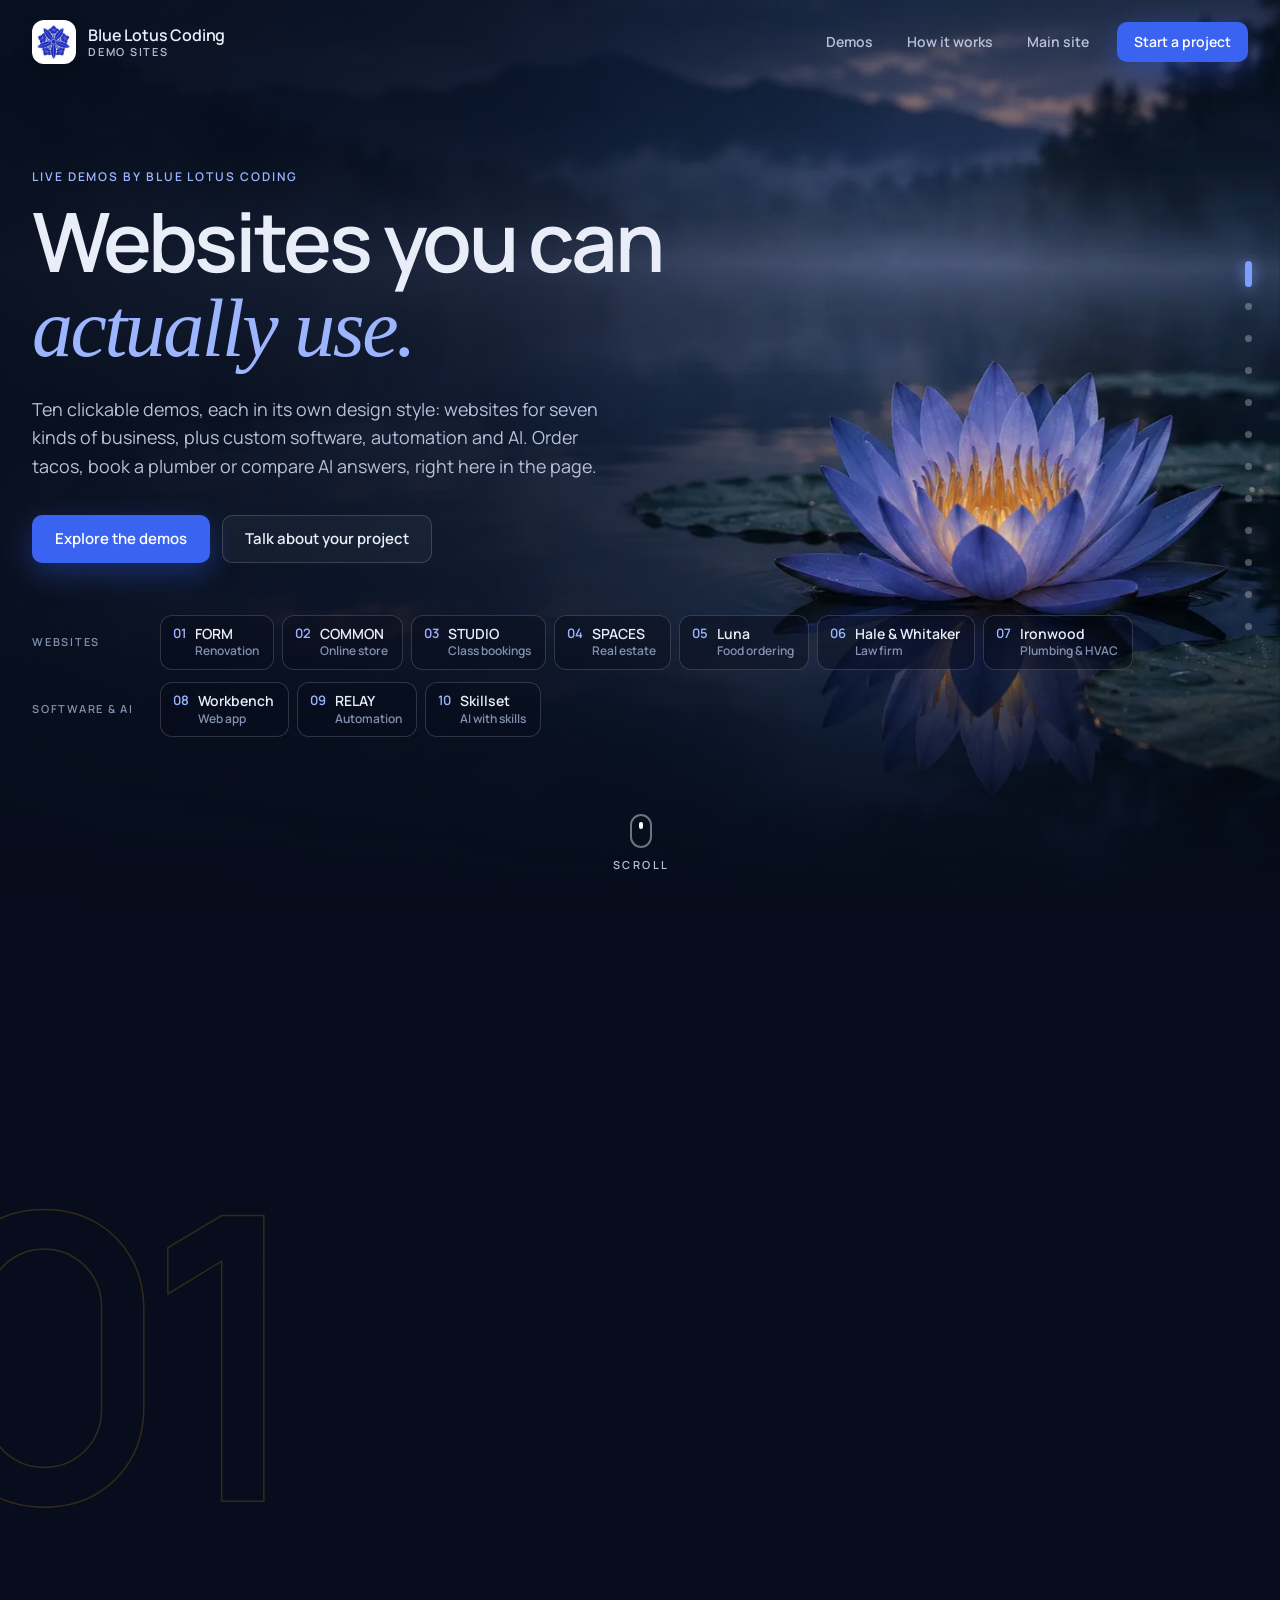
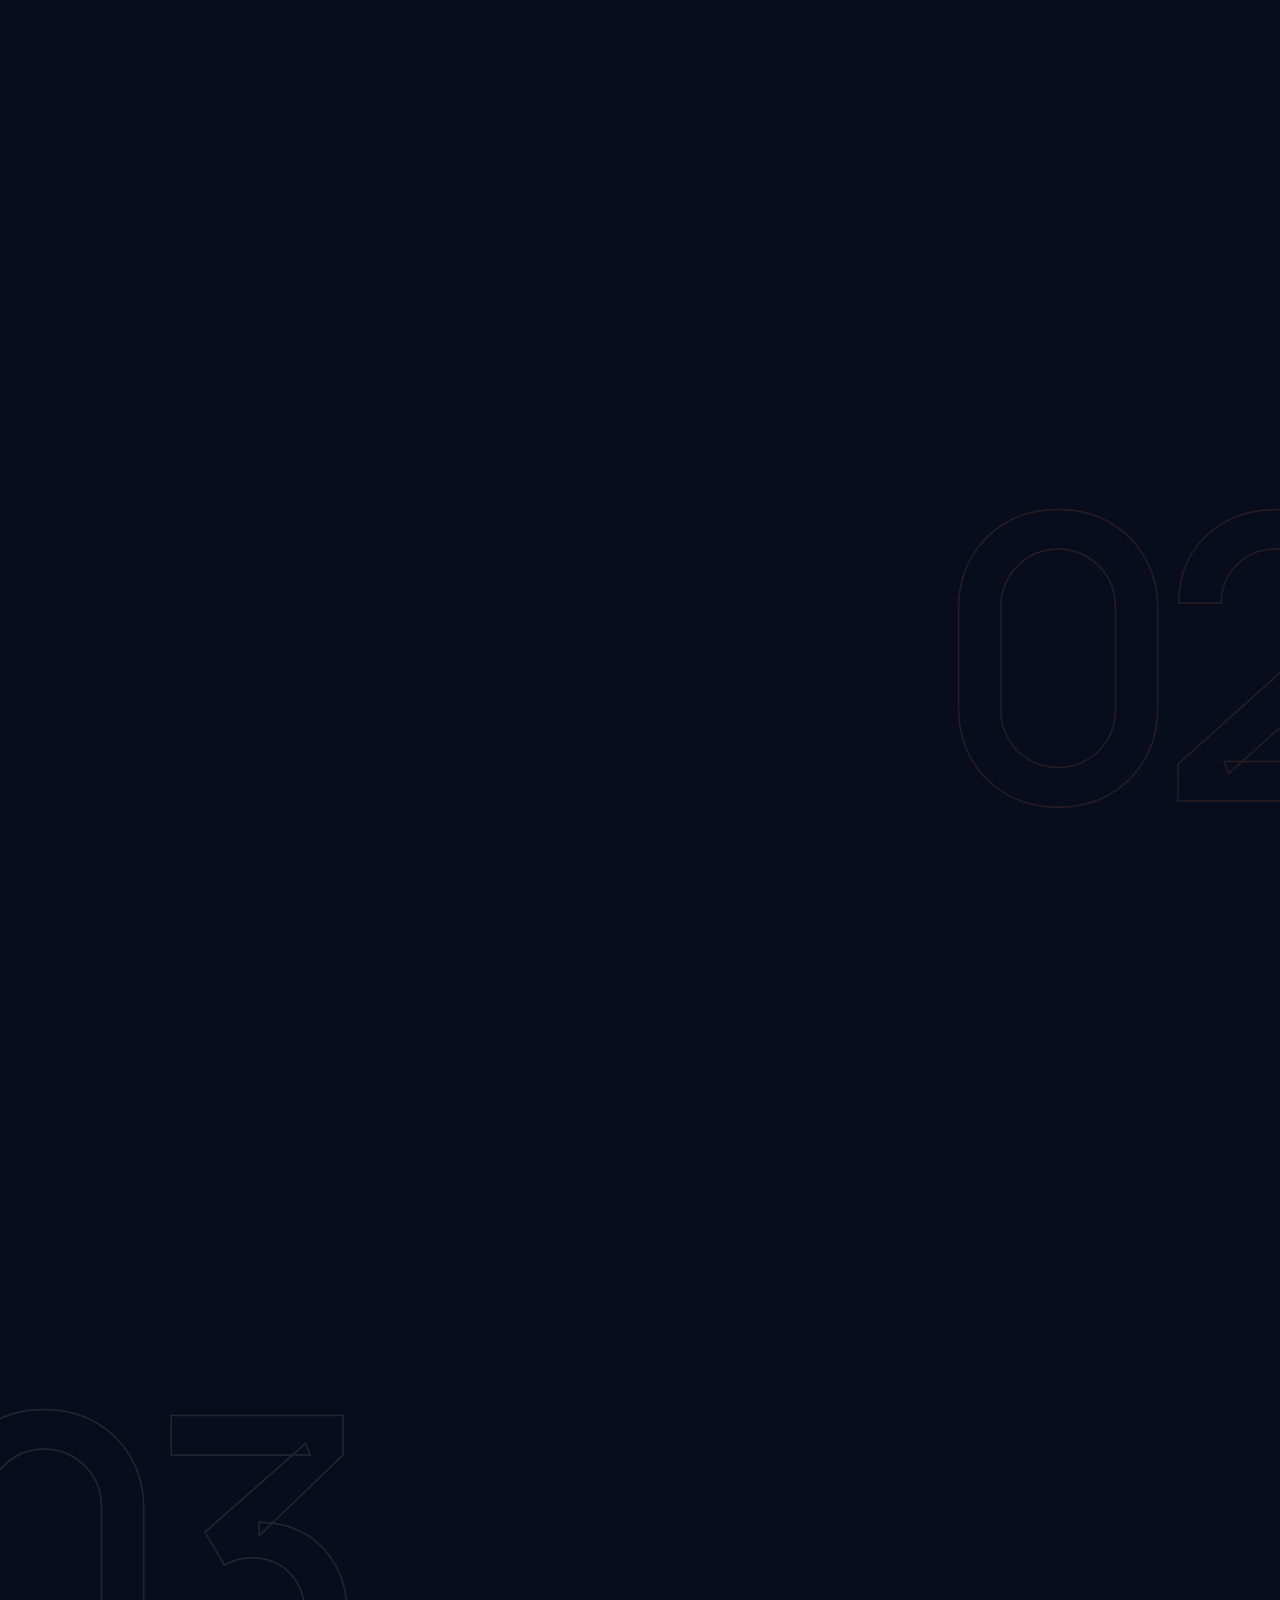
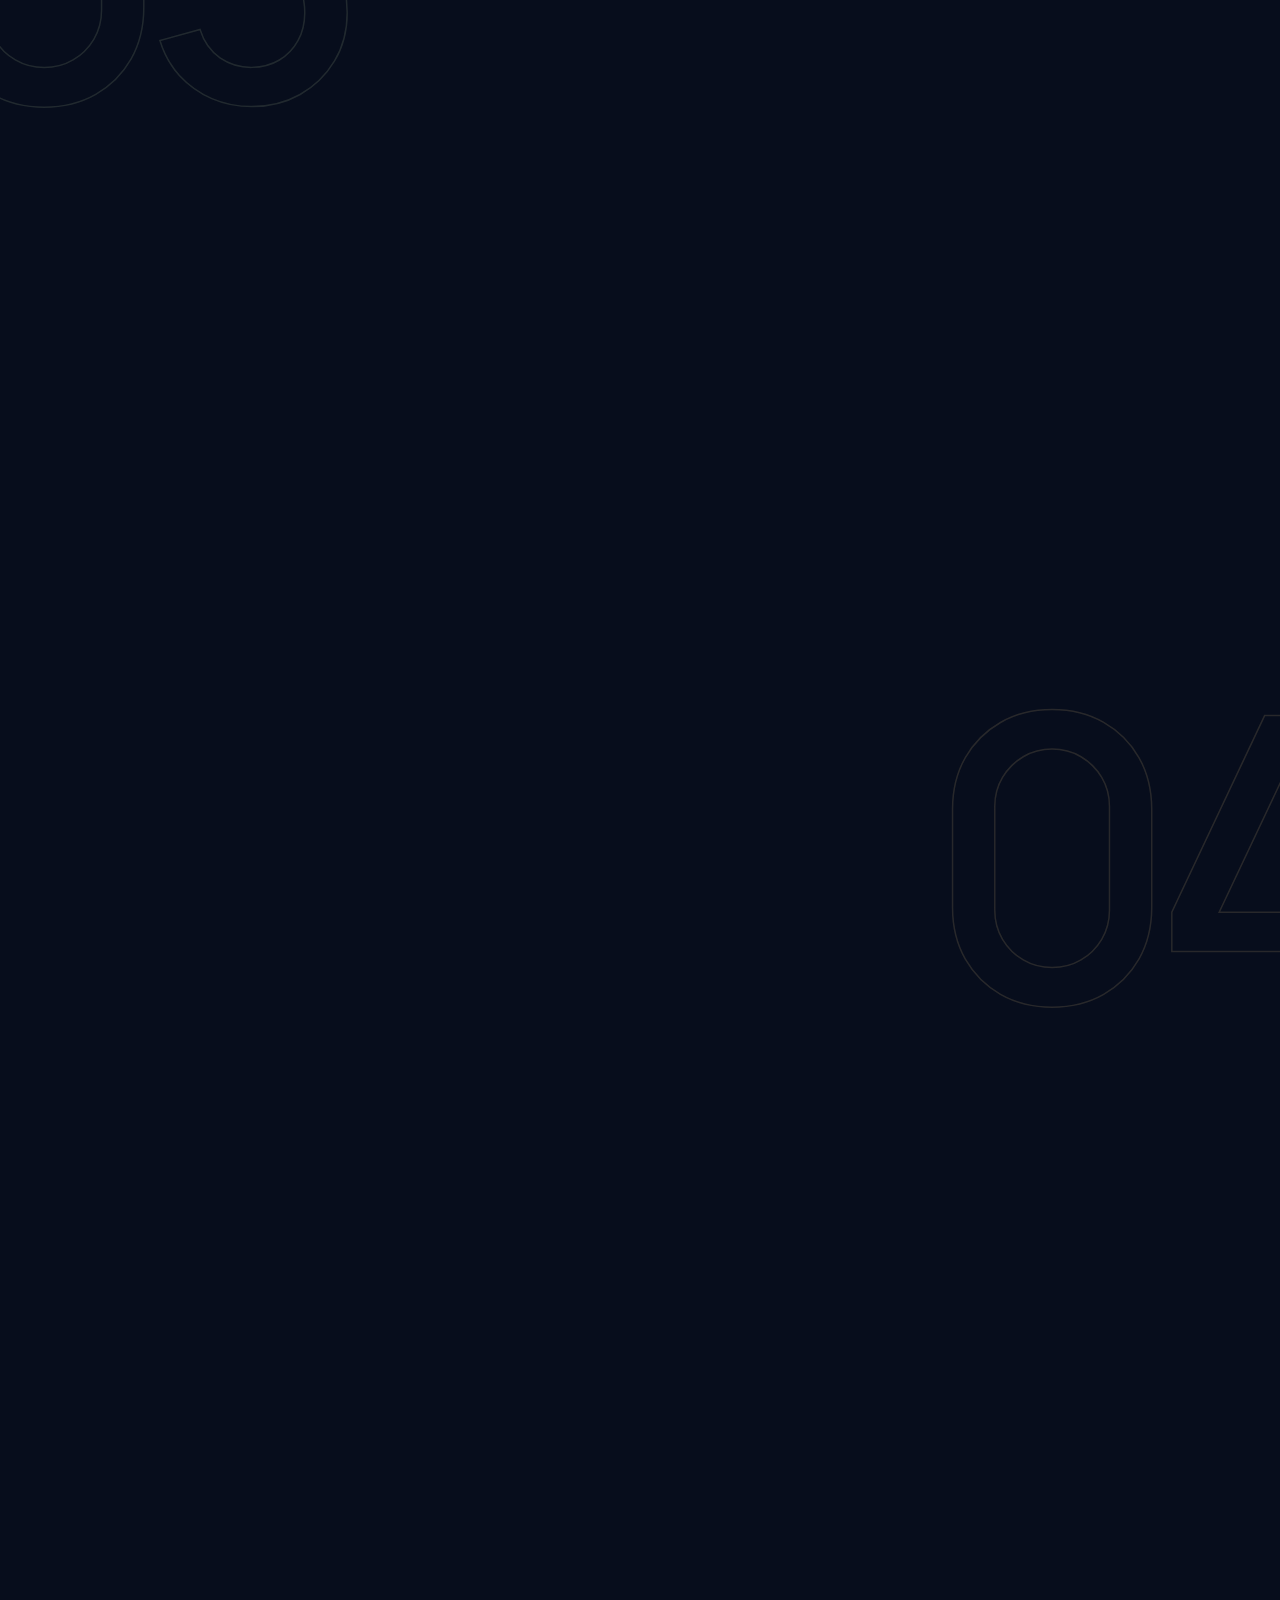
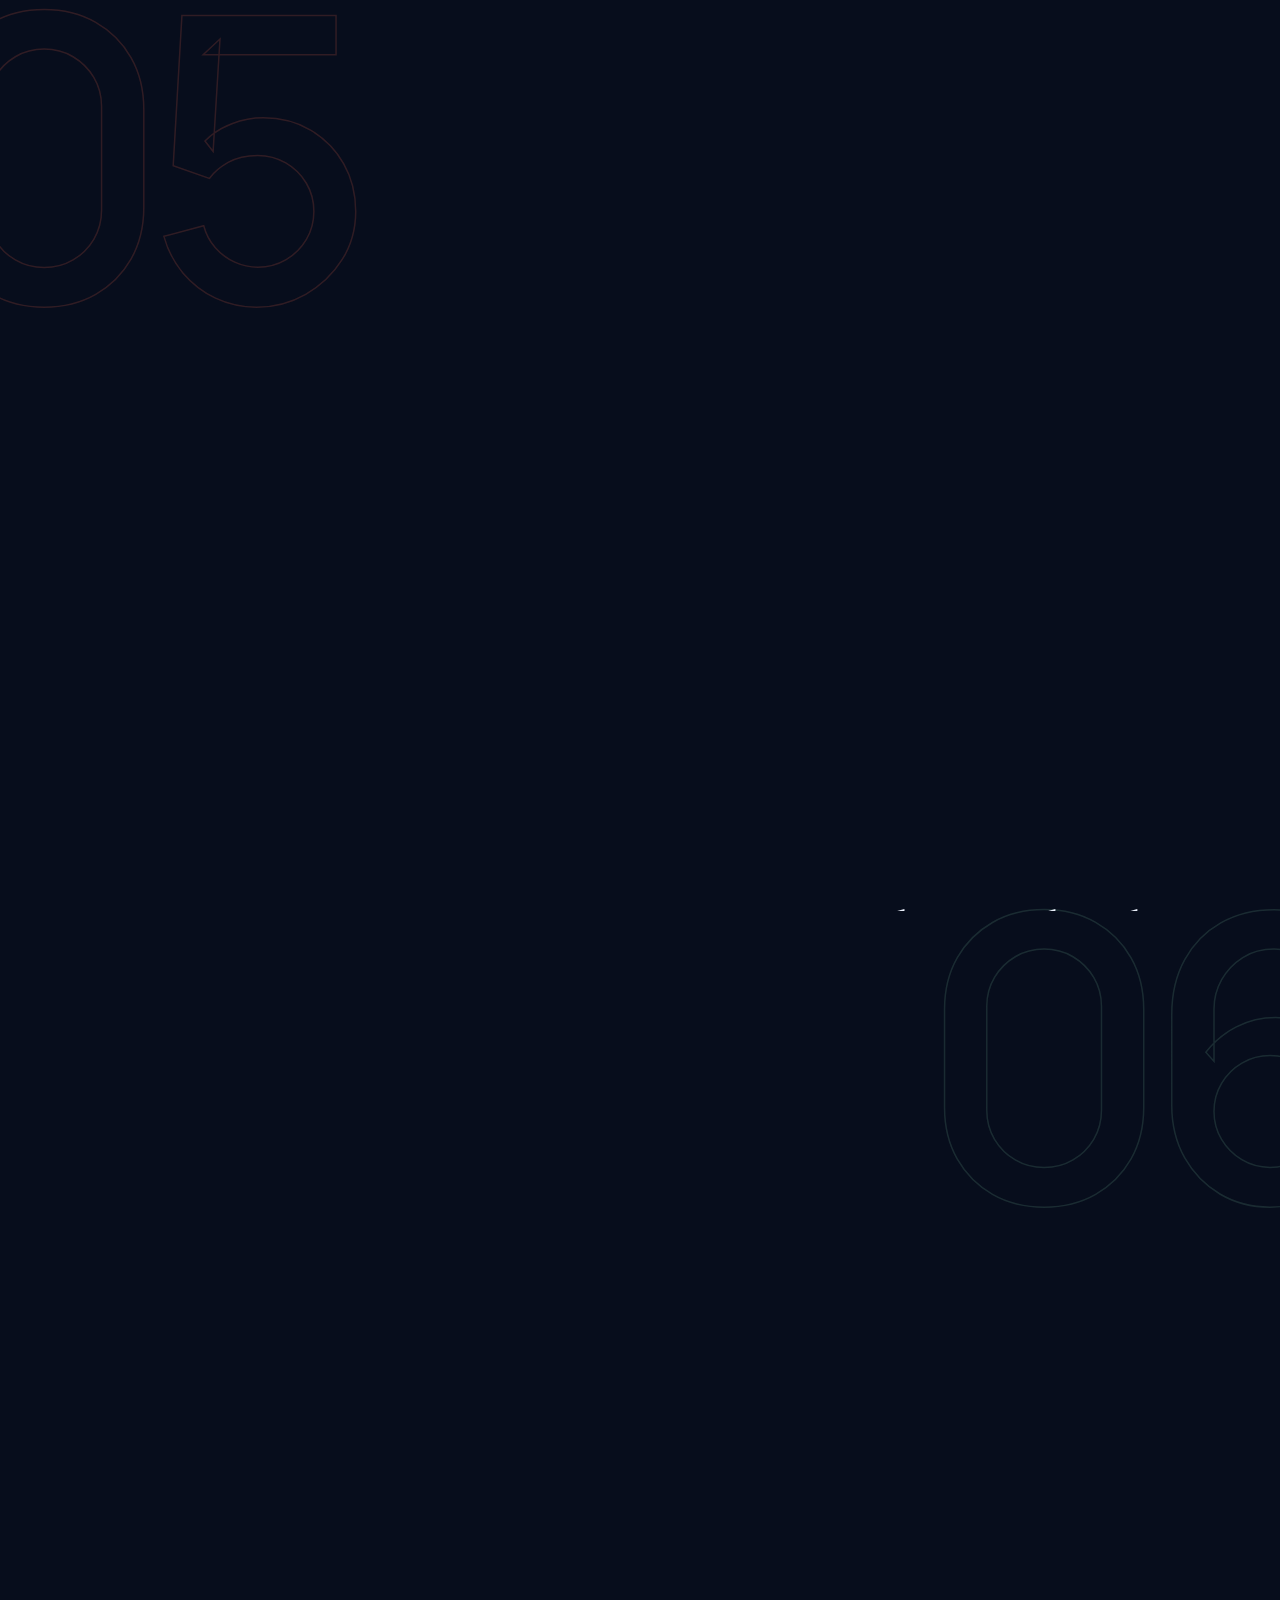
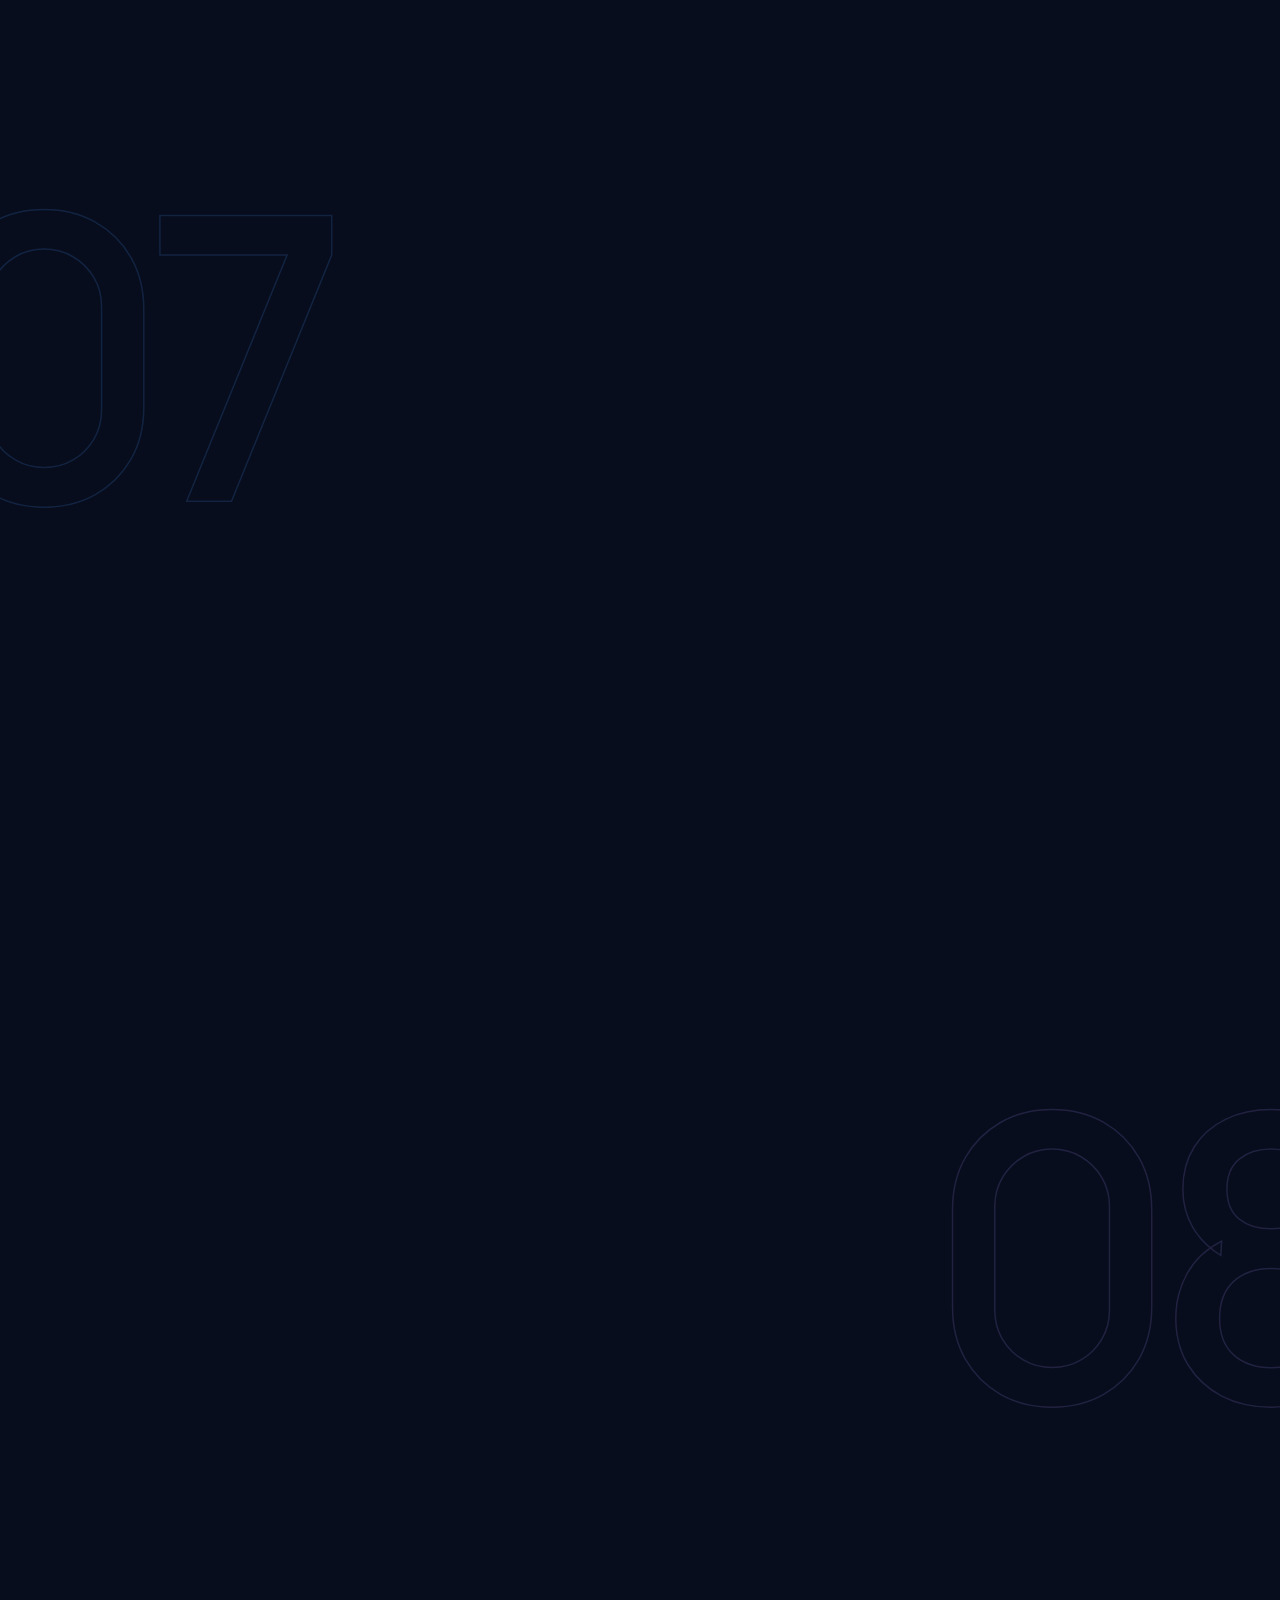
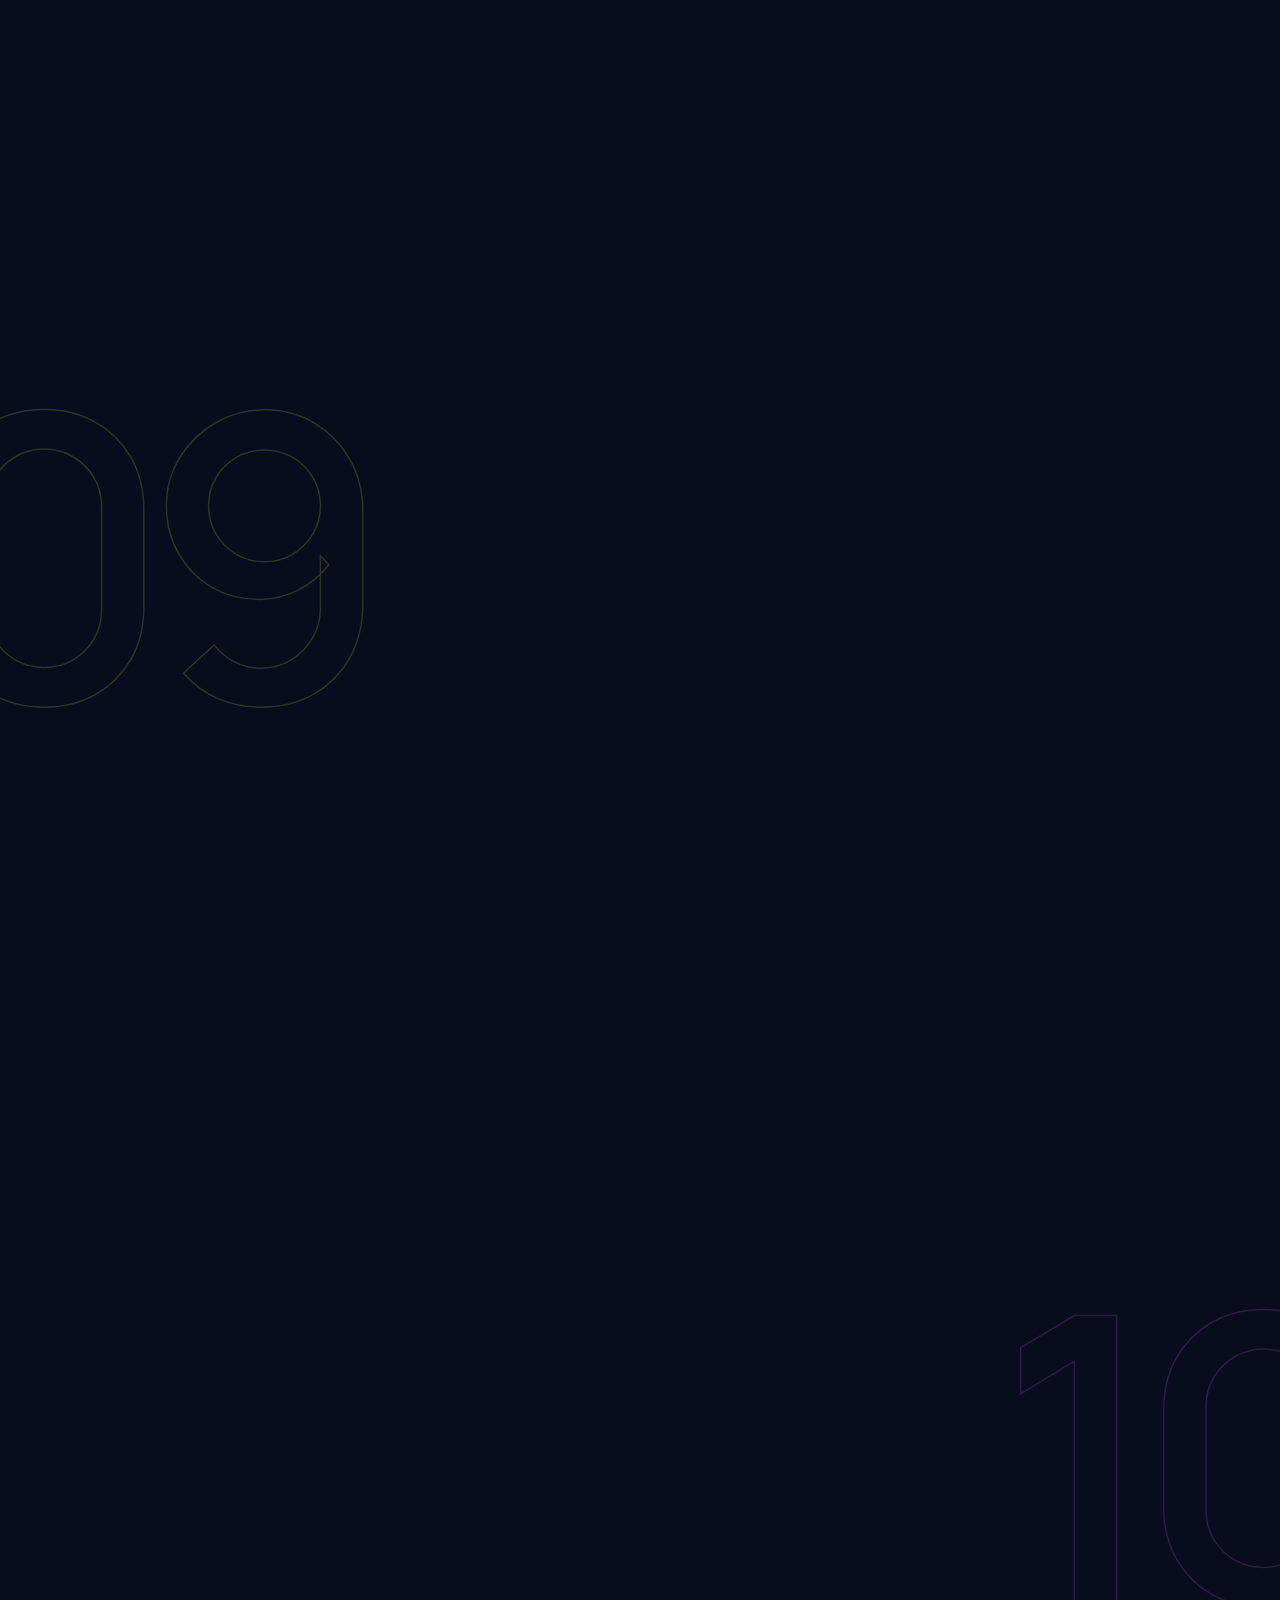
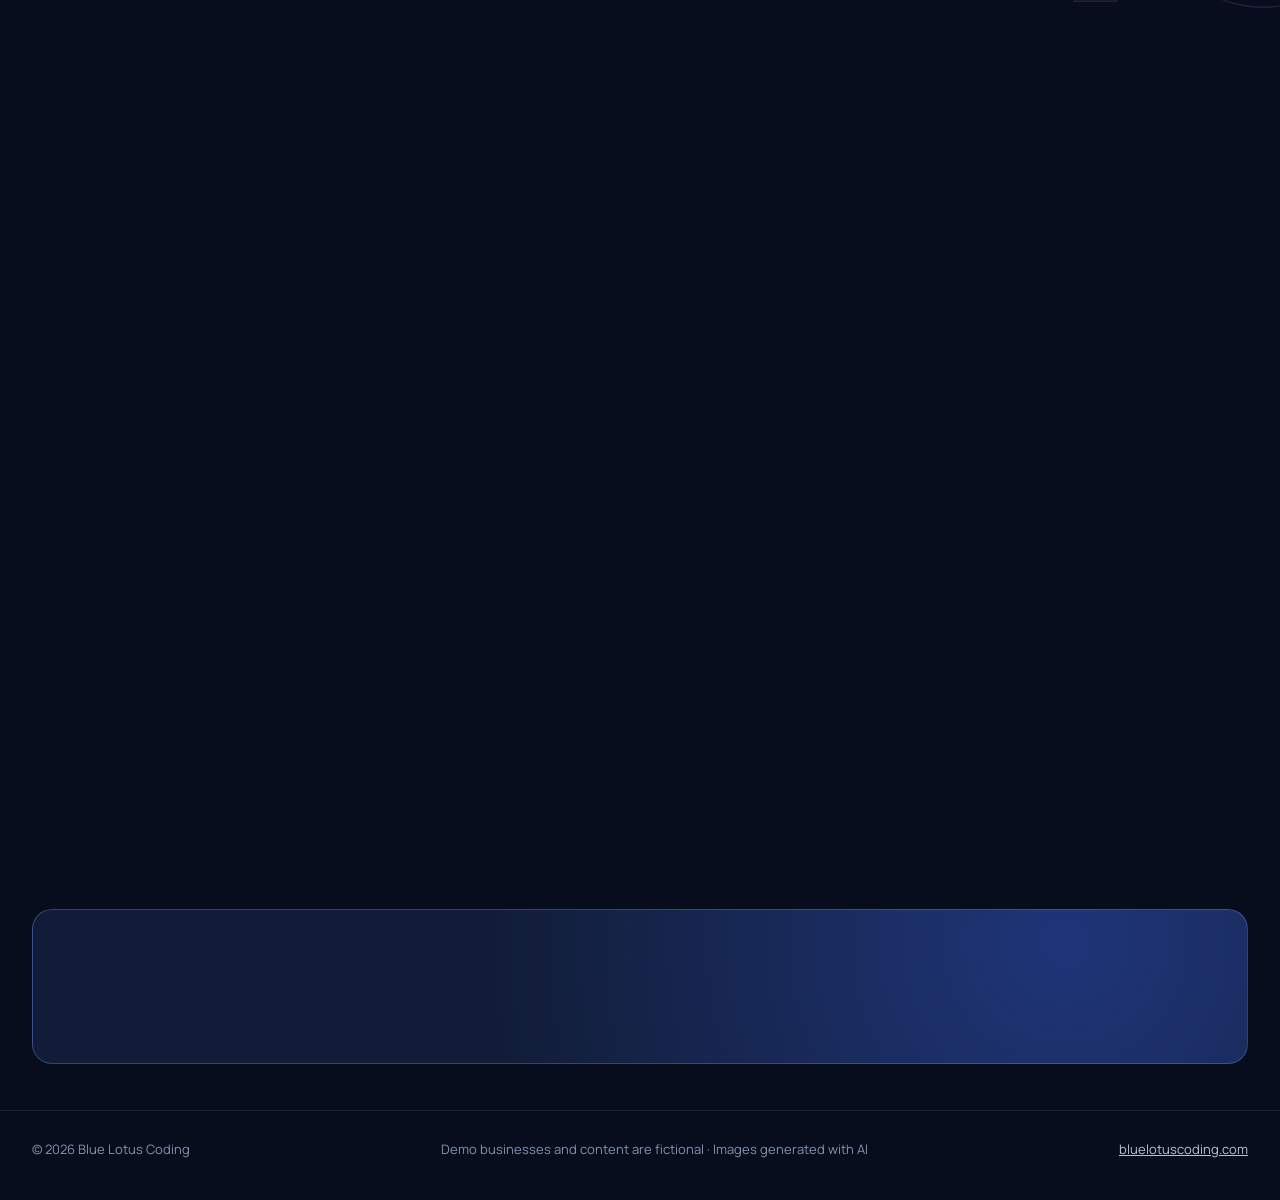
<file: index.html>
<!doctype html>
<html lang="en">
<head>
  <meta charset="utf-8">
  <meta name="viewport" content="width=device-width, initial-scale=1">
  <title>Demo websites — Blue Lotus Coding</title>
  <meta name="description" content="Try ten working demos by Blue Lotus Coding: websites for a renovation studio, a home goods store, a yoga studio, a real estate brokerage, a taquería, a law firm and a plumbing company, plus a project app, a business automation hub and an AI assistant with custom skills.">
  <link rel="canonical" href="https://demo.bluelotuscoding.com/">
  <meta property="og:type" content="website">
  <meta property="og:site_name" content="Blue Lotus Coding">
  <meta property="og:title" content="Demo websites — Blue Lotus Coding">
  <meta property="og:description" content="Ten working demos you can click through: food ordering, service booking, a legal intake, checkout, class bookings, home listings, a project board, business automations and AI with custom skills.">
  <meta property="og:url" content="https://demo.bluelotuscoding.com/">
  <meta property="og:image" content="https://demo.bluelotuscoding.com/shared/og.jpg">
  <meta property="og:image:width" content="1200">
  <meta property="og:image:height" content="630">
  <meta name="twitter:card" content="summary_large_image">
  <meta name="theme-color" content="#070d1c">
  <link rel="icon" href="shared/favicon.png" type="image/png">
  <link rel="apple-touch-icon" href="shared/apple-touch-icon.png">
  <link rel="preload" href="shared/fonts/manrope-semibold.ttf" as="font" type="font/ttf" crossorigin>
  <link rel="stylesheet" href="gallery.css">
  <link rel="preconnect" href="https://fonts.googleapis.com">
  <link rel="preconnect" href="https://fonts.gstatic.com" crossorigin>
  <link rel="stylesheet" href="https://fonts.googleapis.com/css2?family=Archivo:wdth,wght@62..125,800&family=Bodoni+Moda:opsz,wght@6..96,500&family=Bricolage+Grotesque:opsz,wdth,wght@12..96,75..100,800&family=Fraunces:ital,opsz,wght@1,9..144,500&family=Geist:wght@600&family=Instrument+Serif&family=Libre+Caslon+Text&family=Rubik:wght@800&family=Sora:wght@600&family=Space+Grotesk:wght@700&display=swap&text=FORMCOMNSPACEWorkbenchstudioLunaHale%26WitkrIwdRLYSl">
  <script>
    // Entrance animations start hidden; if the gallery script never runs, show everything anyway.
    if (matchMedia('(prefers-reduced-motion: no-preference)').matches) {
      document.documentElement.classList.add('js-motion');
      setTimeout(() => { if (!window.slidesReady) document.documentElement.classList.remove('js-motion'); }, 2500);
    }
  </script>
</head>
<body>
  <a class="skip" href="#demos">Skip to the demos</a>
  <div class="g-ambient" aria-hidden="true"><i></i><i></i></div>
  <div class="g-progress" aria-hidden="true"></div>
  <nav class="g-rail" aria-label="Sections" hidden></nav>

  <header class="g-header">
    <div class="g-wrap g-header-inner">
      <a class="g-brand" href="https://bluelotuscoding.com" aria-label="Blue Lotus Coding main website">
        <span class="g-logo"><img src="shared/logo.webp" alt="" width="34" height="34"></span>
        <span class="g-brand-text">Blue Lotus Coding<small>Demo sites</small></span>
      </a>
      <nav class="g-nav" aria-label="Page">
        <a href="#demos">Demos</a>
        <a href="#about">How it works</a>
        <a href="https://bluelotuscoding.com">Main site</a>
        <a class="g-btn g-btn-primary sm" href="https://bluelotuscoding.com/contact">Start a project</a>
      </nav>
    </div>
  </header>

  <section class="g-hero" id="top" data-slide data-label="Intro" data-reveal="self" style="--accent:#7f9dff" aria-labelledby="hero-title">
    <img class="g-hero-img" src="shared/gallery-hero.webp" alt="" width="1536" height="1024" fetchpriority="high">
    <div class="g-wrap g-hero-inner" data-reveal>
      <p class="g-eyebrow">Live demos by Blue Lotus Coding</p>
      <h1 id="hero-title" class="split">Websites you can <em>actually use.</em></h1>
      <p class="g-lead">Ten clickable demos, each in its own design style: websites for seven kinds of business, plus custom software, automation and AI. Order tacos, book a plumber or compare AI answers, right here in the page.</p>
      <div class="g-hero-actions">
        <a class="g-btn g-btn-primary" href="#demos">Explore the demos</a>
        <a class="g-btn g-btn-ghost" href="https://bluelotuscoding.com/contact">Talk about your project</a>
      </div>
      <div class="g-jump-groups" data-reveal style="--delay:520ms">
        <div class="g-jump-group">
          <p class="g-jump-label" id="jump-sites">Websites</p>
          <ol class="g-jump" aria-labelledby="jump-sites">
            <li><a href="#form"><span>01</span>FORM<small>Renovation</small></a></li>
            <li><a href="#common"><span>02</span>COMMON<small>Online store</small></a></li>
            <li><a href="#studio"><span>03</span>STUDIO<small>Class bookings</small></a></li>
            <li><a href="#spaces"><span>04</span>SPACES<small>Real estate</small></a></li>
            <li><a href="#luna"><span>05</span>Luna<small>Food ordering</small></a></li>
            <li><a href="#hale"><span>06</span>Hale &amp; Whitaker<small>Law firm</small></a></li>
            <li><a href="#ironwood"><span>07</span>Ironwood<small>Plumbing &amp; HVAC</small></a></li>
          </ol>
        </div>
        <div class="g-jump-group">
          <p class="g-jump-label" id="jump-software">Software &amp; AI</p>
          <ol class="g-jump" start="8" aria-labelledby="jump-software">
            <li><a href="#workbench"><span>08</span>Workbench<small>Web app</small></a></li>
            <li><a href="#relay"><span>09</span>RELAY<small>Automation</small></a></li>
            <li><a href="#skillset"><span>10</span>Skillset<small>AI with skills</small></a></li>
          </ol>
        </div>
      </div>
    </div>
    <a class="g-scroll-cue" href="#demos" aria-label="Scroll to the demos"><span class="g-mouse" aria-hidden="true"></span>Scroll</a>
  </section>

  <main class="g-demos" id="demos" tabindex="-1" aria-labelledby="demos-title">
    <div class="g-wrap">
      <h2 class="visually-hidden" id="demos-title">The demos</h2>

      <article class="demo" id="form" data-slide data-label="FORM" style="--accent:#ffc81a" data-name="FORM" data-kind="Renovation &amp; interiors studio" data-src="form/" aria-labelledby="form-name">
        <div class="demo-info" data-reveal>
          <p class="demo-num"><span>01</span>Service business</p>
          <h3 class="demo-name split" id="form-name">FORM</h3>
          <p class="demo-kind">Renovation &amp; interiors studio</p>
          <p class="demo-why">Bold and industrial, like a builder’s spec sheet: condensed capitals, hard edges and a safety-yellow accent. Finished rooms do the selling, and a three-step estimate is the one clear next step.</p>
          <p class="demo-style"><span class="swatches" aria-hidden="true"><i style="--c:#121212"></i><i style="--c:#efede6"></i><i style="--c:#ffc81a"></i></span><span>Bold industrial<small>Archivo Condensed · ink, paper, yellow</small></span></p>
          <ul class="demo-try" aria-label="Things to try in FORM">
            <li>Get a three-step project estimate</li>
            <li>Filter past projects by room</li>
            <li>Read a full project story</li>
          </ul>
          <div class="demo-actions">
            <a class="g-btn g-btn-primary" href="form/" target="_blank" rel="noopener">View website <span aria-hidden="true">↗</span></a>
            <button class="g-btn g-btn-ghost" type="button" data-fullscreen>Fullscreen</button>
          </div>
        </div>
        <div class="demo-preview" data-reveal="self">
          <div class="chrome">
            <span class="dots" aria-hidden="true"><i></i><i></i><i></i></span>
            <span class="url">demo.bluelotuscoding.com/form/</span>
            <div class="seg" role="group" aria-label="FORM preview size"><button type="button" data-view="desktop" aria-pressed="true">Desktop</button><button type="button" data-view="mobile" aria-pressed="false">Mobile</button></div>
          </div>
          <div class="stage" data-view="desktop">
            <div class="device" inert><iframe title="FORM demo website" data-src="form/" loading="lazy" sandbox="allow-scripts allow-forms allow-modals allow-popups allow-popups-to-escape-sandbox" referrerpolicy="no-referrer"></iframe></div>
            <button class="activate" type="button" data-activate><span>Click to explore FORM</span></button>
            <button class="deactivate" type="button" data-deactivate hidden>Done exploring</button>
          </div>
        </div>
      </article>

      <article class="demo" id="common" data-slide data-label="COMMON" style="--accent:#e06a44" data-name="COMMON" data-kind="Home goods store" data-src="common/" aria-labelledby="common-name">
        <div class="demo-info" data-reveal>
          <p class="demo-num"><span>02</span>E-commerce</p>
          <h3 class="demo-name split" id="common-name">COMMON</h3>
          <p class="demo-kind">Ceramics, linen &amp; glass store</p>
          <p class="demo-why">A modern editorial shop: a magazine-style cover, a big italic serif and hairline product grids in white, ink and rust. A slide-out bag keeps shoppers browsing, and checkout is never more than three steps away.</p>
          <p class="demo-style"><span class="swatches" aria-hidden="true"><i style="--c:#ffffff"></i><i style="--c:#151412"></i><i style="--c:#a9472a"></i></span><span>Modern editorial<small>Instrument Serif · white, ink, rust</small></span></p>
          <ul class="demo-try" aria-label="Things to try in COMMON">
            <li>Pick a size or color and add to bag</li>
            <li>Watch the free-shipping bar fill up</li>
            <li>Place a demo order (no payment)</li>
          </ul>
          <div class="demo-actions">
            <a class="g-btn g-btn-primary" href="common/" target="_blank" rel="noopener">View website <span aria-hidden="true">↗</span></a>
            <button class="g-btn g-btn-ghost" type="button" data-fullscreen>Fullscreen</button>
          </div>
        </div>
        <div class="demo-preview" data-reveal="self">
          <div class="chrome">
            <span class="dots" aria-hidden="true"><i></i><i></i><i></i></span>
            <span class="url">demo.bluelotuscoding.com/common/</span>
            <div class="seg" role="group" aria-label="COMMON preview size"><button type="button" data-view="desktop" aria-pressed="true">Desktop</button><button type="button" data-view="mobile" aria-pressed="false">Mobile</button></div>
          </div>
          <div class="stage" data-view="desktop">
            <div class="device" inert><iframe title="COMMON demo store" data-src="common/" loading="lazy" sandbox="allow-scripts allow-forms allow-modals allow-popups allow-popups-to-escape-sandbox" referrerpolicy="no-referrer"></iframe></div>
            <button class="activate" type="button" data-activate><span>Click to explore COMMON</span></button>
            <button class="deactivate" type="button" data-deactivate hidden>Done exploring</button>
          </div>
        </div>
      </article>

      <article class="demo" id="studio" data-slide data-label="STUDIO" style="--accent:#a3b78f" data-name="STUDIO" data-kind="Yoga &amp; breathwork studio" data-src="studio/" aria-labelledby="studio-name">
        <div class="demo-info" data-reveal>
          <p class="demo-num"><span>03</span>Bookings</p>
          <h3 class="demo-name split" id="studio-name">STUDIO</h3>
          <p class="demo-kind">Yoga &amp; breathwork studio</p>
          <p class="demo-why">Soft and organic: warm cream, sage and blush, rounded arches and a gentle serif. Built around the schedule, so members find the next open class in one tap and change plans without calling the front desk.</p>
          <p class="demo-style"><span class="swatches" aria-hidden="true"><i style="--c:#f5efe6"></i><i style="--c:#6f7f5e"></i><i style="--c:#efcdbb"></i></span><span>Soft organic<small>Fraunces · cream, sage, blush</small></span></p>
          <ul class="demo-try" aria-label="Things to try in STUDIO">
            <li>Book a class from the live two-week schedule</li>
            <li>Buy a 10-class pack and use a credit</li>
            <li>Reschedule or cancel from My bookings</li>
          </ul>
          <div class="demo-actions">
            <a class="g-btn g-btn-primary" href="studio/" target="_blank" rel="noopener">View website <span aria-hidden="true">↗</span></a>
            <button class="g-btn g-btn-ghost" type="button" data-fullscreen>Fullscreen</button>
          </div>
        </div>
        <div class="demo-preview" data-reveal="self">
          <div class="chrome">
            <span class="dots" aria-hidden="true"><i></i><i></i><i></i></span>
            <span class="url">demo.bluelotuscoding.com/studio/</span>
            <div class="seg" role="group" aria-label="STUDIO preview size"><button type="button" data-view="desktop" aria-pressed="true">Desktop</button><button type="button" data-view="mobile" aria-pressed="false">Mobile</button></div>
          </div>
          <div class="stage" data-view="desktop">
            <div class="device" inert><iframe title="STUDIO demo booking website" data-src="studio/" loading="lazy" sandbox="allow-scripts allow-forms allow-modals allow-popups allow-popups-to-escape-sandbox" referrerpolicy="no-referrer"></iframe></div>
            <button class="activate" type="button" data-activate><span>Click to explore STUDIO</span></button>
            <button class="deactivate" type="button" data-deactivate hidden>Done exploring</button>
          </div>
        </div>
      </article>

      <article class="demo" id="spaces" data-slide data-label="SPACES" style="--accent:#d1b27a" data-name="SPACES" data-kind="Real estate brokerage" data-src="spaces/" aria-labelledby="spaces-name">
        <div class="demo-info" data-reveal>
          <p class="demo-num"><span>04</span>Listings &amp; leads</p>
          <h3 class="demo-name split" id="spaces-name">SPACES</h3>
          <p class="demo-kind">Real estate brokerage</p>
          <p class="demo-why">Dark luxury for high-end homes: black and ivory with gold details and a fashion-magazine serif. Buyers filter homes in seconds, then each listing sells itself with a full-screen gallery, a payment calculator and a quick viewing request.</p>
          <p class="demo-style"><span class="swatches" aria-hidden="true"><i style="--c:#0d0d0b"></i><i style="--c:#f3eee4"></i><i style="--c:#c9a96a"></i></span><span>Dark luxury<small>Bodoni Moda · black, ivory, gold</small></span></p>
          <ul class="demo-try" aria-label="Things to try in SPACES">
            <li>Search, filter and save homes</li>
            <li>Open a listing's photo gallery</li>
            <li>Get an instant home valuation</li>
          </ul>
          <div class="demo-actions">
            <a class="g-btn g-btn-primary" href="spaces/" target="_blank" rel="noopener">View website <span aria-hidden="true">↗</span></a>
            <button class="g-btn g-btn-ghost" type="button" data-fullscreen>Fullscreen</button>
          </div>
        </div>
        <div class="demo-preview" data-reveal="self">
          <div class="chrome">
            <span class="dots" aria-hidden="true"><i></i><i></i><i></i></span>
            <span class="url">demo.bluelotuscoding.com/spaces/</span>
            <div class="seg" role="group" aria-label="SPACES preview size"><button type="button" data-view="desktop" aria-pressed="true">Desktop</button><button type="button" data-view="mobile" aria-pressed="false">Mobile</button></div>
          </div>
          <div class="stage" data-view="desktop">
            <div class="device" inert><iframe title="SPACES demo real estate website" data-src="spaces/" loading="lazy" sandbox="allow-scripts allow-forms allow-modals allow-popups allow-popups-to-escape-sandbox" referrerpolicy="no-referrer"></iframe></div>
            <button class="activate" type="button" data-activate><span>Click to explore SPACES</span></button>
            <button class="deactivate" type="button" data-deactivate hidden>Done exploring</button>
          </div>
        </div>
      </article>

      <article class="demo" id="luna" data-slide data-label="Luna" style="--accent:#ff6a4d" data-name="Luna" data-kind="Taquería with online ordering" data-src="luna/" aria-labelledby="luna-name">
        <div class="demo-info" data-reveal>
          <p class="demo-num"><span>05</span>Food ordering</p>
          <h3 class="demo-name split" id="luna-name">Luna</h3>
          <p class="demo-kind">Taquería · delivery &amp; pickup</p>
          <p class="demo-why">Bold and joyful, like a menu you want to eat: chunky Bricolage Grotesque, chili red and marigold, sticker badges and big food photography. Customize a dish, watch the cart do the math, then follow the order to the door.</p>
          <p class="demo-style"><span class="swatches" aria-hidden="true"><i style="--c:#e5412d"></i><i style="--c:#fff4e6"></i><i style="--c:#ffb22e"></i><i style="--c:#1f4d3a"></i></span><span>Bold &amp; playful<small>Bricolage Grotesque · chili, cream, marigold</small></span></p>
          <ul class="demo-try" aria-label="Things to try in Luna">
            <li>Customize tacos and add them to the order</li>
            <li>Check delivery by ZIP and pick a tip</li>
            <li>Place a demo order and track it live</li>
          </ul>
          <div class="demo-actions">
            <a class="g-btn g-btn-primary" href="luna/" target="_blank" rel="noopener">View website <span aria-hidden="true">↗</span></a>
            <button class="g-btn g-btn-ghost" type="button" data-fullscreen>Fullscreen</button>
          </div>
        </div>
        <div class="demo-preview" data-reveal="self">
          <div class="chrome">
            <span class="dots" aria-hidden="true"><i></i><i></i><i></i></span>
            <span class="url">demo.bluelotuscoding.com/luna/</span>
            <div class="seg" role="group" aria-label="Luna preview size"><button type="button" data-view="desktop" aria-pressed="true">Desktop</button><button type="button" data-view="mobile" aria-pressed="false">Mobile</button></div>
          </div>
          <div class="stage" data-view="desktop">
            <div class="device" inert><iframe title="Luna demo website" data-src="luna/" loading="lazy" sandbox="allow-scripts allow-forms allow-modals allow-popups allow-popups-to-escape-sandbox" referrerpolicy="no-referrer"></iframe></div>
            <button class="activate" type="button" data-activate><span>Click to explore Luna</span></button>
            <button class="deactivate" type="button" data-deactivate hidden>Done exploring</button>
          </div>
        </div>
      </article>

      <article class="demo" id="hale" data-slide data-label="Hale &amp; Whitaker" style="--accent:#7cc4a0" data-name="Hale &amp; Whitaker" data-kind="Law firm" data-src="hale/" aria-labelledby="hale-name">
        <div class="demo-info" data-reveal>
          <p class="demo-num"><span>06</span>Professional services</p>
          <h3 class="demo-name split" id="hale-name">Hale &amp; Whitaker</h3>
          <p class="demo-kind">Personal injury, family &amp; estate law firm</p>
          <p class="demo-why">Quiet authority for a law firm: a Caslon serif, forest green, parchment and brass hairlines. Plain-English practice pages build trust, and a guided case evaluation turns a stressful moment into a booked consultation.</p>
          <p class="demo-style"><span class="swatches" aria-hidden="true"><i style="--c:#16302b"></i><i style="--c:#f6f1e7"></i><i style="--c:#b08d57"></i></span><span>Classic authority<small>Libre Caslon · forest, parchment, brass</small></span></p>
          <ul class="demo-try" aria-label="Things to try in Hale &amp; Whitaker">
            <li>Start a free case evaluation</li>
            <li>Book a consultation with an attorney</li>
            <li>Estimate a contingency fee</li>
          </ul>
          <div class="demo-actions">
            <a class="g-btn g-btn-primary" href="hale/" target="_blank" rel="noopener">View website <span aria-hidden="true">↗</span></a>
            <button class="g-btn g-btn-ghost" type="button" data-fullscreen>Fullscreen</button>
          </div>
        </div>
        <div class="demo-preview" data-reveal="self">
          <div class="chrome">
            <span class="dots" aria-hidden="true"><i></i><i></i><i></i></span>
            <span class="url">demo.bluelotuscoding.com/hale/</span>
            <div class="seg" role="group" aria-label="Hale &amp; Whitaker preview size"><button type="button" data-view="desktop" aria-pressed="true">Desktop</button><button type="button" data-view="mobile" aria-pressed="false">Mobile</button></div>
          </div>
          <div class="stage" data-view="desktop">
            <div class="device" inert><iframe title="Hale &amp; Whitaker demo website" data-src="hale/" loading="lazy" sandbox="allow-scripts allow-forms allow-modals allow-popups allow-popups-to-escape-sandbox" referrerpolicy="no-referrer"></iframe></div>
            <button class="activate" type="button" data-activate><span>Click to explore Hale &amp; Whitaker</span></button>
            <button class="deactivate" type="button" data-deactivate hidden>Done exploring</button>
          </div>
        </div>
      </article>

      <article class="demo" id="ironwood" data-slide data-label="Ironwood" style="--accent:#4d94ff" data-name="Ironwood" data-kind="Plumbing &amp; HVAC company" data-src="ironwood/" aria-labelledby="ironwood-name">
        <div class="demo-info" data-reveal>
          <p class="demo-num"><span>07</span>Home services</p>
          <h3 class="demo-name split" id="ironwood-name">Ironwood</h3>
          <p class="demo-kind">Plumbing, heating &amp; air company</p>
          <p class="demo-why">Friendly and rugged for the trades: heavy Rubik type, navy and service blue, with safety orange for anything urgent. Every screen leads to one thing, book a visit or call now, with upfront prices before anyone rolls a truck.</p>
          <p class="demo-style"><span class="swatches" aria-hidden="true"><i style="--c:#0d1b33"></i><i style="--c:#1f6fff"></i><i style="--c:#ff7a1a"></i></span><span>Rugged &amp; friendly<small>Rubik · navy, service blue, safety orange</small></span></p>
          <ul class="demo-try" aria-label="Things to try in Ironwood">
            <li>Book a service visit in five steps</li>
            <li>Track the technician on the way</li>
            <li>Price a job with the estimator</li>
          </ul>
          <div class="demo-actions">
            <a class="g-btn g-btn-primary" href="ironwood/" target="_blank" rel="noopener">View website <span aria-hidden="true">↗</span></a>
            <button class="g-btn g-btn-ghost" type="button" data-fullscreen>Fullscreen</button>
          </div>
        </div>
        <div class="demo-preview" data-reveal="self">
          <div class="chrome">
            <span class="dots" aria-hidden="true"><i></i><i></i><i></i></span>
            <span class="url">demo.bluelotuscoding.com/ironwood/</span>
            <div class="seg" role="group" aria-label="Ironwood preview size"><button type="button" data-view="desktop" aria-pressed="true">Desktop</button><button type="button" data-view="mobile" aria-pressed="false">Mobile</button></div>
          </div>
          <div class="stage" data-view="desktop">
            <div class="device" inert><iframe title="Ironwood demo website" data-src="ironwood/" loading="lazy" sandbox="allow-scripts allow-forms allow-modals allow-popups allow-popups-to-escape-sandbox" referrerpolicy="no-referrer"></iframe></div>
            <button class="activate" type="button" data-activate><span>Click to explore Ironwood</span></button>
            <button class="deactivate" type="button" data-deactivate hidden>Done exploring</button>
          </div>
        </div>
      </article>

      <article class="demo" id="workbench" data-slide data-label="Workbench" style="--accent:#a78bfa" data-name="Workbench" data-kind="Project management web app" data-src="workbench/" data-app aria-labelledby="workbench-name">
        <div class="demo-info" data-reveal>
          <p class="demo-num"><span>08</span>Custom web app</p>
          <h3 class="demo-name split" id="workbench-name">Workbench</h3>
          <p class="demo-kind">Project management web app</p>
          <p class="demo-why">Software, not just websites, in a crisp product style: neutral zinc, black actions, a violet accent and mono details, in light and dark mode. A dashboard, drag-and-drop board, task details and file uploads: the core of a real SaaS product.</p>
          <p class="demo-style"><span class="swatches" aria-hidden="true"><i style="--c:#fafafa"></i><i style="--c:#18181b"></i><i style="--c:#7c3aed"></i></span><span>Crisp product UI<small>Geist · zinc, black, violet</small></span></p>
          <ul class="demo-try" aria-label="Things to try in Workbench">
            <li>Drag a task to another column</li>
            <li>Open a task and tick off its checklist</li>
            <li>Press N to create a task, then try dark mode</li>
          </ul>
          <div class="demo-actions">
            <a class="g-btn g-btn-primary" href="workbench/" target="_blank" rel="noopener">View app <span aria-hidden="true">↗</span></a>
            <button class="g-btn g-btn-ghost" type="button" data-fullscreen>Fullscreen</button>
          </div>
        </div>
        <div class="demo-preview" data-reveal="self">
          <div class="chrome">
            <span class="dots" aria-hidden="true"><i></i><i></i><i></i></span>
            <span class="url">demo.bluelotuscoding.com/workbench/</span>
            <div class="seg" role="group" aria-label="Workbench preview size"><button type="button" data-view="desktop" aria-pressed="true">Desktop</button><button type="button" data-view="mobile" aria-pressed="false">Mobile</button></div>
          </div>
          <div class="stage" data-view="desktop">
            <div class="device" inert><iframe title="Workbench demo web app" data-src="workbench/" loading="lazy" sandbox="allow-scripts allow-forms allow-modals allow-popups allow-popups-to-escape-sandbox" referrerpolicy="no-referrer"></iframe></div>
            <button class="activate" type="button" data-activate><span>Click to explore Workbench</span></button>
            <button class="deactivate" type="button" data-deactivate hidden>Done exploring</button>
          </div>
        </div>
      </article>

      <article class="demo" id="relay" data-slide data-label="RELAY" style="--accent:#c6ff3d" data-name="RELAY" data-kind="Business automation hub" data-src="relay/" data-app aria-labelledby="relay-name">
        <div class="demo-info" data-reveal>
          <p class="demo-num"><span>09</span>Business automation</p>
          <h3 class="demo-name split" id="relay-name">RELAY</h3>
          <p class="demo-kind">Automation hub for a service business</p>
          <p class="demo-why">Custom software for the back office, in a black and electric-lime ops console. The automations that run a plumbing company: text back missed calls, chase unpaid invoices, ask for reviews. Run a flow and watch every step fire.</p>
          <p class="demo-style"><span class="swatches" aria-hidden="true"><i style="--c:#0b0d0c"></i><i style="--c:#c6ff3d"></i><i style="--c:#3dd6ff"></i></span><span>Technical console<small>Space Grotesk + JetBrains Mono · black, lime, cyan</small></span></p>
          <ul class="demo-try" aria-label="Things to try in RELAY">
            <li>Run a test and watch each step fire</li>
            <li>Edit a text template, then run it again</li>
            <li>Estimate hours saved with the calculator</li>
          </ul>
          <div class="demo-actions">
            <a class="g-btn g-btn-primary" href="relay/" target="_blank" rel="noopener">View app <span aria-hidden="true">↗</span></a>
            <button class="g-btn g-btn-ghost" type="button" data-fullscreen>Fullscreen</button>
          </div>
        </div>
        <div class="demo-preview" data-reveal="self">
          <div class="chrome">
            <span class="dots" aria-hidden="true"><i></i><i></i><i></i></span>
            <span class="url">demo.bluelotuscoding.com/relay/</span>
            <div class="seg" role="group" aria-label="RELAY preview size"><button type="button" data-view="desktop" aria-pressed="true">Desktop</button><button type="button" data-view="mobile" aria-pressed="false">Mobile</button></div>
          </div>
          <div class="stage" data-view="desktop">
            <div class="device" inert><iframe title="RELAY demo web app" data-src="relay/" loading="lazy" sandbox="allow-scripts allow-forms allow-modals allow-popups allow-popups-to-escape-sandbox" referrerpolicy="no-referrer"></iframe></div>
            <button class="activate" type="button" data-activate><span>Click to explore RELAY</span></button>
            <button class="deactivate" type="button" data-deactivate hidden>Done exploring</button>
          </div>
        </div>
      </article>

      <article class="demo" id="skillset" data-slide data-label="Skillset" style="--accent:#d46bff" data-name="Skillset" data-kind="AI with custom skills" data-src="skillset/" data-app aria-labelledby="skillset-name">
        <div class="demo-info" data-reveal>
          <p class="demo-num"><span>10</span>AI automation</p>
          <h3 class="demo-name split" id="skillset-name">Skillset</h3>
          <p class="demo-kind">Generic AI vs AI with your skills</p>
          <p class="demo-why">Luminous glass and aurora color for an AI product. The same customer question goes to a generic chatbot and to an assistant that knows the business: its prices, schedule, policies and actions. The answers are scripted examples, and the difference is the pitch.</p>
          <p class="demo-style"><span class="swatches" aria-hidden="true"><i style="--c:#fbfaff"></i><i style="--c:#c9b6ff"></i><i style="--c:#d46bff"></i></span><span>Airy aurora glass<small>Sora + DM Mono · white, lilac, fuchsia</small></span></p>
          <ul class="demo-try" aria-label="Things to try in Skillset">
            <li>Compare answers for three businesses</li>
            <li>Switch a skill off and see what changes</li>
            <li>Confirm a booking the assistant held</li>
          </ul>
          <div class="demo-actions">
            <a class="g-btn g-btn-primary" href="skillset/" target="_blank" rel="noopener">View app <span aria-hidden="true">↗</span></a>
            <button class="g-btn g-btn-ghost" type="button" data-fullscreen>Fullscreen</button>
          </div>
        </div>
        <div class="demo-preview" data-reveal="self">
          <div class="chrome">
            <span class="dots" aria-hidden="true"><i></i><i></i><i></i></span>
            <span class="url">demo.bluelotuscoding.com/skillset/</span>
            <div class="seg" role="group" aria-label="Skillset preview size"><button type="button" data-view="desktop" aria-pressed="true">Desktop</button><button type="button" data-view="mobile" aria-pressed="false">Mobile</button></div>
          </div>
          <div class="stage" data-view="desktop">
            <div class="device" inert><iframe title="Skillset demo web app" data-src="skillset/" loading="lazy" sandbox="allow-scripts allow-forms allow-modals allow-popups allow-popups-to-escape-sandbox" referrerpolicy="no-referrer"></iframe></div>
            <button class="activate" type="button" data-activate><span>Click to explore Skillset</span></button>
            <button class="deactivate" type="button" data-deactivate hidden>Done exploring</button>
          </div>
        </div>
      </article>
    </div>
  </main>

  <div class="g-end" id="about" data-slide data-label="Next steps" style="--accent:#7f9dff">
  <section class="g-about" aria-labelledby="about-title">
    <div class="g-wrap">
      <div class="g-section-head" data-reveal>
        <p class="g-eyebrow">From demo to your website</p>
        <h2 id="about-title">Like one? Let’s make it yours.</h2>
        <p>Each demo is a kind of project we build: business websites, online stores, booking experiences, real estate sites and custom web apps. Point to a design, a feature or both, and we shape it around your business.</p>
      </div>
      <ol class="g-steps" data-reveal>
        <li><span class="g-step-num" aria-hidden="true">01</span><h3>Show us what you like</h3><p>A whole demo, one design style or a single feature. Mix them freely: the look of SPACES with the booking flow of STUDIO works fine.</p></li>
        <li><span class="g-step-num" aria-hidden="true">02</span><h3>Shape it around your business</h3><p>We agree on the pages, features and customer journeys you need, and set a practical scope before the build.</p></li>
        <li><span class="g-step-num" aria-hidden="true">03</span><h3>Design, build, refine</h3><p>Your brand, photos and words, plus the real connections your site needs, like bookings, payments and email. You review it as it comes together.</p></li>
        <li><span class="g-step-num" aria-hidden="true">04</span><h3>Launch and keep improving</h3><p>We plan the launch together, along with website care, updates and what comes next.</p></li>
      </ol>
      <div class="g-cta" data-reveal>
        <div><h2>Tell us which demo is closest.</h2><p>No complete brief needed. A demo you liked, an existing website or just an idea is enough to start.</p></div>
        <div class="g-cta-actions">
          <a class="g-btn g-btn-primary" href="https://bluelotuscoding.com/contact">Start a project</a>
          <a class="g-btn g-btn-ghost" href="https://bluelotuscoding.com/services">See all services</a>
        </div>
      </div>
    </div>
  </section>

  <footer class="g-footer">
    <div class="g-wrap g-footer-inner">
      <span>© 2026 Blue Lotus Coding</span>
      <span>Demo businesses and content are fictional · Images generated with AI</span>
      <a href="https://bluelotuscoding.com">bluelotuscoding.com</a>
    </div>
  </footer>
  </div>

  <dialog class="fs" id="fs" aria-labelledby="fs-name">
    <div class="fs-wipe" aria-hidden="true"></div>
    <div class="fs-panel">
    <div class="fs-bar">
      <span class="fs-title"><strong class="fs-font" id="fs-name">Demo</strong><span id="fs-kind"></span></span>
      <div class="seg" role="group" aria-label="Fullscreen preview size"><button type="button" data-fs-view="desktop" aria-pressed="true">Desktop</button><button type="button" data-fs-view="mobile" aria-pressed="false">Mobile</button></div>
      <a class="g-btn g-btn-ghost sm" id="fs-open" href="form/" target="_blank" rel="noopener">View website <span aria-hidden="true">↗</span></a>
      <button class="g-btn g-btn-primary sm" type="button" id="fs-close">Close</button>
    </div>
    <div class="fs-stage" id="fs-stage" data-view="desktop"></div>
    </div>
  </dialog>

  <script src="gallery.js"></script>
</body>
</html>
</file>
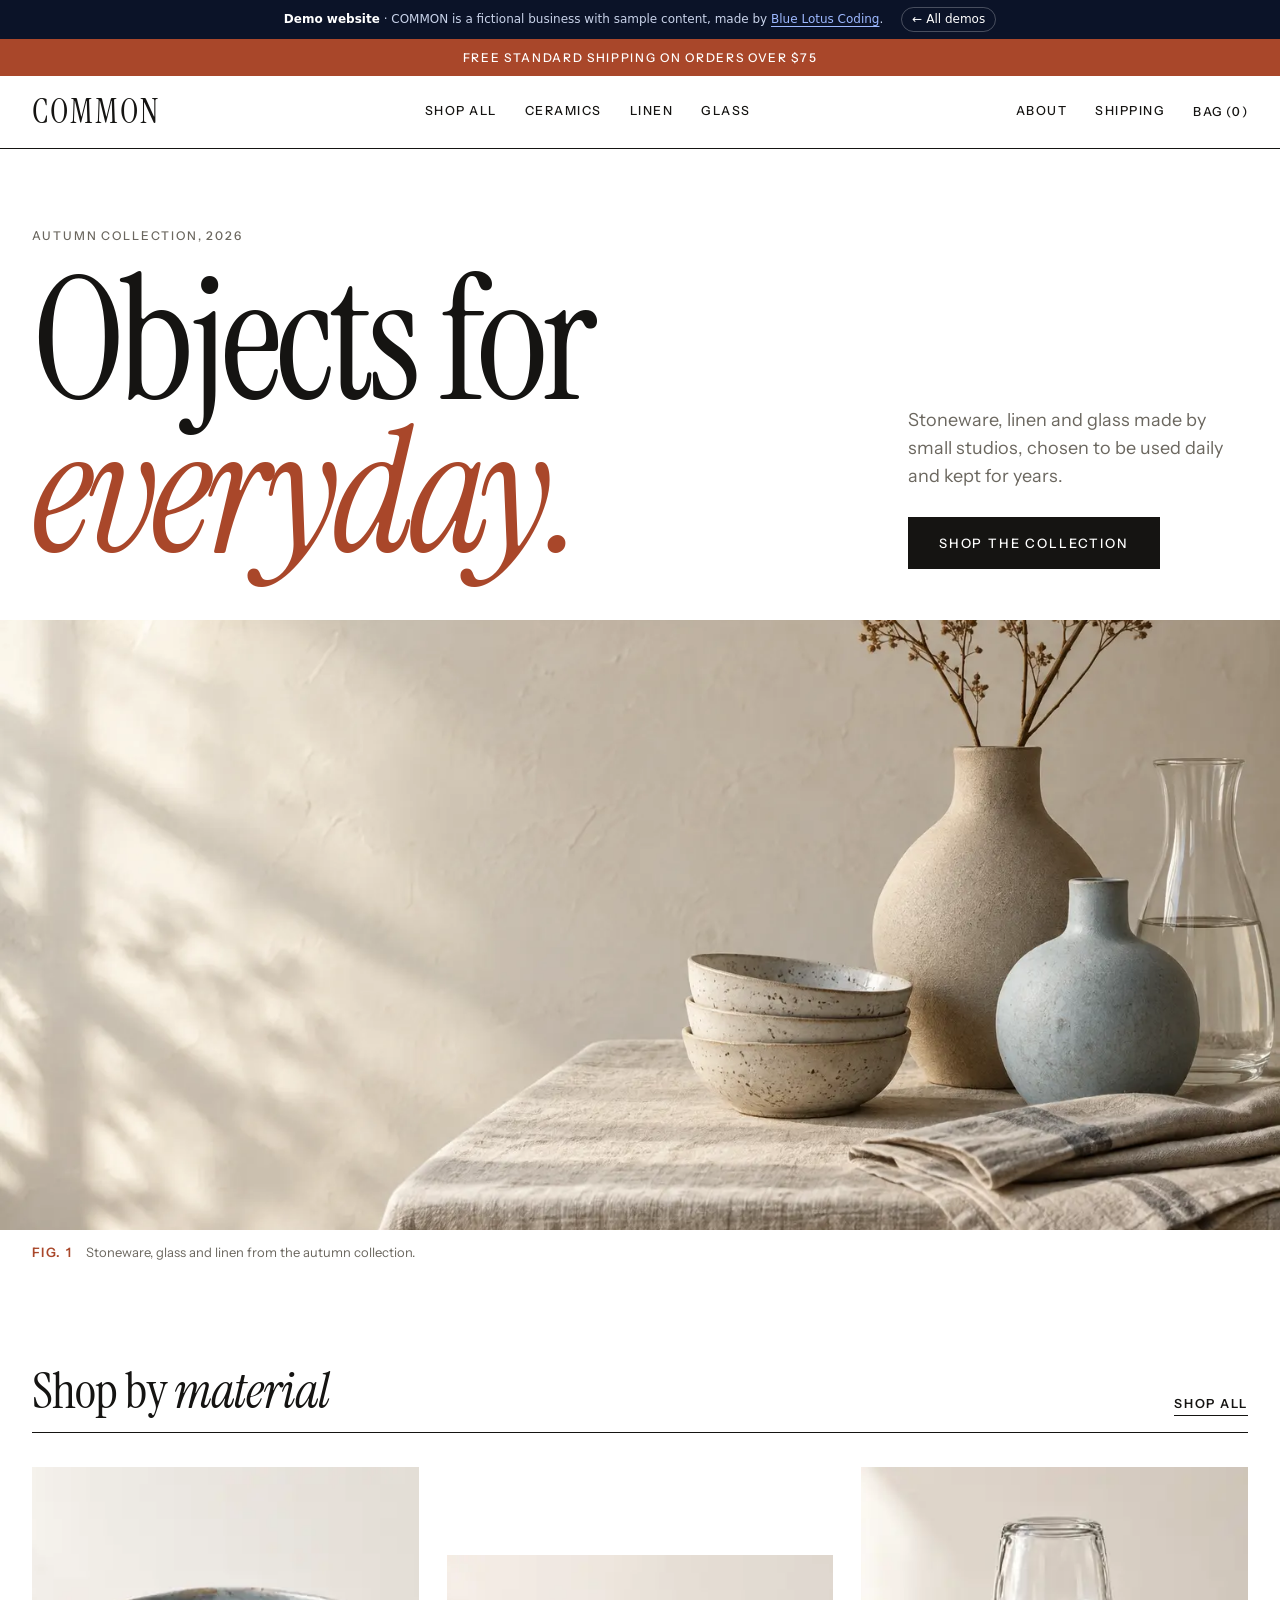
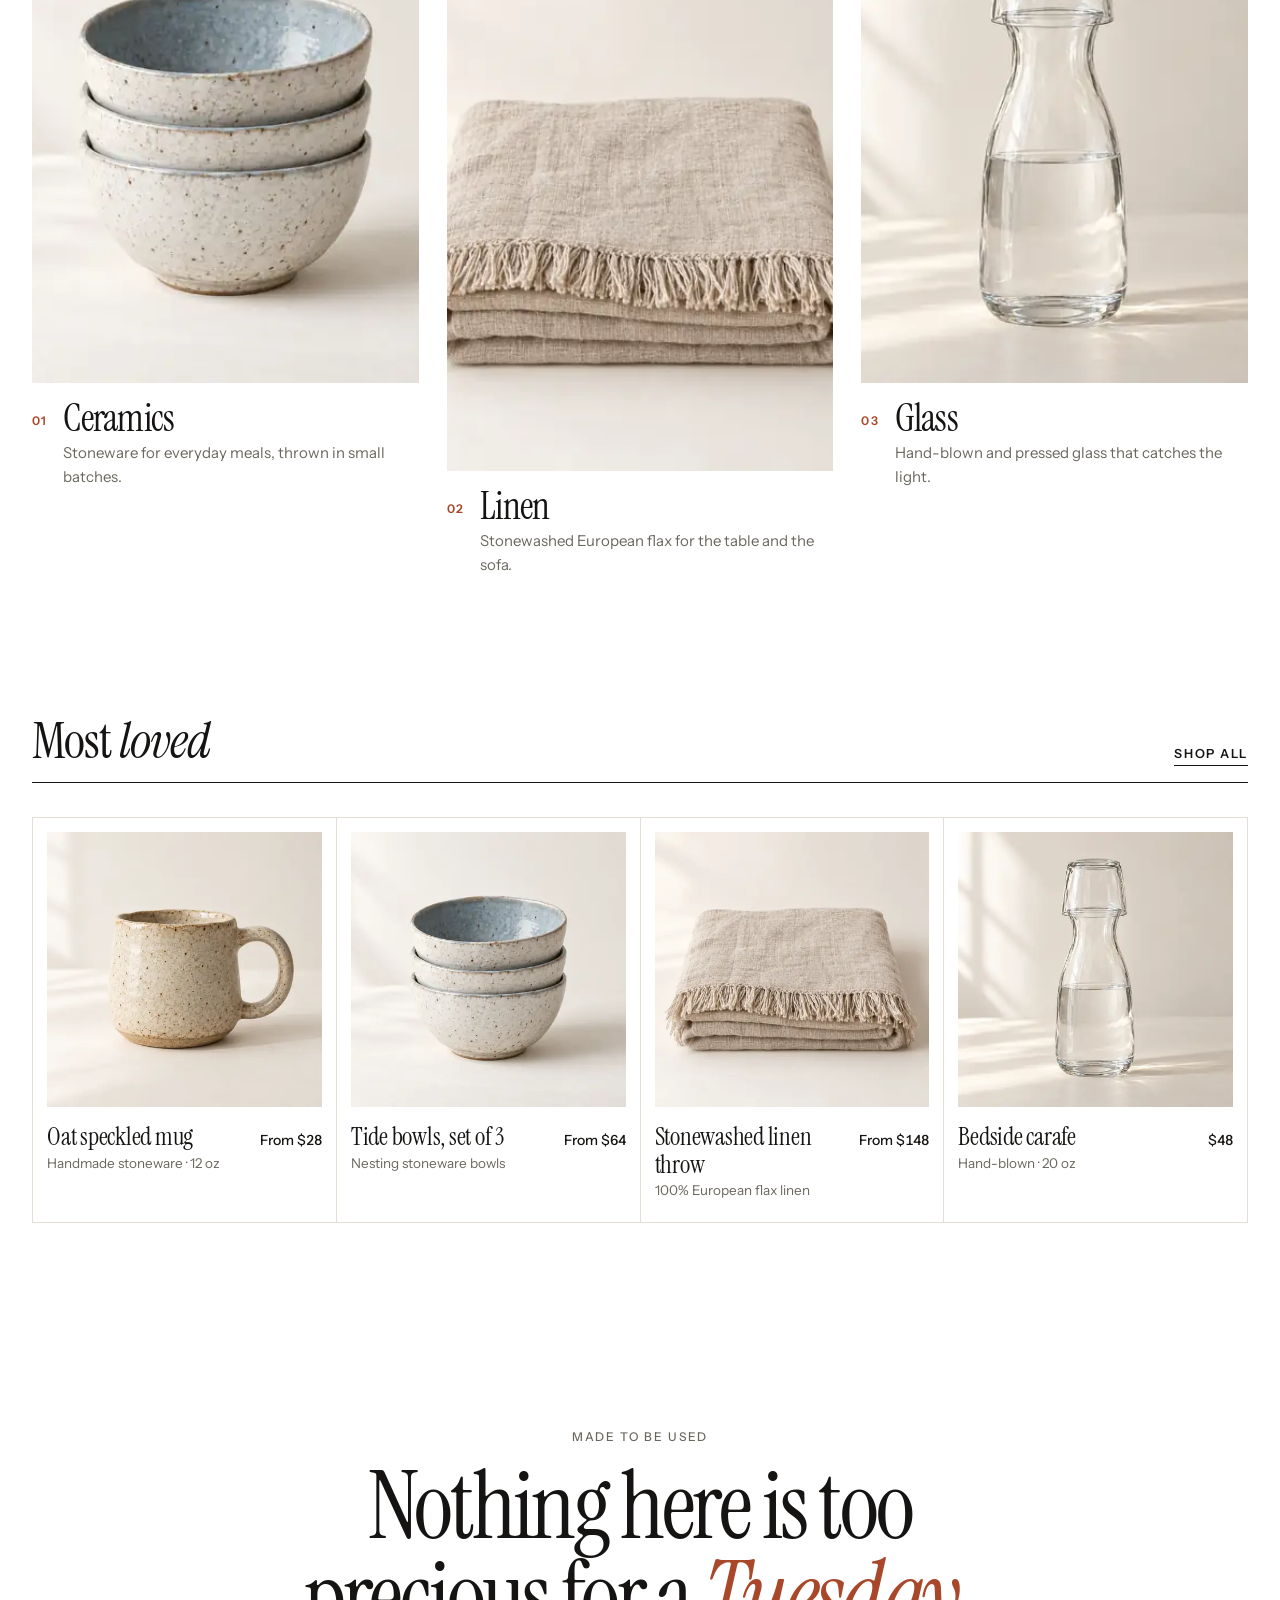
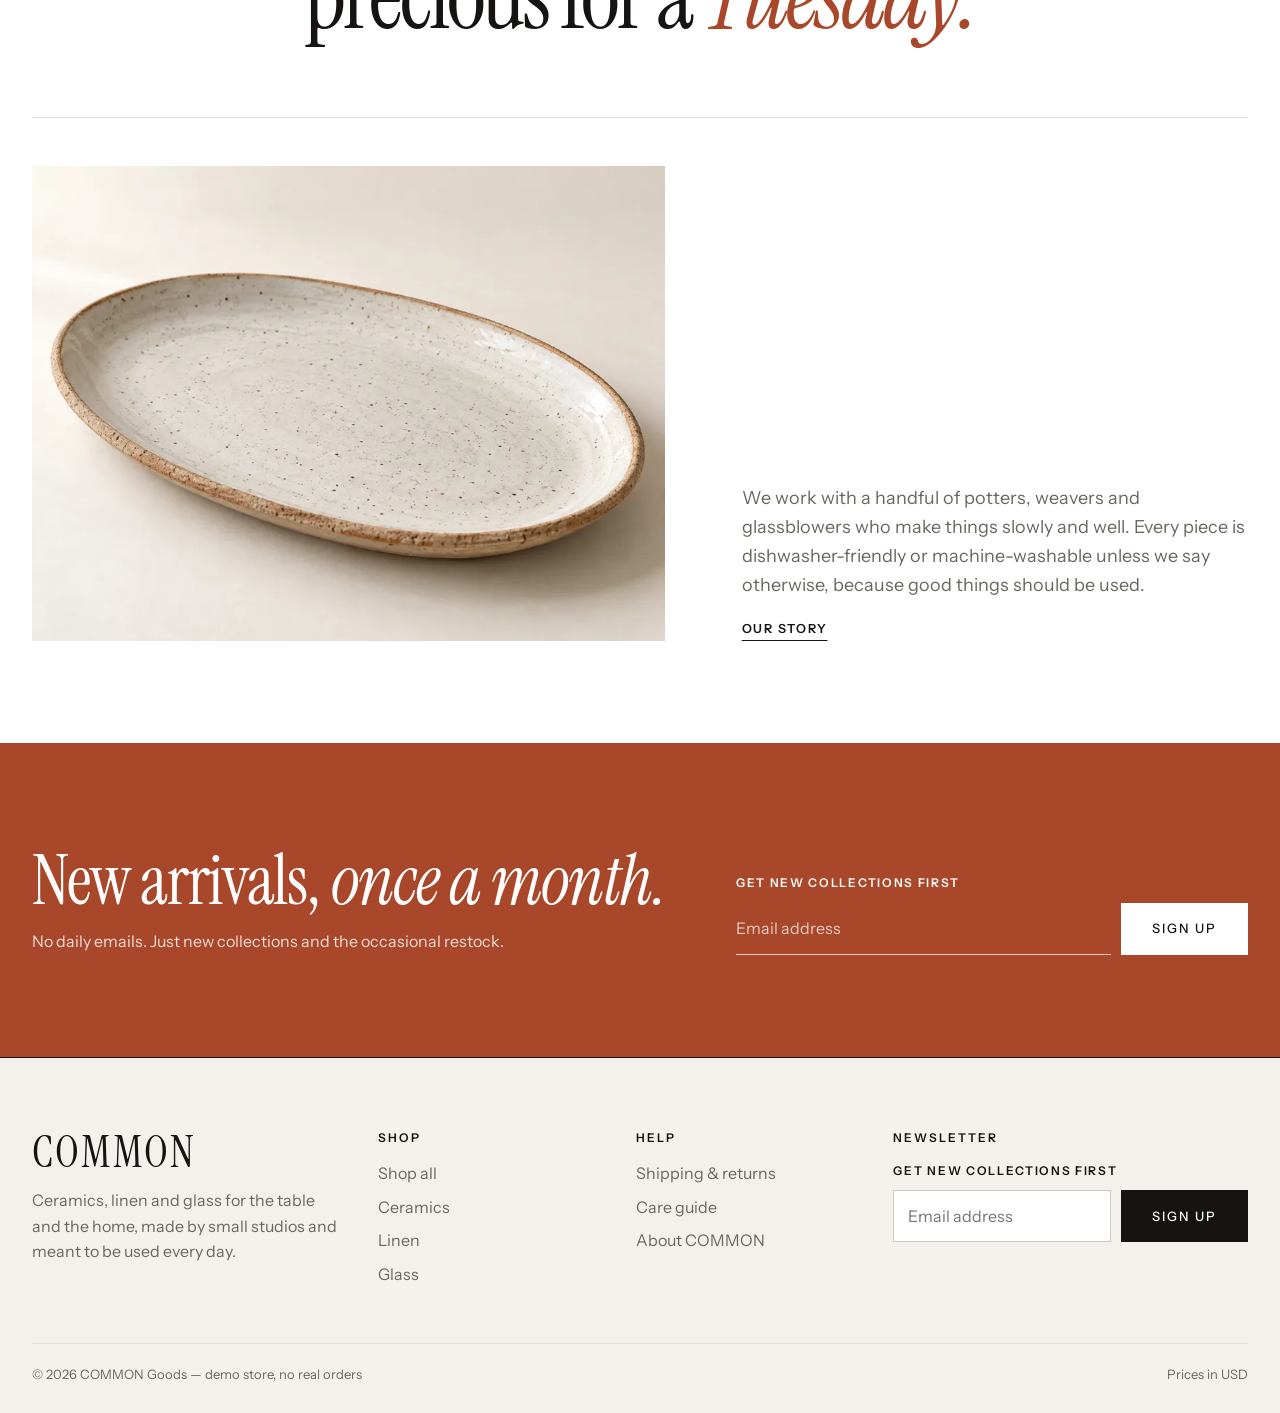
<file: common/index.html>
<!doctype html>
<html lang="en">
<head>
  <meta charset="utf-8">
  <meta name="viewport" content="width=device-width, initial-scale=1">
  <meta name="robots" content="noindex">
  <title>COMMON — Objects for everyday</title>
  <meta name="description" content="Demo website by Blue Lotus Coding: COMMON, a fictional online store for ceramics, linen and glass.">
  <link rel="icon" href="data:image/svg+xml,%3Csvg xmlns='http://www.w3.org/2000/svg' viewBox='0 0 64 64'%3E%3Crect width='64' height='64' fill='%23a9472a'/%3E%3Ccircle cx='32' cy='32' r='15' fill='none' stroke='%23fff' stroke-width='5'/%3E%3C/svg%3E">
  <meta name="theme-color" content="#ffffff">
  <link rel="preconnect" href="https://fonts.googleapis.com">
  <link rel="preconnect" href="https://fonts.gstatic.com" crossorigin>
  <link rel="stylesheet" href="https://fonts.googleapis.com/css2?family=Instrument+Sans:wght@400..700&family=Instrument+Serif:ital@0;1&display=swap">
  <link rel="stylesheet" href="../shared/kit.css">
  <link rel="stylesheet" href="styles.css">
</head>
<body>
  <button class="skip" data-action="skip-to-content">Skip to content</button>
  <p class="announcement">Free standard shipping on orders over $75</p>
  <header class="site-header">
    <div class="wrap header-inner">
      <button class="menu-toggle" data-action="menu" aria-expanded="false" aria-controls="mobile-nav">Menu</button>
      <nav class="nav-left" aria-label="Shop">
        <a href="#/shop" data-nav="/shop">Shop all</a>
        <a href="#/shop/ceramics" data-nav="/shop/ceramics">Ceramics</a>
        <a href="#/shop/linen" data-nav="/shop/linen">Linen</a>
        <a href="#/shop/glass" data-nav="/shop/glass">Glass</a>
      </nav>
      <a class="wordmark" href="#/" aria-label="COMMON home">COMMON</a>
      <nav class="nav-right" aria-label="Store">
        <a href="#/about" data-nav="/about">About</a>
        <a href="#/shipping" data-nav="/shipping">Shipping</a>
        <button class="bag-button" data-action="open-bag" aria-haspopup="dialog" aria-controls="bag">Bag <span class="bag-count" id="bag-count">0</span></button>
      </nav>
    </div>
    <nav class="mobile-nav" id="mobile-nav" aria-label="Mobile" hidden>
      <a href="#/shop">Shop all</a>
      <a href="#/shop/ceramics">Ceramics</a>
      <a href="#/shop/linen">Linen</a>
      <a href="#/shop/glass">Glass</a>
      <a href="#/about">About</a>
      <a href="#/shipping">Shipping &amp; returns</a>
    </nav>
  </header>

  <main id="app" tabindex="-1"></main>

  <footer class="site-footer">
    <div class="wrap footer-grid">
      <div class="footer-brand">
        <a class="wordmark" href="#/">COMMON</a>
        <p>Ceramics, linen and glass for the table and the home, made by small studios and meant to be used every day.</p>
      </div>
      <div>
        <h2>Shop</h2>
        <a href="#/shop">Shop all</a>
        <a href="#/shop/ceramics">Ceramics</a>
        <a href="#/shop/linen">Linen</a>
        <a href="#/shop/glass">Glass</a>
      </div>
      <div>
        <h2>Help</h2>
        <a href="#/shipping">Shipping &amp; returns</a>
        <a href="#/shipping">Care guide</a>
        <a href="#/about">About COMMON</a>
      </div>
      <div class="footer-news" id="footer-news"></div>
    </div>
    <div class="wrap footer-base"><span>© 2026 COMMON Goods — demo store, no real orders</span><span>Prices in USD</span></div>
  </footer>

  <div class="bag-overlay" data-action="close-bag" hidden></div>
  <aside class="bag" id="bag" role="dialog" aria-modal="true" aria-labelledby="bag-title" hidden>
    <div class="bag-head"><h2 id="bag-title">Your bag</h2><button class="icon-btn" data-action="close-bag" aria-label="Close bag">×</button></div>
    <div class="bag-body" id="bag-body"></div>
  </aside>

  <script src="../shared/kit.js"></script>
  <script src="app.js"></script>
</body>
</html>
</file>
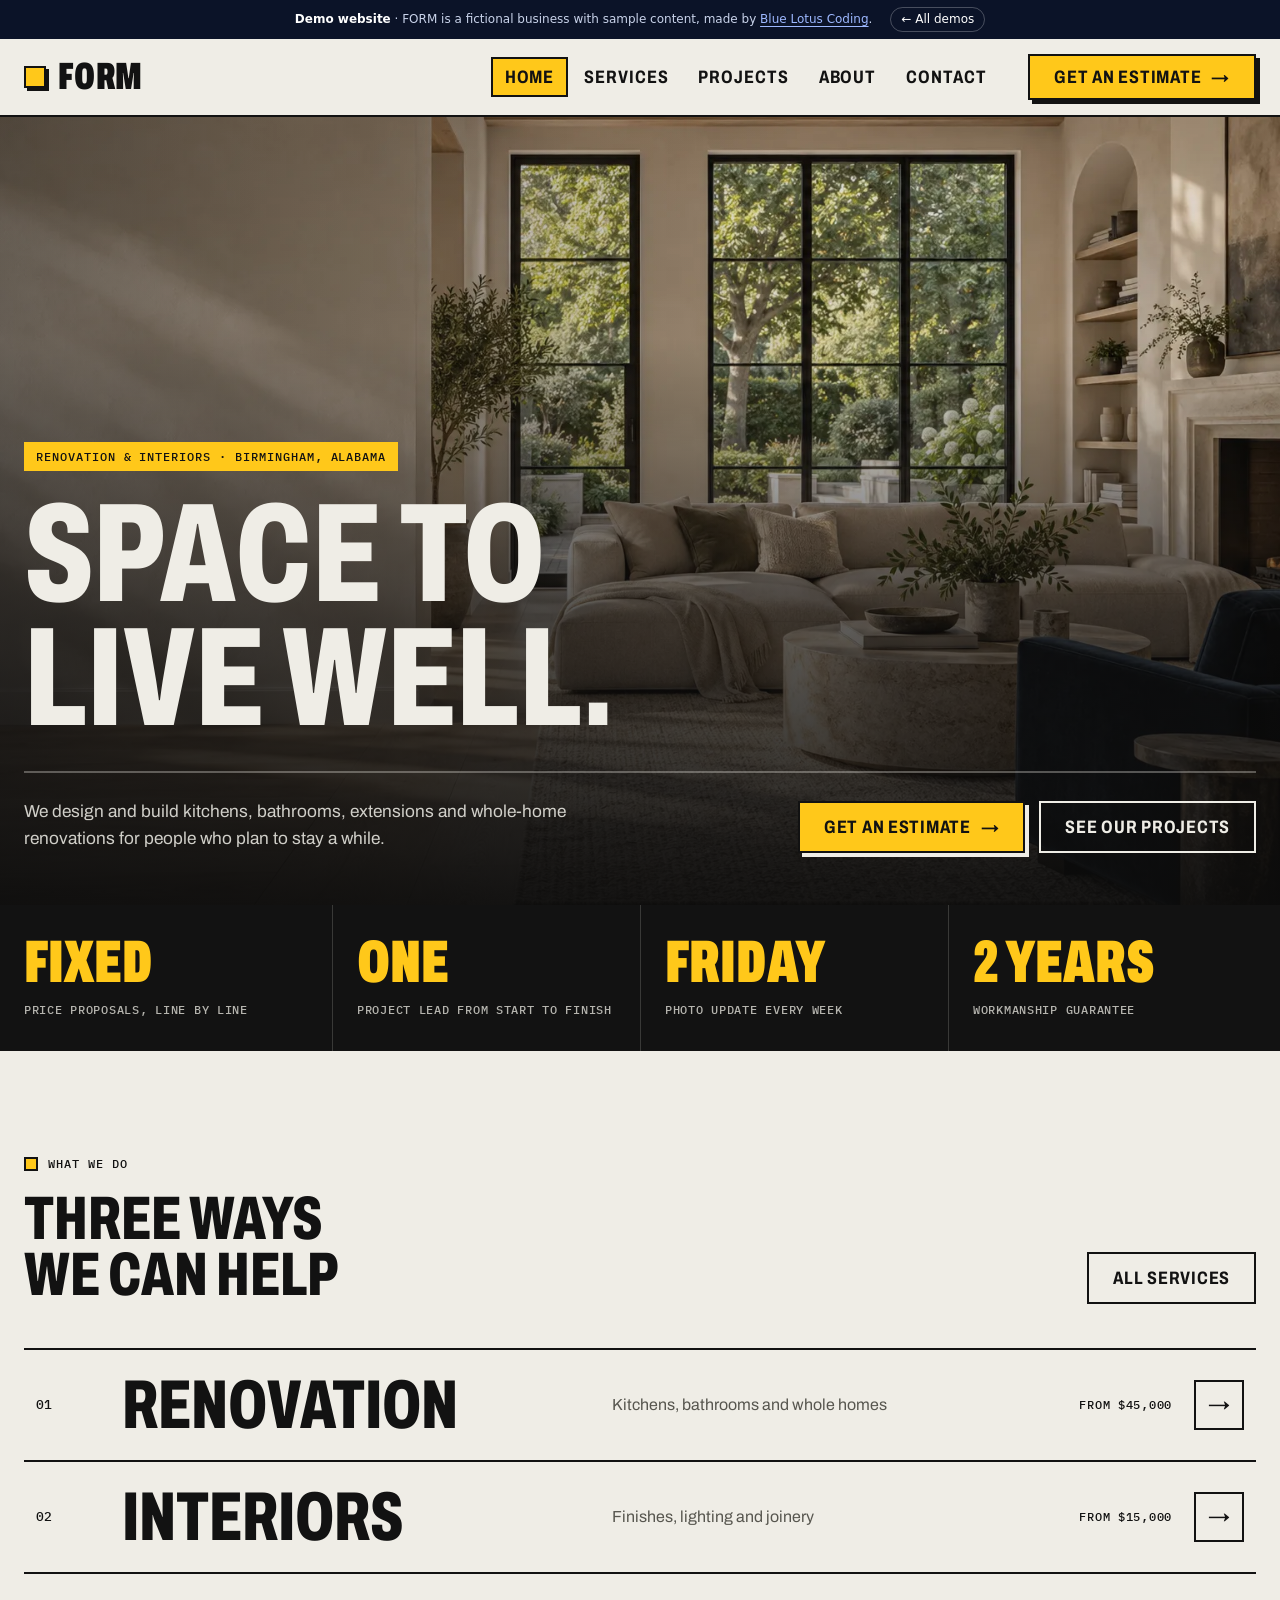
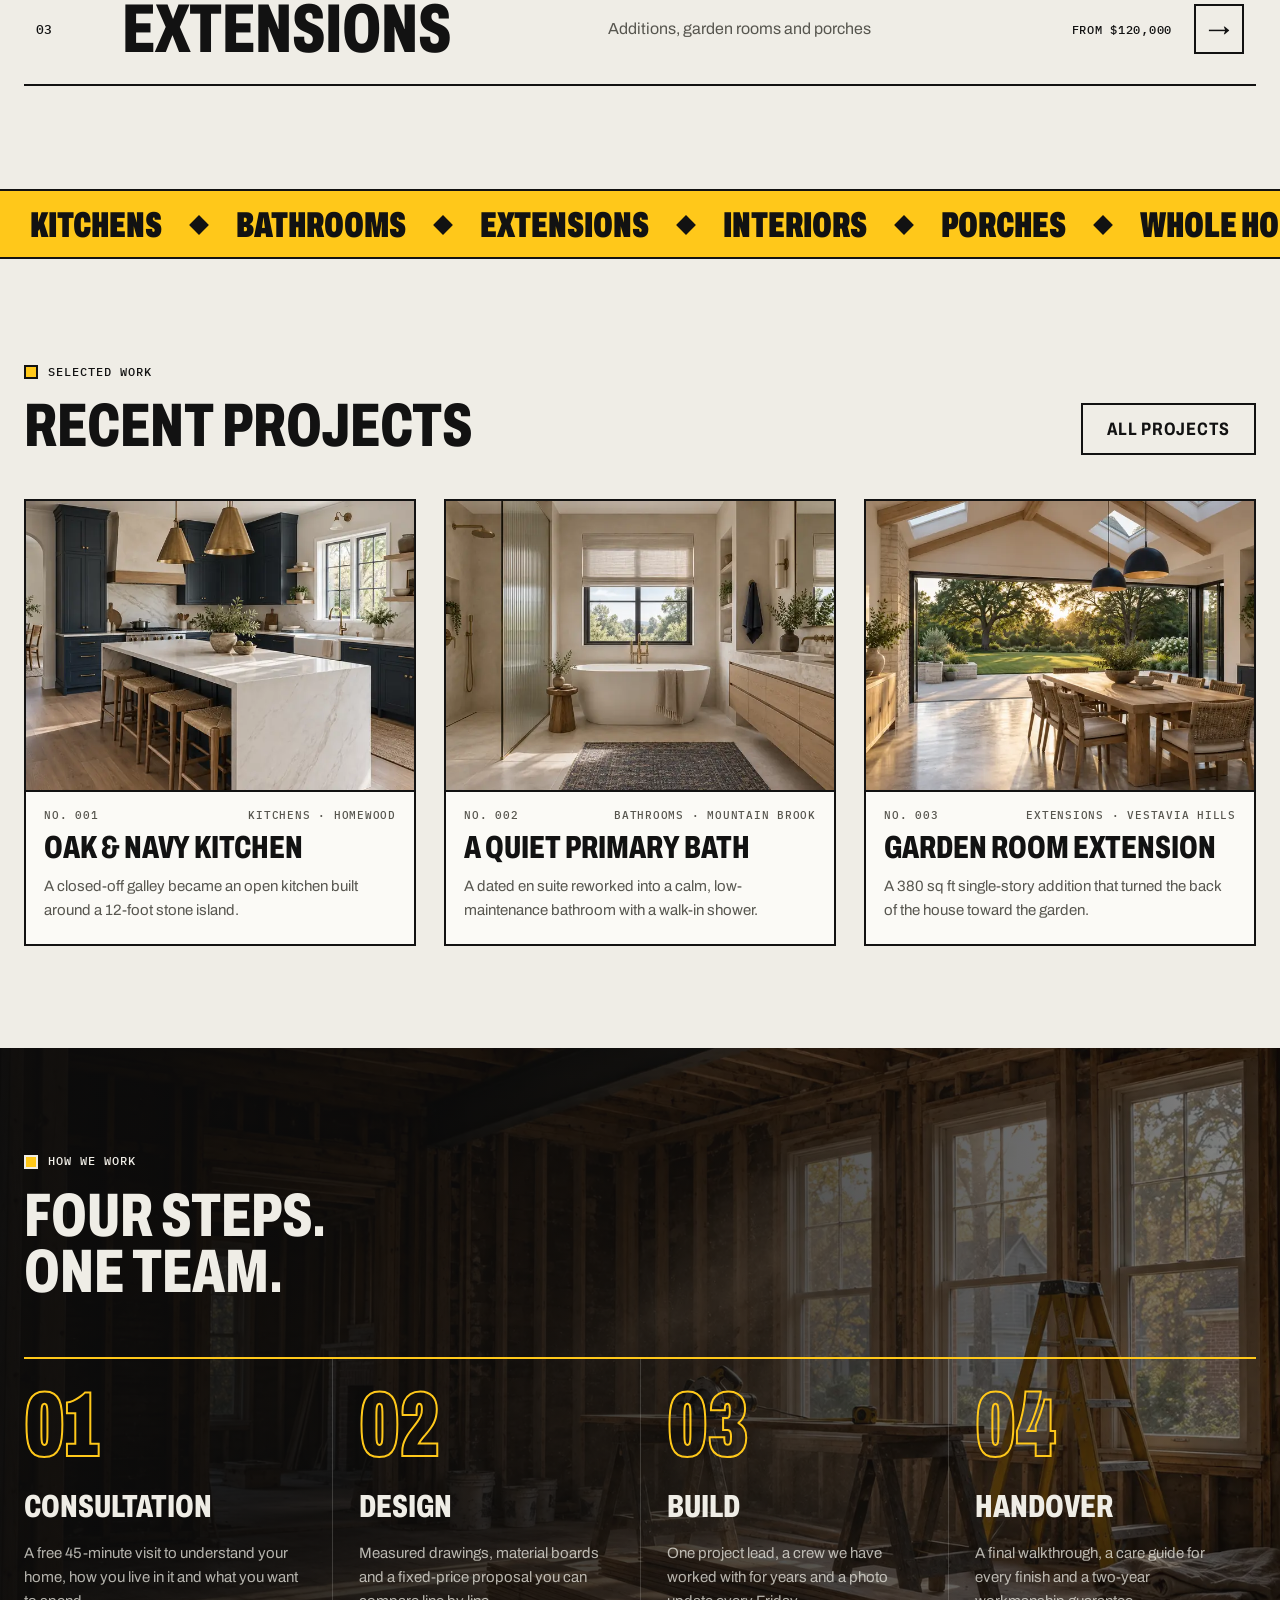
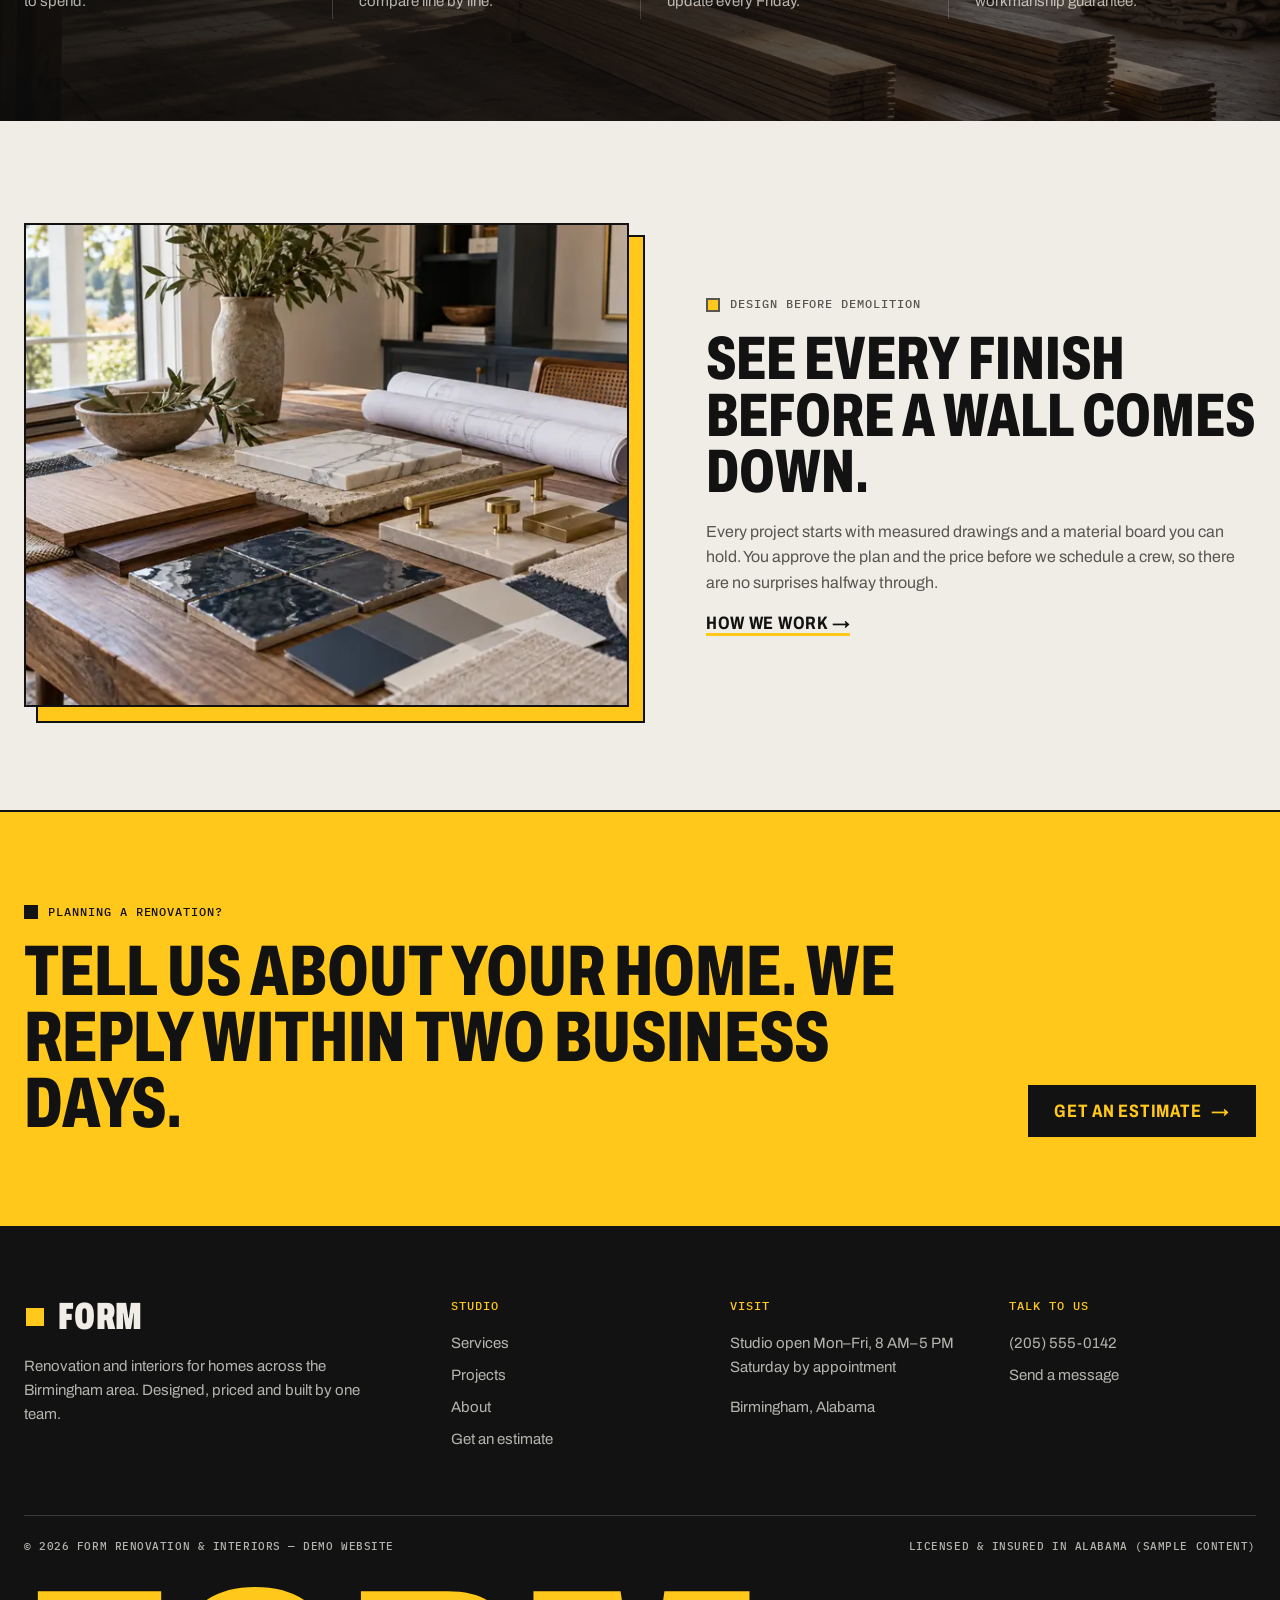
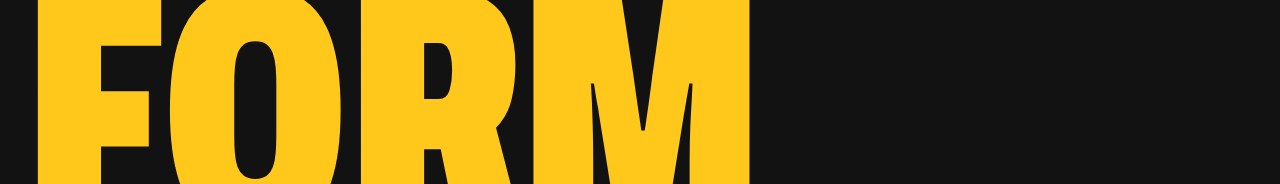
<file: form/index.html>
<!doctype html>
<html lang="en">
<head>
  <meta charset="utf-8">
  <meta name="viewport" content="width=device-width, initial-scale=1">
  <meta name="robots" content="noindex">
  <title>FORM — Renovation &amp; interiors</title>
  <meta name="description" content="Demo website by Blue Lotus Coding: FORM, a fictional renovation and interiors studio in Birmingham, Alabama.">
  <link rel="icon" href="data:image/svg+xml,%3Csvg xmlns='http://www.w3.org/2000/svg' viewBox='0 0 64 64'%3E%3Crect width='64' height='64' fill='%23121212'/%3E%3Crect x='6' y='6' width='52' height='52' fill='%23ffc81a'/%3E%3Ctext x='32' y='48' font-family='Arial Narrow, Arial, sans-serif' font-weight='900' font-size='40' text-anchor='middle' fill='%23121212'%3EF%3C/text%3E%3C/svg%3E">
  <meta name="theme-color" content="#efede6">
  <link rel="preconnect" href="https://fonts.googleapis.com">
  <link rel="preconnect" href="https://fonts.gstatic.com" crossorigin>
  <link rel="stylesheet" href="https://fonts.googleapis.com/css2?family=Archivo:wdth,wght@62..125,400..900&family=IBM+Plex+Mono:wght@500&display=swap">
  <link rel="stylesheet" href="../shared/kit.css">
  <link rel="stylesheet" href="styles.css">
</head>
<body>
  <button class="skip" data-action="skip-to-content">Skip to content</button>
  <header class="site-header">
    <div class="wrap header-inner">
      <a class="wordmark" href="#/" aria-label="FORM home"><span class="mark" aria-hidden="true"></span>FORM</a>
      <nav class="main-nav" aria-label="Main">
        <a href="#/" data-nav="/">Home</a>
        <a href="#/services" data-nav="/services">Services</a>
        <a href="#/projects" data-nav="/projects">Projects</a>
        <a href="#/about" data-nav="/about">About</a>
        <a href="#/contact" data-nav="/contact">Contact</a>
      </nav>
      <a class="btn btn-primary header-cta" href="#/estimate">Get an estimate <span aria-hidden="true">→</span></a>
      <button class="menu-toggle" data-action="menu" aria-expanded="false" aria-controls="mobile-nav">
        <span class="menu-lines" aria-hidden="true"></span><span class="visually-hidden">Menu</span>
      </button>
    </div>
    <nav class="mobile-nav" id="mobile-nav" aria-label="Mobile" hidden>
      <a href="#/" data-nav="/">Home</a>
      <a href="#/services" data-nav="/services">Services</a>
      <a href="#/projects" data-nav="/projects">Projects</a>
      <a href="#/about" data-nav="/about">About</a>
      <a href="#/contact" data-nav="/contact">Contact</a>
      <a class="btn btn-primary" href="#/estimate">Get an estimate</a>
    </nav>
  </header>

  <main id="app" tabindex="-1"></main>

  <footer class="site-footer">
    <div class="wrap footer-grid">
      <div class="footer-brand">
        <a class="wordmark" href="#/"><span class="mark" aria-hidden="true"></span>FORM</a>
        <p>Renovation and interiors for homes across the Birmingham area. Designed, priced and built by one team.</p>
      </div>
      <div>
        <h2>Studio</h2>
        <a href="#/services">Services</a>
        <a href="#/projects">Projects</a>
        <a href="#/about">About</a>
        <a href="#/estimate">Get an estimate</a>
      </div>
      <div>
        <h2>Visit</h2>
        <p>Studio open Mon–Fri, 8 AM–5 PM<br>Saturday by appointment</p>
        <p>Birmingham, Alabama</p>
      </div>
      <div>
        <h2>Talk to us</h2>
        <a href="#/contact">(205) 555-0142</a>
        <a href="#/contact">Send a message</a>
      </div>
    </div>
    <div class="wrap footer-base">
      <span>© 2026 FORM Renovation &amp; Interiors — demo website</span>
      <span>Licensed &amp; insured in Alabama (sample content)</span>
    </div>
    <div class="wrap footer-giant" aria-hidden="true">FORM</div>
  </footer>

  <script src="../shared/kit.js"></script>
  <script src="app.js"></script>
</body>
</html>
</file>
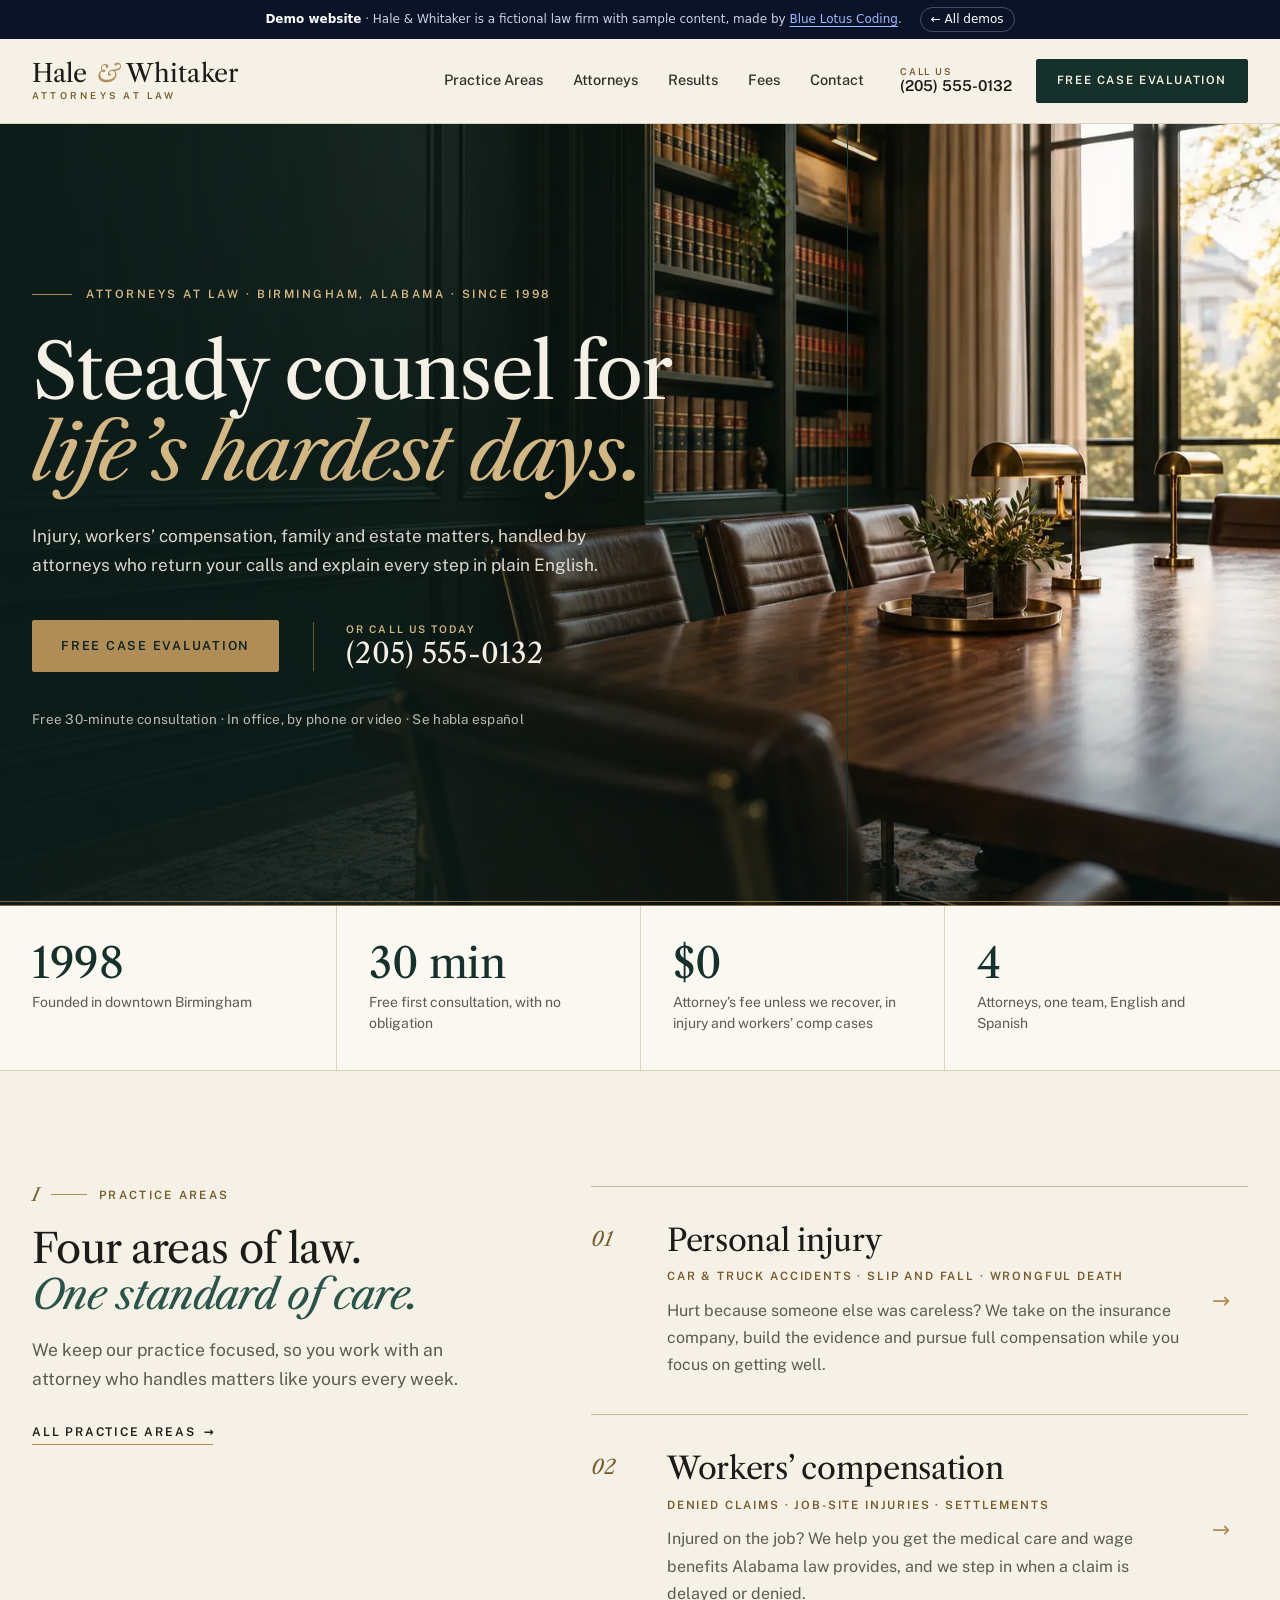
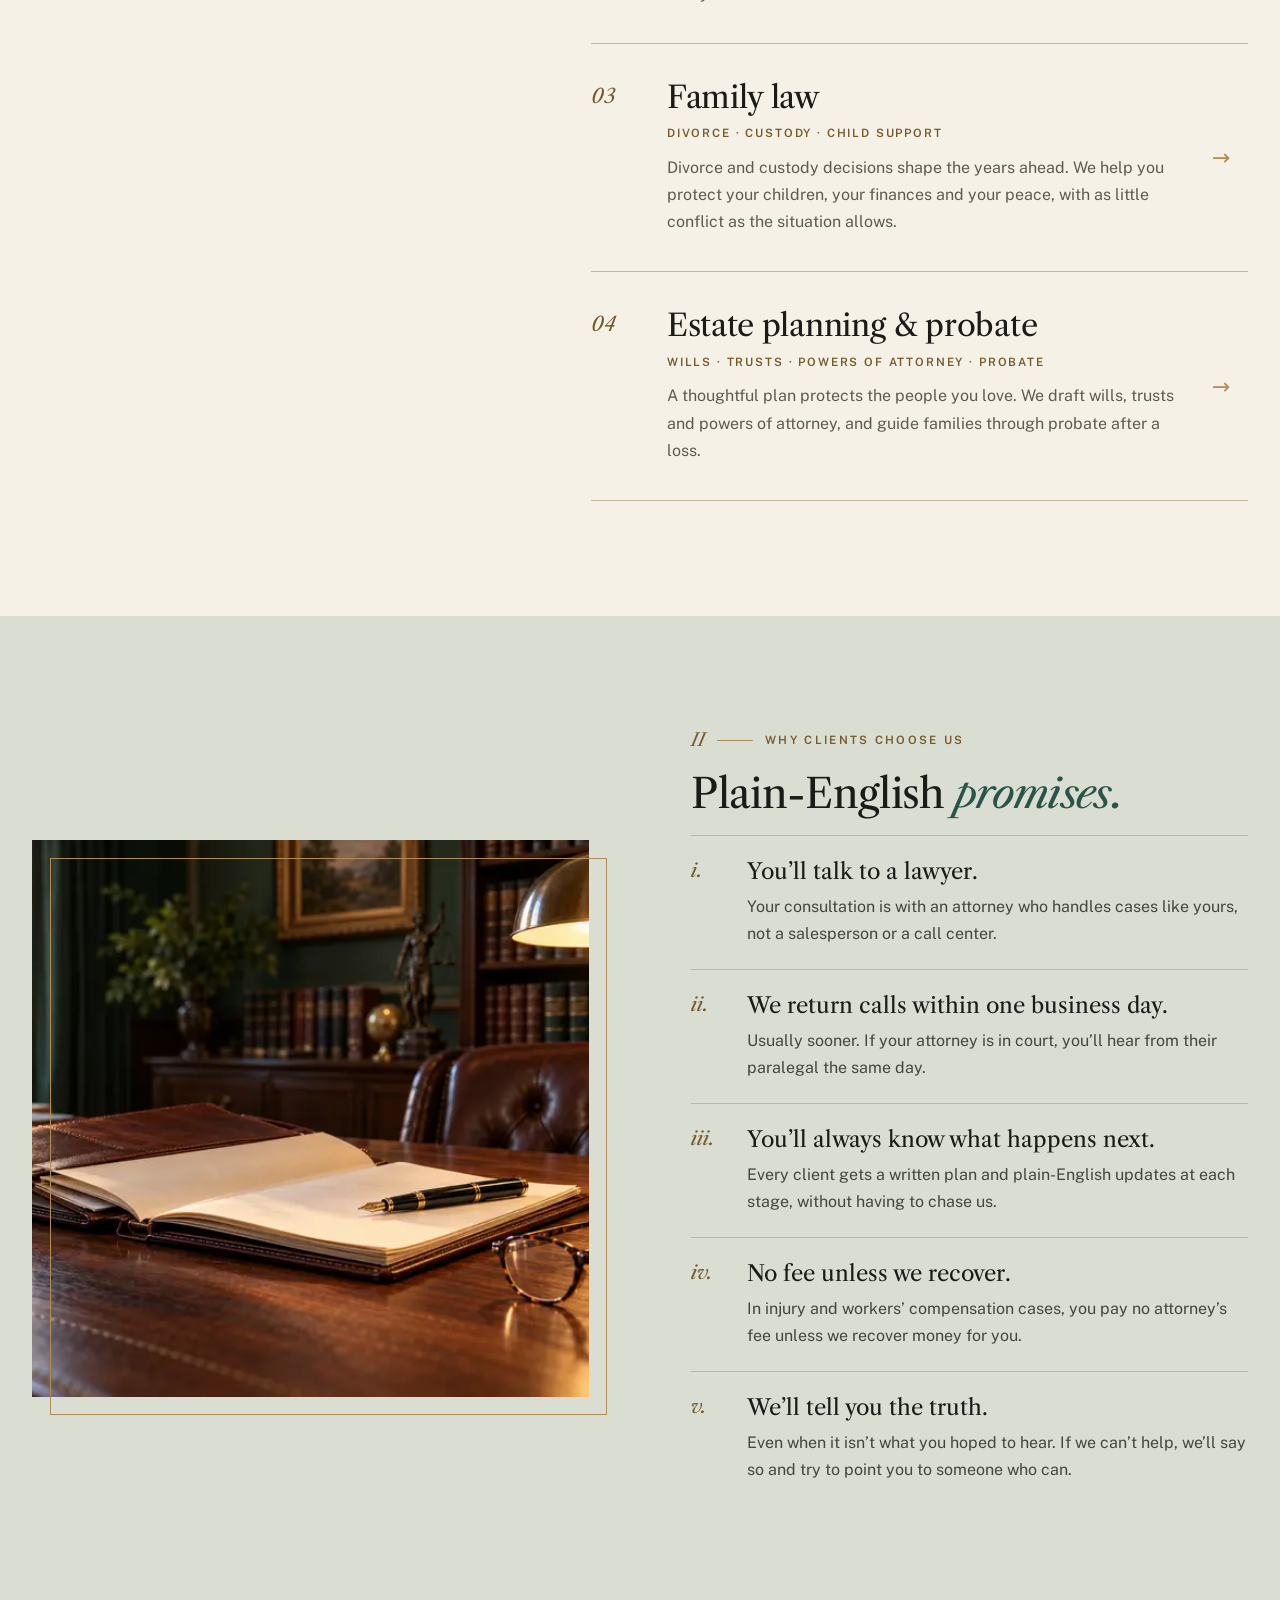
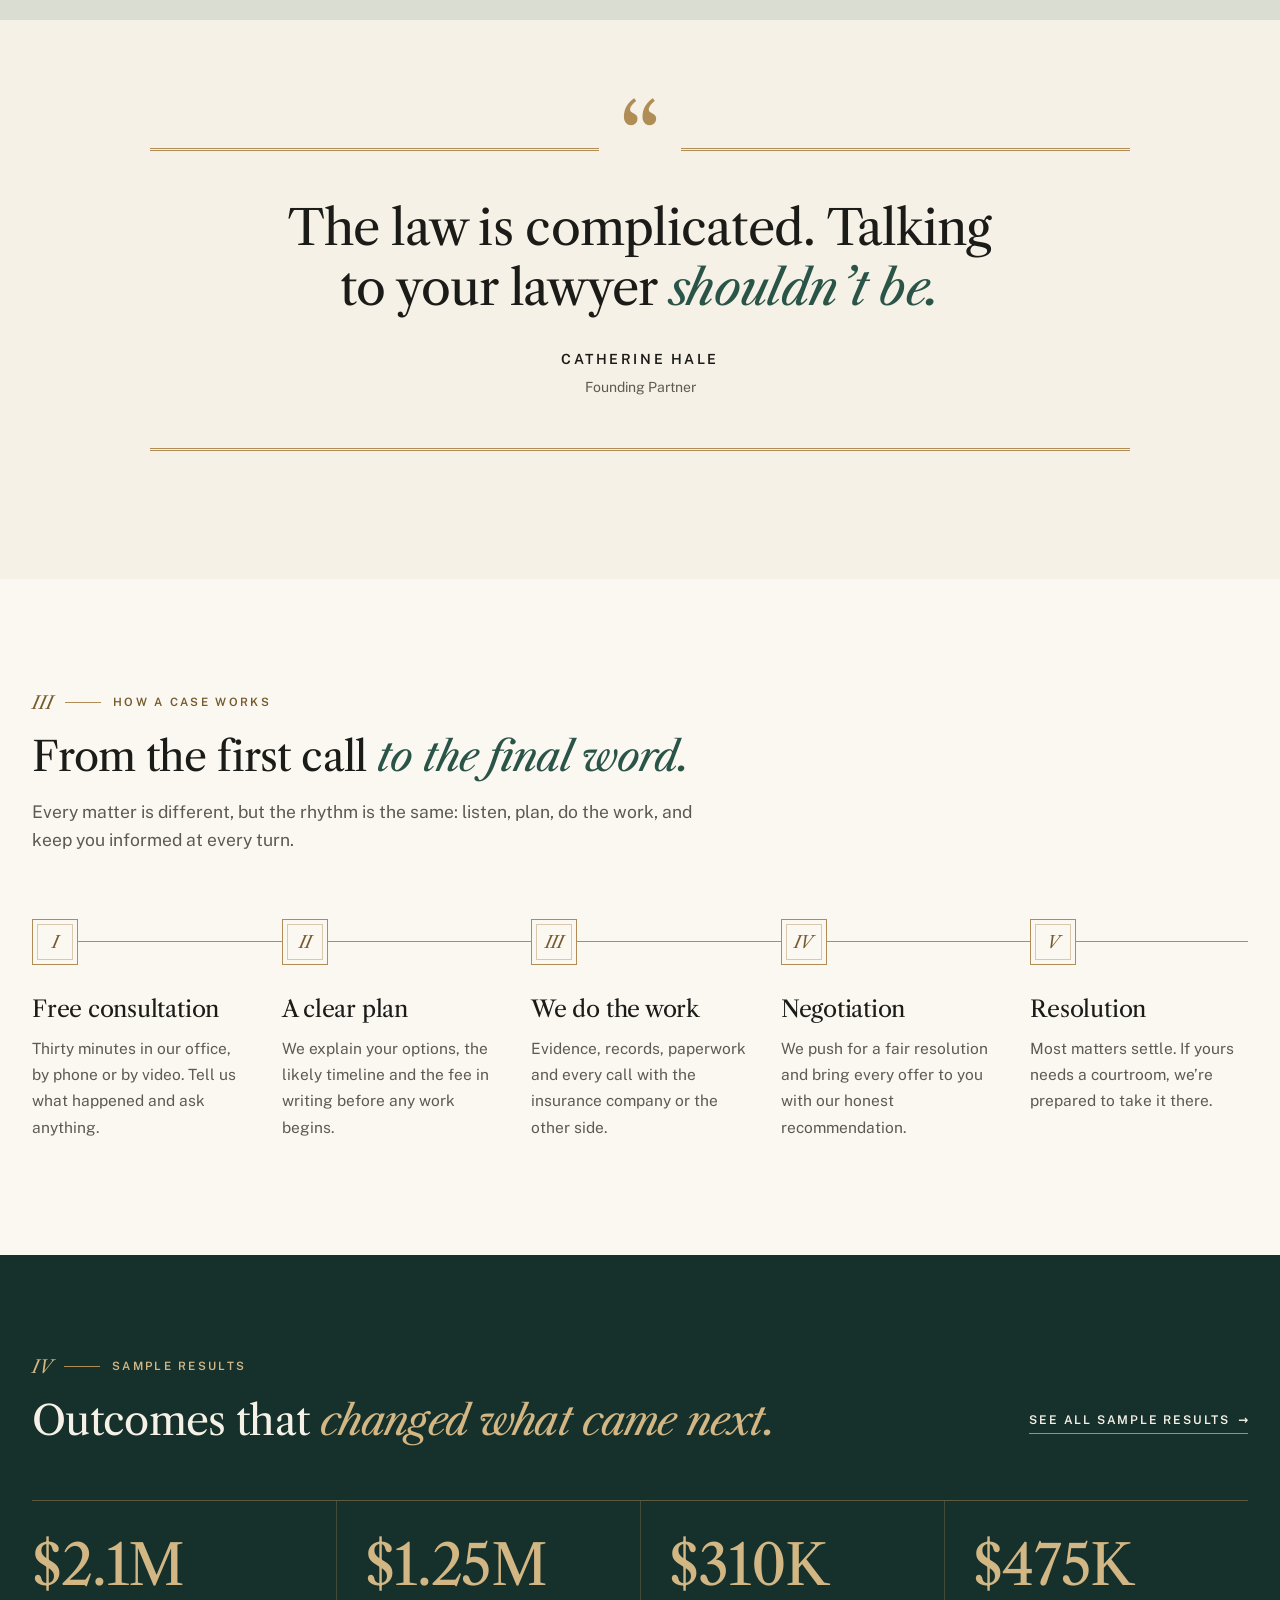
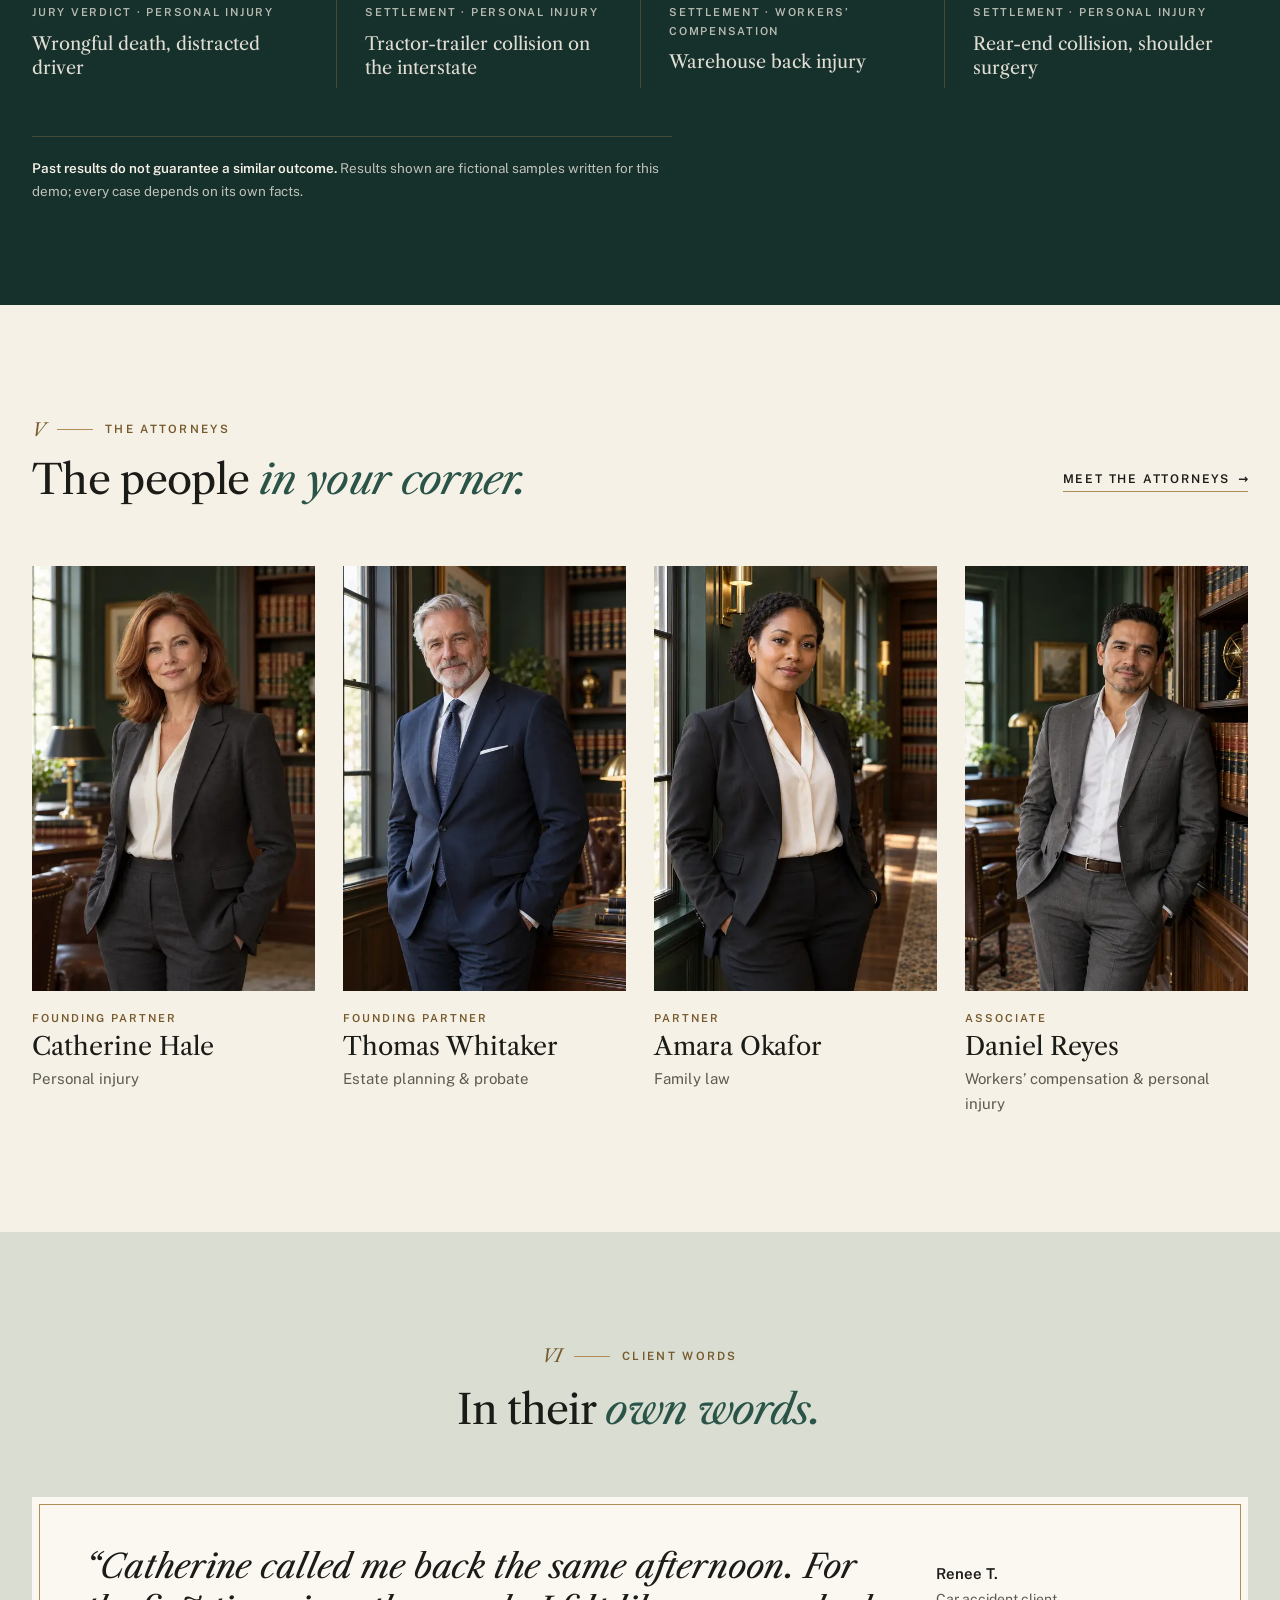
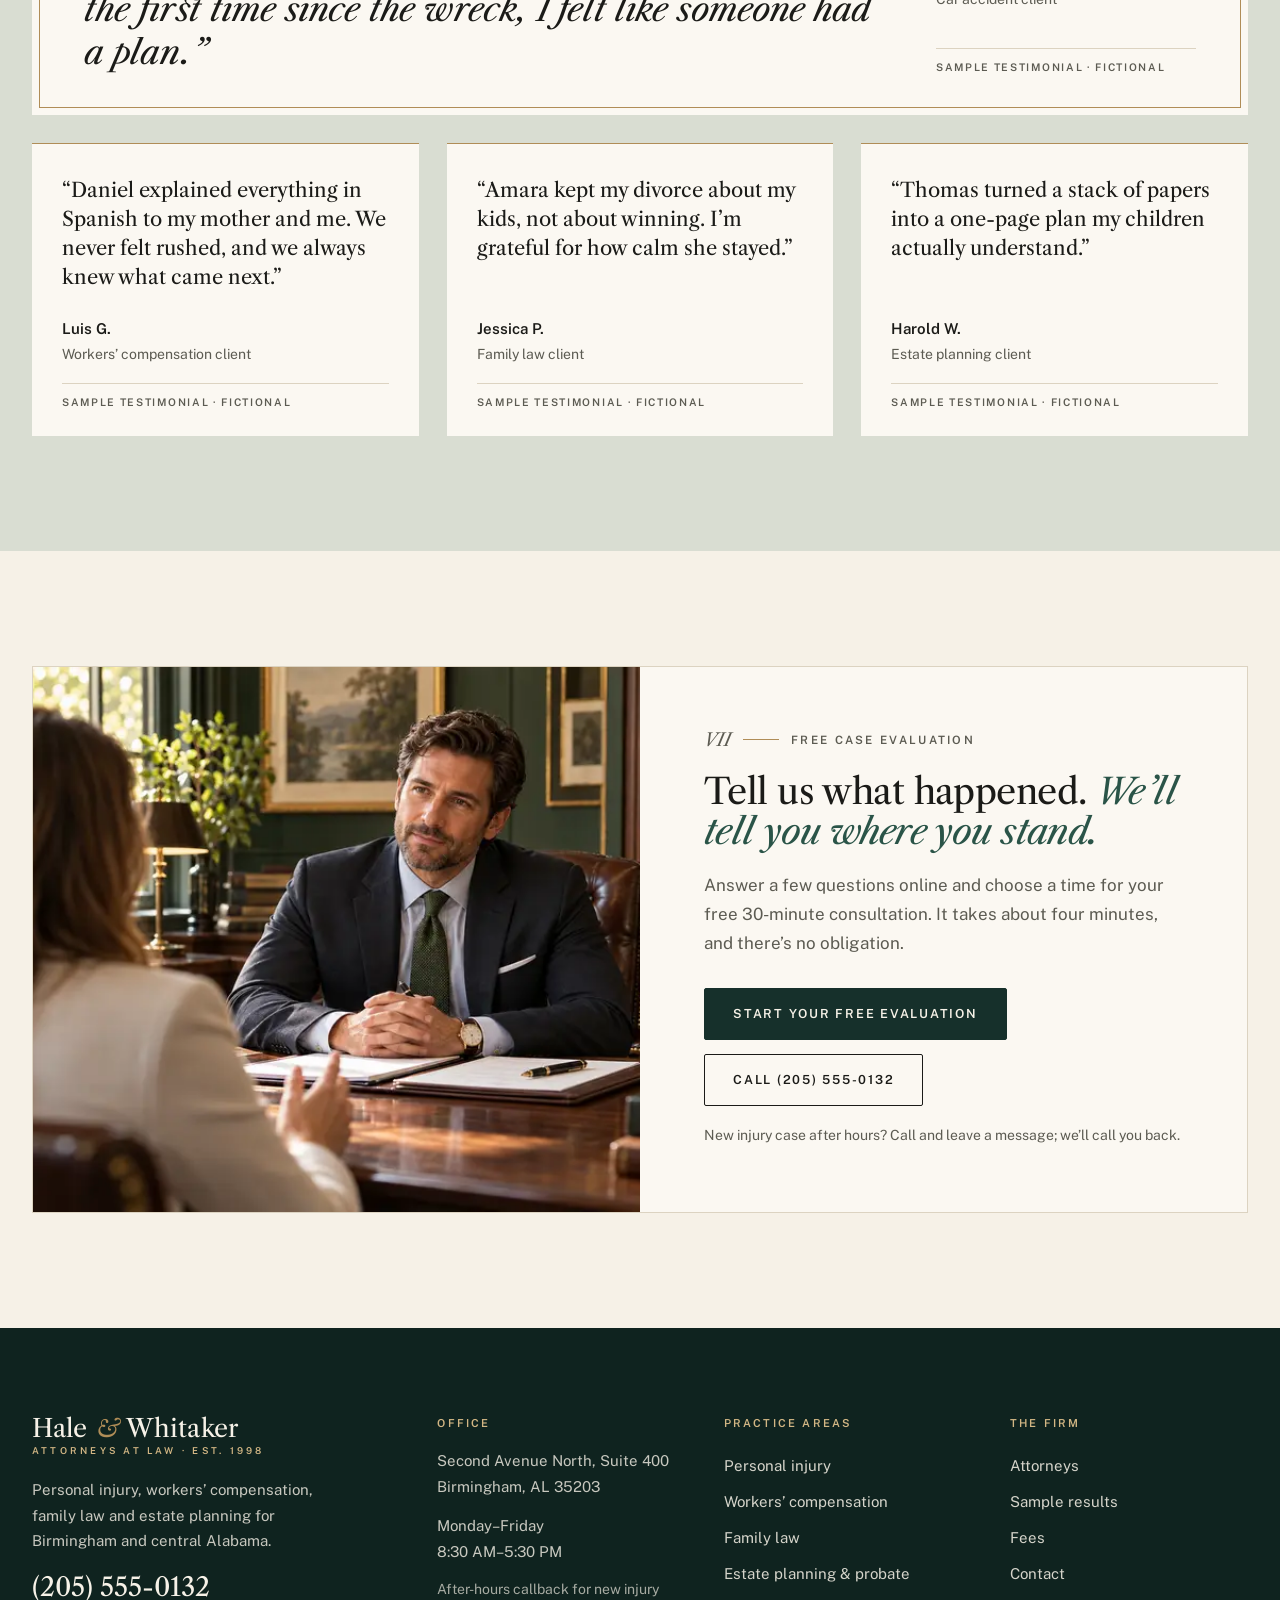
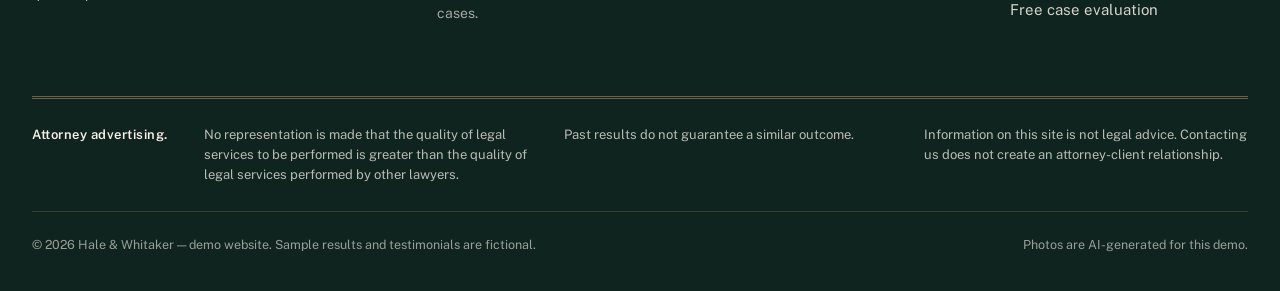
<file: hale/index.html>
<!doctype html>
<html lang="en">
<head>
  <meta charset="utf-8">
  <meta name="viewport" content="width=device-width, initial-scale=1">
  <meta name="robots" content="noindex">
  <title>Hale &amp; Whitaker — Attorneys at Law in Birmingham, Alabama</title>
  <meta name="description" content="Demo website by Blue Lotus Coding: Hale &amp; Whitaker, a fictional Birmingham, Alabama law firm with practice area guides and a free online case evaluation with consultation booking.">
  <link rel="icon" href="data:image/svg+xml,%3Csvg xmlns='http://www.w3.org/2000/svg' viewBox='0 0 64 64'%3E%3Crect width='64' height='64' fill='%2316302b'/%3E%3Crect x='6' y='6' width='52' height='52' fill='none' stroke='%23b08d57' stroke-width='1.5'/%3E%3Crect x='9' y='9' width='46' height='46' fill='none' stroke='%23b08d57' stroke-width='.75'/%3E%3Cpath d='M21 19v26M43 19v26M21 32h22' stroke='%23f6f1e7' stroke-width='3.2'/%3E%3Cpath d='M17 19h8M39 19h8M17 45h8M39 45h8' stroke='%23f6f1e7' stroke-width='2'/%3E%3C/svg%3E">
  <meta name="theme-color" content="#16302b">
  <link rel="preconnect" href="https://fonts.googleapis.com">
  <link rel="preconnect" href="https://fonts.gstatic.com" crossorigin>
  <link rel="stylesheet" href="https://fonts.googleapis.com/css2?family=Libre+Caslon+Text:ital,wght@0,400;0,700;1,400&family=Public+Sans:ital,wght@0,300..700;1,400&display=swap">
  <link rel="stylesheet" href="../shared/kit.css">
  <link rel="stylesheet" href="styles.css">
</head>
<body>
  <button class="skip" data-action="skip-to-content">Skip to content</button>
  <header class="site-header">
    <div class="wrap header-inner">
      <a class="wordmark" href="#/" aria-label="Hale and Whitaker, Attorneys at Law, home">
        <span class="wm-name">Hale <i>&amp;</i> Whitaker</span>
        <span class="wm-sub">Attorneys at Law</span>
      </a>
      <nav class="main-nav" aria-label="Main">
        <a href="#/practice" data-nav="/practice">Practice Areas</a>
        <a href="#/attorneys" data-nav="/attorneys">Attorneys</a>
        <a href="#/results" data-nav="/results">Results</a>
        <a href="#/fees" data-nav="/fees">Fees</a>
        <a href="#/contact" data-nav="/contact">Contact</a>
      </nav>
      <div class="header-actions">
        <a class="header-phone" href="tel:+12055550132"><small>Call us</small>(205) 555-0132</a>
        <a class="btn btn-primary btn-sm header-cta" href="#/evaluate">Free case evaluation</a>
      </div>
      <a class="header-call" href="tel:+12055550132" aria-label="Call (205) 555-0132">Call</a>
      <button class="menu-toggle" data-action="menu" aria-expanded="false" aria-controls="mobile-nav"><span class="menu-icon" aria-hidden="true"></span><span class="menu-text">Menu</span></button>
    </div>
    <nav class="mobile-nav" id="mobile-nav" aria-label="Mobile" hidden>
      <div class="wrap">
        <a class="m-link" href="#/practice">Practice Areas</a>
        <a class="m-link" href="#/attorneys">Attorneys</a>
        <a class="m-link" href="#/results">Results</a>
        <a class="m-link" href="#/fees">Fees</a>
        <a class="m-link" href="#/contact">Contact</a>
        <a class="btn btn-primary" href="#/evaluate">Free case evaluation</a>
        <a class="m-phone" href="tel:+12055550132">(205) 555-0132 <span>Mon–Fri 8:30 AM–5:30 PM</span></a>
      </div>
    </nav>
  </header>

  <main id="app" tabindex="-1"></main>

  <footer class="site-footer">
    <div class="wrap">
      <div class="footer-top">
        <div class="footer-brand">
          <a class="wordmark on-dark" href="#/"><span class="wm-name">Hale <i>&amp;</i> Whitaker</span><span class="wm-sub">Attorneys at Law · Est. 1998</span></a>
          <p>Personal injury, workers’ compensation, family law and estate planning for Birmingham and central Alabama.</p>
          <a class="footer-phone" href="tel:+12055550132">(205) 555-0132</a>
        </div>
        <div class="footer-col">
          <h2>Office</h2>
          <p>Second Avenue North, Suite 400<br>Birmingham, AL 35203</p>
          <p>Monday–Friday<br>8:30 AM–5:30 PM</p>
          <p class="footer-muted">After-hours callback for new injury cases.</p>
        </div>
        <div class="footer-col">
          <h2>Practice areas</h2>
          <a href="#/practice/personal-injury">Personal injury</a>
          <a href="#/practice/workers-compensation">Workers’ compensation</a>
          <a href="#/practice/family-law">Family law</a>
          <a href="#/practice/estate-planning">Estate planning &amp; probate</a>
        </div>
        <div class="footer-col">
          <h2>The firm</h2>
          <a href="#/attorneys">Attorneys</a>
          <a href="#/results">Sample results</a>
          <a href="#/fees">Fees</a>
          <a href="#/contact">Contact</a>
          <a href="#/evaluate">Free case evaluation</a>
        </div>
      </div>
      <div class="notices" role="note" aria-label="Required notices">
        <p><strong>Attorney advertising.</strong></p>
        <p>No representation is made that the quality of legal services to be performed is greater than the quality of legal services performed by other lawyers.</p>
        <p>Past results do not guarantee a similar outcome.</p>
        <p>Information on this site is not legal advice. Contacting us does not create an attorney-client relationship.</p>
      </div>
      <div class="footer-base">
        <span>© 2026 Hale &amp; Whitaker — demo website. Sample results and testimonials are fictional.</span>
        <span>Photos are AI-generated for this demo.</span>
      </div>
    </div>
  </footer>

  <script src="../shared/kit.js"></script>
  <script src="app.js"></script>
</body>
</html>
</file>
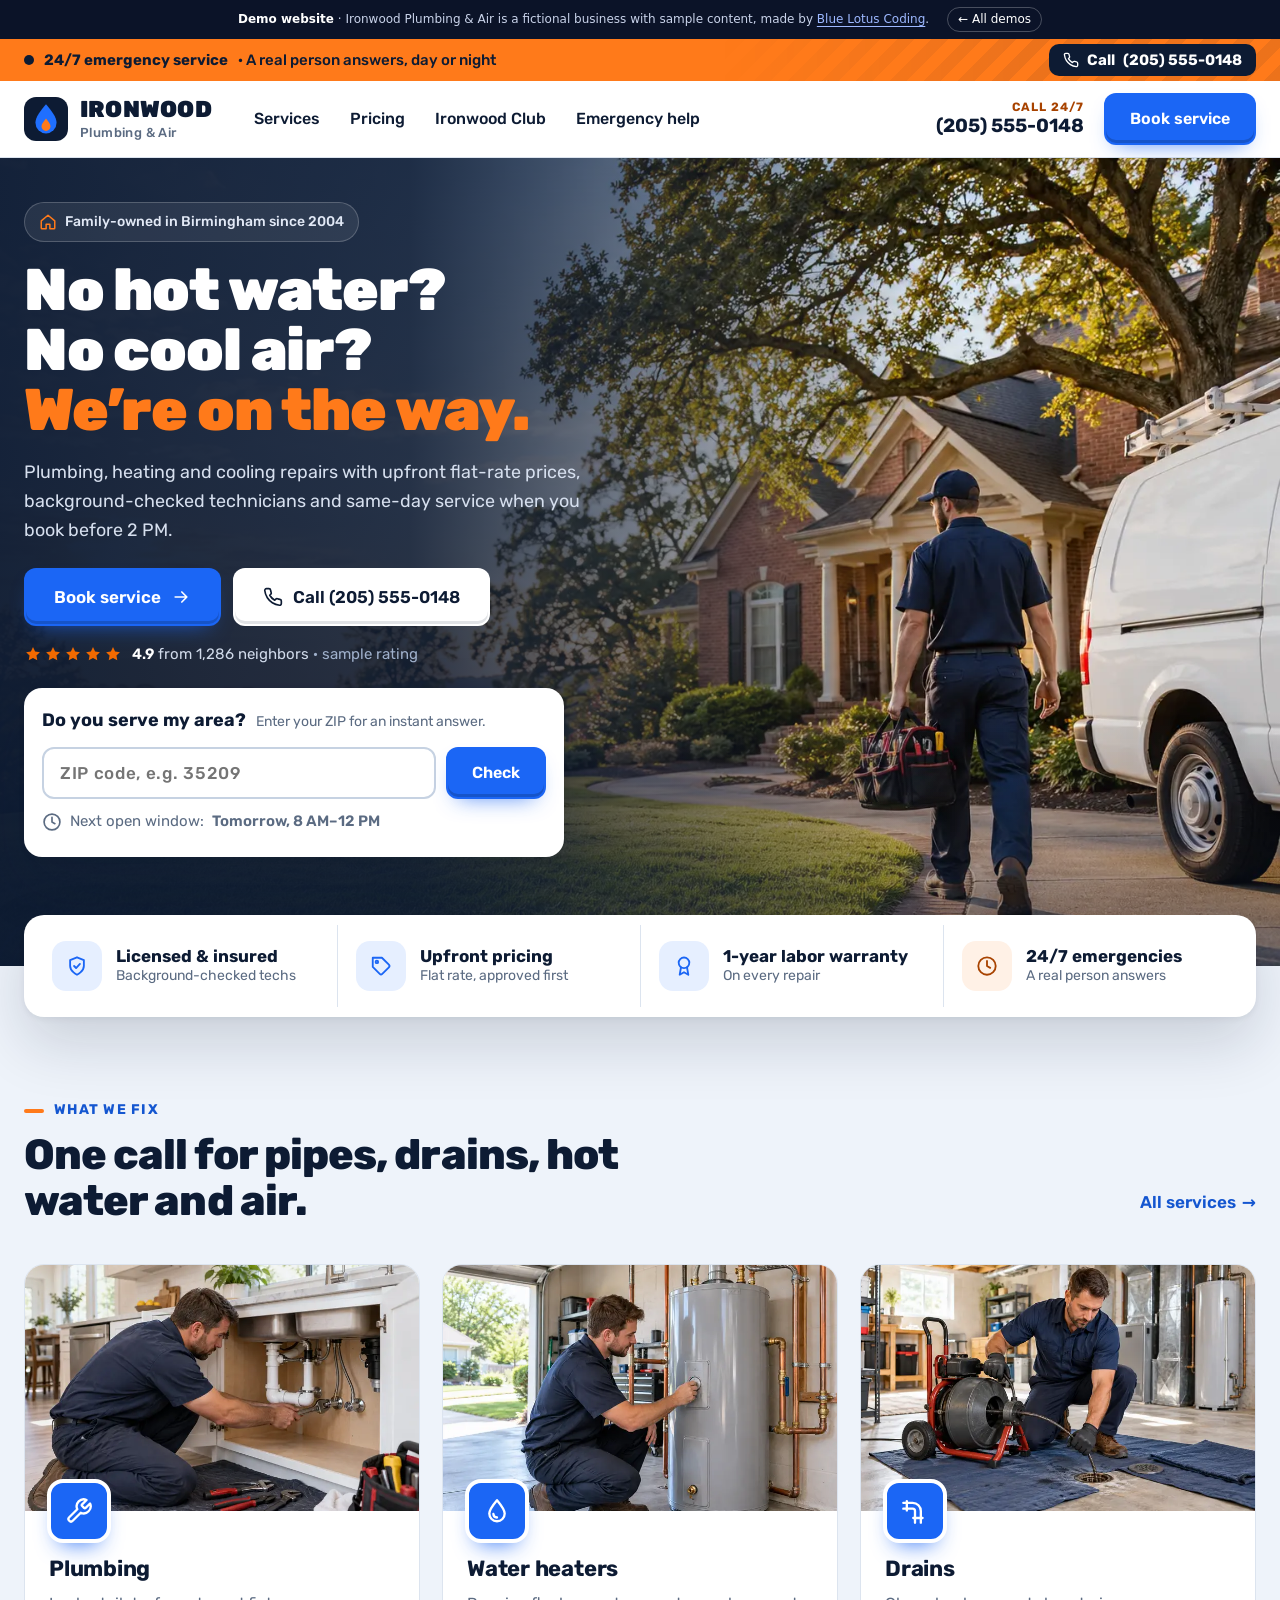
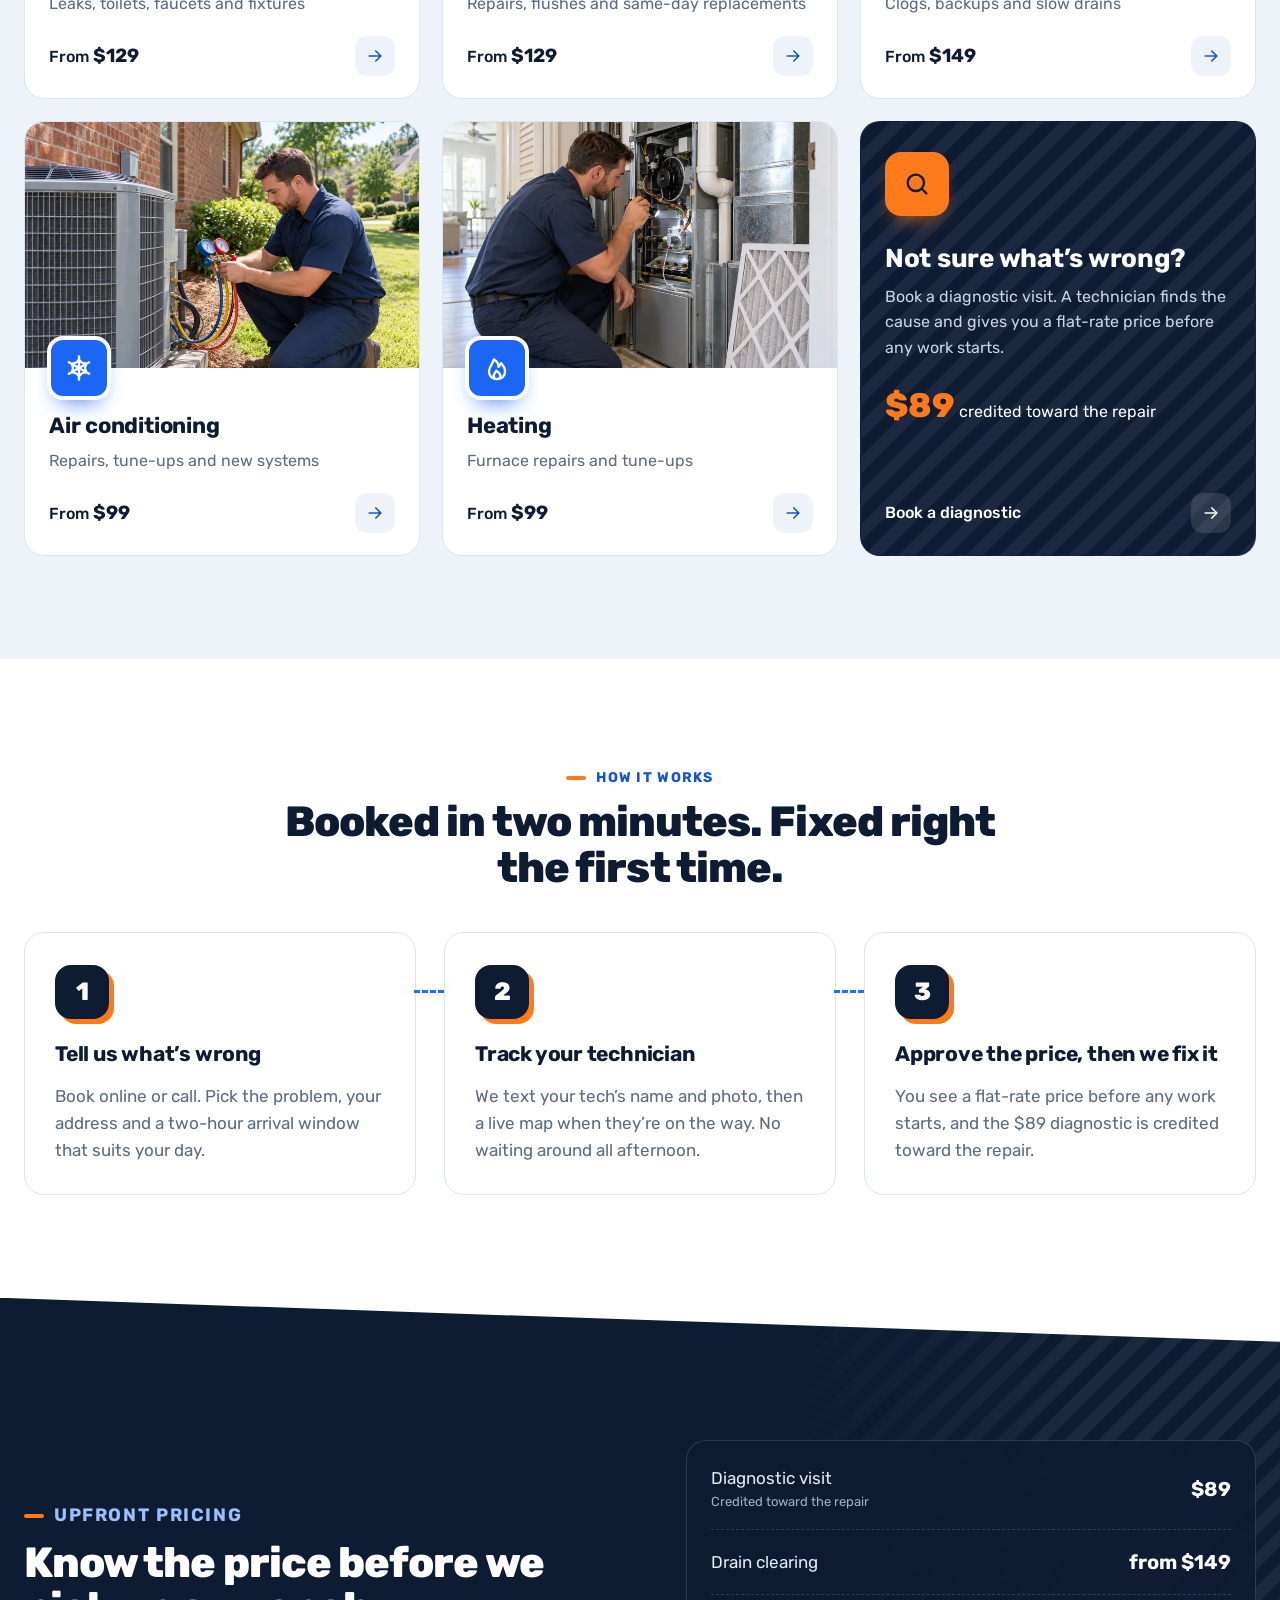
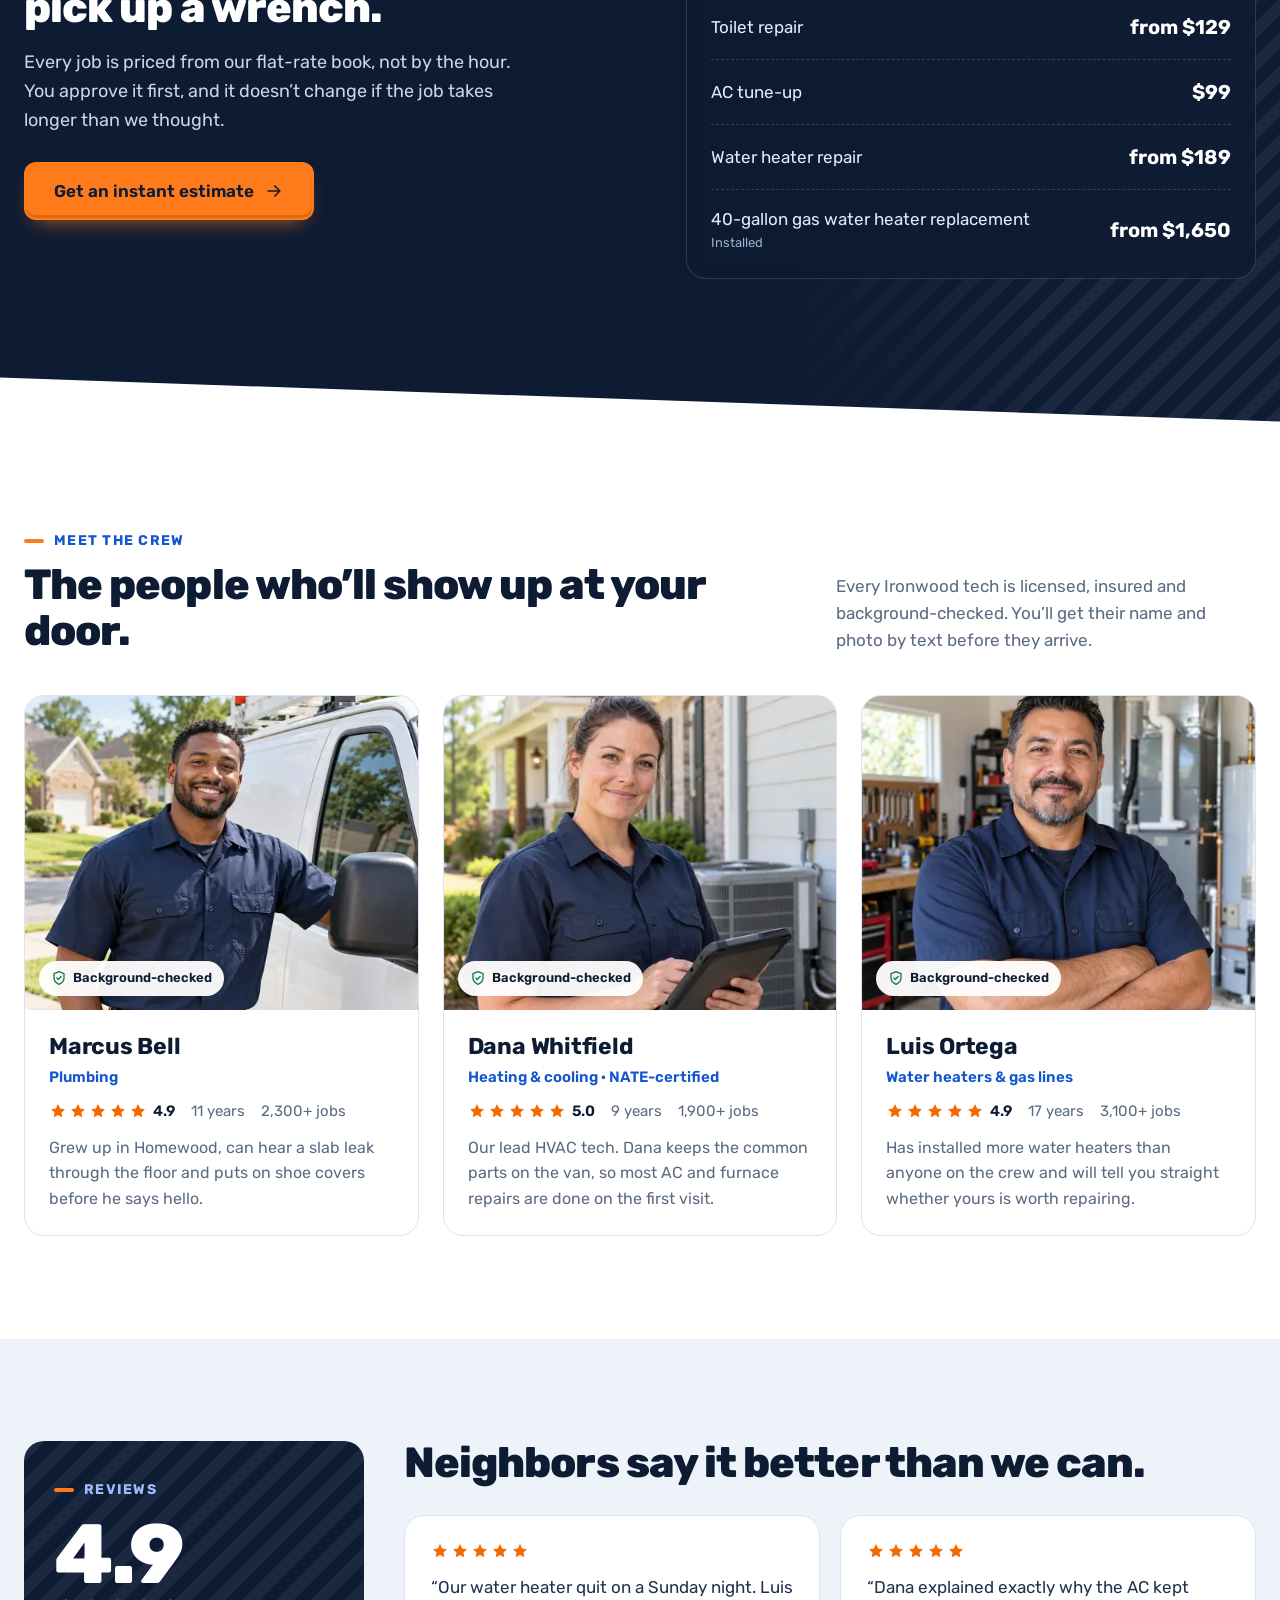
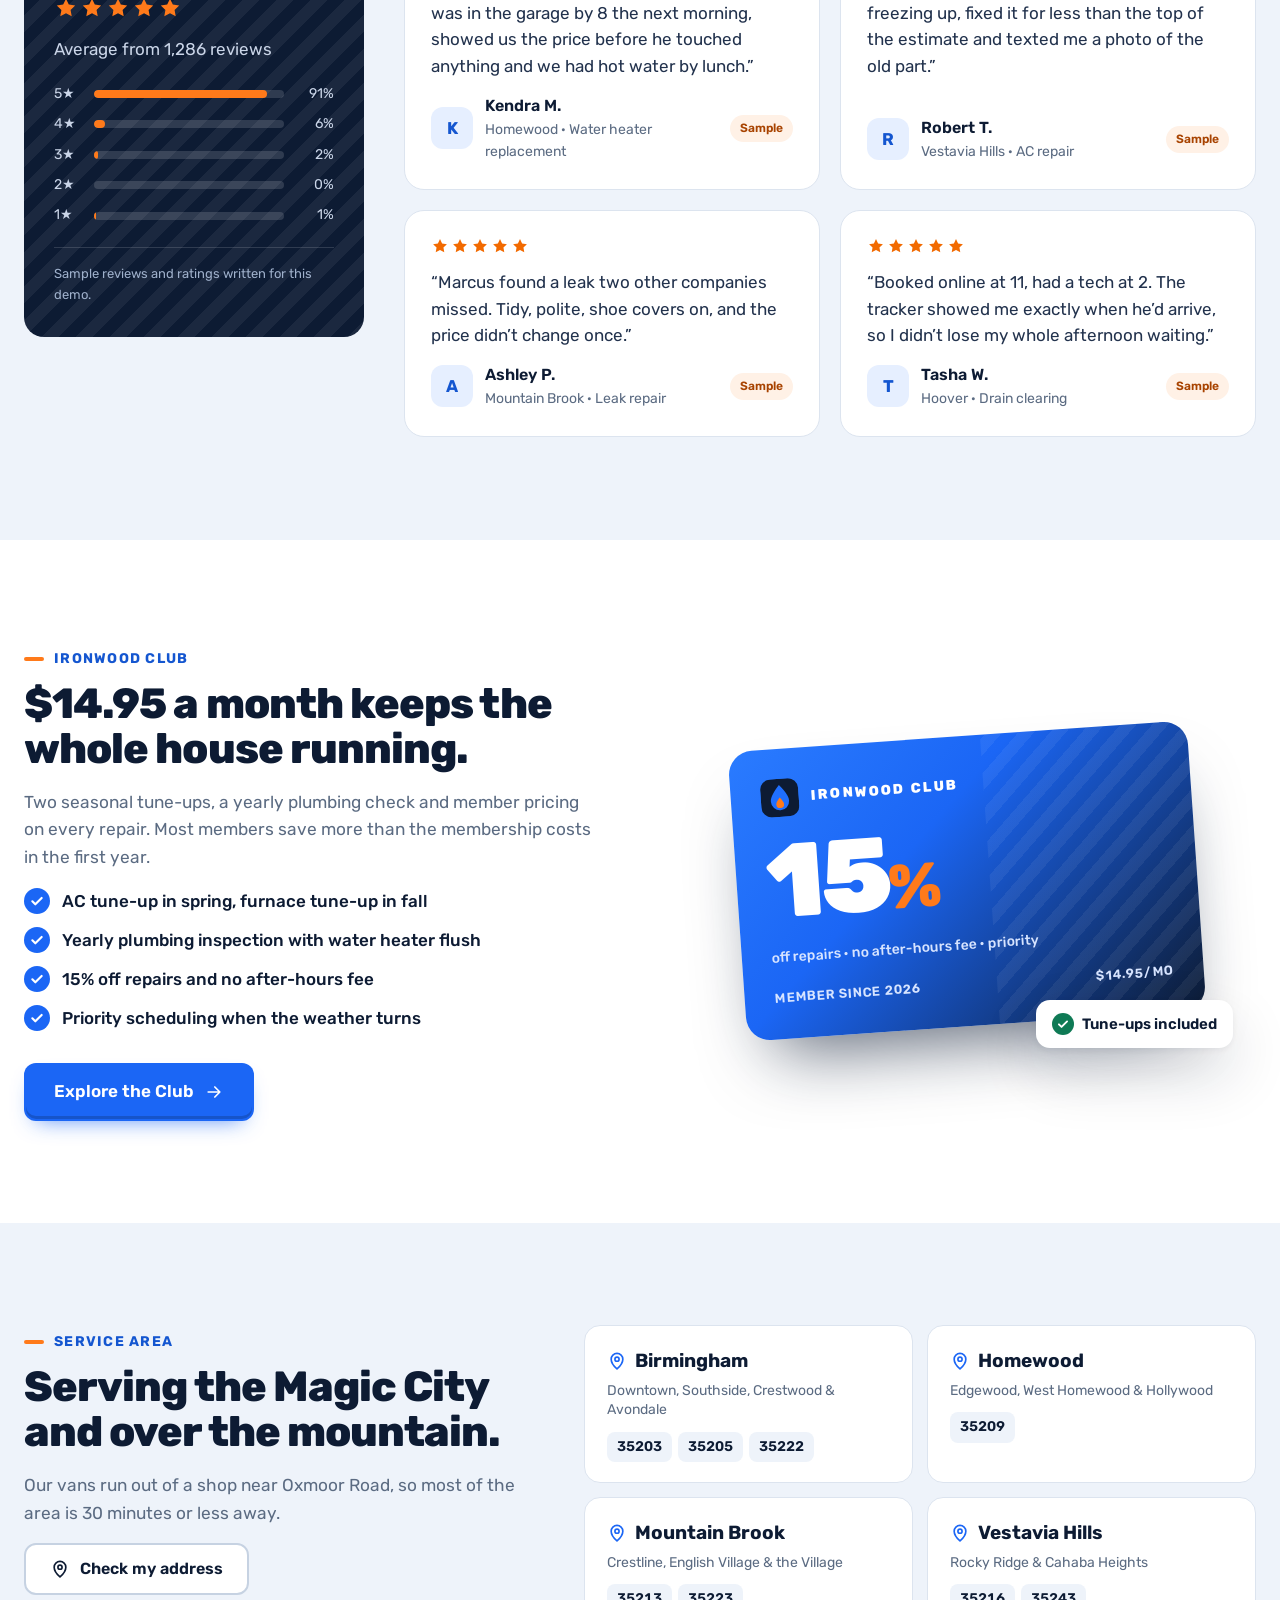
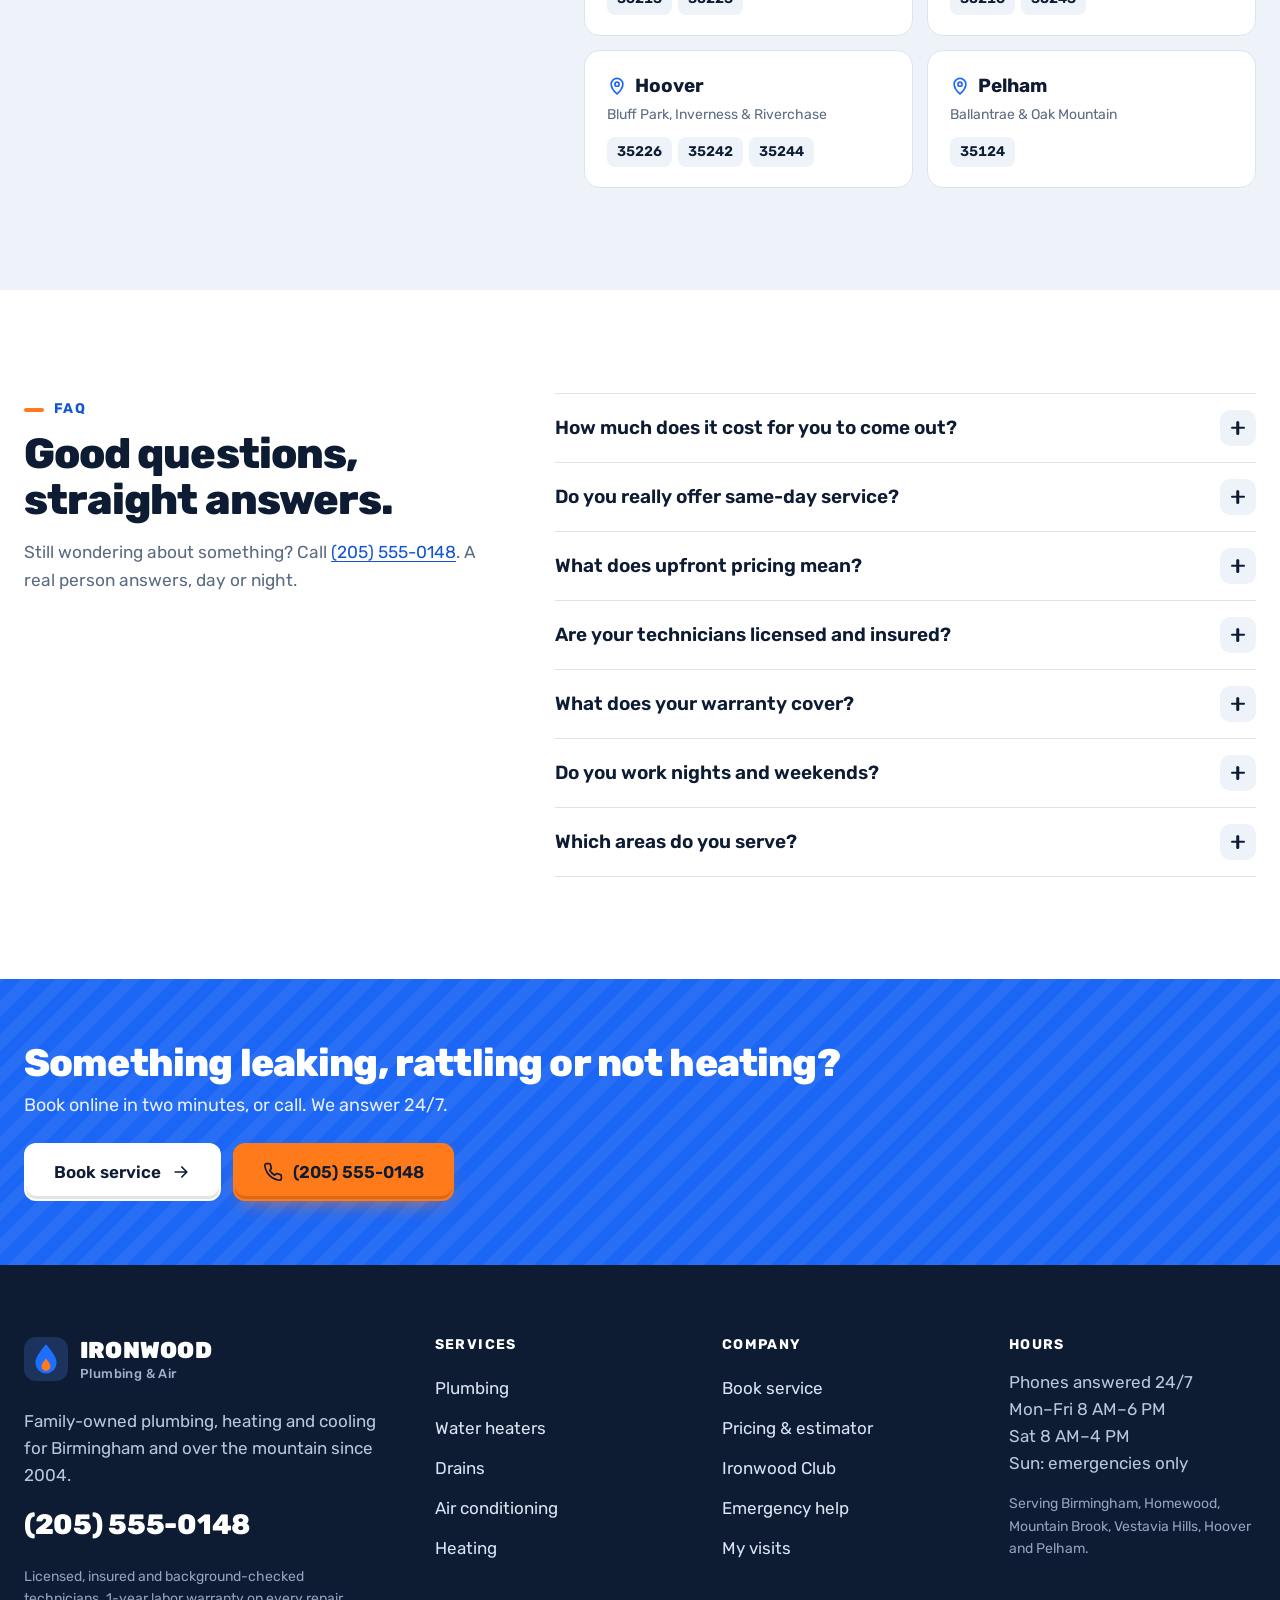
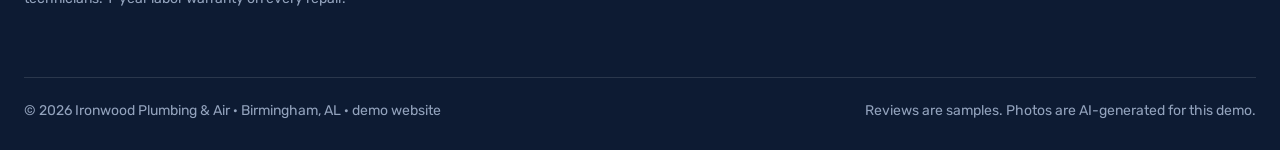
<file: ironwood/index.html>
<!doctype html>
<html lang="en">
<head>
  <meta charset="utf-8">
  <meta name="viewport" content="width=device-width, initial-scale=1">
  <meta name="robots" content="noindex">
  <title>Ironwood Plumbing &amp; Air — Plumbing, heating &amp; cooling in Birmingham, AL</title>
  <meta name="description" content="Demo website by Blue Lotus Coding: Ironwood Plumbing & Air, a fictional family-owned Birmingham plumbing, heating and cooling company with online booking, upfront pricing and live technician tracking.">
  <link rel="icon" href="data:image/svg+xml,%3Csvg xmlns='http://www.w3.org/2000/svg' viewBox='0 0 64 64'%3E%3Crect width='64' height='64' rx='16' fill='%230d1b33'/%3E%3Cpath d='M32 9c8.5 10.2 15.4 18.7 15.4 27.2a15.4 15.4 0 0 1-30.8 0C16.6 27.7 23.5 19.2 32 9z' fill='%231f6fff'/%3E%3Cpath d='M32 30c3.5 4.5 6.6 8 6.6 11.5a6.6 6.6 0 0 1-13.2 0c0-3.5 3.1-7 6.6-11.5z' fill='%23ff7a1a'/%3E%3C/svg%3E">
  <meta name="theme-color" content="#0d1b33">
  <link rel="preconnect" href="https://fonts.googleapis.com">
  <link rel="preconnect" href="https://fonts.gstatic.com" crossorigin>
  <link rel="stylesheet" href="https://fonts.googleapis.com/css2?family=Rubik:wght@400;500;600;700;800;900&display=swap">
  <link rel="stylesheet" href="../shared/kit.css">
  <link rel="stylesheet" href="styles.css">
</head>
<body>
  <button class="skip" data-action="skip-to-content">Skip to content</button>
  <header class="site-header">
    <div class="alert-strip">
      <div class="wrap alert-inner">
        <p><span class="live-dot" aria-hidden="true"></span><strong>24/7 emergency<span class="alert-word"> service</span></strong><span class="alert-extra">· A real person answers, day or night</span></p>
        <a class="alert-call" href="tel:+12055550148"><svg class="i" viewBox="0 0 24 24" aria-hidden="true" focusable="false"><path d="M22 16.92v3a2 2 0 0 1-2.18 2 19.79 19.79 0 0 1-8.63-3.07 19.5 19.5 0 0 1-6-6 19.79 19.79 0 0 1-3.07-8.67A2 2 0 0 1 4.11 2h3a2 2 0 0 1 2 1.72 12.84 12.84 0 0 0 .7 2.81 2 2 0 0 1-.45 2.11L8.09 9.91a16 16 0 0 0 6 6l1.27-1.27a2 2 0 0 1 2.11-.45 12.84 12.84 0 0 0 2.81.7A2 2 0 0 1 22 16.92z"/></svg>Call <span class="alert-num">(205) 555-0148</span></a>
      </div>
    </div>
    <div class="nav-bar">
      <div class="wrap nav-inner">
        <a class="brand" href="#/" aria-label="Ironwood Plumbing &amp; Air, home">
          <svg class="brand-mark" viewBox="0 0 40 40" aria-hidden="true" focusable="false"><rect width="40" height="40" rx="11" fill="#0d1b33"/><path d="M20 6.5c5.3 6.4 9.6 11.7 9.6 17a9.6 9.6 0 0 1-19.2 0c0-5.3 4.3-10.6 9.6-17z" fill="#1f6fff"/><path d="M20 19.5c2.2 2.8 4.1 5 4.1 7.2a4.1 4.1 0 0 1-8.2 0c0-2.2 1.9-4.4 4.1-7.2z" fill="#ff7a1a"/></svg>
          <span class="brand-text"><strong>Ironwood</strong><small>Plumbing &amp; Air</small></span>
        </a>
        <nav class="main-nav" aria-label="Main">
          <a href="#/services" data-nav="/services">Services</a>
          <a href="#/pricing" data-nav="/pricing">Pricing</a>
          <a href="#/club" data-nav="/club">Ironwood Club</a>
          <a href="#/emergency" data-nav="/emergency">Emergency help</a>
        </nav>
        <div class="nav-actions">
          <a class="visits-link" href="#/visits" data-nav="/visits" id="visits-link" hidden>My visits <span class="count" id="visits-count" hidden></span></a>
          <a class="nav-phone" href="tel:+12055550148"><span>Call 24/7</span><strong>(205) 555-0148</strong></a>
          <a class="btn btn-primary" href="#/book" data-nav="/book">Book service</a>
        </div>
        <button class="menu-toggle" data-action="menu" aria-expanded="false" aria-controls="mobile-nav"><svg class="i" viewBox="0 0 24 24" aria-hidden="true" focusable="false"><path d="M4 7h16M4 12h16M4 17h16"/></svg>Menu</button>
      </div>
      <nav class="mobile-nav" id="mobile-nav" aria-label="Mobile" hidden>
        <a href="#/services">Services</a>
        <a href="#/pricing">Pricing &amp; estimator</a>
        <a href="#/club">Ironwood Club</a>
        <a href="#/emergency">Emergency help</a>
        <a href="#/visits" id="m-visits" hidden>My visits</a>
        <a class="mobile-book" href="#/book">Book service</a>
      </nav>
    </div>
  </header>

  <main id="app" tabindex="-1"></main>

  <footer class="site-footer">
    <div class="wrap footer-top">
      <div class="footer-brand">
        <a class="brand is-light" href="#/" aria-label="Ironwood Plumbing &amp; Air, home">
          <svg class="brand-mark" viewBox="0 0 40 40" aria-hidden="true" focusable="false"><rect width="40" height="40" rx="11" fill="#1c335e"/><path d="M20 6.5c5.3 6.4 9.6 11.7 9.6 17a9.6 9.6 0 0 1-19.2 0c0-5.3 4.3-10.6 9.6-17z" fill="#1f6fff"/><path d="M20 19.5c2.2 2.8 4.1 5 4.1 7.2a4.1 4.1 0 0 1-8.2 0c0-2.2 1.9-4.4 4.1-7.2z" fill="#ff7a1a"/></svg>
          <span class="brand-text"><strong>Ironwood</strong><small>Plumbing &amp; Air</small></span>
        </a>
        <p>Family-owned plumbing, heating and cooling for Birmingham and over the mountain since 2004.</p>
        <a class="footer-phone" href="tel:+12055550148">(205) 555-0148</a>
        <p class="footer-small">Licensed, insured and background-checked technicians. 1-year labor warranty on every repair.</p>
      </div>
      <div>
        <h2>Services</h2>
        <a href="#/services/plumbing">Plumbing</a>
        <a href="#/services/water-heaters">Water heaters</a>
        <a href="#/services/drains">Drains</a>
        <a href="#/services/ac">Air conditioning</a>
        <a href="#/services/heating">Heating</a>
      </div>
      <div>
        <h2>Company</h2>
        <a href="#/book">Book service</a>
        <a href="#/pricing">Pricing &amp; estimator</a>
        <a href="#/club">Ironwood Club</a>
        <a href="#/emergency">Emergency help</a>
        <a href="#/visits">My visits</a>
      </div>
      <div>
        <h2>Hours</h2>
        <p>Phones answered 24/7<br>Mon–Fri 8 AM–6 PM<br>Sat 8 AM–4 PM<br>Sun: emergencies only</p>
        <p class="footer-small">Serving Birmingham, Homewood, Mountain Brook, Vestavia Hills, Hoover and Pelham.</p>
      </div>
    </div>
    <div class="wrap footer-base"><span>© 2026 Ironwood Plumbing &amp; Air · Birmingham, AL · demo website</span><span>Reviews are samples. Photos are AI-generated for this demo.</span></div>
  </footer>

  <nav class="dock" aria-label="Quick actions">
    <a class="dock-call" href="tel:+12055550148"><svg class="i" viewBox="0 0 24 24" aria-hidden="true" focusable="false"><path d="M22 16.92v3a2 2 0 0 1-2.18 2 19.79 19.79 0 0 1-8.63-3.07 19.5 19.5 0 0 1-6-6 19.79 19.79 0 0 1-3.07-8.67A2 2 0 0 1 4.11 2h3a2 2 0 0 1 2 1.72 12.84 12.84 0 0 0 .7 2.81 2 2 0 0 1-.45 2.11L8.09 9.91a16 16 0 0 0 6 6l1.27-1.27a2 2 0 0 1 2.11-.45 12.84 12.84 0 0 0 2.81.7A2 2 0 0 1 22 16.92z"/></svg>Call</a>
    <a class="dock-book" href="#/book"><svg class="i" viewBox="0 0 24 24" aria-hidden="true" focusable="false"><rect x="3" y="4.5" width="18" height="16.5" rx="2.5"/><path d="M16 2.5v4M8 2.5v4M3 10h18"/></svg>Book</a>
  </nav>

  <script src="../shared/kit.js"></script>
  <script src="app.js"></script>
</body>
</html>
</file>
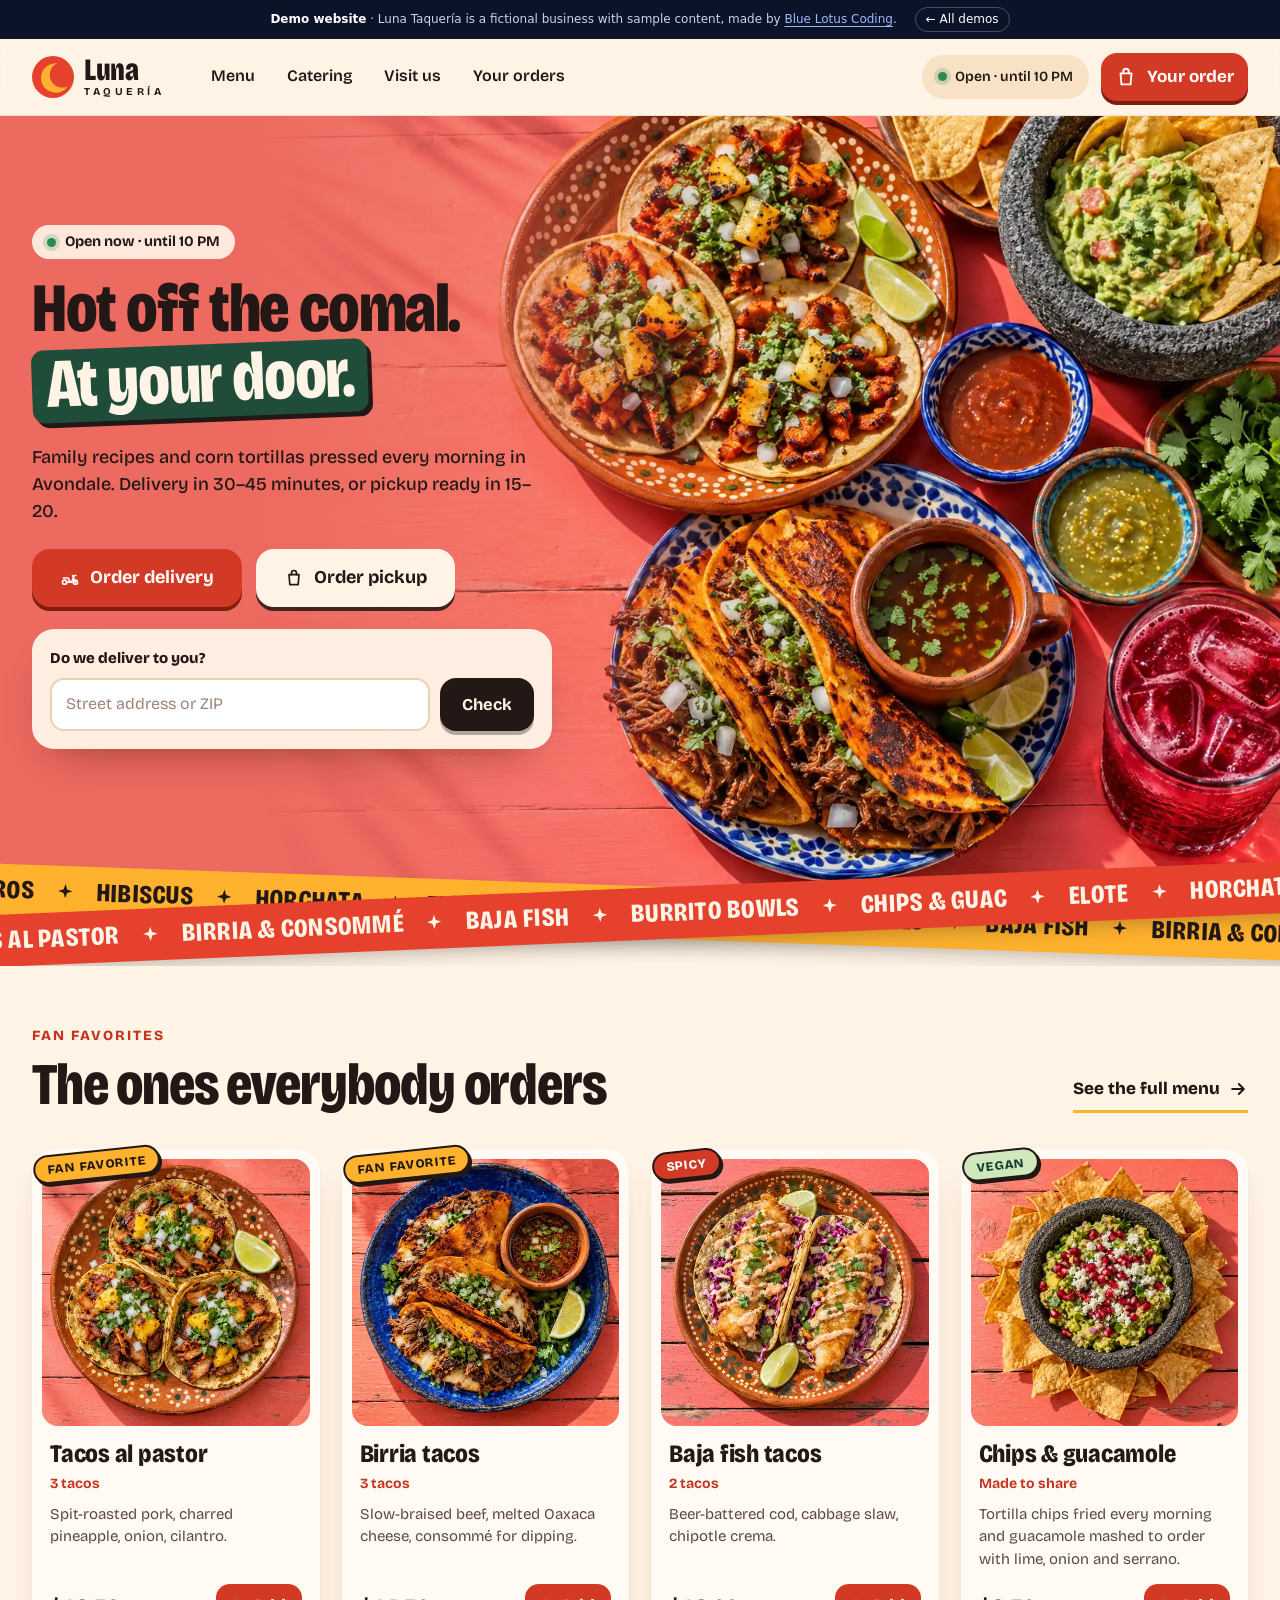
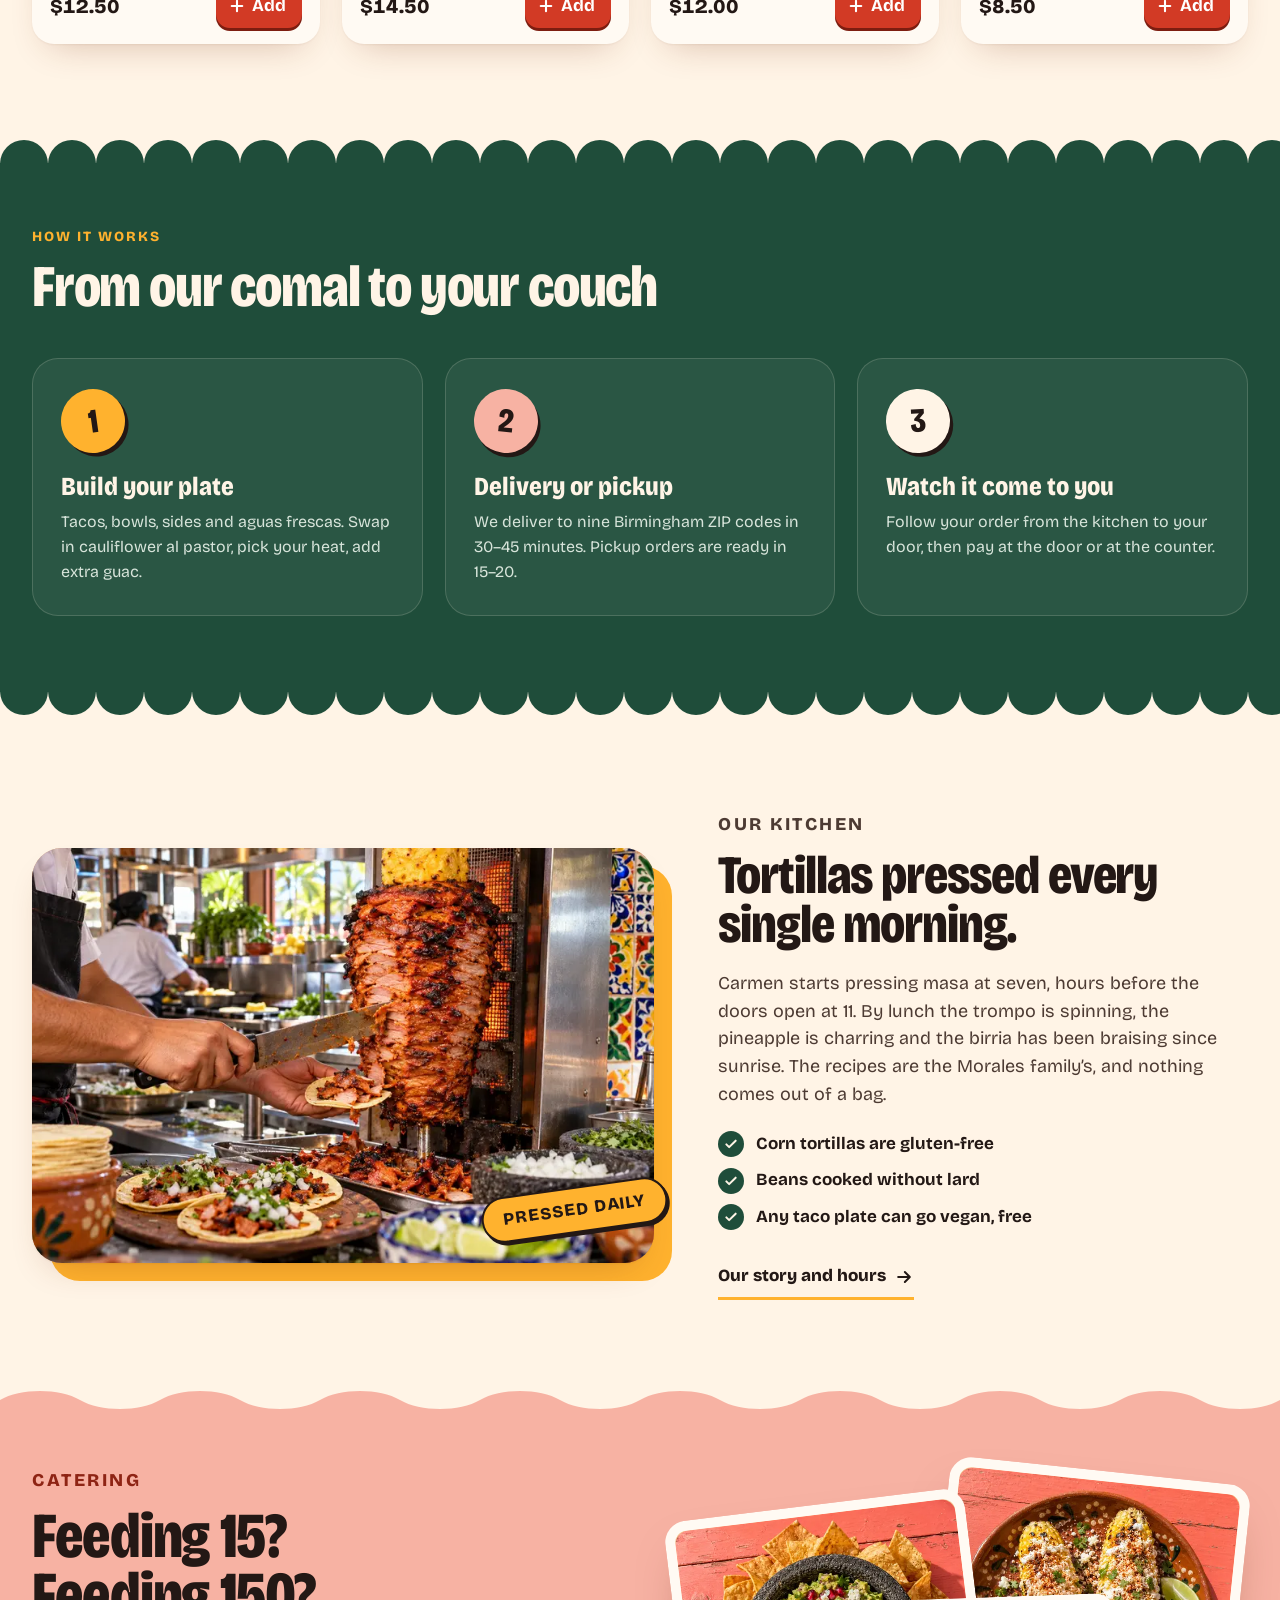
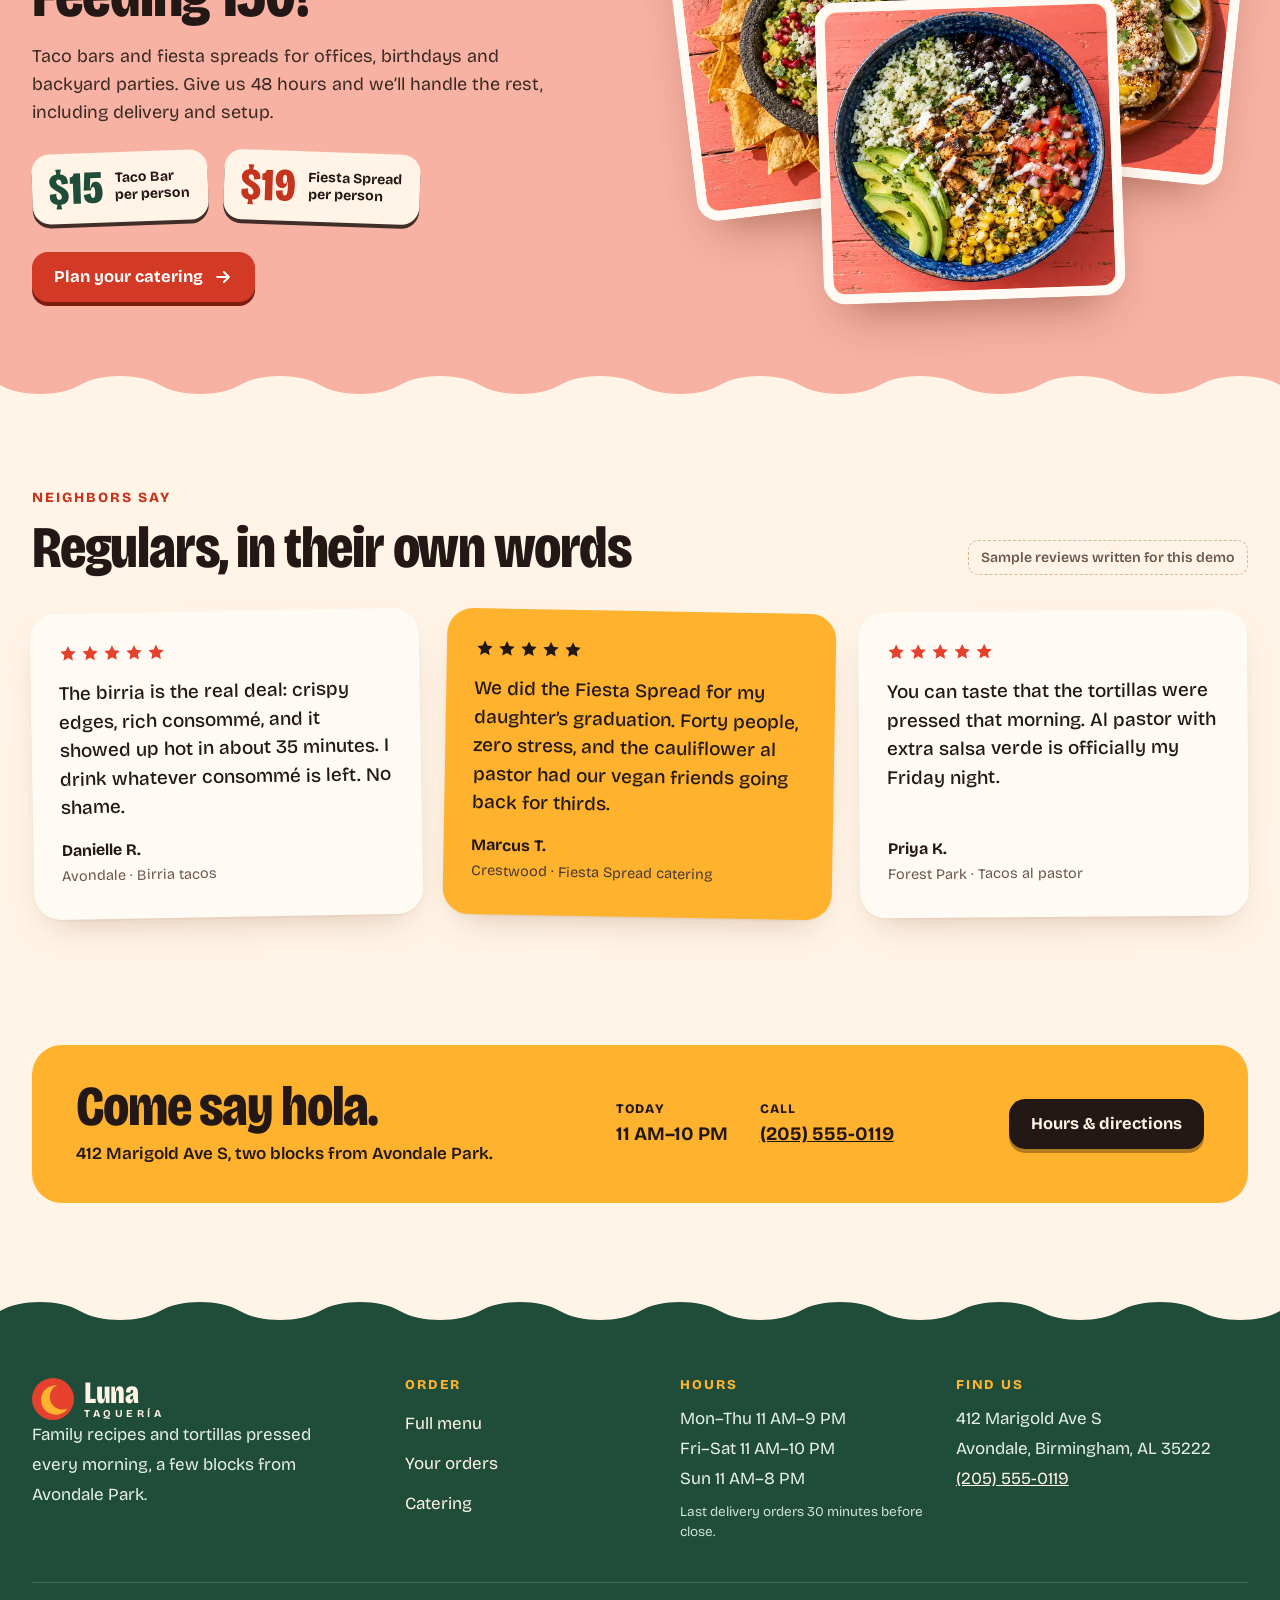
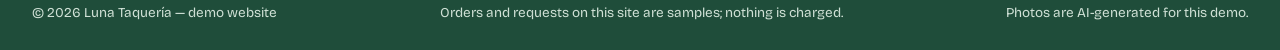
<file: luna/index.html>
<!doctype html>
<html lang="en">
<head>
  <meta charset="utf-8">
  <meta name="viewport" content="width=device-width, initial-scale=1">
  <meta name="robots" content="noindex">
  <title>Luna Taquería — Tacos, birria &amp; bowls in Avondale, Birmingham</title>
  <meta name="description" content="Demo website by Blue Lotus Coding: Luna Taquería, a fictional neighborhood taquería in Birmingham, Alabama with online ordering for delivery and pickup, live order tracking and catering requests.">
  <link rel="icon" href="data:image/svg+xml,%3Csvg xmlns='http://www.w3.org/2000/svg' viewBox='0 0 64 64'%3E%3Crect width='64' height='64' rx='18' fill='%23e5412d'/%3E%3Cpath d='M39 11a22 22 0 1 0 15 35A18 18 0 0 1 39 11z' fill='%23ffb22e'/%3E%3Ccircle cx='44' cy='20' r='3' fill='%23fff4e6'/%3E%3C/svg%3E">
  <meta name="theme-color" content="#fff4e6">
  <link rel="preconnect" href="https://fonts.googleapis.com">
  <link rel="preconnect" href="https://fonts.gstatic.com" crossorigin>
  <link rel="stylesheet" href="https://fonts.googleapis.com/css2?family=Bricolage+Grotesque:opsz,wdth,wght@12..96,75..100,200..800&display=swap">
  <link rel="stylesheet" href="../shared/kit.css">
  <link rel="stylesheet" href="styles.css">
</head>
<body>
  <button class="skip" data-action="skip-to-content">Skip to content</button>
  <header class="site-header">
    <div class="wrap header-inner">
      <a class="logo" href="#/" aria-label="Luna Taquería home">
        <svg class="logo-moon" viewBox="0 0 40 40" aria-hidden="true"><circle cx="20" cy="20" r="20" fill="#e5412d"/><path d="M24 7a14 14 0 1 0 10 22A11.5 11.5 0 0 1 24 7z" fill="#ffb22e"/></svg>
        <span class="logo-word">Luna<small>Taquería</small></span>
      </a>
      <nav class="main-nav" aria-label="Main">
        <a href="#/menu" data-nav="/menu">Menu</a>
        <a href="#/catering" data-nav="/catering">Catering</a>
        <a href="#/about" data-nav="/about">Visit us</a>
        <a href="#/orders" data-nav="/orders">Your orders</a>
      </nav>
      <div class="header-actions">
        <a class="status-pill" id="status-pill" href="#/about" aria-live="polite"></a>
        <button class="cart-button" id="cart-button" data-action="open-cart" aria-haspopup="dialog" aria-controls="cart-drawer">
          <svg viewBox="0 0 24 24" aria-hidden="true"><path d="M6 8h12l-1 12H7L6 8Z" fill="none" stroke="currentColor" stroke-width="2" stroke-linejoin="round"/><path d="M9 8V6a3 3 0 0 1 6 0v2" fill="none" stroke="currentColor" stroke-width="2" stroke-linecap="round"/></svg>
          <span class="cart-label">Your order</span>
          <span class="cart-count" id="cart-count" hidden>0</span>
        </button>
        <button class="menu-toggle" data-action="menu" aria-expanded="false" aria-controls="mobile-nav">
          <span class="menu-bars" aria-hidden="true"></span><span class="visually-hidden">Menu</span>
        </button>
      </div>
    </div>
    <nav class="mobile-nav" id="mobile-nav" aria-label="Mobile" hidden>
      <a href="#/menu">Menu</a>
      <a href="#/catering">Catering</a>
      <a href="#/about">Visit us</a>
      <a href="#/orders">Your orders</a>
    </nav>
  </header>

  <main id="app" tabindex="-1"></main>

  <footer class="site-footer">
    <div class="footer-wave" aria-hidden="true"></div>
    <div class="footer-body">
      <div class="wrap footer-grid">
        <div class="footer-brand">
          <a class="logo logo-light" href="#/" aria-label="Luna Taquería home">
            <svg class="logo-moon" viewBox="0 0 40 40" aria-hidden="true"><circle cx="20" cy="20" r="20" fill="#e5412d"/><path d="M24 7a14 14 0 1 0 10 22A11.5 11.5 0 0 1 24 7z" fill="#ffb22e"/></svg>
            <span class="logo-word">Luna<small>Taquería</small></span>
          </a>
          <p>Family recipes and tortillas pressed every morning, a few blocks from Avondale Park.</p>
        </div>
        <div>
          <h2>Order</h2>
          <a href="#/menu">Full menu</a>
          <a href="#/orders">Your orders</a>
          <a href="#/catering">Catering</a>
        </div>
        <div>
          <h2>Hours</h2>
          <p>Mon–Thu 11 AM–9 PM<br>Fri–Sat 11 AM–10 PM<br>Sun 11 AM–8 PM</p>
          <p class="footer-fine">Last delivery orders 30 minutes before close.</p>
        </div>
        <div>
          <h2>Find us</h2>
          <p>412 Marigold Ave S<br>Avondale, Birmingham, AL 35222<br><a href="tel:+12055550119">(205) 555-0119</a></p>
        </div>
      </div>
      <div class="wrap footer-base">
        <span>© 2026 Luna Taquería — demo website</span>
        <span>Orders and requests on this site are samples; nothing is charged.</span>
        <span>Photos are AI-generated for this demo.</span>
      </div>
    </div>
  </footer>

  <dialog class="drawer" id="cart-drawer" aria-labelledby="drawer-title">
    <div class="drawer-panel" id="drawer-panel"></div>
  </dialog>

  <script src="../shared/kit.js"></script>
  <script src="app.js"></script>
</body>
</html>
</file>
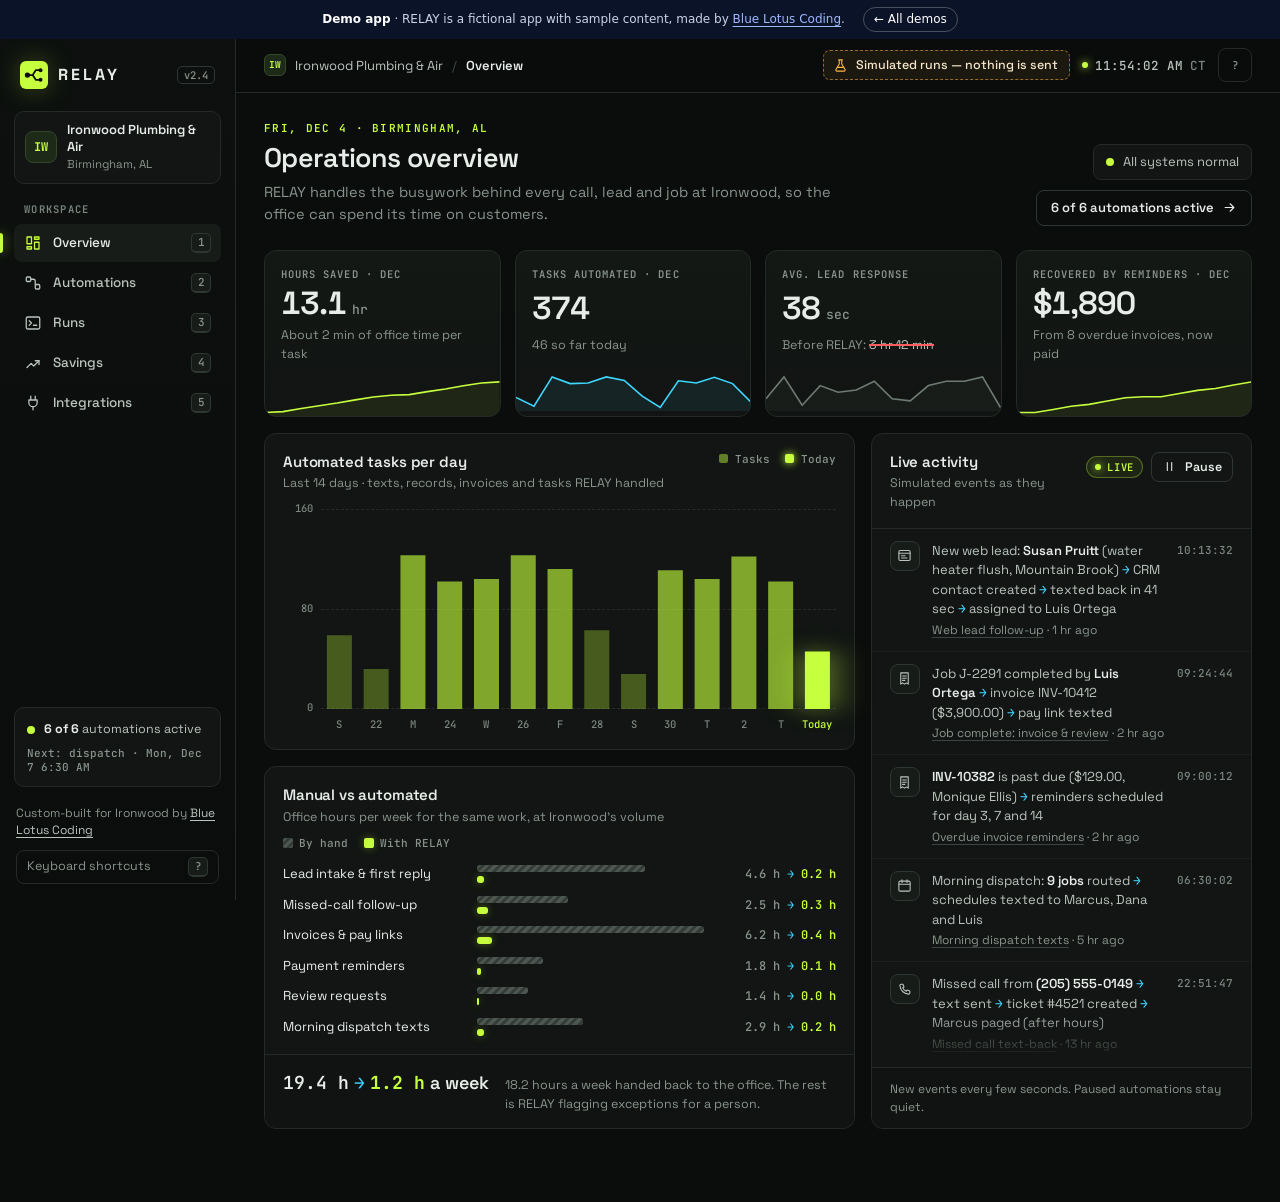
<file: relay/index.html>
<!doctype html>
<html lang="en">
<head>
  <meta charset="utf-8">
  <meta name="viewport" content="width=device-width, initial-scale=1, viewport-fit=cover">
  <meta name="robots" content="noindex">
  <title>RELAY — Automation hub for Ironwood Plumbing &amp; Air</title>
  <meta name="description" content="Demo app by Blue Lotus Coding: RELAY, a fictional automation hub that runs the back office of a Birmingham plumbing and heating &amp; cooling company.">
  <link rel="icon" href="data:image/svg+xml,%3Csvg xmlns='http://www.w3.org/2000/svg' viewBox='0 0 64 64'%3E%3Crect width='64' height='64' rx='14' fill='%230b0d0c'/%3E%3Cpath d='M20 32h9l7-11h8M29 32l7 11h8' fill='none' stroke='%233dd6ff' stroke-width='4' stroke-linecap='round' stroke-linejoin='round'/%3E%3Ccircle cx='17' cy='32' r='6.5' fill='%23c6ff3d'/%3E%3Ccircle cx='47' cy='21' r='5' fill='%23c6ff3d'/%3E%3Ccircle cx='47' cy='43' r='5' fill='%23c6ff3d'/%3E%3C/svg%3E">
  <meta name="theme-color" content="#0b0d0c">
  <meta name="color-scheme" content="dark">
  <link rel="preconnect" href="https://fonts.googleapis.com">
  <link rel="preconnect" href="https://fonts.gstatic.com" crossorigin>
  <link rel="stylesheet" href="https://fonts.googleapis.com/css2?family=JetBrains+Mono:wght@400;500;600&family=Space+Grotesk:wght@400;500;600;700&display=swap">
  <link rel="stylesheet" href="../shared/kit.css">
  <link rel="stylesheet" href="styles.css">
</head>
<body>
  <button class="skip" data-action="skip-to-content">Skip to content</button>
  <div class="shell">
    <aside class="sidebar" aria-label="RELAY workspace">
      <a class="brand" href="#/" aria-label="RELAY overview">
        <svg class="brand-mark" viewBox="0 0 64 64" aria-hidden="true"><rect width="64" height="64" rx="14" fill="#c6ff3d"/><path d="M20 32h9l7-11h8M29 32l7 11h8" fill="none" stroke="#0b0d0c" stroke-width="4" stroke-linecap="round" stroke-linejoin="round"/><circle cx="17" cy="32" r="6" fill="#0b0d0c"/><circle cx="47" cy="21" r="4.5" fill="#0b0d0c"/><circle cx="47" cy="43" r="4.5" fill="#0b0d0c"/></svg>
        <span class="brand-name">RELAY</span>
        <span class="brand-ver">v2.4</span>
      </a>
      <div class="workspace">
        <span class="ws-logo" aria-hidden="true">IW</span>
        <span class="ws-text"><strong>Ironwood Plumbing &amp; Air</strong><small>Birmingham, AL</small></span>
      </div>
      <nav class="side-nav" aria-label="Main">
        <p class="side-label">Workspace</p>
        <a href="#/" data-nav="/"><svg class="icon" viewBox="0 0 24 24" aria-hidden="true"><path d="M4 13h6V4H4zM14 20h6v-9h-6zM4 20h6v-3H4zM14 7h6V4h-6z"/></svg><span>Overview</span><kbd>1</kbd></a>
        <a href="#/automations" data-nav="/automations"><svg class="icon" viewBox="0 0 24 24" aria-hidden="true"><rect x="3" y="4" width="6" height="6" rx="1.5"/><rect x="15" y="14" width="6" height="6" rx="1.5"/><path d="M9 7h3.5A2.5 2.5 0 0 1 15 9.5V14"/></svg><span>Automations</span><kbd>2</kbd></a>
        <a href="#/runs" data-nav="/runs"><svg class="icon" viewBox="0 0 24 24" aria-hidden="true"><rect x="3" y="4" width="18" height="16" rx="2"/><path d="m7 9 3 3-3 3M12.5 15H17"/></svg><span>Runs</span><kbd>3</kbd></a>
        <a href="#/savings" data-nav="/savings"><svg class="icon" viewBox="0 0 24 24" aria-hidden="true"><path d="M4 18l5.5-5.5 3.5 3.5L20 9"/><path d="M15 9h5v5"/></svg><span>Savings</span><kbd>4</kbd></a>
        <a href="#/integrations" data-nav="/integrations"><svg class="icon" viewBox="0 0 24 24" aria-hidden="true"><path d="M9 3v5M15 3v5M6.5 8h11v3.5a5.5 5.5 0 0 1-11 0zM12 17v4"/></svg><span>Integrations</span><kbd>5</kbd></a>
      </nav>
      <div class="side-status" id="side-status" aria-live="polite"></div>
      <div class="side-foot">
        <p>Custom-built for Ironwood by <a href="https://bluelotuscoding.com" target="_blank" rel="noopener noreferrer">Blue Lotus Coding</a></p>
        <button class="side-keys" data-action="shortcuts"><span>Keyboard shortcuts</span><kbd>?</kbd></button>
      </div>
    </aside>

    <div class="main">
      <header class="topbar">
        <a class="top-brand" href="#/" aria-label="RELAY overview">
          <svg class="brand-mark" viewBox="0 0 64 64" aria-hidden="true"><rect width="64" height="64" rx="14" fill="#c6ff3d"/><path d="M20 32h9l7-11h8M29 32l7 11h8" fill="none" stroke="#0b0d0c" stroke-width="4" stroke-linecap="round" stroke-linejoin="round"/><circle cx="17" cy="32" r="6" fill="#0b0d0c"/><circle cx="47" cy="21" r="4.5" fill="#0b0d0c"/><circle cx="47" cy="43" r="4.5" fill="#0b0d0c"/></svg>
          <span>RELAY</span>
        </a>
        <div class="crumbs">
          <span class="ws-chip" aria-hidden="true">IW</span>
          <span class="ws-name">Ironwood Plumbing &amp; Air</span>
          <span class="crumb-sep" aria-hidden="true">/</span>
          <span class="crumb-page" id="crumb-page">Overview</span>
        </div>
        <div class="top-right">
          <p class="sim-note"><svg class="icon" viewBox="0 0 24 24" aria-hidden="true"><path d="M9 3h6M10 3v6.5L4.8 18.2A1.8 1.8 0 0 0 6.3 21h11.4a1.8 1.8 0 0 0 1.5-2.8L14 9.5V3"/><path d="M7.5 15h9"/></svg><span>Simulated runs — nothing is sent</span></p>
          <p class="clock"><span class="clock-dot" aria-hidden="true"></span><span class="visually-hidden">Birmingham time </span><time id="clock">--:--</time><span class="clock-tz">CT</span></p>
          <button class="icon-btn top-keys" data-action="shortcuts" aria-label="Keyboard shortcuts"><kbd>?</kbd></button>
        </div>
      </header>
      <main id="app" tabindex="-1"></main>
    </div>
  </div>

  <nav class="tabbar" aria-label="Main">
    <a href="#/" data-nav="/"><svg class="icon" viewBox="0 0 24 24" aria-hidden="true"><path d="M4 13h6V4H4zM14 20h6v-9h-6zM4 20h6v-3H4zM14 7h6V4h-6z"/></svg><span>Overview</span></a>
    <a href="#/automations" data-nav="/automations"><svg class="icon" viewBox="0 0 24 24" aria-hidden="true"><rect x="3" y="4" width="6" height="6" rx="1.5"/><rect x="15" y="14" width="6" height="6" rx="1.5"/><path d="M9 7h3.5A2.5 2.5 0 0 1 15 9.5V14"/></svg><span>Flows</span></a>
    <a href="#/runs" data-nav="/runs"><svg class="icon" viewBox="0 0 24 24" aria-hidden="true"><rect x="3" y="4" width="18" height="16" rx="2"/><path d="m7 9 3 3-3 3M12.5 15H17"/></svg><span>Runs</span></a>
    <a href="#/savings" data-nav="/savings"><svg class="icon" viewBox="0 0 24 24" aria-hidden="true"><path d="M4 18l5.5-5.5 3.5 3.5L20 9"/><path d="M15 9h5v5"/></svg><span>Savings</span></a>
    <a href="#/integrations" data-nav="/integrations"><svg class="icon" viewBox="0 0 24 24" aria-hidden="true"><path d="M9 3v5M15 3v5M6.5 8h11v3.5a5.5 5.5 0 0 1-11 0zM12 17v4"/></svg><span>Connect</span></a>
  </nav>

  <p class="visually-hidden" id="live-status" aria-live="polite"></p>

  <script src="../shared/kit.js"></script>
  <script src="app.js"></script>
</body>
</html>
</file>
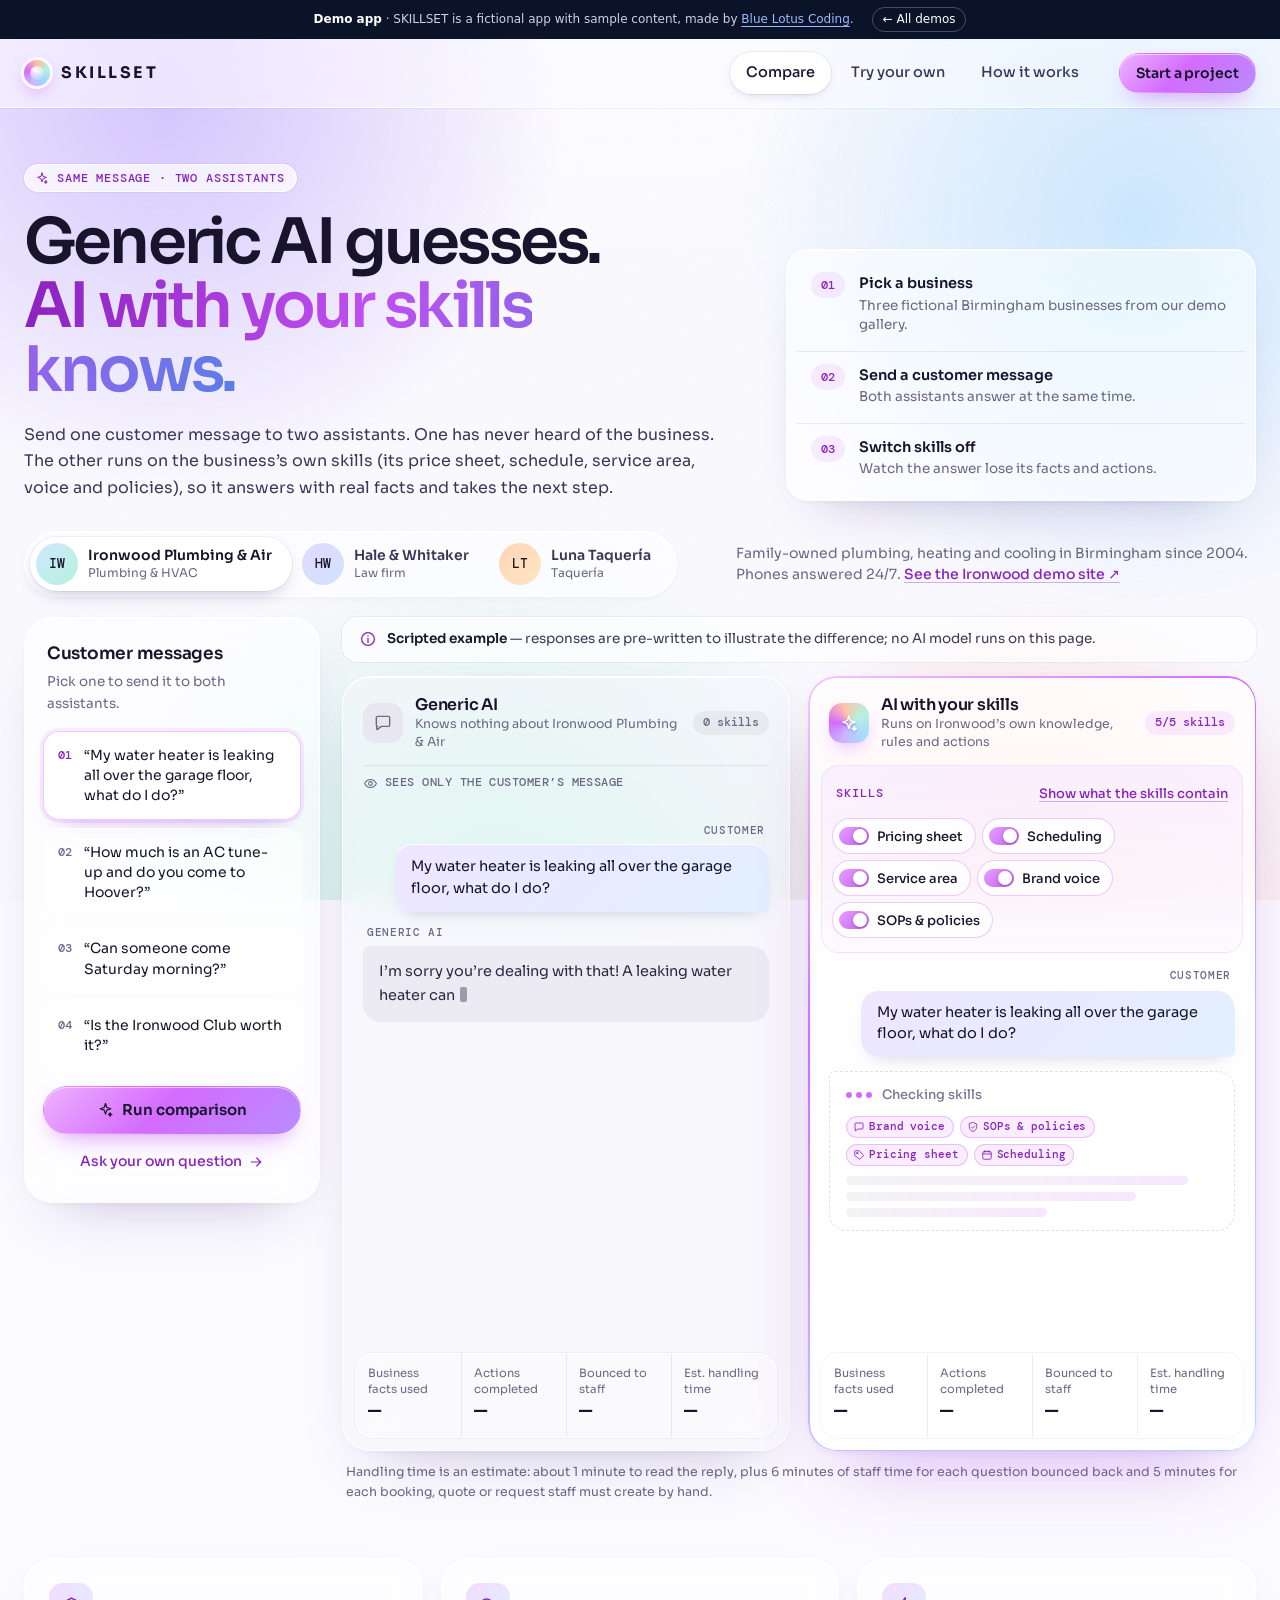
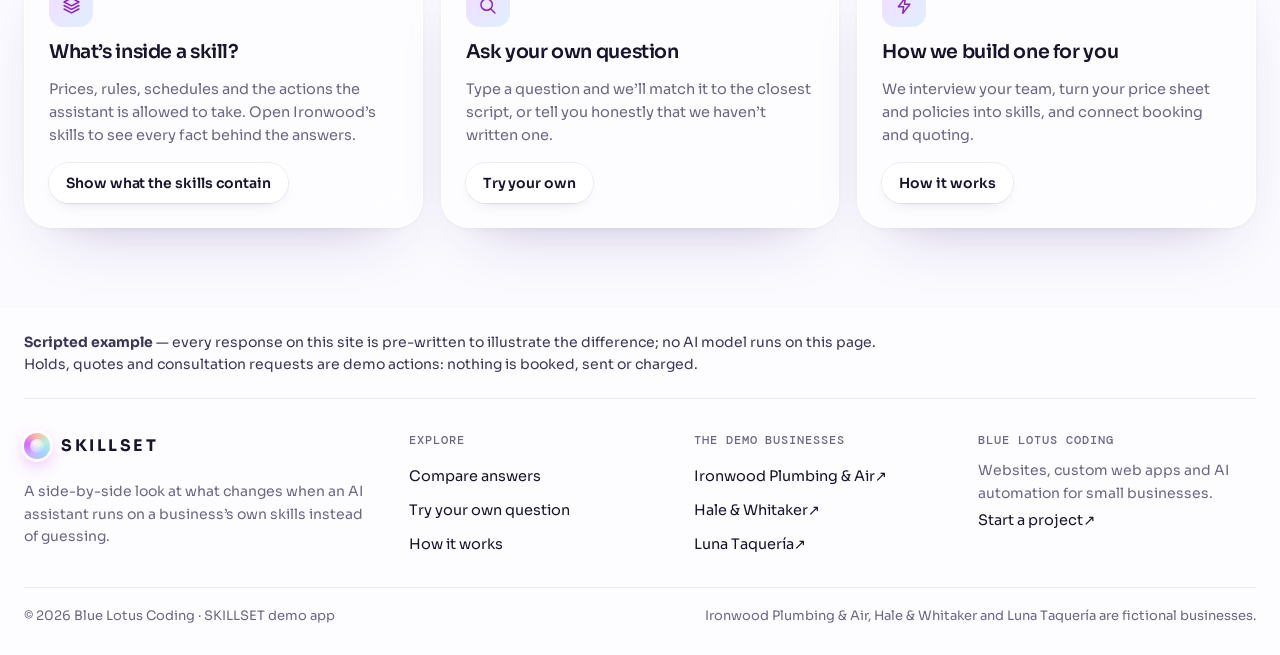
<file: skillset/index.html>
<!doctype html>
<html lang="en">
<head>
  <meta charset="utf-8">
  <meta name="viewport" content="width=device-width, initial-scale=1">
  <meta name="robots" content="noindex">
  <title>SKILLSET — Generic AI vs. AI with your skills</title>
  <meta name="description" content="Demo app by Blue Lotus Coding: SKILLSET, a scripted side-by-side that shows how an AI assistant built on a business's own skills answers customers compared with a generic chatbot.">
  <link rel="icon" href="data:image/svg+xml,%3Csvg xmlns='http://www.w3.org/2000/svg' viewBox='0 0 64 64'%3E%3Cdefs%3E%3ClinearGradient id='g' x1='0' y1='0' x2='1' y2='1'%3E%3Cstop offset='0' stop-color='%23c9b6ff'/%3E%3Cstop offset='.5' stop-color='%23d46bff'/%3E%3Cstop offset='1' stop-color='%23bfe3ff'/%3E%3C/linearGradient%3E%3C/defs%3E%3Crect width='64' height='64' rx='18' fill='url(%23g)'/%3E%3Cpath d='M32 12l4.8 15.2L52 32l-15.2 4.8L32 52l-4.8-15.2L12 32l15.2-4.8z' fill='%23fff'/%3E%3C/svg%3E">
  <meta name="theme-color" content="#fbfaff">
  <link rel="preconnect" href="https://fonts.googleapis.com">
  <link rel="preconnect" href="https://fonts.gstatic.com" crossorigin>
  <link rel="stylesheet" href="https://fonts.googleapis.com/css2?family=DM+Mono:wght@400;500&family=Sora:wght@300;400;500;600;700&display=swap">
  <link rel="stylesheet" href="../shared/kit.css">
  <link rel="stylesheet" href="styles.css">
</head>
<body>
  <div class="aurora" aria-hidden="true"><i></i><i></i><i></i><i></i></div>
  <button class="skip" data-action="skip-to-content">Skip to content</button>
  <header class="site-header">
    <div class="wrap header-inner">
      <a class="wordmark" href="#/" aria-label="SKILLSET home"><span class="orb" aria-hidden="true"></span>SKILLSET</a>
      <nav class="main-nav" aria-label="Main">
        <a href="#/" data-nav="/">Compare</a>
        <a href="#/try" data-nav="/try">Try your own</a>
        <a href="#/how" data-nav="/how">How it works</a>
      </nav>
      <a class="btn btn-primary btn-sm header-cta" href="https://bluelotuscoding.com/contact" target="_blank" rel="noopener noreferrer">Start a project</a>
      <button class="menu-toggle" data-action="menu" aria-expanded="false" aria-controls="mobile-nav"><span class="menu-bars" aria-hidden="true"></span>Menu</button>
    </div>
    <nav class="mobile-nav" id="mobile-nav" aria-label="Mobile" hidden>
      <a href="#/">Compare</a>
      <a href="#/try">Try your own</a>
      <a href="#/how">How it works</a>
      <a class="btn btn-primary" href="https://bluelotuscoding.com/contact" target="_blank" rel="noopener noreferrer">Start a project</a>
    </nav>
  </header>

  <main id="app" tabindex="-1"></main>

  <footer class="site-footer">
    <div class="wrap footer-note">
      <p><strong>Scripted example</strong> — every response on this site is pre-written to illustrate the difference; no AI model runs on this page. Holds, quotes and consultation requests are demo actions: nothing is booked, sent or charged.</p>
    </div>
    <div class="wrap footer-grid">
      <div class="footer-brand">
        <a class="wordmark" href="#/"><span class="orb" aria-hidden="true"></span>SKILLSET</a>
        <p>A side-by-side look at what changes when an AI assistant runs on a business’s own skills instead of guessing.</p>
      </div>
      <div>
        <h2>Explore</h2>
        <a href="#/">Compare answers</a>
        <a href="#/try">Try your own question</a>
        <a href="#/how">How it works</a>
      </div>
      <div>
        <h2>The demo businesses</h2>
        <a href="../ironwood/" target="_blank" rel="noopener">Ironwood Plumbing &amp; Air <span aria-hidden="true">↗</span></a>
        <a href="../hale/" target="_blank" rel="noopener">Hale &amp; Whitaker <span aria-hidden="true">↗</span></a>
        <a href="../luna/" target="_blank" rel="noopener">Luna Taquería <span aria-hidden="true">↗</span></a>
      </div>
      <div>
        <h2>Blue Lotus Coding</h2>
        <p>Websites, custom web apps and AI automation for small businesses.</p>
        <a href="https://bluelotuscoding.com/contact" target="_blank" rel="noopener noreferrer">Start a project <span aria-hidden="true">↗</span></a>
      </div>
    </div>
    <div class="wrap footer-base"><span>© 2026 Blue Lotus Coding · SKILLSET demo app</span><span>Ironwood Plumbing &amp; Air, Hale &amp; Whitaker and Luna Taquería are fictional businesses.</span></div>
  </footer>

  <script src="../shared/kit.js"></script>
  <script src="app.js"></script>
</body>
</html>
</file>
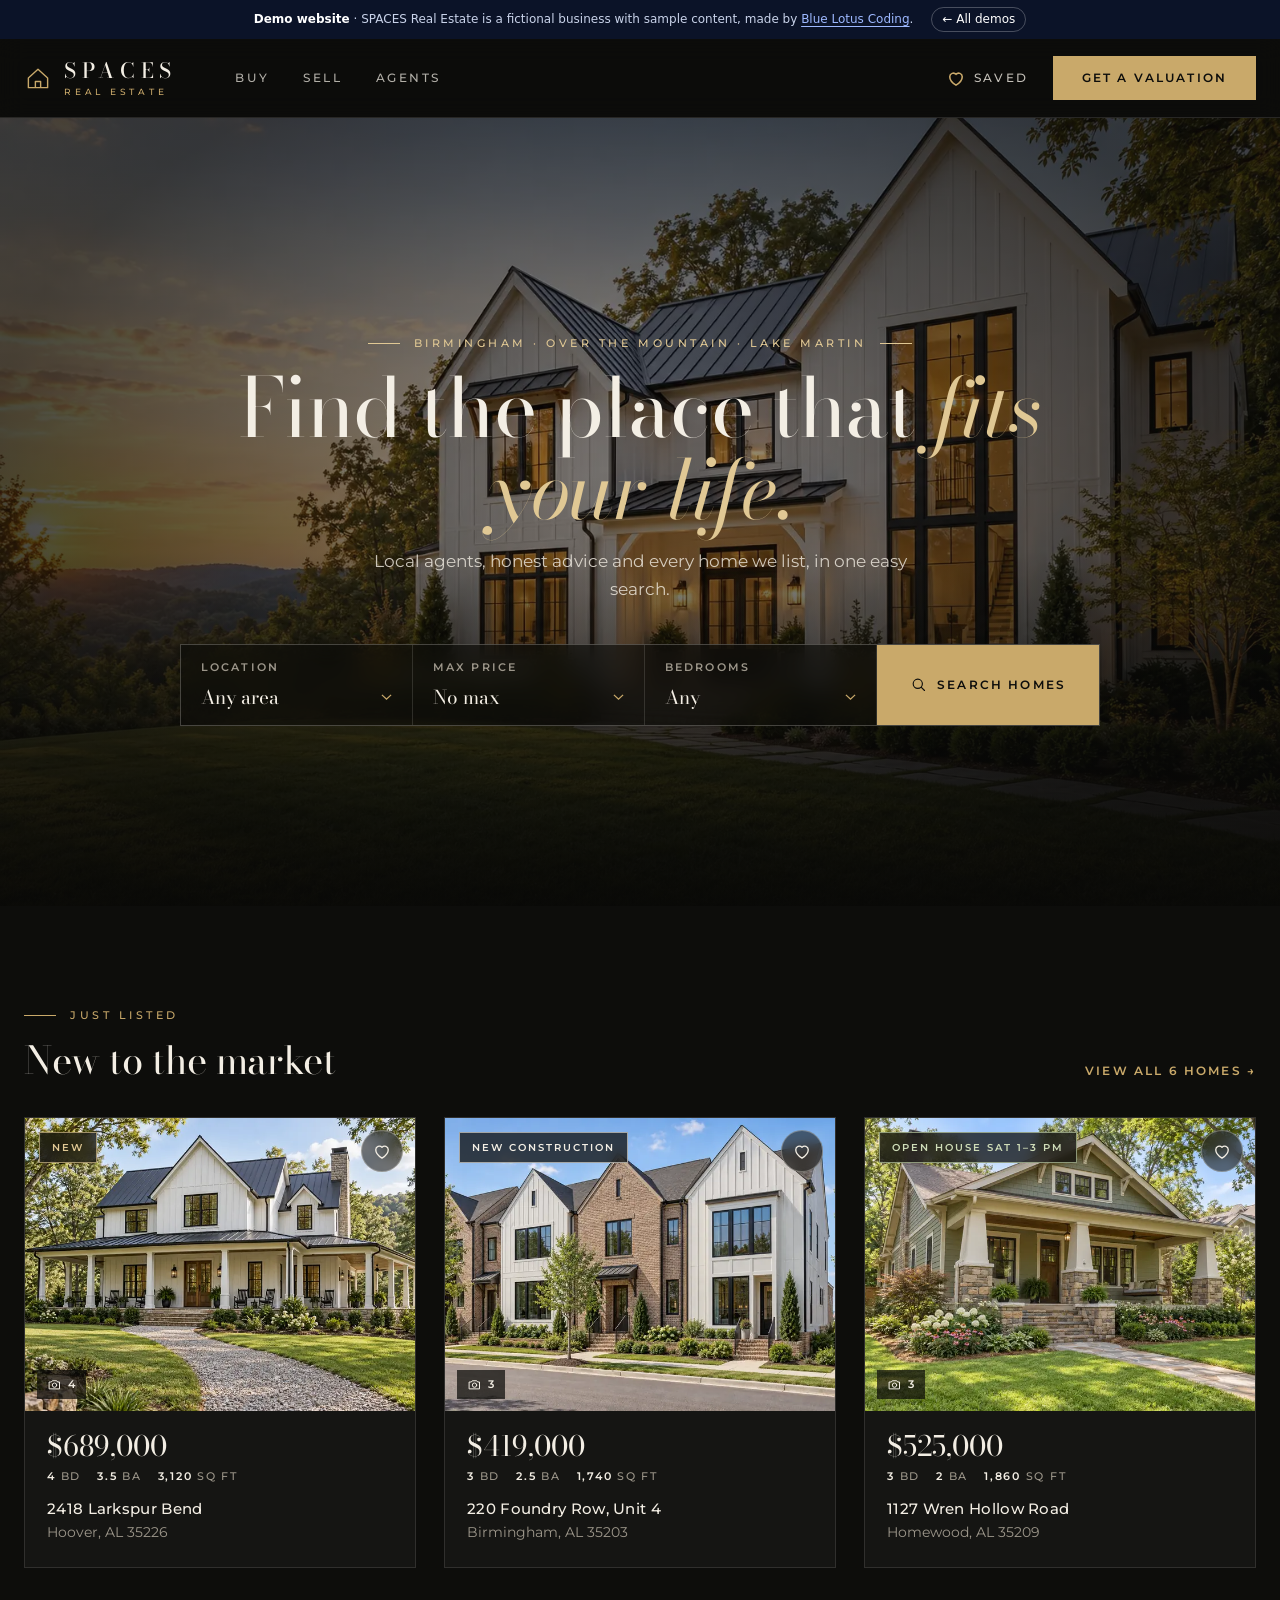
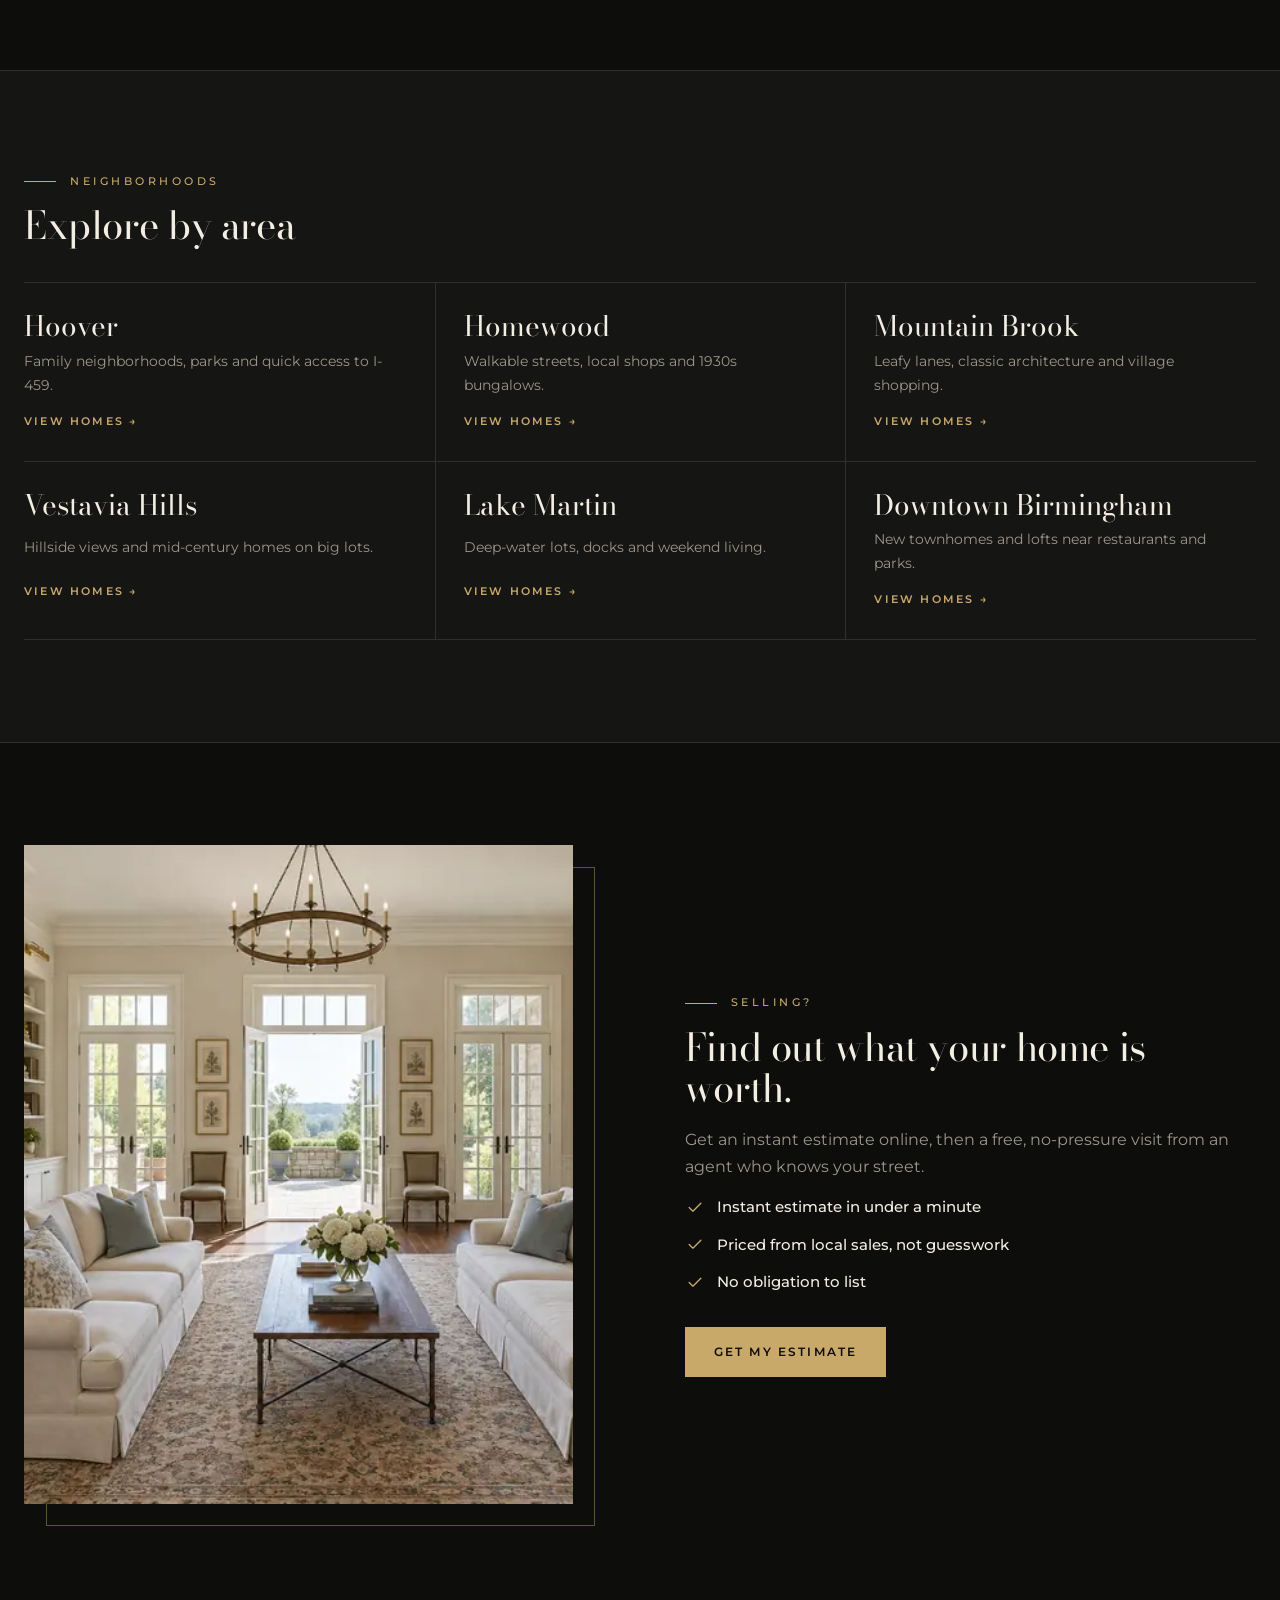
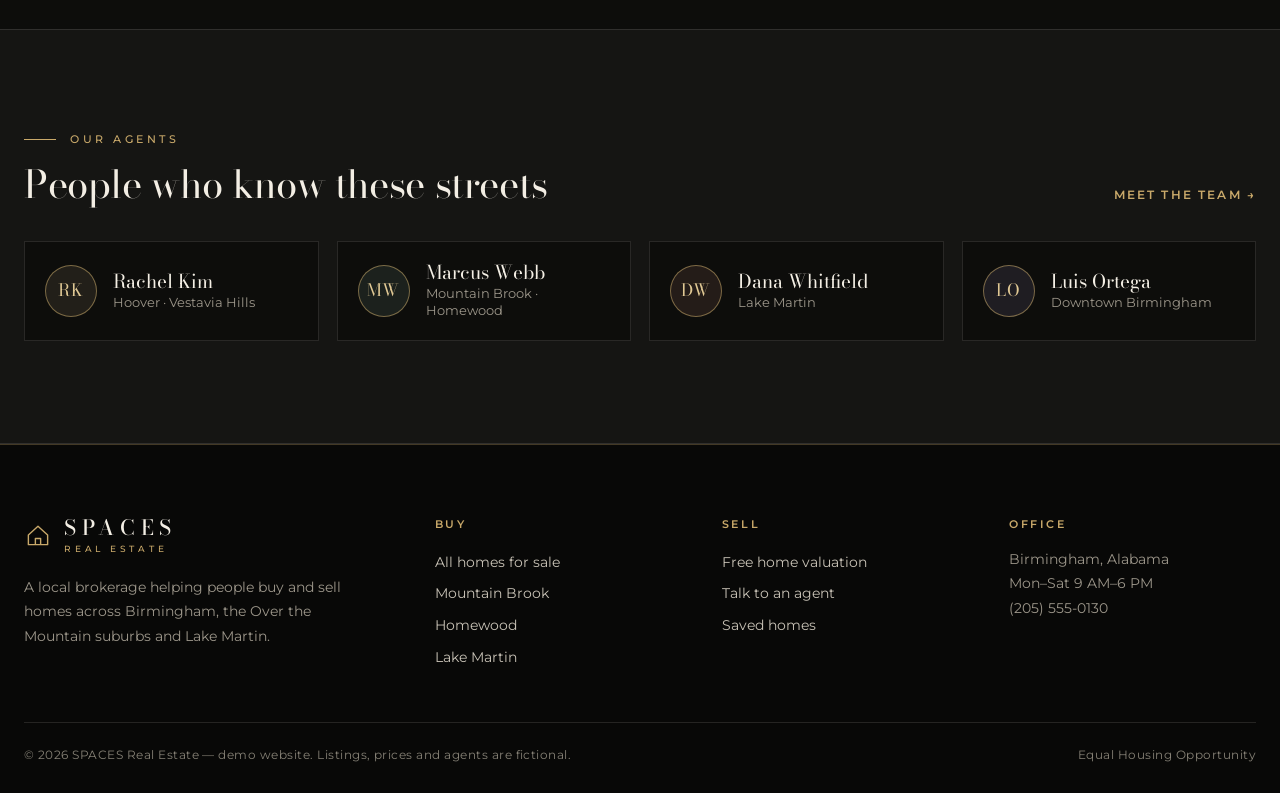
<file: spaces/index.html>
<!doctype html>
<html lang="en">
<head>
  <meta charset="utf-8">
  <meta name="viewport" content="width=device-width, initial-scale=1">
  <meta name="robots" content="noindex">
  <title>SPACES Real Estate — Homes for sale in Birmingham, Alabama</title>
  <meta name="description" content="Demo website by Blue Lotus Coding: SPACES, a fictional real estate brokerage with home search, listing pages, saved homes and viewing requests.">
  <link rel="icon" href="data:image/svg+xml,%3Csvg xmlns='http://www.w3.org/2000/svg' viewBox='0 0 64 64'%3E%3Crect width='64' height='64' fill='%230d0d0b'/%3E%3Cpath d='M14 34 32 18l18 16v14H14z' fill='none' stroke='%23c9a96a' stroke-width='3' stroke-linejoin='round'/%3E%3C/svg%3E">
  <meta name="theme-color" content="#0d0d0b">
  <link rel="preconnect" href="https://fonts.googleapis.com">
  <link rel="preconnect" href="https://fonts.gstatic.com" crossorigin>
  <link rel="stylesheet" href="https://fonts.googleapis.com/css2?family=Bodoni+Moda:ital,opsz,wght@0,6..96,400..700;1,6..96,400..700&family=Montserrat:wght@400;500;600;700&display=swap">
  <link rel="stylesheet" href="../shared/kit.css">
  <link rel="stylesheet" href="styles.css">
</head>
<body>
  <button class="skip" data-action="skip-to-content">Skip to content</button>
  <header class="site-header">
    <div class="wrap header-inner">
      <a class="logo" href="#/" aria-label="SPACES Real Estate home">
        <svg viewBox="0 0 32 32" aria-hidden="true"><path d="M5 16 16 6l11 10v11H5z" fill="none" stroke="currentColor" stroke-width="3" stroke-linejoin="round"/><path d="M13 27v-7h6v7" fill="none" stroke="currentColor" stroke-width="3" stroke-linejoin="round"/></svg>
        <span>SPACES<small>Real Estate</small></span>
      </a>
      <nav class="main-nav" aria-label="Main">
        <a href="#/buy" data-nav="/buy">Buy</a>
        <a href="#/sell" data-nav="/sell">Sell</a>
        <a href="#/agents" data-nav="/agents">Agents</a>
      </nav>
      <div class="header-actions">
        <a class="saved-link" href="#/saved" data-nav="/saved">
          <svg class="icon" viewBox="0 0 24 24" aria-hidden="true"><path d="M12 20.5s-7.5-4.6-7.5-10.1A4.3 4.3 0 0 1 12 7.6a4.3 4.3 0 0 1 7.5 2.8c0 5.5-7.5 10.1-7.5 10.1z" fill="none" stroke="currentColor" stroke-width="1.9" stroke-linejoin="round"/></svg>
          Saved <span class="count" id="saved-count" hidden></span>
        </a>
        <a class="btn btn-primary header-cta" href="#/sell">Get a valuation</a>
      </div>
      <button class="menu-toggle" data-action="menu" aria-expanded="false" aria-controls="mobile-nav">Menu</button>
    </div>
    <nav class="mobile-nav" id="mobile-nav" aria-label="Mobile" hidden>
      <a href="#/buy">Buy a home</a>
      <a href="#/sell">Sell your home</a>
      <a href="#/agents">Our agents</a>
      <a href="#/saved">Saved homes</a>
    </nav>
  </header>

  <main id="app" tabindex="-1"></main>

  <footer class="site-footer">
    <div class="wrap footer-grid">
      <div>
        <a class="logo" href="#/" aria-label="SPACES Real Estate home">
          <svg viewBox="0 0 32 32" aria-hidden="true"><path d="M5 16 16 6l11 10v11H5z" fill="none" stroke="currentColor" stroke-width="3" stroke-linejoin="round"/><path d="M13 27v-7h6v7" fill="none" stroke="currentColor" stroke-width="3" stroke-linejoin="round"/></svg>
          <span>SPACES<small>Real Estate</small></span>
        </a>
        <p>A local brokerage helping people buy and sell homes across Birmingham, the Over the Mountain suburbs and Lake Martin.</p>
      </div>
      <div>
        <h2>Buy</h2>
        <a href="#/buy">All homes for sale</a>
        <a href="#/buy?area=Mountain%20Brook">Mountain Brook</a>
        <a href="#/buy?area=Homewood">Homewood</a>
        <a href="#/buy?area=Lake%20Martin">Lake Martin</a>
      </div>
      <div>
        <h2>Sell</h2>
        <a href="#/sell">Free home valuation</a>
        <a href="#/agents">Talk to an agent</a>
        <a href="#/saved">Saved homes</a>
      </div>
      <div>
        <h2>Office</h2>
        <p>Birmingham, Alabama<br>Mon–Sat 9 AM–6 PM<br>(205) 555-0130</p>
      </div>
    </div>
    <div class="wrap footer-base"><span>© 2026 SPACES Real Estate — demo website. Listings, prices and agents are fictional.</span><span>Equal Housing Opportunity</span></div>
  </footer>

  <script src="../shared/kit.js"></script>
  <script src="app.js"></script>
</body>
</html>
</file>
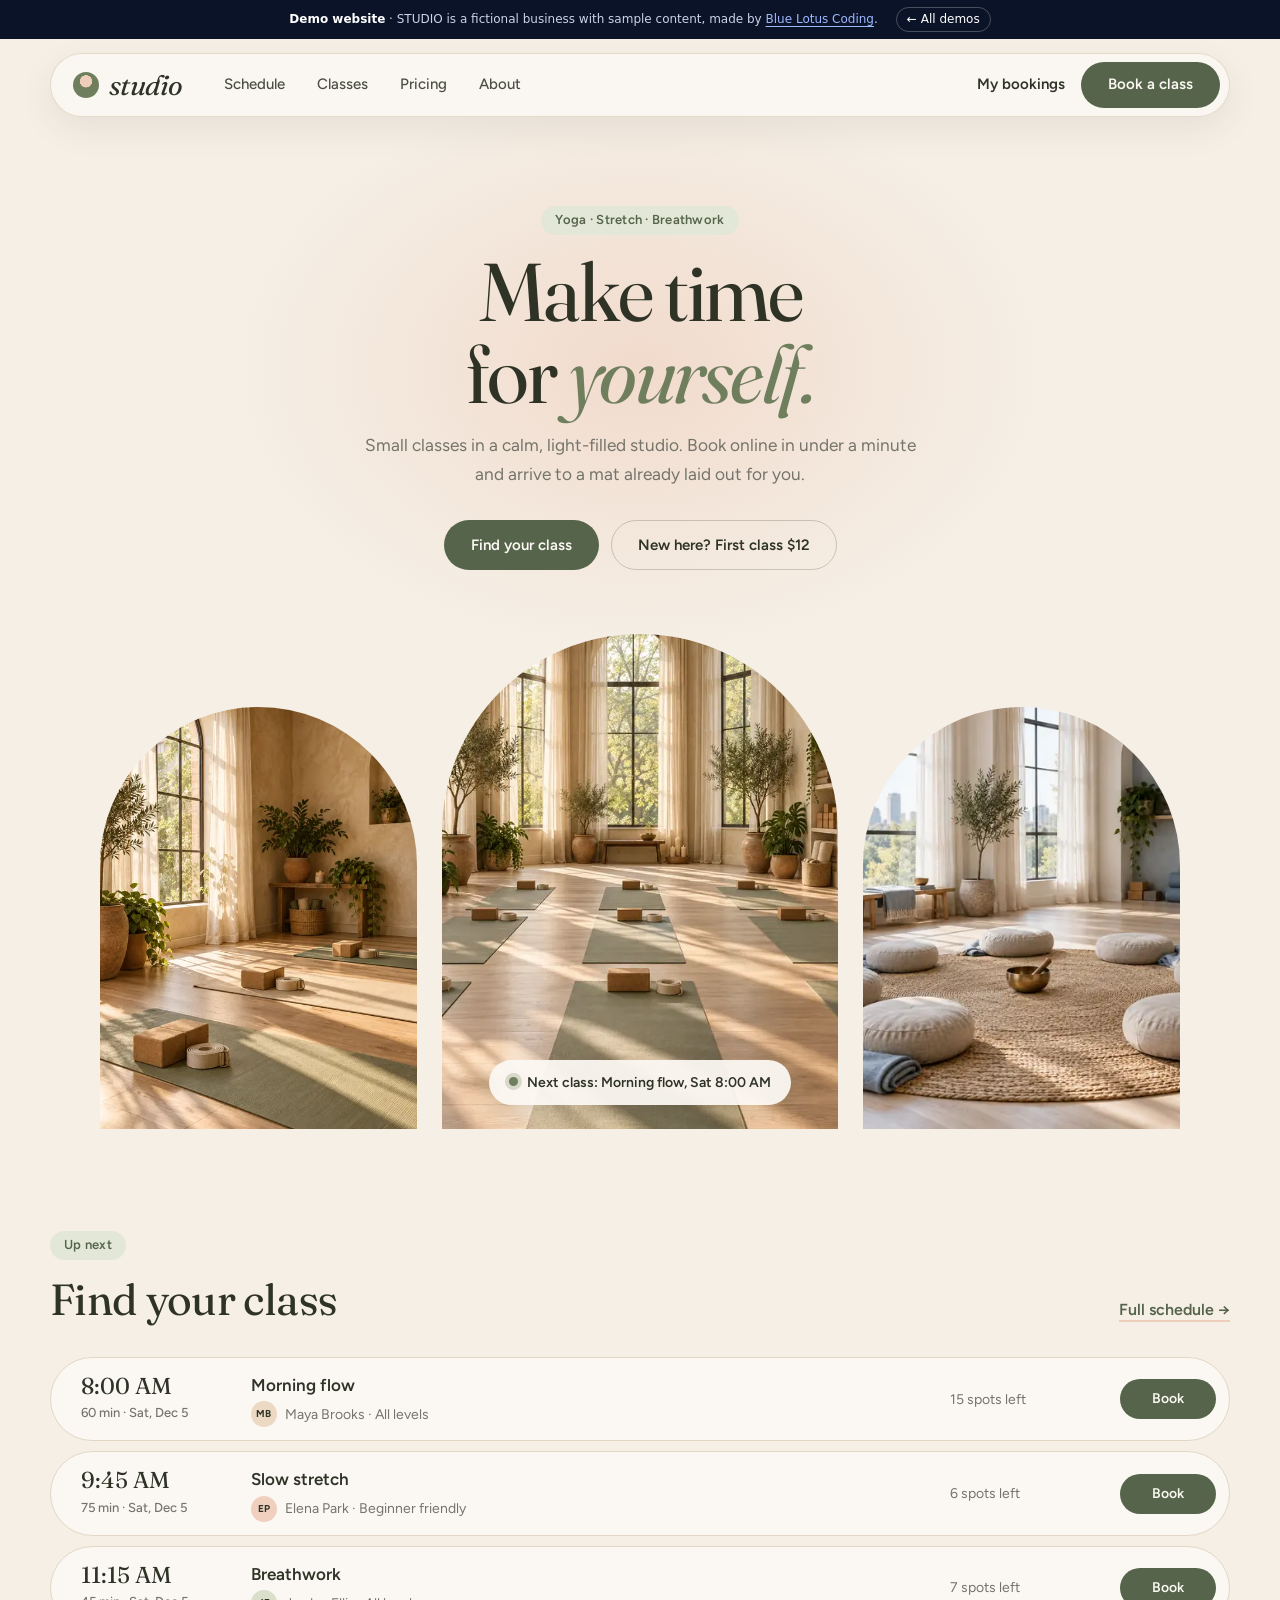
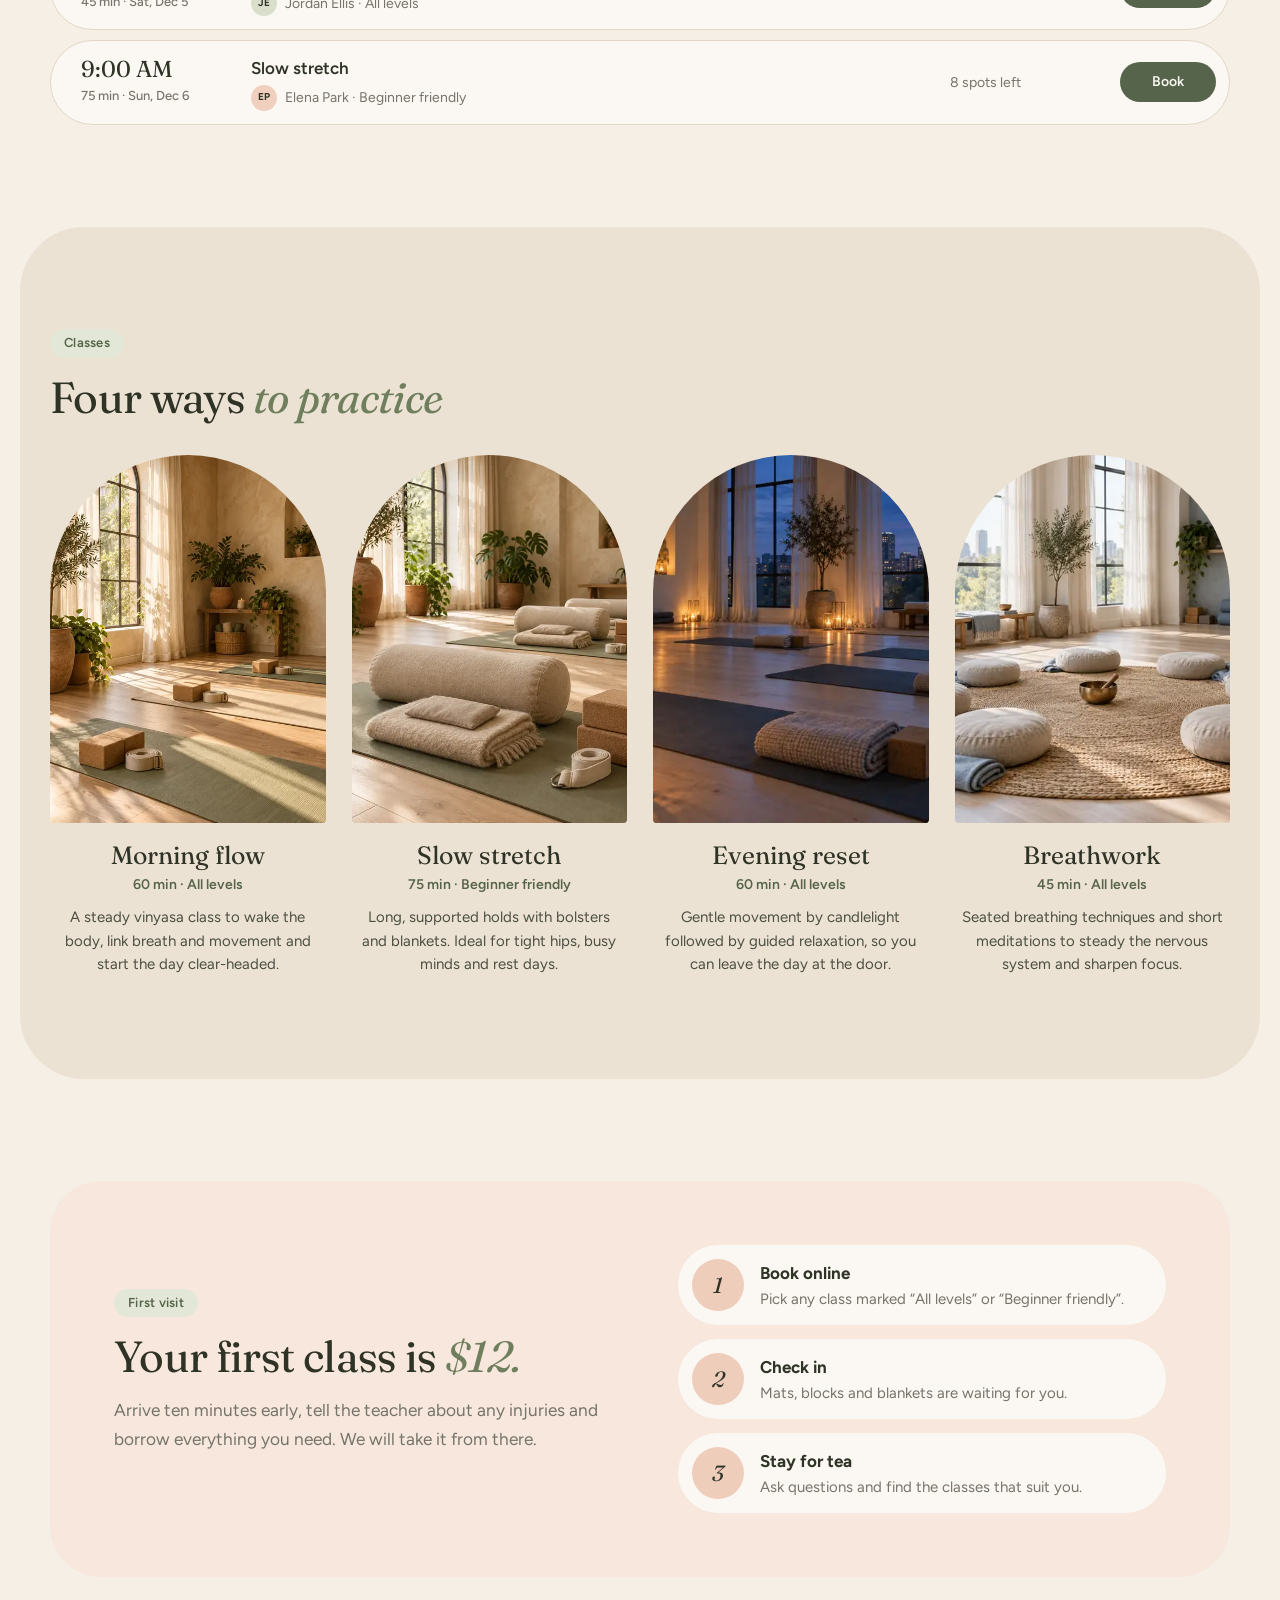
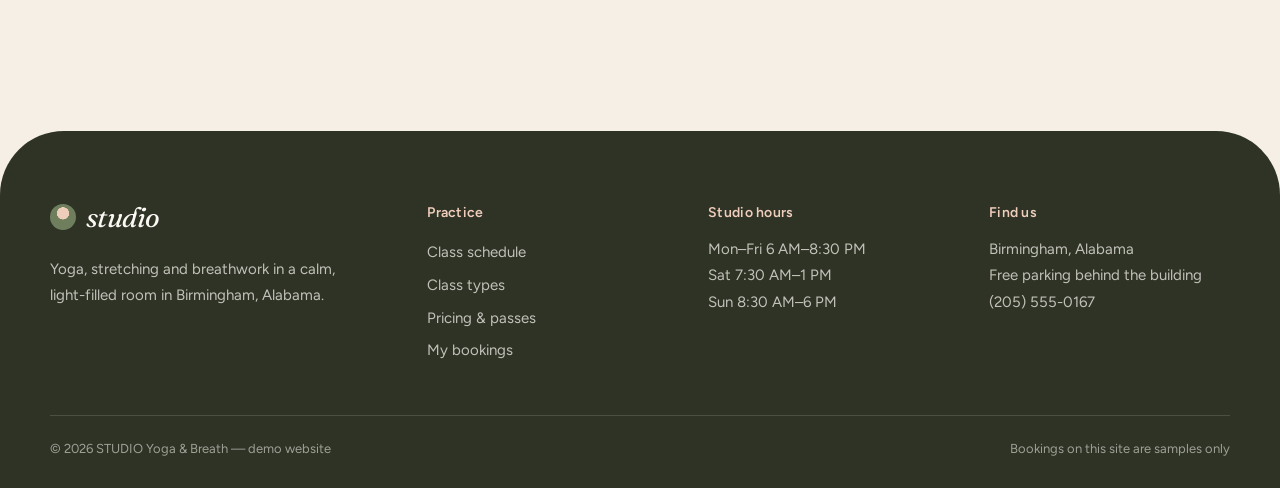
<file: studio/index.html>
<!doctype html>
<html lang="en">
<head>
  <meta charset="utf-8">
  <meta name="viewport" content="width=device-width, initial-scale=1">
  <meta name="robots" content="noindex">
  <title>STUDIO — Yoga &amp; breathwork in Birmingham</title>
  <meta name="description" content="Demo website by Blue Lotus Coding: STUDIO, a fictional yoga and wellness studio with online class booking.">
  <link rel="icon" href="data:image/svg+xml,%3Csvg xmlns='http://www.w3.org/2000/svg' viewBox='0 0 64 64'%3E%3Ccircle cx='32' cy='32' r='32' fill='%2355644a'/%3E%3Ccircle cx='32' cy='26' r='10' fill='%23efcdbb'/%3E%3Cpath d='M12 45c7-6 13-8 20-8s13 2 20 8' fill='none' stroke='%23fbf8f3' stroke-width='4' stroke-linecap='round'/%3E%3C/svg%3E">
  <meta name="theme-color" content="#f5efe6">
  <link rel="preconnect" href="https://fonts.googleapis.com">
  <link rel="preconnect" href="https://fonts.gstatic.com" crossorigin>
  <link rel="stylesheet" href="https://fonts.googleapis.com/css2?family=Fraunces:ital,opsz,wght,SOFT@0,9..144,300..600,100;1,9..144,300..600,100&family=Figtree:wght@400;500;600;700&display=swap">
  <link rel="stylesheet" href="../shared/kit.css">
  <link rel="stylesheet" href="styles.css">
</head>
<body>
  <button class="skip" data-action="skip-to-content">Skip to content</button>
  <header class="site-header">
    <div class="wrap header-inner">
      <a class="wordmark" href="#/" aria-label="STUDIO home">STUDIO</a>
      <nav class="main-nav" aria-label="Main">
        <a href="#/schedule" data-nav="/schedule">Schedule</a>
        <a href="#/classes" data-nav="/classes">Classes</a>
        <a href="#/pricing" data-nav="/pricing">Pricing</a>
        <a href="#/about" data-nav="/about">About</a>
      </nav>
      <div class="header-actions">
        <a class="my-bookings" href="#/bookings" data-nav="/bookings">My bookings <span class="badge" id="booking-count" hidden></span></a>
        <a class="btn btn-primary" href="#/schedule">Book a class</a>
      </div>
      <button class="menu-toggle" data-action="menu" aria-expanded="false" aria-controls="mobile-nav">Menu</button>
    </div>
    <nav class="mobile-nav" id="mobile-nav" aria-label="Mobile" hidden>
      <a href="#/schedule">Schedule</a>
      <a href="#/classes">Classes</a>
      <a href="#/pricing">Pricing</a>
      <a href="#/about">About</a>
      <a href="#/bookings">My bookings</a>
    </nav>
  </header>

  <main id="app" tabindex="-1"></main>

  <footer class="site-footer">
    <div class="wrap footer-grid">
      <div>
        <a class="wordmark" href="#/">STUDIO</a>
        <p>Yoga, stretching and breathwork in a calm, light-filled room in Birmingham, Alabama.</p>
      </div>
      <div>
        <h2>Practice</h2>
        <a href="#/schedule">Class schedule</a>
        <a href="#/classes">Class types</a>
        <a href="#/pricing">Pricing &amp; passes</a>
        <a href="#/bookings">My bookings</a>
      </div>
      <div>
        <h2>Studio hours</h2>
        <p>Mon–Fri 6 AM–8:30 PM<br>Sat 7:30 AM–1 PM<br>Sun 8:30 AM–6 PM</p>
      </div>
      <div>
        <h2>Find us</h2>
        <p>Birmingham, Alabama<br>Free parking behind the building<br>(205) 555-0167</p>
      </div>
    </div>
    <div class="wrap footer-base"><span>© 2026 STUDIO Yoga &amp; Breath — demo website</span><span>Bookings on this site are samples only</span></div>
  </footer>

  <script src="../shared/kit.js"></script>
  <script src="app.js"></script>
</body>
</html>
</file>
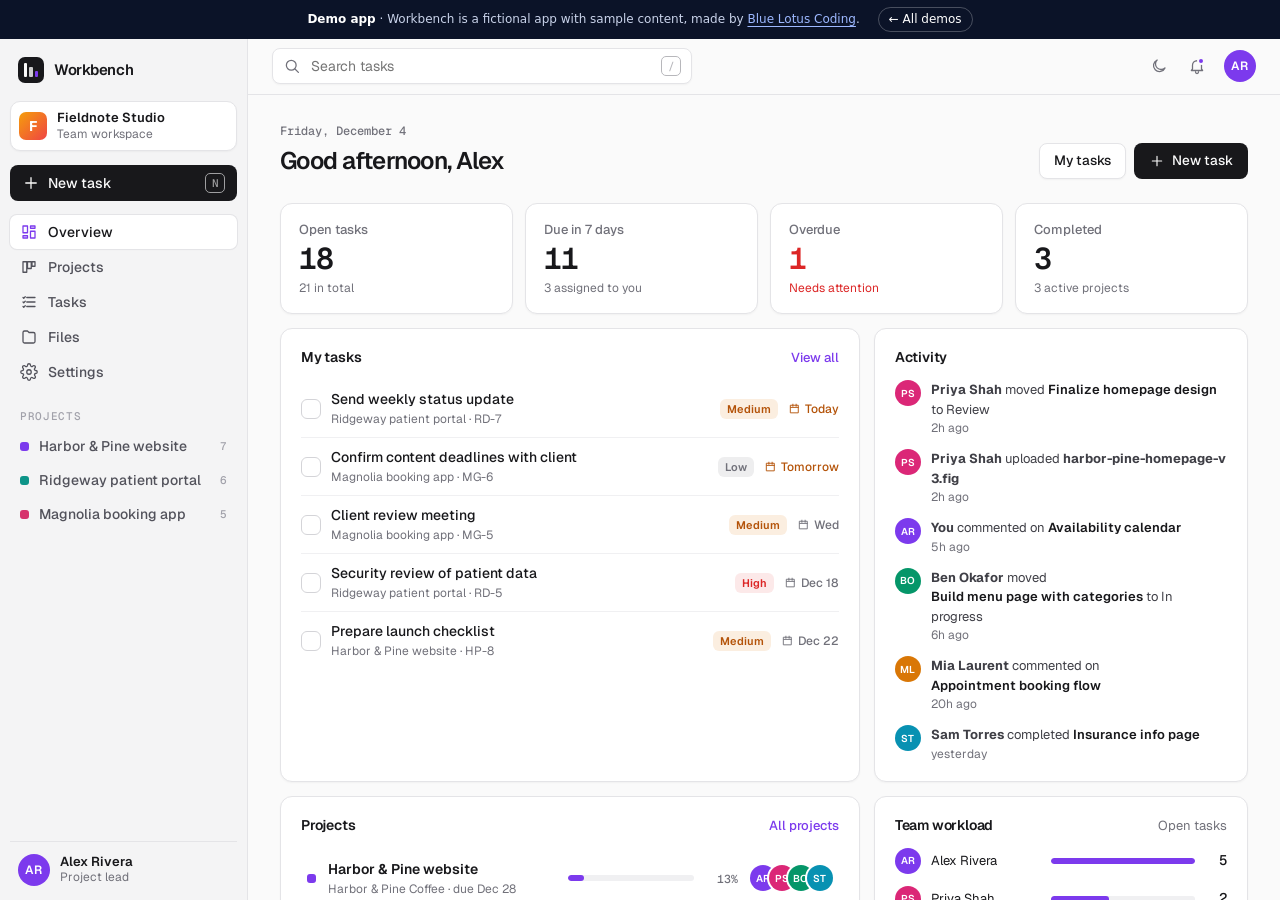
<file: workbench/index.html>
<!doctype html>
<html lang="en">
<head>
  <meta charset="utf-8">
  <meta name="viewport" content="width=device-width, initial-scale=1">
  <meta name="robots" content="noindex">
  <title>Workbench — Projects</title>
  <meta name="description" content="Demo web app by Blue Lotus Coding: Workbench, a fictional project management tool with boards, tasks, files and settings.">
  <link rel="icon" href="data:image/svg+xml,%3Csvg xmlns='http://www.w3.org/2000/svg' viewBox='0 0 64 64'%3E%3Crect width='64' height='64' rx='16' fill='%2318181b'/%3E%3Crect x='14' y='16' width='10' height='32' rx='2' fill='%23fafafa'/%3E%3Crect x='27' y='26' width='10' height='22' rx='2' fill='%23fafafa' opacity='.8'/%3E%3Crect x='40' y='34' width='10' height='14' rx='2' fill='%23a78bfa'/%3E%3C/svg%3E">
  <meta name="theme-color" content="#fafafa">
  <link rel="preconnect" href="https://fonts.googleapis.com">
  <link rel="preconnect" href="https://fonts.gstatic.com" crossorigin>
  <link rel="stylesheet" href="https://fonts.googleapis.com/css2?family=Geist:wght@400;500;600;700&family=Geist+Mono:wght@500;600&display=swap">
  <link rel="stylesheet" href="../shared/kit.css">
  <link rel="stylesheet" href="styles.css">
</head>
<body>
  <button class="skip" data-action="skip-to-content">Skip to content</button>
  <div class="shell">
    <aside class="sidebar" id="sidebar" aria-label="Workspace">
      <div class="brand">
        <span class="brand-mark" aria-hidden="true"><i></i><i></i><i></i></span>
        <span class="brand-name">Workbench</span>
        <button class="sidebar-close icon-btn" data-action="sidebar-close" aria-label="Close menu">
          <svg class="icon" viewBox="0 0 24 24" aria-hidden="true"><path d="M6 6l12 12M18 6 6 18"/></svg>
        </button>
      </div>
      <div class="workspace"><span class="ws-logo" aria-hidden="true">F</span><span><strong>Fieldnote Studio</strong><small>Team workspace</small></span></div>
      <button class="new-task" data-action="new-task">
        <svg class="icon" viewBox="0 0 24 24" aria-hidden="true"><path d="M12 5v14M5 12h14"/></svg>New task<kbd>N</kbd>
      </button>
      <nav class="side-nav" aria-label="Main">
        <a href="#/" data-nav="/"><svg class="icon" viewBox="0 0 24 24" aria-hidden="true"><path d="M4 13h6V4H4zM14 20h6v-9h-6zM4 20h6v-3H4zM14 7h6V4h-6z"/></svg>Overview</a>
        <a href="#/projects" data-nav="/projects"><svg class="icon" viewBox="0 0 24 24" aria-hidden="true"><path d="M4 5h5v14H4zM10 5h5v9h-5zM16 5h4v6h-4z"/></svg>Projects</a>
        <a href="#/tasks" data-nav="/tasks"><svg class="icon" viewBox="0 0 24 24" aria-hidden="true"><path d="M9 6h11M9 12h11M9 18h11M4 6l1 1 2-2M4 12l1 1 2-2M4 18l1 1 2-2"/></svg>Tasks</a>
        <a href="#/files" data-nav="/files"><svg class="icon" viewBox="0 0 24 24" aria-hidden="true"><path d="M4 6a2 2 0 0 1 2-2h4l2 2h6a2 2 0 0 1 2 2v10a2 2 0 0 1-2 2H6a2 2 0 0 1-2-2z"/></svg>Files</a>
        <a href="#/settings" data-nav="/settings"><svg class="icon" viewBox="0 0 24 24" aria-hidden="true"><circle cx="12" cy="12" r="3"/><path d="M19.4 15a1.7 1.7 0 0 0 .3 1.8l.1.1a2 2 0 1 1-2.8 2.8l-.1-.1a1.7 1.7 0 0 0-1.8-.3 1.7 1.7 0 0 0-1 1.5V21a2 2 0 1 1-4 0v-.1a1.7 1.7 0 0 0-1.1-1.5 1.7 1.7 0 0 0-1.8.3l-.1.1a2 2 0 1 1-2.8-2.8l.1-.1a1.7 1.7 0 0 0 .3-1.8 1.7 1.7 0 0 0-1.5-1H3a2 2 0 1 1 0-4h.1a1.7 1.7 0 0 0 1.5-1.1 1.7 1.7 0 0 0-.3-1.8l-.1-.1a2 2 0 1 1 2.8-2.8l.1.1a1.7 1.7 0 0 0 1.8.3H9a1.7 1.7 0 0 0 1-1.5V3a2 2 0 1 1 4 0v.1a1.7 1.7 0 0 0 1 1.5 1.7 1.7 0 0 0 1.8-.3l.1-.1a2 2 0 1 1 2.8 2.8l-.1.1a1.7 1.7 0 0 0-.3 1.8V9a1.7 1.7 0 0 0 1.5 1H21a2 2 0 1 1 0 4h-.1a1.7 1.7 0 0 0-1.5 1z"/></svg>Settings</a>
      </nav>
      <div class="side-projects">
        <p class="side-label">Projects</p>
        <div id="side-projects"></div>
      </div>
      <div class="side-user" id="side-user"></div>
    </aside>
    <div class="scrim" data-action="sidebar-close" hidden></div>

    <div class="main">
      <header class="topbar">
        <button class="icon-btn menu-btn" data-action="sidebar-open" aria-label="Open menu" aria-controls="sidebar" aria-expanded="false">
          <svg class="icon" viewBox="0 0 24 24" aria-hidden="true"><path d="M4 7h16M4 12h16M4 17h16"/></svg>
        </button>
        <form class="search" data-form="search" role="search">
          <svg class="icon" viewBox="0 0 24 24" aria-hidden="true"><circle cx="11" cy="11" r="6.5"/><path d="m16 16 4.5 4.5"/></svg>
          <label class="visually-hidden" for="global-search">Search tasks</label>
          <input id="global-search" name="q" type="search" placeholder="Search tasks" autocomplete="off">
          <kbd>/</kbd>
        </form>
        <div class="top-actions">
          <button class="icon-btn" data-action="theme-toggle" aria-label="Switch to dark mode" id="theme-toggle">
            <svg class="icon moon" viewBox="0 0 24 24" aria-hidden="true"><path d="M20 14.5A8 8 0 1 1 9.5 4a6.5 6.5 0 0 0 10.5 10.5z"/></svg>
            <svg class="icon sun" viewBox="0 0 24 24" aria-hidden="true"><circle cx="12" cy="12" r="4"/><path d="M12 2v2M12 20v2M4.9 4.9l1.4 1.4M17.7 17.7l1.4 1.4M2 12h2M20 12h2M4.9 19.1l1.4-1.4M17.7 6.3l1.4-1.4"/></svg>
          </button>
          <div class="notify">
            <button class="icon-btn" data-action="notifications" aria-label="Notifications" aria-expanded="false" aria-controls="notify-panel" id="notify-btn">
              <svg class="icon" viewBox="0 0 24 24" aria-hidden="true"><path d="M6 16V11a6 6 0 1 1 12 0v5l1.5 2h-15zM10 20a2 2 0 0 0 4 0"/></svg>
              <span class="notify-dot" id="notify-dot"></span>
            </button>
            <div class="notify-panel" id="notify-panel" hidden></div>
          </div>
          <a class="me" href="#/settings" aria-label="Your profile" id="me-avatar"></a>
        </div>
      </header>
      <main id="app" tabindex="-1"></main>
    </div>
  </div>

  <script src="../shared/kit.js"></script>
  <script src="app.js"></script>
</body>
</html>
</file>
<file: gallery.css>
@font-face { font-family: Manrope; src: url('shared/fonts/manrope-regular.ttf') format('truetype'); font-weight: 400; font-style: normal; font-display: swap; }
@font-face { font-family: Manrope; src: url('shared/fonts/manrope-semibold.ttf') format('truetype'); font-weight: 500 800; font-style: normal; font-display: swap; }

:root {
  --night: #070d1c; --night-2: #0b1428; --night-3: #111d38; --line: rgb(255 255 255 / .09); --line-2: rgb(255 255 255 / .16);
  --text: #e8edf8; --soft: #b7c2da; --muted: #8391b0; --blue: #3a63f2; --blue-2: #2c50d6; --sky: #9db5ff;
  --font: Manrope, system-ui, -apple-system, 'Segoe UI', sans-serif;
  color-scheme: dark;
}
* { box-sizing: border-box; }
[hidden] { display: none !important; }
html { scroll-behavior: smooth; scroll-padding-top: 24px; -webkit-text-size-adjust: 100%; }
body { margin: 0; background: var(--night); color: var(--text); font: 16px/1.6 var(--font); }
img { display: block; max-width: 100%; }
a { color: inherit; }
h1, h2, h3 { margin: 0; font-weight: 600; letter-spacing: -.02em; }
p { margin: 0; }
em { color: var(--sky); font-family: Georgia, 'Times New Roman', serif; font-weight: 400; font-style: italic; letter-spacing: -.03em; }
a:focus-visible, button:focus-visible { outline: 3px solid #7f9dff; outline-offset: 3px; }
.g-wrap { width: min(1240px, 100% - 64px); margin-inline: auto; }
.skip { position: fixed; top: -80px; left: 16px; z-index: 100; padding: 12px 16px; border-radius: 10px; background: #fff; color: var(--night); font-weight: 600; text-decoration: none; }
.skip:focus { top: 16px; }
.g-eyebrow { margin-bottom: 14px; color: var(--sky); font-size: 12px; font-weight: 600; letter-spacing: .16em; text-transform: uppercase; }

.g-btn { display: inline-flex; align-items: center; justify-content: center; gap: 8px; min-height: 48px; padding: 0 22px; border: 1px solid transparent; border-radius: 10px; font: 600 15px/1 var(--font); text-decoration: none; white-space: nowrap; cursor: pointer; transition: background .2s, border-color .2s, transform .2s; }
.g-btn.sm { min-height: 40px; padding: 0 16px; font-size: 14px; }
.g-btn-primary { background: var(--blue); color: #fff; box-shadow: 0 10px 30px rgb(58 99 242 / .35); }
.g-btn-primary:hover { background: var(--blue-2); transform: translateY(-1px); }
.g-btn-ghost { border-color: var(--line-2); background: rgb(255 255 255 / .04); color: var(--text); }
.g-btn-ghost:hover { border-color: rgb(255 255 255 / .4); background: rgb(255 255 255 / .08); }

/* Header */
.g-header { position: absolute; top: 0; right: 0; left: 0; z-index: 10; }
.g-header-inner { display: flex; align-items: center; justify-content: space-between; gap: 24px; min-height: 84px; }
.g-brand { display: inline-flex; align-items: center; gap: 12px; text-decoration: none; }
.g-logo { display: grid; place-items: center; width: 44px; height: 44px; border-radius: 12px; background: #fff; box-shadow: 0 6px 20px rgb(0 0 0 / .3); }
.g-logo img { width: 34px; height: 34px; }
.g-brand-text { display: grid; font-size: 16px; font-weight: 600; line-height: 1.2; letter-spacing: -.01em; }
.g-brand-text small { color: var(--soft); font-size: 11px; font-weight: 500; letter-spacing: .16em; text-transform: uppercase; }
.g-nav { display: flex; align-items: center; gap: 6px; }
.g-nav a:not(.g-btn) { padding: 10px 14px; border-radius: 8px; color: var(--soft); font-size: 14px; font-weight: 500; text-decoration: none; }
.g-nav a:not(.g-btn):hover { color: #fff; }
.g-nav .g-btn { margin-left: 8px; }

/* Hero */
.g-hero { position: relative; display: flex; align-items: center; min-height: clamp(640px, 94vh, 980px); overflow: hidden; isolation: isolate; }
.g-hero-img { position: absolute; inset: 0; z-index: -2; width: 100%; height: 100%; object-fit: cover; object-position: 70% center; }
.g-hero::before { position: absolute; inset: 0; z-index: -1; background:
  linear-gradient(90deg, rgb(7 13 28 / .9) 0%, rgb(7 13 28 / .62) 38%, rgb(7 13 28 / .05) 70%),
  linear-gradient(180deg, rgb(7 13 28 / .55) 0%, rgb(7 13 28 / 0) 22%, rgb(7 13 28 / 0) 70%, var(--night) 100%); content: ''; }
.g-hero-inner { padding: 130px 0 72px; }
.g-hero h1 { max-width: 760px; font-size: clamp(44px, 6.4vw, 88px); line-height: 1.02; letter-spacing: -.04em; }
.g-lead { max-width: 580px; margin-top: 24px; color: var(--soft); font-size: clamp(17px, 1.4vw, 20px); }
.g-hero-actions { display: flex; flex-wrap: wrap; gap: 12px; margin-top: 34px; }
.g-jump-groups { display: grid; gap: 12px; margin-top: 52px; }
.g-jump-group { display: flex; align-items: center; gap: 16px; }
.g-jump-label { flex: none; width: 112px; color: var(--muted); font-size: 11px; font-weight: 600; letter-spacing: .16em; line-height: 1.3; text-transform: uppercase; }
.g-jump { display: flex; flex-wrap: wrap; gap: 8px; margin: 0; padding: 0; list-style: none; }
.g-jump a { display: grid; grid-template-columns: auto 1fr; column-gap: 9px; min-width: 0; padding: 9px 14px 9px 12px; font-size: 14px; line-height: 1.35; white-space: nowrap; border: 1px solid var(--line-2); border-radius: 12px; background: rgb(7 13 28 / .45); backdrop-filter: blur(10px); font-weight: 600; text-decoration: none; transition: border-color .2s, background .2s; }
.g-jump a:hover { border-color: rgb(157 181 255 / .6); background: rgb(17 29 56 / .7); }
.g-jump span { grid-row: span 2; color: var(--sky); font-size: 13px; }
.g-jump small { color: var(--muted); font-size: 12px; font-weight: 500; }

/* Demos */
.g-demos { padding: 40px 0 40px; }
.g-demos:focus { outline: none; }
.g-section-head { max-width: 680px; margin-bottom: 44px; }
.g-section-head h2 { font-size: clamp(32px, 3.8vw, 52px); line-height: 1.08; letter-spacing: -.03em; }
.g-section-head p:not(.g-eyebrow) { margin-top: 14px; color: var(--soft); font-size: 17px; }
.demo { display: grid; grid-template-columns: minmax(0, 4.3fr) minmax(0, 7.7fr); align-items: center; gap: clamp(32px, 4vw, 64px); padding: 56px 0; border-top: 1px solid var(--line); scroll-margin-top: 16px; }
.demo:first-of-type { border-top: 0; padding-top: 12px; }
.demo-num { display: flex; align-items: center; gap: 12px; margin-bottom: 18px; color: var(--muted); font-size: 13px; font-weight: 600; letter-spacing: .1em; text-transform: uppercase; }
.demo-num span { display: grid; place-items: center; width: 34px; height: 34px; border: 1px solid color-mix(in srgb, var(--accent) 45%, transparent); border-radius: 50%; color: var(--accent); letter-spacing: 0; }
/* Each demo's name is set in that demo's own typeface. */
.demo-name { font-size: clamp(42px, 4.4vw, 64px); letter-spacing: -.03em; line-height: 1; }
#form .demo-name, .fs[data-demo='form'] .fs-font { font-family: Archivo, var(--font); font-stretch: 68%; font-weight: 800; letter-spacing: 0; }
#common .demo-name, .fs[data-demo='common'] .fs-font { font-family: 'Instrument Serif', Georgia, serif; font-weight: 400; letter-spacing: .04em; }
#studio .demo-name, .fs[data-demo='studio'] .fs-font { font-family: Fraunces, Georgia, serif; font-style: italic; font-weight: 500; letter-spacing: -.02em; text-transform: lowercase; }
#spaces .demo-name, .fs[data-demo='spaces'] .fs-font { font-family: 'Bodoni Moda', Georgia, serif; font-weight: 500; letter-spacing: .14em; }
#workbench .demo-name, .fs[data-demo='workbench'] .fs-font { font-family: Geist, var(--font); font-weight: 600; letter-spacing: -.045em; }
#luna .demo-name, .fs[data-demo='luna'] .fs-font { font-family: 'Bricolage Grotesque', var(--font); font-weight: 800; font-stretch: 78%; font-variation-settings: 'opsz' 96; letter-spacing: -.035em; }
#hale .demo-name, .fs[data-demo='hale'] .fs-font { font-family: 'Libre Caslon Text', Georgia, serif; font-weight: 400; letter-spacing: -.02em; }
#hale .demo-name { font-size: clamp(38px, 3.7vw, 54px); }
#ironwood .demo-name, .fs[data-demo='ironwood'] .fs-font { font-family: Rubik, var(--font); font-weight: 800; letter-spacing: -.03em; }
#relay .demo-name, .fs[data-demo='relay'] .fs-font { font-family: 'Space Grotesk', var(--font); font-weight: 700; letter-spacing: .02em; }
#skillset .demo-name, .fs[data-demo='skillset'] .fs-font { font-family: Sora, var(--font); font-weight: 600; letter-spacing: -.04em; }
.demo-kind { margin-top: 10px; color: var(--accent); font-weight: 600; }
.demo-why { margin-top: 18px; color: var(--soft); }
.demo-style { display: flex; align-items: center; gap: 12px; margin-top: 18px; color: var(--text); font-size: 14px; font-weight: 700; line-height: 1.35; }
.demo-style small { display: block; color: var(--muted); font-size: 13px; font-weight: 500; }
.swatches { display: inline-flex; flex: none; }
.swatches i { width: 22px; height: 22px; border-radius: 50%; background: var(--c); box-shadow: 0 0 0 2px var(--night), inset 0 0 0 1px rgb(255 255 255 / .18); }
.swatches i + i { margin-left: -6px; }
.demo-try { display: grid; gap: 8px; margin: 22px 0 0; padding: 0; list-style: none; }
.demo-try li { position: relative; padding-left: 26px; color: var(--text); font-size: 15px; }
.demo-try li::before { position: absolute; top: .55em; left: 2px; width: 12px; height: 7px; border-bottom: 2px solid var(--accent); border-left: 2px solid var(--accent); content: ''; transform: rotate(-45deg) translateY(-3px); }
.demo-actions { display: flex; flex-wrap: wrap; gap: 10px; margin-top: 28px; }

.demo-preview { position: relative; min-width: 0; overflow: hidden; border: 1px solid var(--line-2); border-radius: 16px; background: var(--night-2); box-shadow: 0 40px 90px rgb(0 0 0 / .45), 0 0 0 1px rgb(0 0 0 / .2); }
.chrome { display: flex; align-items: center; gap: 12px; height: 46px; padding: 0 10px 0 14px; border-bottom: 1px solid var(--line); background: var(--night-3); }
.dots { display: flex; gap: 6px; }
.dots i { width: 10px; height: 10px; border-radius: 50%; background: rgb(255 255 255 / .16); }
.url { overflow: hidden; flex: 1; min-width: 0; padding: 5px 12px; border-radius: 7px; background: rgb(0 0 0 / .25); color: var(--muted); font-size: 12px; text-overflow: ellipsis; white-space: nowrap; }
.seg { display: inline-flex; flex: none; padding: 3px; border: 1px solid var(--line); border-radius: 9px; background: rgb(0 0 0 / .2); }
.seg button { min-height: 30px; padding: 0 12px; border: 0; border-radius: 6px; background: none; color: var(--muted); font: 600 13px var(--font); cursor: pointer; }
.seg button:hover { color: #fff; }
.seg button[aria-pressed='true'] { background: rgb(255 255 255 / .12); color: #fff; }
.stage { position: relative; aspect-ratio: 16 / 10; overflow: hidden; background: #fff; }
.stage[data-view='mobile'] { background: radial-gradient(circle at 50% 40%, #1a2747, var(--night-2) 70%); }
.device { position: absolute; top: 0; left: 0; transform-origin: top left; }
.device iframe { display: block; width: 100%; height: 100%; border: 0; background: #fff; }
.stage[data-view='mobile'] .device { padding: 12px; border-radius: 52px; background: #05080f; box-shadow: 0 0 0 2px #2a3550, 0 30px 70px rgb(0 0 0 / .55); transform-origin: top center; }
.stage[data-view='mobile'] .device iframe { border-radius: 40px; }
.activate { position: absolute; inset: 0; z-index: 2; display: grid; place-items: end center; padding: 0 0 22px; border: 0; background: linear-gradient(180deg, rgb(7 13 28 / 0) 55%, rgb(7 13 28 / .55) 100%); color: #fff; font: 600 14px var(--font); cursor: pointer; opacity: 1; transition: background .25s; }
.activate span { display: inline-flex; align-items: center; gap: 8px; padding: 11px 18px; border: 1px solid rgb(255 255 255 / .25); border-radius: 999px; background: rgb(7 13 28 / .72); backdrop-filter: blur(8px); box-shadow: 0 10px 30px rgb(0 0 0 / .35); transition: transform .2s, background .2s; }
.activate span::before { width: 8px; height: 8px; border-radius: 50%; background: #4ade80; box-shadow: 0 0 0 4px rgb(74 222 128 / .2); content: ''; }
.activate:hover span, .activate:focus-visible span { background: var(--blue); transform: translateY(-2px); }
.activate:focus-visible { outline: 3px solid #7f9dff; outline-offset: -3px; }
.deactivate { position: absolute; top: 12px; right: 12px; z-index: 3; min-height: 36px; padding: 0 14px; border: 0; border-radius: 999px; background: rgb(7 13 28 / .85); color: #fff; font: 600 13px var(--font); box-shadow: 0 8px 24px rgb(0 0 0 / .35); cursor: pointer; }
.deactivate:hover { background: var(--blue); }
.demo.is-active .demo-preview { border-color: rgb(157 181 255 / .55); box-shadow: 0 0 0 3px rgb(58 99 242 / .35), 0 40px 90px rgb(0 0 0 / .45); }

/* About */
.g-about { padding: 72px 0 96px; border-top: 1px solid var(--line); }
.g-steps { display: grid; grid-template-columns: repeat(4, minmax(0, 1fr)); gap: 18px; margin: 0; padding: 0; list-style: none; }
.g-steps li { position: relative; padding: 24px; border: 1px solid var(--line); border-radius: 16px; background: rgb(255 255 255 / .02); }
.g-steps li:not(:last-child)::after { position: absolute; top: 42px; right: -19px; width: 19px; height: 1px; background: rgb(157 181 255 / .35); content: ''; }
.g-step-num { display: grid; place-items: center; width: 36px; height: 36px; margin-bottom: 18px; border: 1px solid rgb(157 181 255 / .35); border-radius: 50%; color: var(--sky); font-size: 13px; font-weight: 700; }
.g-steps h3 { margin-bottom: 8px; font-size: 18px; }
.g-steps p { color: var(--soft); font-size: 15px; }
.g-cta-actions { display: flex; flex-wrap: wrap; gap: 12px; }
.g-cta { display: flex; flex-wrap: wrap; align-items: center; justify-content: space-between; gap: 24px; margin-top: 56px; padding: 36px 40px; border: 1px solid rgb(157 181 255 / .25); border-radius: 20px; background: radial-gradient(circle at 85% 20%, rgb(58 99 242 / .35), transparent 55%), var(--night-3); }
.g-cta h2 { font-size: clamp(24px, 2.4vw, 32px); }
.g-cta p { margin-top: 6px; color: var(--soft); }
.g-footer { padding: 28px 0 40px; border-top: 1px solid var(--line); color: var(--muted); font-size: 13px; }
.g-footer-inner { display: flex; flex-wrap: wrap; justify-content: space-between; gap: 10px 24px; }
.g-footer a { color: var(--soft); }

/* Fullscreen */
.fs { width: 100vw; max-width: none; height: 100vh; height: 100dvh; max-height: none; margin: 0; padding: 0; overflow: hidden; border: 0; background: transparent; color: var(--text); }
.fs[open] { display: block; }
.fs::backdrop { background: rgb(3 6 14 / .74); backdrop-filter: blur(10px); }
.fs-wipe { position: absolute; inset: 0; background: radial-gradient(circle at 30% 25%, color-mix(in srgb, var(--accent) 78%, #fff), var(--accent) 45%, color-mix(in srgb, var(--accent) 65%, #000)); }
.fs-panel { position: absolute; inset: 0; display: flex; flex-direction: column; background: var(--night); }
.fs-bar { display: flex; align-items: center; gap: 12px; min-height: 60px; padding: 10px 16px; border-bottom: 1px solid var(--line); background: var(--night-3); }
.fs-title { display: grid; flex: 1; min-width: 0; line-height: 1.3; }
.fs-title strong { font-size: 20px; line-height: 1.15; }
.fs-title span { overflow: hidden; color: var(--muted); font-size: 13px; text-overflow: ellipsis; white-space: nowrap; }
.fs-stage { position: relative; flex: 1; min-height: 0; background: var(--night); }
.fs-stage iframe { display: block; width: 100%; height: 100%; border: 0; background: #fff; }
.fs-stage[data-view='mobile'] { display: grid; place-items: center; padding: 20px; overflow: auto; background: radial-gradient(circle at 50% 40%, #1a2747, var(--night) 70%); }
.fs-stage[data-view='mobile'] iframe { width: 390px; max-width: 100%; height: min(844px, 100%); border: 12px solid #05080f; border-radius: 52px; box-shadow: 0 0 0 2px #2a3550, 0 30px 70px rgb(0 0 0 / .55); }

@media (max-width: 1080px) {
  .demo { grid-template-columns: minmax(0, 1fr); gap: 28px; }
  .demo-info { max-width: 680px; }
  .g-steps { grid-template-columns: repeat(2, minmax(0, 1fr)); }
  .g-steps li::after { display: none; }
}
@media (max-width: 760px) {
  .g-wrap { width: calc(100% - 32px); }
  .g-header-inner { min-height: 72px; }
  .g-nav a:not(.g-btn) { display: none; }
  .g-brand-text { font-size: 15px; }
  .g-hero { min-height: 0; }
  .g-hero-img { object-position: 78% center; }
  .g-hero::before { background: linear-gradient(180deg, rgb(7 13 28 / .7) 0%, rgb(7 13 28 / .55) 45%, rgb(7 13 28 / .2) 70%, var(--night) 100%); }
  .g-hero-inner { padding: 112px 0 48px; }
  .g-jump-groups { gap: 18px; margin-top: 40px; }
  .g-jump-group { display: grid; gap: 8px; }
  .g-jump { display: grid; grid-template-columns: 1fr 1fr; }
  .g-jump li:last-child:nth-child(odd) { grid-column: span 2; }
  .g-jump a { white-space: normal; }
  .demo { padding: 44px 0; }
  .demo-preview { border-radius: 14px; }
  .chrome { gap: 8px; padding-left: 10px; }
  .dots { display: none; }
  .stage { aspect-ratio: 4 / 5; }
  .g-steps { grid-template-columns: minmax(0, 1fr); }
  .g-cta { padding: 28px 24px; }
  .fs-bar { flex-wrap: wrap; gap: 8px; }
  .fs-title { flex-basis: 100%; }
  .fs-bar .seg { margin-right: auto; }
  .fs-bar .seg button { padding: 0 10px; }
  .fs-bar .g-btn.sm { padding: 0 12px; }
  #fs-open span { display: none; }
  .fs-stage[data-view='mobile'] { padding: 0; }
  .fs-stage[data-view='mobile'] iframe { width: 100%; height: 100%; max-width: none; border: 0; border-radius: 0; box-shadow: none; }
}
@media (max-width: 420px) {
  .g-nav .g-btn { display: none; }
  .demo-actions .g-btn { flex: 1; }
}
@media (prefers-reduced-motion: reduce) { html { scroll-behavior: auto; } * { transition: none !important; } }

/* Slides: per-slide accent color, kinetic type and entrance builds everywhere; snap scrolling on large screens. */
@property --accent { syntax: '<color>'; inherits: true; initial-value: #7f9dff; }
:root { --ease: cubic-bezier(.16, 1, .3, 1); transition: --accent .9s ease; }
.visually-hidden { position: absolute !important; width: 1px; height: 1px; overflow: hidden; clip-path: inset(50%); white-space: nowrap; }

.g-ambient { position: fixed; inset: 0; z-index: -1; overflow: hidden; pointer-events: none; }
.g-ambient i { position: absolute; border-radius: 50%; will-change: transform; }
.g-ambient i:first-child { top: -30vmax; right: -24vmax; width: 84vmax; height: 84vmax; background: radial-gradient(closest-side, color-mix(in srgb, var(--accent) 24%, transparent), transparent); animation: g-drift-a 26s ease-in-out infinite alternate; }
.g-ambient i:last-child { bottom: -34vmax; left: -28vmax; width: 74vmax; height: 74vmax; background: radial-gradient(closest-side, color-mix(in srgb, var(--accent) 13%, transparent), transparent); animation: g-drift-b 32s ease-in-out infinite alternate; }
@keyframes g-drift-a { to { transform: translate(-14vmax, 12vmax) scale(1.12); } }
@keyframes g-drift-b { to { transform: translate(16vmax, -10vmax) scale(.9); } }
.g-progress { position: fixed; top: 0; left: 0; z-index: 40; width: 100%; height: 3px; background: var(--accent); box-shadow: 0 0 12px var(--accent); transform: scaleX(0); transform-origin: 0 50%; pointer-events: none; }

.g-rail { position: fixed; top: 50%; right: 18px; z-index: 30; display: none; translate: 0 -50%; }
.g-rail ol { display: grid; gap: 2px; margin: 0; padding: 0; list-style: none; }
.g-rail a { position: relative; display: grid; place-items: center; width: 28px; height: 30px; color: var(--text); font-size: 11px; font-weight: 700; letter-spacing: .12em; text-decoration: none; text-transform: uppercase; }
.g-rail a::before { width: 7px; height: 7px; border-radius: 999px; background: rgb(255 255 255 / .28); content: ''; transition: height .45s var(--ease), background-color .45s, box-shadow .45s; }
.g-rail a:hover::before { background: rgb(255 255 255 / .75); }
.g-rail a[aria-current='true']::before { height: 26px; background: var(--accent); box-shadow: 0 0 14px color-mix(in srgb, var(--accent) 70%, transparent); }
.g-rail span { position: absolute; right: 100%; padding: 5px 11px; border: 1px solid var(--line-2); border-radius: 999px; background: rgb(7 13 28 / .82); backdrop-filter: blur(8px); opacity: 0; translate: 8px 0; pointer-events: none; transition: opacity .25s, translate .25s var(--ease); white-space: nowrap; }
.g-rail a:hover span, .g-rail a:focus-visible span { opacity: 1; translate: 0 0; }

.g-scroll-cue { position: absolute; bottom: 26px; inset-inline: 0; z-index: 2; display: none; flex-direction: column; align-items: center; gap: 8px; width: max-content; margin-inline: auto; padding-left: .22em; color: var(--soft); font-size: 11px; font-weight: 700; letter-spacing: .22em; text-decoration: none; text-transform: uppercase; transition: color .2s; }
.g-scroll-cue:hover { color: #fff; }
.g-mouse { position: relative; width: 22px; height: 34px; border: 2px solid rgb(255 255 255 / .42); border-radius: 12px; }
.g-mouse::before { position: absolute; top: 6px; left: 50%; width: 4px; height: 7px; margin-left: -2px; border-radius: 2px; background: #fff; content: ''; animation: g-wheel 1.9s var(--ease) infinite; }
@keyframes g-wheel { 0% { opacity: 0; translate: 0 -3px; } 25%, 65% { opacity: 1; } 100% { opacity: 0; translate: 0 12px; } }

/* Kinetic type: hero words rise out of a blur, demo names rise letter by letter from a mask. */
.split .w, .split .ch, .split .word { display: inline-block; }
.split .word { white-space: nowrap; }
.demo-name.split { overflow: clip; padding: .12em .2em .2em; margin: -.12em -.2em -.2em; }
.js-motion .split:not(.is-split) { opacity: 0; }
.js-motion .split .w { opacity: 0; translate: 0 .45em; rotate: 4deg; filter: blur(12px); transition: opacity .8s ease, translate 1.1s var(--ease), rotate 1.1s var(--ease), filter .9s ease; transition-delay: calc(var(--w, 0) * 90ms + 120ms); }
.js-motion .is-in > .split .w { opacity: 1; translate: 0 0; rotate: 0deg; filter: none; }
.js-motion .split .ch { translate: 0 115%; transition: translate 1s var(--ease); transition-delay: calc(var(--c, 0) * 45ms + 80ms); }
.js-motion .is-in > .split .ch { translate: 0 0; }

/* Builds: children of a [data-reveal] group fade up in sequence each time the group comes into view. */
.js-motion [data-reveal=''] > :not([data-reveal], .split) { opacity: 0; translate: 0 28px; filter: blur(6px); transition: opacity .7s ease, translate 1s var(--ease), filter .7s ease; transition-delay: calc(var(--i, 0) * 80ms + var(--delay, 60ms)); }
.js-motion [data-reveal=''].is-in > :not([data-reveal], .split) { opacity: 1; translate: 0 0; filter: none; }
.js-motion .swatches i { scale: 0; transition: scale .55s cubic-bezier(.34, 1.56, .64, 1); transition-delay: calc(var(--s, 0) * 90ms + 520ms); }
.swatches i:nth-child(2) { --s: 1; }
.swatches i:nth-child(3) { --s: 2; }
.js-motion .is-in .swatches i { scale: 1; }
.js-motion .demo-preview { opacity: 0; transform: perspective(1800px) translate3d(var(--tx, 90px), 48px, 0) rotateY(var(--ry, -18deg)) rotateX(8deg) scale(.88); transition: transform 1.3s var(--ease) .12s, opacity .9s ease .12s, border-color .25s, box-shadow .25s; }
.js-motion .demo-preview.is-in { opacity: 1; transform: none; }
.demo-preview::after { position: absolute; inset: 0; z-index: 5; background: linear-gradient(100deg, transparent 30%, rgb(255 255 255 / .16) 47%, rgb(255 255 255 / .04) 53%, transparent 70%); translate: -130% 0; pointer-events: none; content: ''; }
.js-motion .demo-preview.is-in::after { translate: 130% 0; transition: translate 1.6s cubic-bezier(.4, 0, .2, 1) .85s; }
.js-motion .g-hero-img { scale: 1.1; transition: scale 3s var(--ease); }
.js-motion .g-hero.is-in .g-hero-img { scale: 1; }
.js-motion .g-steps li::after { scale: 0 1; transform-origin: left center; transition: scale .7s var(--ease); transition-delay: calc(var(--i, 0) * 80ms + 520ms); }
.js-motion .g-steps.is-in li::after { scale: 1 1; }

/* Big outlined slide numbers and alternating layouts on wide screens. */
.g-demos { counter-reset: slide; overflow-x: clip; }
.demo { counter-increment: slide; }
@media (min-width: 1081px) {
  .demo { position: relative; isolation: isolate; }
  .demo::before { position: absolute; top: 50%; left: -9vw; z-index: -1; color: transparent; font-size: clamp(280px, 31vw, 500px); font-weight: 800; line-height: .8; letter-spacing: -.07em; -webkit-text-stroke: 1.5px color-mix(in srgb, var(--accent) 17%, transparent); content: counter(slide, decimal-leading-zero); translate: 0 -50%; pointer-events: none; }
  .demo:nth-of-type(even) { grid-template-columns: minmax(0, 7.7fr) minmax(0, 4.3fr); }
  .demo:nth-of-type(even) .demo-info { order: 2; }
  .demo:nth-of-type(even) .demo-preview { --tx: -90px; --ry: 18deg; }
  .demo:nth-of-type(even)::before { right: -9vw; left: auto; }
}

/* Snap to one full-screen slide at a time where each slide fits the screen. */
@media (min-width: 1081px) and (min-height: 620px) {
  html { scroll-snap-type: y mandatory; scroll-padding: 0; }
  [data-slide] { min-height: 100vh; min-height: 100svh; scroll-snap-align: start; scroll-snap-stop: always; scroll-margin: 0; }
  .g-hero-inner { padding: 104px 0 100px; }
  .g-scroll-cue { display: flex; }
  .g-rail { display: block; }
  .g-demos { padding: 0; }
  .demo, .demo:first-of-type { align-content: center; padding: clamp(40px, 7vh, 88px) 0; border-top: 0; }
  .demo-preview { width: min(100%, calc((100svh - 150px) * 1.6)); justify-self: center; }
  .g-end { display: flex; flex-direction: column; }
  .g-about { display: grid; flex: 1; align-content: center; padding: 56px 0 40px; border-top: 0; }
}
@media (min-width: 1081px) and (min-height: 620px) and (max-height: 820px) {
  .g-hero-inner { padding: 92px 0 36px; }
  .g-hero h1 { font-size: clamp(44px, 5.6vw, 76px); }
  .g-jump-groups { margin-top: 30px; gap: 8px; }
  .g-scroll-cue { display: none; }
  .g-about { padding: 36px 0 24px; }
  .g-about .g-section-head { margin-bottom: 24px; }
  .g-about .g-section-head p:not(.g-eyebrow) { margin-top: 10px; font-size: 16px; }
  .g-steps li { padding: 18px 20px; }
  .g-step-num { width: 32px; height: 32px; margin-bottom: 12px; }
  .g-steps li:not(:last-child)::after { top: 34px; }
  .g-cta { margin-top: 24px; padding: 24px 32px; }
  .g-footer { padding: 18px 0 22px; }
}
@media (min-width: 1081px) and (min-height: 620px) and (prefers-reduced-motion: reduce) { html { scroll-snap-type: y proximity; } }

/* Scroll-linked depth: the outgoing slide sinks back while its number drifts, where supported. */
@supports (animation-timeline: view()) {
  @media (min-width: 1081px) and (min-height: 620px) and (prefers-reduced-motion: no-preference) {
    .demo { view-timeline: --demo block; animation: g-exit 1s linear both; animation-timeline: view(); animation-range: exit 0% exit 100%; }
    .demo::before { animation: g-num 1s linear both; animation-timeline: --demo; animation-range: cover 0% cover 100%; }
    .g-hero { view-timeline: --hero block; }
    .g-hero-img { animation: g-hero-img 1s linear both; animation-timeline: --hero; animation-range: exit 0% exit 100%; }
    .g-hero-inner, .g-scroll-cue { animation: g-exit 1s linear both; animation-timeline: --hero; animation-range: exit 0% exit 75%; }
  }
  @keyframes g-exit { to { opacity: 0; scale: .93; translate: 0 -7vh; } }
  @keyframes g-num { from { translate: 0 calc(-50% + 16vh); } to { translate: 0 calc(-50% - 16vh); } }
  @keyframes g-hero-img { to { translate: 0 24%; opacity: .3; } }
}
@media (prefers-reduced-motion: reduce) { .g-ambient i, .g-mouse::before { animation: none; } }

/* Fullscreen spectacle: an accent panel bursts out of the preview card with the dark panel trailing it, the bar drops in,
   the demo's name rises in its own typeface while the site loads, then the site glides up into place. */
.fs-loader { position: absolute; inset: 0; z-index: 2; display: none; place-content: center; justify-items: center; gap: 20px; background: radial-gradient(circle at 50% 46%, color-mix(in srgb, var(--accent) 22%, transparent), transparent 58%), var(--night); pointer-events: none; transition: opacity .55s ease, scale .9s var(--ease), filter .55s ease; }
.js-motion .fs-loader { display: grid; }
.fs-loader-name { display: flex; flex-wrap: wrap; justify-content: center; column-gap: .26em; max-width: calc(100vw - 48px); font-size: clamp(56px, 9vw, 132px); line-height: 1; text-align: center; text-shadow: 0 0 40px color-mix(in srgb, var(--accent) 45%, transparent); }
.fs-loader-word { display: flex; overflow: clip; padding: .1em .06em .18em; }
.fs-loader-word span { display: inline-block; translate: 0 115%; transition: translate 1s var(--ease); transition-delay: calc(var(--c, 0) * 50ms + 620ms); }
.fs.is-open .fs-loader-word span { translate: 0 0; }
.fs-loader-bar { position: relative; width: 180px; height: 2px; overflow: hidden; border-radius: 2px; background: rgb(255 255 255 / .12); }
.fs-loader-bar::after { position: absolute; inset: 0; width: 40%; background: var(--accent); box-shadow: 0 0 12px var(--accent); content: ''; animation: fs-load 1.1s var(--ease) infinite; }
@keyframes fs-load { from { translate: -100% 0; } to { translate: 250% 0; } }
.fs-loader-kind { color: var(--soft); font-size: 13px; font-weight: 600; letter-spacing: .16em; text-transform: uppercase; opacity: 0; transition: opacity .6s ease .95s; }
.fs.is-open .fs-loader-kind { opacity: 1; }
.fs-stage.is-loaded .fs-loader { opacity: 0; scale: 1.06; filter: blur(8px); }
.js-motion .fs-stage iframe { transition: opacity .7s ease .1s, transform 1.05s var(--ease) .1s; }
.js-motion .fs-stage:not(.is-loaded) iframe { opacity: 0; transform: translateY(32px) scale(.955); }
.js-motion .fs-bar { translate: 0 -100%; transition: translate .7s var(--ease); }
.js-motion .fs-bar > * { opacity: 0; translate: 0 -12px; transition: opacity .45s ease, translate .6s var(--ease); }
.js-motion .fs.is-open .fs-bar { translate: 0 0; transition-delay: .42s; }
.js-motion .fs.is-open .fs-bar > * { opacity: 1; translate: 0 0; }
.js-motion .fs.is-open .fs-bar > :nth-child(1) { transition-delay: .6s; }
.js-motion .fs.is-open .fs-bar > :nth-child(2) { transition-delay: .67s; }
.js-motion .fs.is-open .fs-bar > :nth-child(3) { transition-delay: .74s; }
.js-motion .fs.is-open .fs-bar > :nth-child(4) { transition-delay: .81s; }
.js-motion .fs.is-closing .fs-bar, .js-motion .fs.is-closing .fs-bar > * { transition-duration: .22s; }
.js-motion .fs.is-closing .fs-stage > * { opacity: 0; scale: .97; transition: opacity .3s ease, scale .45s var(--ease); }
</file>
<file: shared/kit.css>
/* Shared pieces every demo uses: the demo notice, toast, focus handling and form errors. */
.bl-demo-bar { position: relative; z-index: 60; display: flex; align-items: center; justify-content: center; gap: 18px; min-height: 34px; padding: 7px 16px; background: #0b1328; color: #c9d3ea; font: 500 12px/1.4 system-ui, -apple-system, 'Segoe UI', sans-serif; text-align: center; }
.bl-demo-bar strong { color: #fff; font-weight: 700; }
.bl-demo-bar a { color: #9db8ff; text-underline-offset: 3px; }
.bl-demo-bar .bl-demo-back { flex: none; color: #fff; text-decoration: none; padding: 3px 10px; border: 1px solid rgb(255 255 255 / .25); border-radius: 999px; }
.bl-demo-bar .bl-demo-back:hover { background: rgb(255 255 255 / .1); }
@media (max-width: 640px) { .bl-demo-bar { justify-content: space-between; text-align: left; font-size: 11px; } }

.bl-toast { position: fixed; left: 50%; bottom: 24px; z-index: 200; max-width: min(460px, calc(100vw - 32px)); padding: 13px 18px; border-radius: var(--bl-toast-radius, 12px); background: var(--bl-toast-bg, #111827); color: var(--bl-toast-text, #fff); font: 500 14px/1.45 var(--bl-font, system-ui, -apple-system, 'Segoe UI', sans-serif); box-shadow: 0 14px 40px rgb(0 0 0 / .25); transform: translate(-50%, 20px); opacity: 0; pointer-events: none; transition: opacity .2s, transform .2s; }
.bl-toast.is-visible { opacity: 1; transform: translate(-50%, 0); }

.bl-dialog { width: min(440px, calc(100vw - 32px)); padding: 28px; border: var(--bl-dialog-border, 0); border-radius: var(--bl-dialog-radius, 18px); background: var(--bl-dialog-bg, #fff); color: var(--bl-dialog-text, #1f2937); font-family: var(--bl-font, inherit); box-shadow: 0 30px 80px rgb(0 0 0 / .3); }
.bl-dialog::backdrop { background: var(--bl-backdrop, rgb(10 16 32 / .5)); }
.bl-dialog h2 { margin: 0 0 10px; color: var(--bl-dialog-text, #1f2937); font-size: 23px; line-height: 1.25; letter-spacing: 0; }
.bl-dialog p { margin: 0; color: var(--bl-dialog-muted, #5b6475); font-size: 15px; line-height: 1.6; white-space: pre-line; }
.bl-dialog-actions { display: flex; flex-wrap: wrap; justify-content: flex-end; gap: 10px; margin-top: 24px; }
.bl-dialog .bl-dialog-cancel, .bl-dialog .bl-dialog-ok { min-height: 44px; padding: 0 20px; white-space: nowrap; border: 1px solid var(--bl-dialog-line, #d0d5dd); border-radius: var(--bl-button-radius, 999px); background: var(--bl-dialog-bg, #fff); color: var(--bl-dialog-text, #1f2937); font: inherit; font-size: 15px; font-weight: 700; line-height: 1; cursor: pointer; }
.bl-dialog .bl-dialog-ok { border-color: var(--bl-accent, #2f5be0); background: var(--bl-accent, #2f5be0); color: var(--bl-accent-text, #fff); }
.bl-dialog .bl-dialog-ok.is-danger { border-color: #b42318; background: #b42318; color: #fff; }
.bl-dialog .bl-dialog-cancel:focus-visible, .bl-dialog .bl-dialog-ok:focus-visible { outline: 3px solid #9db4ff; outline-offset: 2px; }
@media (max-width: 480px) { .bl-dialog { padding: 24px 22px 22px; } .bl-dialog-actions { flex-direction: column-reverse; } .bl-dialog-actions > * { width: 100%; } }

.skip { position: absolute; left: 12px; top: -80px; z-index: 300; padding: 10px 16px; border: 0; border-radius: 8px; background: #111827; color: #fff; font: 600 14px system-ui, sans-serif; cursor: pointer; }
.skip:focus { top: 12px; }
#app:focus { outline: none; }
.field-error, .bl-dialog p.field-error { margin: 6px 0 0; color: var(--bl-error, #b42318); font-size: 13px; line-height: 1.4; }
[aria-invalid='true'] { border-color: var(--bl-error-line, #d92d20) !important; box-shadow: 0 0 0 3px var(--bl-error-ring, rgb(217 45 32 / .12)) !important; }
.visually-hidden { position: absolute !important; width: 1px; height: 1px; overflow: hidden; clip-path: inset(50%); white-space: nowrap; }
@media (prefers-reduced-motion: reduce) { *, *::before, *::after { transition-duration: .01ms !important; animation-duration: .01ms !important; scroll-behavior: auto !important; } }
</file>
<file: common/styles.css>
/* COMMON: modern editorial shop. White paper, black ink, one rust accent, hairline grids and a big display serif. */
:root {
  --paper: #fff; --bone: #f4f1ec; --ink: #151412; --muted: #6b675f; --line: #e2ded6; --field: #cfc9bf;
  --rust: #a9472a; --rust-dark: #8a3820; --rust-soft: #f7ece6;
  --serif: 'Instrument Serif', Georgia, serif; --sans: 'Instrument Sans', system-ui, -apple-system, 'Segoe UI', sans-serif;
  --bl-accent: #151412; --bl-accent-text: #fff; --bl-font: 'Instrument Sans', system-ui, sans-serif; --bl-button-radius: 0; --bl-dialog-radius: 0;
  --bl-toast-bg: #151412; --bl-toast-radius: 0;
}
* { box-sizing: border-box; }
body { margin: 0; background: var(--paper); color: var(--ink); font: 16px/1.6 var(--sans); }
body.no-scroll { overflow: hidden; }
img { display: block; max-width: 100%; height: auto; }
a { color: inherit; }
h1, h2, h3 { margin: 0 0 14px; font-family: var(--serif); font-weight: 400; line-height: 1; letter-spacing: -.02em; }
h1 { font-size: clamp(52px, 7vw, 104px); }
h2 { font-size: clamp(36px, 4vw, 58px); }
h3 { font-size: 30px; }
h1 em, h2 em, h3 em, blockquote em { font-style: italic; }
p { margin: 0 0 16px; }
.wrap { width: min(1320px, 100% - 64px); margin-inline: auto; }
.narrow { width: min(760px, 100% - 64px); margin-inline: auto; }
.center { text-align: center; }
.center .lead { margin-inline: auto; }
.kicker { margin: 0 0 14px; color: var(--muted); font-size: 12px; font-weight: 500; letter-spacing: .16em; text-transform: uppercase; }
.lead { max-width: 560px; color: var(--muted); font-size: 18px; line-height: 1.55; }
a:focus-visible, button:focus-visible, summary:focus-visible, input:focus-visible, select:focus-visible { outline: 2px solid var(--rust); outline-offset: 3px; }

.btn { display: inline-flex; align-items: center; justify-content: center; gap: 10px; min-height: 52px; padding: 0 30px; border: 1px solid transparent; border-radius: 0; font: 500 13px/1 var(--sans); letter-spacing: .14em; text-transform: uppercase; text-decoration: none; cursor: pointer; transition: background .2s, border-color .2s, color .2s; }
.btn-primary { background: var(--rust); color: #fff; }
.btn-primary:hover { background: var(--rust-dark); }
.btn-dark { background: var(--ink); color: #fff; }
.btn-dark:hover { background: var(--rust); }
.btn-ghost { border-color: var(--ink); background: transparent; color: var(--ink); }
.btn-ghost:hover { background: var(--ink); color: #fff; }
.btn.wide { width: 100%; }
.text-link { color: var(--ink); font-size: 12.5px; font-weight: 600; letter-spacing: .14em; text-transform: uppercase; text-decoration: underline; text-decoration-thickness: 1px; text-underline-offset: 7px; }
.text-link:hover { color: var(--rust); }
.text-button { padding: 0; border: 0; background: none; color: var(--muted); font: 14px var(--sans); text-decoration: underline; text-underline-offset: 3px; cursor: pointer; }
.text-button:hover { color: var(--ink); }

/* Header */
.announcement { margin: 0; padding: 9px 16px; background: var(--rust); color: #fff; font-size: 12px; font-weight: 500; letter-spacing: .14em; text-align: center; text-transform: uppercase; }
.site-header { position: sticky; top: 0; z-index: 40; border-bottom: 1px solid var(--ink); background: rgb(255 255 255 / .96); backdrop-filter: blur(10px); }
.header-inner { display: grid; grid-template-areas: 'word nav right'; grid-template-columns: auto 1fr auto; align-items: center; gap: 24px; min-height: 72px; }
.wordmark { grid-area: word; font: 400 34px/1 var(--serif); letter-spacing: .06em; text-decoration: none; }
.nav-left { grid-area: nav; justify-content: center; }
.nav-right { grid-area: right; justify-content: flex-end; }
.nav-left, .nav-right { display: flex; align-items: center; gap: 28px; font-size: 12.5px; font-weight: 500; letter-spacing: .12em; text-transform: uppercase; }
.nav-left a, .nav-right a { padding: 6px 0; border-bottom: 1px solid transparent; color: var(--ink); text-decoration: none; }
.nav-left a:hover, .nav-right a:hover { color: var(--rust); }
.nav-left a.is-active, .nav-right a.is-active { border-color: var(--ink); }
.bag-button { display: inline-flex; align-items: center; gap: 2px; padding: 6px 0; border: 0; background: none; color: var(--ink); font: 500 12.5px var(--sans); letter-spacing: .12em; text-transform: uppercase; cursor: pointer; }
.bag-button:hover { color: var(--rust); }
.bag-count { font-variant-numeric: tabular-nums; }
.bag-count::before { content: '('; }
.bag-count::after { content: ')'; }
.menu-toggle { display: none; grid-area: nav; justify-self: start; padding: 8px 0; border: 0; background: none; color: var(--ink); font: 500 12.5px var(--sans); letter-spacing: .12em; text-transform: uppercase; cursor: pointer; }
.mobile-nav { display: grid; padding: 4px 32px 20px; border-top: 1px solid var(--line); }
.mobile-nav[hidden] { display: none; }
.mobile-nav a { padding: 12px 0; border-bottom: 1px solid var(--line); font: 400 28px/1.1 var(--serif); text-decoration: none; }

/* Home */
.cover-head { display: grid; grid-template-columns: minmax(0, 1fr) 340px; align-items: end; gap: 20px 56px; padding: clamp(40px, 6vw, 84px) 0 clamp(28px, 4vw, 52px); }
.cover-head .kicker { grid-column: 1 / -1; margin: 0; }
.cover-head h1 { margin: 0; font-size: clamp(60px, 13.5vw, 212px); line-height: .88; letter-spacing: -.035em; }
.cover-head h1 em { color: var(--rust); }
.cover-aside .lead { margin-bottom: 26px; }
.cover-media { margin: 0; }
.cover-media img { width: 100%; aspect-ratio: 21 / 10; object-fit: cover; object-position: 62% 60%; }
.cover-media figcaption { display: flex; gap: 14px; padding: 12px 0 0; color: var(--muted); font-size: 13px; }
.cover-media figcaption span { flex: none; color: var(--rust); font-weight: 600; letter-spacing: .1em; text-transform: uppercase; white-space: nowrap; }
.section { padding: clamp(64px, 8vw, 120px) 0; }
.section-tight { padding-top: 36px; }
.section-soft { border-top: 1px solid var(--line); }
.section-head { display: flex; align-items: baseline; justify-content: space-between; gap: 20px; margin-bottom: 34px; padding-bottom: 16px; border-bottom: 1px solid var(--ink); }
.section-head h2 { margin: 0; }
.category-grid { display: grid; grid-template-columns: repeat(3, 1fr); align-items: start; gap: 28px; }
.category-card { display: block; text-decoration: none; }
.category-card:nth-child(2) { margin-top: 88px; }
.category-media { display: block; overflow: hidden; aspect-ratio: 3 / 4; background: var(--bone); }
.category-media img { width: 100%; height: 100%; object-fit: cover; transition: transform .8s; }
.category-card:hover img { transform: scale(1.035); }
.category-text { display: grid; grid-template-columns: auto 1fr; gap: 4px 16px; padding-top: 16px; }
.category-text small { grid-row: span 2; padding-top: 12px; color: var(--rust); font-size: 12px; font-weight: 600; letter-spacing: .1em; }
.category-text strong { font: 400 38px/1 var(--serif); letter-spacing: -.02em; }
.category-card:hover strong { font-style: italic; }
.category-text span { color: var(--muted); font-size: 15px; }
.product-grid { display: grid; grid-template-columns: repeat(4, minmax(0, 1fr)); border-top: 1px solid var(--line); border-left: 1px solid var(--line); }
.product-card { display: flex; flex-direction: column; padding: 14px 14px 20px; border-right: 1px solid var(--line); border-bottom: 1px solid var(--line); background: var(--paper); transition: background .25s; }
.product-card:hover { background: var(--bone); }
.product-media { position: relative; overflow: hidden; aspect-ratio: 1; margin-bottom: 16px; background: var(--bone); }
.product-media > a { display: block; width: 100%; height: 100%; }
.product-media img { width: 100%; height: 100%; object-fit: cover; transition: transform .6s; }
.product-card:hover .product-media img { transform: scale(1.03); }
.product-link { display: grid; grid-template-columns: minmax(0, 1fr) auto; gap: 2px 12px; align-items: baseline; text-decoration: none; }
.product-name { font: 400 25px/1.1 var(--serif); letter-spacing: -.01em; }
.product-link:hover .product-name { font-style: italic; }
.product-price { grid-row: 1; grid-column: 2; font-size: 14px; font-weight: 500; font-variant-numeric: tabular-nums; white-space: nowrap; }
.product-sub { grid-column: 1 / -1; color: var(--muted); font-size: 13.5px; }
.quick-add { position: absolute; right: 10px; bottom: 10px; padding: 10px 14px; border: 0; background: var(--ink); color: #fff; font: 600 11px var(--sans); letter-spacing: .14em; text-transform: uppercase; opacity: 0; transform: translateY(6px); transition: opacity .2s, transform .2s, background .2s; cursor: pointer; }
.quick-add:hover { background: var(--rust); }
.product-card:hover .quick-add, .quick-add:focus-visible { opacity: 1; transform: none; }
@media (hover: none) { .quick-add { opacity: 1; transform: none; } }
.quote .kicker { text-align: center; }
.quote blockquote { max-width: 16ch; margin: 0 auto; font: 400 clamp(46px, 7.4vw, 116px)/.95 var(--serif); letter-spacing: -.035em; text-align: center; }
.quote blockquote em { color: var(--rust); }
.quote-body { display: grid; grid-template-columns: minmax(0, 5fr) minmax(0, 4fr); align-items: end; gap: clamp(28px, 6vw, 96px); margin-top: clamp(40px, 6vw, 80px); padding-top: clamp(28px, 4vw, 48px); border-top: 1px solid var(--line); }
.quote-media img { width: 100%; aspect-ratio: 4 / 3; object-fit: cover; }
.quote-body p { color: var(--muted); font-size: 18px; }
.story { display: grid; grid-template-columns: 1fr 1fr; gap: clamp(32px, 6vw, 96px); align-items: center; }
.story-media img { width: 100%; aspect-ratio: 1; object-fit: cover; }
.story-copy p { color: var(--muted); font-size: 17px; }
.news-band { padding: clamp(64px, 8vw, 112px) 0; background: var(--rust); color: #fff; }
.news-inner { display: grid; grid-template-columns: minmax(0, 1.25fr) minmax(0, 1fr); align-items: end; gap: 28px 64px; }
.news-band h2 { color: #fff; font-size: clamp(44px, 5.4vw, 80px); }
.news-band p { margin: 0; color: rgb(255 255 255 / .82); }
.news-band .news-form label { color: #fff; }
.news-band input { padding-left: 0; border: 0; border-bottom: 1px solid rgb(255 255 255 / .7); background: transparent; color: #fff; }
.news-band input::placeholder { color: rgb(255 255 255 / .72); }
.news-band input:focus { border-color: #fff; outline: 0; }
.news-band :focus-visible { outline-color: #fff; }
.news-band .btn-dark { background: #fff; color: var(--ink); }
.news-band .btn-dark:hover { background: var(--ink); color: #fff; }
.news-band .field-error { color: #fff; font-weight: 500; }
.news-band [aria-invalid='true'] { border-color: #fff !important; box-shadow: none !important; }
.news-band .news-done span { color: rgb(255 255 255 / .82); }
.news-form label { display: block; margin-bottom: 10px; font-size: 12px; font-weight: 600; letter-spacing: .14em; text-transform: uppercase; }
.news-row { display: flex; flex-wrap: wrap; gap: 10px; }
.news-row input { flex: 1; min-width: 0; }
.news-row .field-error { order: 3; flex-basis: 100%; margin: 0; }
.news-done { display: grid; gap: 4px; }
.news-done strong { font: 400 28px/1.1 var(--serif); }
.news-done span { color: var(--muted); font-size: 14px; }

/* Shop */
.shop-head { padding: clamp(48px, 7vw, 96px) 0 12px; }
.shop-head h1 { font-size: clamp(60px, 9vw, 136px); line-height: .9; letter-spacing: -.035em; }
.shop-toolbar { display: flex; flex-wrap: wrap; align-items: center; justify-content: space-between; gap: 16px 20px; padding: 14px 0; border-top: 1px solid var(--ink); border-bottom: 1px solid var(--line); }
.tabs { display: flex; flex-wrap: wrap; gap: 26px; }
.tabs a { padding: 6px 0; border-bottom: 1px solid transparent; color: var(--muted); font-size: 12.5px; font-weight: 600; letter-spacing: .12em; text-decoration: none; text-transform: uppercase; }
.tabs a:hover { color: var(--ink); }
.tabs a.is-active { border-color: var(--ink); color: var(--ink); }
.shop-controls { display: flex; align-items: center; gap: 18px; }
.search input { width: 220px; min-height: 40px; padding: 8px 0; border: 0; border-bottom: 1px solid var(--field); background: transparent; }
.search input:focus { border-color: var(--ink); outline: 0; }
.sort { display: flex; align-items: center; gap: 10px; color: var(--muted); font-size: 12.5px; font-weight: 600; letter-spacing: .12em; text-transform: uppercase; }
.sort select { width: auto; min-height: 40px; padding: 8px 28px 8px 12px; letter-spacing: 0; text-transform: none; }
.count { margin: 16px 0 22px; color: var(--muted); font-size: 14px; }
.empty { padding: 60px 0; text-align: center; }

/* Product */
.crumbs { display: flex; flex-wrap: wrap; gap: 10px; margin-bottom: 28px; color: var(--muted); font-size: 12px; font-weight: 500; letter-spacing: .12em; text-transform: uppercase; }
.crumbs a { text-decoration: none; }
.crumbs a:hover { color: var(--rust); }
.crumbs .current, .crumbs [aria-current] { color: var(--ink); }
.product-layout { display: grid; grid-template-columns: 1.15fr 1fr; gap: clamp(32px, 5vw, 88px); align-items: start; }
.gallery { position: sticky; top: 96px; }
.gallery-main { overflow: hidden; aspect-ratio: 1; background: var(--bone); }
.gallery-main img { width: 100%; height: 100%; object-fit: cover; transition: transform .5s; }
.gallery-main.detail img { transform: scale(1.9); transform-origin: 50% 55%; }
.gallery-thumbs { display: flex; gap: 10px; margin-top: 10px; }
.thumb { width: 84px; height: 84px; padding: 0; overflow: hidden; border: 1px solid transparent; background: var(--bone); cursor: pointer; }
.thumb img { width: 100%; height: 100%; object-fit: cover; }
.thumb.detail img { transform: scale(1.9); transform-origin: 50% 55%; }
.thumb.is-active { border-color: var(--ink); }
.product-info { padding-top: 8px; }
.product-info .kicker { color: var(--rust); }
.product-info h1 { font-size: clamp(48px, 5vw, 76px); line-height: .95; letter-spacing: -.03em; }
.price { margin-bottom: 20px; font-size: 20px; font-weight: 500; font-variant-numeric: tabular-nums; }
.product-description { color: var(--muted); font-size: 17px; }
.variant-group { margin: 26px 0 0; padding: 0; border: 0; }
.variant-group legend { margin-bottom: 10px; font-size: 12px; font-weight: 600; letter-spacing: .14em; text-transform: uppercase; }
.variants { display: flex; flex-wrap: wrap; gap: 8px; }
.variant { position: relative; }
.variant input { position: absolute; opacity: 0; }
.variant span { display: inline-block; padding: 12px 16px; border: 1px solid var(--field); font-size: 14px; cursor: pointer; transition: border-color .15s; }
.variant span:hover { border-color: var(--ink); }
.variant input:checked + span { border-color: var(--ink); background: var(--ink); color: #fff; }
.variant input:focus-visible + span { outline: 2px solid var(--rust); outline-offset: 3px; }
.buy-row { display: flex; gap: 10px; margin: 24px 0 14px; }
.qty { display: inline-flex; align-items: center; border: 1px solid var(--field); background: var(--paper); }
.qty button { width: 44px; height: 50px; border: 0; background: none; color: var(--ink); font-size: 20px; cursor: pointer; }
.qty button:hover:not(:disabled) { color: var(--rust); }
.qty button:disabled { opacity: .35; cursor: default; }
.qty input { width: 40px; min-height: 0; padding: 0; border: 0; background: none; text-align: center; font-weight: 500; }
.qty span { min-width: 26px; text-align: center; font-weight: 500; }
.qty.small button { width: 34px; height: 34px; font-size: 17px; }
.add-button { flex: 1; }
.ship-note { color: var(--muted); font-size: 14px; }
.accordions { margin-top: 26px; border-top: 1px solid var(--ink); }
.accordions details { border-bottom: 1px solid var(--line); }
.accordions summary { position: relative; padding: 17px 30px 17px 0; font-size: 12.5px; font-weight: 600; letter-spacing: .14em; list-style: none; text-transform: uppercase; cursor: pointer; }
.accordions summary::-webkit-details-marker { display: none; }
.accordions summary::after { position: absolute; right: 0; top: 11px; font: 400 24px var(--serif); letter-spacing: 0; content: '+'; }
.accordions details[open] summary::after { content: '−'; }
.accordions ul, .accordions p { margin: 0 0 18px; color: var(--muted); }
.accordions ul { padding-left: 20px; }

/* Forms and checkout */
input, select, textarea { width: 100%; min-height: 50px; padding: 12px 14px; border: 1px solid var(--field); border-radius: 0; background: var(--paper); color: var(--ink); font: 16px var(--sans); }
select { padding-right: 36px; background: var(--paper) url("data:image/svg+xml,%3Csvg xmlns='http://www.w3.org/2000/svg' viewBox='0 0 12 8'%3E%3Cpath d='M1 1l5 5 5-5' fill='none' stroke='%23151412' stroke-width='1.4'/%3E%3C/svg%3E") right 14px center / 11px no-repeat; appearance: none; cursor: pointer; }
input:focus, select:focus { border-color: var(--ink); outline: 1px solid var(--ink); outline-offset: 0; }
.field { display: grid; gap: 7px; min-width: 0; margin-bottom: 16px; }
.field label { font-size: 12px; font-weight: 600; letter-spacing: .1em; text-transform: uppercase; }
.optional { color: var(--muted); font-weight: 500; letter-spacing: .04em; text-transform: none; }
.field-row { display: grid; grid-template-columns: 1fr 1fr; gap: 14px; }
.field-row.three { grid-template-columns: 1.4fr 1fr 1fr; }
.checkout-grid { display: grid; grid-template-columns: 1.3fr 1fr; gap: clamp(32px, 5vw, 88px); align-items: start; }
.checkout h1 { font-size: clamp(52px, 6vw, 88px); letter-spacing: -.03em; }
.co-block { padding: 24px 0; border-top: 1px solid var(--ink); }
.co-block h2 { margin-bottom: 16px; font: 600 12.5px var(--sans); letter-spacing: .16em; text-transform: uppercase; }
.review-head { display: flex; align-items: center; justify-content: space-between; }
.review-head h2 { margin: 0; }
.co-block p { margin: 12px 0 0; }
.methods { display: grid; gap: 8px; margin: 0; padding: 0; border: 0; }
.method { display: flex; align-items: center; gap: 14px; padding: 16px; border: 1px solid var(--field); background: var(--paper); cursor: pointer; }
.method:has(input:checked) { border-color: var(--ink); box-shadow: inset 0 0 0 1px var(--ink); }
.method input { width: 18px; height: 18px; min-height: 0; accent-color: var(--ink); }
.method strong { display: block; font-weight: 500; }
.method small { color: var(--muted); }
.notice { margin: 8px 0 20px; padding: 14px 16px; border-left: 2px solid var(--rust); background: var(--rust-soft); color: var(--rust-dark); font-size: 14px; }
.order-summary { position: sticky; top: 96px; padding: 30px; background: var(--bone); }
.order-summary h2 { font-size: 34px; }
.summary-line { display: grid; grid-template-columns: 64px 1fr auto; gap: 14px; align-items: center; padding: 10px 0; }
.summary-line small { display: block; color: var(--muted); }
.summary-line strong { font-weight: 500; }
.summary-thumb { position: relative; width: 64px; height: 64px; background: var(--paper); }
.summary-thumb img { width: 100%; height: 100%; object-fit: cover; }
.summary-qty { position: absolute; right: -8px; top: -8px; display: grid; place-items: center; min-width: 22px; height: 22px; border-radius: 11px; background: var(--ink); color: #fff; font-size: 12px; }
.totals { margin: 14px 0 0; padding-top: 14px; border-top: 1px solid var(--line); }
.totals div { display: flex; justify-content: space-between; padding: 5px 0; }
.totals dt { color: var(--muted); }
.totals dd { margin: 0; font-variant-numeric: tabular-nums; }
.totals .grand { margin-top: 6px; padding-top: 12px; border-top: 1px solid var(--ink); font-size: 19px; font-weight: 500; }
.totals .grand dt { color: var(--ink); }
.tax-note, .demo-note { margin-top: 12px; color: var(--muted); font-size: 13px; }
.confirmation { padding: clamp(28px, 5vw, 60px); border-top: 1px solid var(--ink); text-align: center; }
.confirmation .lead { margin-inline: auto; }
.check { display: inline-grid; place-items: center; width: 56px; height: 56px; margin-bottom: 16px; border-radius: 50%; background: var(--rust-soft); color: var(--rust); font-size: 24px; }
.confirmation-grid { display: grid; grid-template-columns: 1.3fr 1fr; gap: 32px; margin: 32px 0; text-align: left; }
.confirmation-grid h2 { font: 600 12.5px var(--sans); letter-spacing: .16em; text-transform: uppercase; }

/* Bag drawer */
.bag-overlay { position: fixed; inset: 0; z-index: 90; background: rgb(21 20 18 / .4); opacity: 0; transition: opacity .2s; }
.bag-overlay.is-open { opacity: 1; }
.bag { position: fixed; top: 0; right: 0; bottom: 0; z-index: 100; display: flex; flex-direction: column; width: min(440px, 100vw); border-left: 1px solid var(--ink); background: var(--paper); transform: translateX(100%); transition: transform .22s ease; }
.bag.is-open { transform: none; }
.bag-head { display: flex; align-items: center; justify-content: space-between; padding: 20px 24px; border-bottom: 1px solid var(--ink); }
.bag-head h2 { margin: 0; font-size: 36px; }
.icon-btn { width: 40px; height: 40px; border: 0; background: none; color: var(--ink); font: 400 32px/1 var(--serif); cursor: pointer; }
.icon-btn:hover { color: var(--rust); }
.bag-body { display: flex; flex: 1; flex-direction: column; min-height: 0; overflow-y: auto; }
.bag-empty { display: grid; gap: 16px; justify-items: center; padding: 60px 24px; color: var(--muted); }
.free-ship { padding: 16px 24px; border-bottom: 1px solid var(--line); background: var(--bone); font-size: 14px; }
.free-ship p { margin: 0 0 10px; }
.bar { display: block; height: 3px; overflow: hidden; background: var(--line); }
.bar span { display: block; height: 100%; background: var(--rust); }
.bag-lines { margin: 0; padding: 8px 24px; list-style: none; }
.bag-line { display: grid; grid-template-columns: 76px 1fr auto; gap: 14px; padding: 16px 0; border-bottom: 1px solid var(--line); }
.bag-thumb { width: 76px; height: 76px; background: var(--bone); }
.bag-thumb img { width: 100%; height: 100%; object-fit: cover; }
.bag-line-info a { text-decoration: none; }
.bag-line-info strong { font: 400 21px/1.15 var(--serif); }
.bag-line-info small { display: block; color: var(--muted); }
.bag-line-actions { display: flex; align-items: center; gap: 14px; margin-top: 8px; }
.bag-line-total { font-weight: 500; font-variant-numeric: tabular-nums; }
.bag-foot { display: grid; gap: 10px; margin-top: auto; padding: 18px 24px 24px; border-top: 1px solid var(--ink); }
.bag-foot .totals { margin: 0 0 6px; padding: 0; border: 0; }

/* Content pages */
.values { display: grid; grid-template-columns: repeat(3, 1fr); gap: 28px; counter-reset: value; }
.values article { padding-top: 18px; border-top: 1px solid var(--ink); counter-increment: value; }
.values article::before { display: block; margin-bottom: 18px; color: var(--rust); font-size: 12px; font-weight: 600; letter-spacing: .1em; content: counter(value, decimal-leading-zero); }
.values p { color: var(--muted); }
.policy h2 { margin-top: 40px; }
.policy p { color: var(--muted); }
.rates { width: 100%; margin: 10px 0 20px; border-collapse: collapse; }
.rates th, .rates td { padding: 12px 10px 12px 0; border-bottom: 1px solid var(--line); text-align: left; }
.rates th { border-bottom-color: var(--ink); color: var(--muted); font-size: 12px; font-weight: 600; letter-spacing: .12em; text-transform: uppercase; }

/* Footer */
.site-footer { padding: 72px 0 28px; border-top: 1px solid var(--ink); background: var(--bone); }
.footer-grid { display: grid; grid-template-columns: 1.4fr 1fr 1fr 1.6fr; gap: 36px; }
.site-footer h2 { margin-bottom: 16px; font: 600 12px var(--sans); letter-spacing: .16em; text-transform: uppercase; }
.site-footer a:not(.wordmark) { display: block; margin-bottom: 8px; color: var(--muted); text-decoration: none; }
.site-footer a:hover { color: var(--rust); }
.footer-brand .wordmark { display: inline-block; margin-bottom: 14px; font-size: 44px; }
.footer-brand p { max-width: 320px; color: var(--muted); }
.footer-news input { background: var(--paper); }
.footer-base { display: flex; flex-wrap: wrap; justify-content: space-between; gap: 12px; margin-top: 48px; padding-top: 20px; border-top: 1px solid var(--line); color: var(--muted); font-size: 13px; }

@media (max-width: 1000px) {
  .nav-left, .nav-right a { display: none; }
  .header-inner { grid-template-areas: 'nav word right'; grid-template-columns: 1fr auto 1fr; }
  .nav-right { gap: 0; }
  .menu-toggle { display: block; }
  .cover-head { grid-template-columns: minmax(0, 1fr); }
  .product-grid { grid-template-columns: repeat(2, minmax(0, 1fr)); }
  .footer-grid { grid-template-columns: 1fr 1fr; }
}
@media (max-width: 800px) {
  .cover-media img { aspect-ratio: 4 / 3; }
  .category-grid, .story, .news-inner, .quote-body, .product-layout, .checkout-grid, .values, .confirmation-grid { grid-template-columns: minmax(0, 1fr); }
  .category-card:nth-child(2) { margin-top: 0; }
  .category-media { aspect-ratio: 4 / 3; }
  .gallery, .order-summary { position: static; }
  .order-summary { order: -1; }
}
@media (max-width: 560px) {
  .wrap, .narrow { width: calc(100% - 32px); }
  .mobile-nav { padding-inline: 16px; }
  .wordmark { font-size: 28px; }
  .cover-head { padding-top: 34px; }
  .cover-head h1 { font-size: clamp(54px, 17vw, 80px); }
  .category-text strong { font-size: 32px; }
  .product-card { padding: 8px 8px 16px; }
  .product-name { font-size: 20px; }
  .product-link { grid-template-columns: minmax(0, 1fr); }
  .product-price { grid-row: auto; grid-column: auto; }
  .quick-add { right: 6px; bottom: 6px; padding: 8px 10px; font-size: 10px; }
  .shop-controls { width: 100%; }
  .search { flex: 1; }
  .search input { width: 100%; }
  .field-row, .field-row.three { grid-template-columns: 1fr; }
  .footer-grid { grid-template-columns: 1fr; }
  .buy-row { flex-direction: column; }
}
</file>
<file: form/styles.css>
/* FORM: bold industrial. Construction yellow on black, condensed caps, square edges and hard shadows. */
:root {
  --ink: #121212; --paper: #efede6; --paper-2: #e4e1d7; --white: #fbfaf6;
  --yellow: #ffc81a; --muted: #57564f; --line: rgb(18 18 18 / .16); --on-dark: rgb(239 237 230 / .74); --dark-line: rgb(239 237 230 / .18);
  --display: 'Archivo', 'Arial Narrow', Arial, sans-serif; --sans: 'Archivo', system-ui, -apple-system, 'Segoe UI', sans-serif; --mono: 'IBM Plex Mono', ui-monospace, Consolas, monospace;
  --bl-accent: #121212; --bl-accent-text: #ffc81a; --bl-font: 'Archivo', system-ui, sans-serif;
  --bl-dialog-radius: 0; --bl-button-radius: 0; --bl-dialog-border: 2px solid #121212; --bl-dialog-line: #121212;
  --bl-toast-radius: 0; --bl-toast-bg: #121212; --bl-toast-text: #ffc81a;
}
* { box-sizing: border-box; }
html { -webkit-text-size-adjust: 100%; }
body { margin: 0; background: var(--paper); color: var(--ink); font: 16px/1.6 var(--sans); }
img { display: block; max-width: 100%; height: auto; }
a { color: inherit; }
h1, h2, h3 { margin: 0 0 18px; color: var(--ink); font-family: var(--display); font-stretch: 68%; font-weight: 800; line-height: .92; letter-spacing: 0; text-transform: uppercase; }
h1 { font-size: clamp(56px, 8.4vw, 136px); line-height: .88; }
h2 { font-size: clamp(40px, 4.8vw, 76px); }
h3 { font-size: 28px; line-height: 1; }
p { margin: 0 0 16px; }
.wrap { width: min(1280px, 100% - 48px); margin-inline: auto; }
.narrow { width: min(860px, 100% - 48px); margin-inline: auto; }
.center { text-align: center; }
.center .lead { margin-inline: auto; }
.eyebrow { display: inline-flex; align-items: center; gap: 10px; margin: 0 0 18px; color: var(--ink); font: 500 12px/1.4 var(--mono); letter-spacing: .08em; text-transform: uppercase; }
.eyebrow::before { flex: none; width: 10px; height: 10px; border: 2px solid currentColor; background: var(--yellow); content: ''; }
.eyebrow.light { color: var(--paper); }
.lead { max-width: 620px; color: var(--muted); font-size: clamp(17px, 1.35vw, 20px); line-height: 1.55; }
a:focus-visible, button:focus-visible, summary:focus-visible { outline: 3px solid var(--ink); outline-offset: 3px; }
.hero :focus-visible, .process :focus-visible, .site-footer :focus-visible, .next-project :focus-visible, .contact-card :focus-visible, .facts-band :focus-visible { outline-color: var(--yellow); }

.btn { display: inline-flex; align-items: center; justify-content: center; gap: 10px; min-height: 52px; padding: 0 24px; border: 2px solid var(--ink); border-radius: 0; background: transparent; color: var(--ink); font: 700 18px/1 var(--display); font-stretch: 78%; letter-spacing: .04em; text-transform: uppercase; text-decoration: none; cursor: pointer; transition: transform .15s, box-shadow .15s, background .15s, color .15s; }
.btn-primary { background: var(--yellow); box-shadow: 4px 4px 0 var(--ink); }
.btn-primary:hover { transform: translate(-2px, -2px); box-shadow: 6px 6px 0 var(--ink); }
.btn-primary:active { transform: translate(2px, 2px); box-shadow: 2px 2px 0 var(--ink); }
.btn-ghost:hover { background: var(--ink); color: var(--yellow); }
.btn-dark { background: var(--ink); color: var(--yellow); }
.btn-dark:hover { background: #000; color: #fff; }
.btn-outline-light { border-color: var(--paper); color: var(--paper); }
.btn-outline-light:hover { background: var(--paper); color: var(--ink); }
.btn.full { width: 100%; }
.text-button { padding: 4px 0; border: 0; background: none; color: var(--ink); font: 500 12px var(--mono); letter-spacing: .08em; text-transform: uppercase; text-decoration: underline; text-decoration-color: var(--yellow); text-decoration-thickness: 3px; text-underline-offset: 5px; cursor: pointer; }
.link-arrow { border-bottom: 3px solid var(--yellow); font: 700 18px/1.3 var(--display); font-stretch: 78%; letter-spacing: .04em; text-transform: uppercase; text-decoration: none; white-space: nowrap; }
.link-arrow:hover { background: var(--yellow); }

/* Header */
.site-header { position: sticky; top: 0; z-index: 50; border-bottom: 2px solid var(--ink); background: var(--paper); }
.header-inner { display: flex; align-items: center; gap: 28px; min-height: 76px; }
.wordmark { display: inline-flex; align-items: center; gap: 12px; color: var(--ink); font: 900 38px/1 var(--display); font-stretch: 62%; letter-spacing: .02em; text-decoration: none; }
.wordmark .mark { flex: none; width: 22px; height: 22px; border: 2px solid var(--ink); background: var(--yellow); box-shadow: 3px 3px 0 var(--ink); }
.main-nav { display: flex; gap: 2px; margin-left: auto; }
.main-nav a { padding: 11px 14px; font: 700 18px/1 var(--display); font-stretch: 78%; letter-spacing: .05em; text-transform: uppercase; text-decoration: none; }
.main-nav a:hover { background: var(--ink); color: var(--paper); }
.main-nav a.is-active { background: var(--yellow); box-shadow: inset 0 0 0 2px var(--ink); }
.header-cta { min-height: 46px; }
.menu-toggle { display: none; place-items: center; width: 46px; height: 46px; margin-left: auto; border: 2px solid var(--ink); border-radius: 0; background: var(--yellow); cursor: pointer; }
.menu-lines, .menu-lines::before, .menu-lines::after { position: relative; display: block; width: 20px; height: 3px; background: var(--ink); content: ''; transition: transform .2s, top .2s, background .2s; }
.menu-lines::before { position: absolute; top: -7px; }
.menu-lines::after { position: absolute; top: 7px; }
.menu-open .menu-lines { background: transparent; }
.menu-open .menu-lines::before { top: 0; transform: rotate(45deg); }
.menu-open .menu-lines::after { top: 0; transform: rotate(-45deg); }
.mobile-nav { display: grid; padding: 4px 24px 28px; border-top: 2px solid var(--ink); background: var(--paper); }
.mobile-nav[hidden] { display: none; }
.mobile-nav a:not(.btn) { padding: 14px 0 12px; border-bottom: 1px solid var(--line); font: 800 32px/1 var(--display); font-stretch: 68%; text-transform: uppercase; text-decoration: none; }
.mobile-nav a.is-active { text-decoration: underline; text-decoration-color: var(--yellow); text-decoration-thickness: 6px; text-underline-offset: 2px; }
.mobile-nav .btn { margin-top: 22px; }

/* Home */
.hero { position: relative; display: flex; min-height: clamp(560px, calc(100vh - 112px), 860px); overflow: hidden; background: var(--ink); color: var(--paper); isolation: isolate; }
.hero-media { position: absolute; inset: 0; z-index: -1; }
.hero-media img { width: 100%; height: 100%; object-fit: cover; object-position: 62% center; }
.hero-media::after { position: absolute; inset: 0; background: linear-gradient(0deg, rgb(12 12 12 / .94) 0%, rgb(12 12 12 / .66) 36%, rgb(12 12 12 / .12) 72%), linear-gradient(90deg, rgb(12 12 12 / .5), transparent 62%); content: ''; }
.hero-inner { align-self: flex-end; padding: 120px 0 52px; }
.tag { display: inline-block; margin: 0 0 22px; padding: 7px 12px; background: var(--yellow); color: var(--ink); font: 500 12px/1.3 var(--mono); letter-spacing: .08em; text-transform: uppercase; }
.hero h1 { margin-bottom: 30px; color: var(--paper); font-size: clamp(64px, 11vw, 176px); }
.hero-foot { display: flex; flex-wrap: wrap; align-items: flex-end; justify-content: space-between; gap: 24px 48px; padding-top: 26px; border-top: 2px solid rgb(239 237 230 / .32); }
.hero .lead { margin: 0; color: rgb(239 237 230 / .86); }
.hero-actions { display: flex; flex-wrap: wrap; gap: 14px; }
.hero .btn-primary { box-shadow: 4px 4px 0 var(--paper); }
.hero .btn-primary:hover { box-shadow: 6px 6px 0 var(--paper); }
.facts-band { background: var(--ink); color: var(--paper); }
.facts { display: grid; grid-template-columns: repeat(4, 1fr); margin-block: 0; }
.facts div { padding: 30px 24px 32px; border-left: 1px solid var(--dark-line); }
.facts div:first-child { padding-left: 0; border-left: 0; }
.facts dt { color: var(--yellow); font: 900 60px/.9 var(--display); font-stretch: 62%; text-transform: uppercase; }
.facts dd { margin: 12px 0 0; color: var(--on-dark); font: 500 12px/1.5 var(--mono); letter-spacing: .06em; text-transform: uppercase; }
.service-rows { border-top: 2px solid var(--ink); }
.service-row { display: grid; grid-template-columns: 64px minmax(0, 1.05fr) minmax(0, 1fr) auto 50px; align-items: center; gap: 22px; padding: 24px 12px; border-bottom: 2px solid var(--ink); text-decoration: none; transition: background .15s; }
.service-row:hover { background: var(--yellow); }
.row-num { font: 500 13px var(--mono); }
.service-row strong { font: 800 clamp(44px, 5.4vw, 80px)/.9 var(--display); font-stretch: 66%; text-transform: uppercase; }
.service-row small { color: var(--muted); font-size: 16px; }
.row-from { font: 500 12px var(--mono); letter-spacing: .06em; text-transform: uppercase; white-space: nowrap; }
.service-row .arrow { display: grid; place-items: center; width: 50px; height: 50px; border: 2px solid var(--ink); font-size: 22px; transition: transform .15s, background .15s, color .15s; }
.service-row:hover .arrow { background: var(--ink); color: var(--yellow); transform: translateX(4px); }
.ticker { overflow: hidden; border-block: 2px solid var(--ink); background: var(--yellow); }
.ticker-track { display: flex; width: max-content; animation: ticker 32s linear infinite; }
.ticker span { display: flex; align-items: center; gap: 30px; padding: 16px 0 14px 30px; font: 900 36px/1 var(--display); font-stretch: 62%; text-transform: uppercase; white-space: nowrap; }
.ticker span::after { width: 14px; height: 14px; background: var(--ink); transform: rotate(45deg); content: ''; }
@keyframes ticker { to { transform: translateX(-50%); } }
@media (prefers-reduced-motion: reduce) { .ticker-track { animation: none; } }

.section { padding: clamp(64px, 8vw, 120px) 0; }
.section-tight { padding-top: 40px; }
.section-sand { background: var(--paper-2); }
.section-head { display: flex; align-items: flex-end; justify-content: space-between; gap: 24px; margin-bottom: 44px; }
.section-head h2 { margin: 0; }
.project-grid { display: grid; grid-template-columns: repeat(3, 1fr); gap: 32px 28px; }
.project-card { display: flex; flex-direction: column; border: 2px solid var(--ink); background: var(--white); text-decoration: none; transition: transform .15s, box-shadow .15s; }
.project-card:hover { transform: translate(-3px, -3px); box-shadow: 7px 7px 0 var(--ink); }
.project-media { display: block; overflow: hidden; aspect-ratio: 4 / 3; border-bottom: 2px solid var(--ink); background: var(--paper-2); }
.project-media img { width: 100%; height: 100%; object-fit: cover; transition: transform .6s; }
.project-card:hover img { transform: scale(1.04); }
.project-meta { display: flex; justify-content: space-between; gap: 12px; padding: 16px 18px 0; color: var(--muted); font: 500 11px/1.4 var(--mono); letter-spacing: .07em; text-transform: uppercase; }
.project-card strong { padding: 10px 18px 0; font: 800 32px/.95 var(--display); font-stretch: 68%; text-transform: uppercase; }
.project-summary { padding: 10px 18px 22px; color: var(--muted); font-size: 15px; }
.process { position: relative; overflow: hidden; background: var(--ink); color: var(--paper); isolation: isolate; }
.process-media { position: absolute; inset: 0; z-index: -1; }
.process-media img { width: 100%; height: 100%; object-fit: cover; }
.process-media::after { position: absolute; inset: 0; background: linear-gradient(90deg, rgb(12 12 12 / .92) 0%, rgb(12 12 12 / .74) 55%, rgb(12 12 12 / .5)); content: ''; }
.process h2 { color: var(--paper); }
.process .eyebrow { color: var(--paper); }
.process .section-head { margin-bottom: 56px; }
.steps { display: grid; grid-template-columns: repeat(4, 1fr); margin: 0; padding: 0; border-top: 2px solid var(--yellow); list-style: none; }
.steps li { padding: 30px 26px 6px 0; }
.steps li + li { padding-left: 26px; border-left: 1px solid var(--dark-line); }
.step-num { display: block; margin-bottom: 28px; color: transparent; font: 900 92px/.8 var(--display); font-stretch: 62%; -webkit-text-stroke: 2px var(--yellow); }
.steps h3 { color: var(--paper); font-size: 32px; }
.steps p { margin: 0; color: var(--on-dark); font-size: 15px; }
.split { display: grid; grid-template-columns: 1.1fr 1fr; gap: clamp(32px, 6vw, 96px); align-items: center; }
.reverse .split-media { order: 2; }
.split-media img { width: 100%; aspect-ratio: 5 / 4; object-fit: cover; border: 2px solid var(--ink); box-shadow: 14px 14px 0 var(--yellow), 14px 14px 0 2px var(--ink); }
.split-copy p { color: var(--muted); }
.service-detail h2 { font-size: clamp(56px, 6.4vw, 104px); }
.split-copy .service-lead { color: var(--ink); font-size: clamp(18px, 1.5vw, 21px); line-height: 1.5; }
.check-list { display: grid; gap: 12px; margin: 22px 0 30px; padding: 0; list-style: none; }
.check-list li { position: relative; padding-left: 34px; }
.check-list li::before { position: absolute; left: 0; top: 4px; width: 18px; height: 18px; border: 2px solid var(--ink); background: var(--yellow); content: ''; }
.check-list li::after { position: absolute; left: 6px; top: 7px; width: 6px; height: 10px; border: solid var(--ink); border-width: 0 2px 2px 0; transform: rotate(45deg); content: ''; }
.service-facts { display: flex; margin: 0 0 30px; border: 2px solid var(--ink); background: var(--white); }
.service-facts div { flex: 1; padding: 14px 18px; }
.service-facts div + div { border-left: 2px solid var(--ink); }
.service-facts dt, .project-facts dt { color: var(--muted); font: 500 11px/1.4 var(--mono); letter-spacing: .08em; text-transform: uppercase; }
.service-facts dd, .project-facts dd { margin: 6px 0 0; font: 800 26px/1 var(--display); font-stretch: 72%; text-transform: uppercase; }
.cta-band { padding: clamp(56px, 7vw, 100px) 0; border-top: 2px solid var(--ink); background: var(--yellow); }
.cta-inner { display: flex; align-items: flex-end; justify-content: space-between; gap: 32px; }
.cta-band h2 { max-width: 920px; margin: 0; font-size: clamp(42px, 5.6vw, 92px); }
.cta-band .eyebrow::before { background: var(--ink); }

/* Inner pages */
.page-hero { padding: clamp(56px, 7vw, 104px) 0 clamp(40px, 5vw, 64px); border-bottom: 2px solid var(--ink); background: var(--paper); }
.page-hero h1 { max-width: 1100px; font-size: clamp(52px, 7.4vw, 120px); }
.page-hero .lead { margin-bottom: 0; }
.faq { margin-top: 30px; border-top: 2px solid var(--ink); }
.faq details { border-bottom: 2px solid var(--ink); }
.faq summary { position: relative; padding: 22px 64px 22px 0; font: 800 28px/1 var(--display); font-stretch: 72%; text-transform: uppercase; list-style: none; cursor: pointer; }
.faq summary::-webkit-details-marker { display: none; }
.faq summary::after { position: absolute; right: 0; top: 50%; display: grid; place-items: center; width: 40px; height: 40px; margin-top: -20px; border: 2px solid var(--ink); background: var(--yellow); font: 700 24px/1 var(--sans); content: '+'; }
.faq details[open] summary::after { background: var(--ink); color: var(--yellow); content: '–'; }
.faq p { max-width: 700px; padding-bottom: 18px; color: var(--muted); }
.filter-bar { display: flex; flex-wrap: wrap; gap: 10px; margin-bottom: 18px; }
.chip { padding: 11px 16px 10px; border: 2px solid var(--ink); font: 700 17px/1 var(--display); font-stretch: 78%; letter-spacing: .04em; text-transform: uppercase; text-decoration: none; }
.chip:hover { background: var(--white); }
.chip.is-active { background: var(--ink); color: var(--yellow); }
.result-count { margin-bottom: 28px; color: var(--muted); font: 500 12px var(--mono); letter-spacing: .06em; text-transform: uppercase; }
.project-hero { padding: 40px 0 0; background: var(--paper); }
.back-link { display: inline-block; margin-bottom: 28px; border-bottom: 3px solid var(--yellow); font: 500 12px/1.6 var(--mono); letter-spacing: .07em; text-transform: uppercase; text-decoration: none; }
.back-link:hover { background: var(--yellow); }
.project-hero h1 { font-size: clamp(52px, 7.4vw, 124px); }
.project-cover { margin-top: 40px; }
.project-cover img { width: 100%; aspect-ratio: 16 / 8; object-fit: cover; border: 2px solid var(--ink); }
.project-body { display: grid; grid-template-columns: 340px 1fr; gap: 64px; }
.project-facts { position: sticky; top: 104px; align-self: start; padding: 24px; border: 2px solid var(--ink); background: var(--white); box-shadow: 8px 8px 0 var(--ink); }
.project-facts dl { margin: 0 0 22px; }
.project-facts dl div { padding: 12px 0; border-bottom: 1px solid var(--line); }
.project-facts dd { font-size: 21px; line-height: 1.05; }
.project-story { max-width: 720px; }
.project-story h2 { font-size: clamp(36px, 3.4vw, 50px); }
.project-story p { margin-bottom: 40px; color: var(--muted); font-size: 19px; }
.next-project { border-top: 2px solid var(--ink); background: var(--ink); color: var(--paper); }
.next-inner { display: flex; align-items: center; justify-content: space-between; gap: 20px; padding: 44px 0; text-decoration: none; }
.next-inner .eyebrow { color: var(--paper); }
.next-inner strong { display: block; color: var(--paper); font: 800 clamp(40px, 5vw, 80px)/.9 var(--display); font-stretch: 66%; text-transform: uppercase; }
.next-inner .arrow { display: grid; flex: none; place-items: center; width: 64px; height: 64px; background: var(--yellow); color: var(--ink); font-size: 30px; transition: transform .15s; }
.next-inner:hover .arrow { transform: translateX(6px); }
.value-grid { display: grid; grid-template-columns: repeat(3, 1fr); border: 2px solid var(--ink); }
.value-grid article { padding: 32px 30px; background: var(--white); }
.value-grid article + article { border-left: 2px solid var(--ink); }
.value-grid h3 { font-size: 36px; }
.value-grid p { margin: 0; color: var(--muted); }

/* Forms */
.form-card { padding: clamp(24px, 3vw, 40px); border: 2px solid var(--ink); background: var(--white); box-shadow: 10px 10px 0 var(--ink); }
.form-card > form > h2 { font-size: 44px; }
fieldset { min-width: 0; margin: 0; padding: 0; border: 0; }
.field { display: grid; gap: 8px; min-width: 0; margin-bottom: 20px; }
.field label, .field > legend { font: 500 12px/1.4 var(--mono); letter-spacing: .07em; text-transform: uppercase; }
.optional { color: var(--muted); letter-spacing: 0; text-transform: none; }
input, select, textarea { width: 100%; min-height: 52px; padding: 12px 14px; border: 2px solid var(--ink); border-radius: 0; background: var(--white); color: var(--ink); font: 16px/1.4 var(--sans); }
select { padding-right: 42px; background: var(--white) url("data:image/svg+xml,%3Csvg xmlns='http://www.w3.org/2000/svg' width='14' height='9' viewBox='0 0 14 9'%3E%3Cpath d='M1 1l6 6 6-6' fill='none' stroke='%23121212' stroke-width='2.5'/%3E%3C/svg%3E") no-repeat right 16px center; appearance: none; }
textarea { min-height: 130px; resize: vertical; }
input:focus, select:focus, textarea:focus { outline: none; box-shadow: 5px 5px 0 var(--yellow), 5px 5px 0 2px var(--ink); }
.field-row { display: grid; grid-template-columns: 1fr 1fr; gap: 16px; }
.choice-fieldset > legend, .plain-fieldset > legend, .review > h2 { display: block; margin-bottom: 26px; font: 800 42px/.95 var(--display); font-stretch: 68%; text-transform: uppercase; }
.step-label { display: block; margin-bottom: 12px; color: var(--muted); font: 500 12px var(--mono); letter-spacing: .08em; }
.choice-grid { display: grid; grid-template-columns: repeat(2, 1fr); gap: 12px; }
.choice { position: relative; display: block; cursor: pointer; }
.choice input { position: absolute; width: 1px; height: 1px; min-height: 0; opacity: 0; }
.choice-body { position: relative; display: block; height: 100%; padding: 18px 18px 18px 54px; border: 2px solid var(--ink); background: var(--white); transition: background .15s, box-shadow .15s, transform .15s; }
.choice-body::before { position: absolute; left: 18px; top: 20px; width: 20px; height: 20px; border: 2px solid var(--ink); background: var(--white); content: ''; }
.choice:hover .choice-body { transform: translate(-2px, -2px); box-shadow: 4px 4px 0 var(--ink); }
.choice input:checked + .choice-body { background: var(--yellow); box-shadow: 4px 4px 0 var(--ink); transform: translate(-2px, -2px); }
.choice input:checked + .choice-body::before { background: var(--ink); box-shadow: inset 0 0 0 3px var(--yellow); }
.choice input:focus-visible + .choice-body { outline: 3px solid var(--ink); outline-offset: 4px; }
.choice strong { display: block; margin-bottom: 4px; font: 800 26px/1 var(--display); font-stretch: 72%; text-transform: uppercase; }
.choice small { color: var(--muted); font-size: 14px; }
.inline-choice { display: flex; flex-wrap: wrap; align-items: center; gap: 10px 22px; }
.inline-choice > legend { width: 100%; margin-bottom: 8px; }
.inline-choice label { display: inline-flex; align-items: center; gap: 8px; font-weight: 600; }
.inline-choice input { width: 20px; height: 20px; min-height: 0; accent-color: var(--ink); }
.form-actions { display: flex; flex-wrap: wrap; justify-content: space-between; gap: 12px; margin-top: 30px; }
.form-actions.center { justify-content: center; }
.estimate-section { background: var(--paper); }
.estimate-grid { display: grid; grid-template-columns: .8fr 1.2fr; gap: clamp(32px, 5vw, 80px); align-items: start; }
.estimate-intro h1 { font-size: clamp(52px, 6vw, 96px); }
.progress { display: grid; margin: 32px 0; padding: 0; border-top: 2px solid var(--ink); list-style: none; counter-reset: step; }
.progress li { display: flex; align-items: center; gap: 14px; padding: 12px 0; border-bottom: 2px solid var(--ink); color: var(--muted); font: 800 24px/1 var(--display); font-stretch: 72%; text-transform: uppercase; counter-increment: step; }
.progress li::before { display: grid; flex: none; place-items: center; width: 36px; height: 36px; border: 2px solid var(--ink); color: var(--ink); font: 500 13px/1 var(--mono); content: counter(step, decimal-leading-zero); }
.progress li.current, .progress li.done { color: var(--ink); }
.progress li.current::before { background: var(--yellow); }
.progress li.done::before { background: var(--ink); color: var(--yellow); content: '✓'; }
.estimate-aside img { aspect-ratio: 4 / 3; object-fit: cover; border: 2px solid var(--ink); }
.review-block { padding: 20px 0; border-top: 2px solid var(--ink); }
.review-head { display: flex; align-items: center; justify-content: space-between; }
.review-head h3 { margin: 0; font-size: 30px; }
.review dl { display: grid; gap: 8px; margin: 12px 0 0; }
.review dl div { display: grid; grid-template-columns: 160px 1fr; gap: 12px; }
.review dt { color: var(--muted); font: 500 12px/1.7 var(--mono); letter-spacing: .06em; text-transform: uppercase; }
.review dd { margin: 0; overflow-wrap: anywhere; }
.success { padding: clamp(24px, 4vw, 52px); border: 2px solid var(--ink); background: var(--white); box-shadow: 10px 10px 0 var(--ink); text-align: center; }
.success .lead { margin-inline: auto; }
.success-icon { display: inline-grid; place-items: center; width: 64px; height: 64px; margin-bottom: 20px; border: 2px solid var(--ink); background: var(--yellow); font: 900 30px/1 var(--sans); }
.confirmation h1 { font-size: clamp(40px, 4.6vw, 72px); }
.next-steps { display: grid; max-width: 580px; margin: 32px auto; padding: 0; border-top: 2px solid var(--ink); list-style: none; text-align: left; counter-reset: s; }
.next-steps li { display: grid; grid-template-columns: 44px 1fr; gap: 2px 14px; padding: 14px 0; border-bottom: 1px solid var(--line); counter-increment: s; }
.next-steps li::before { display: grid; grid-row: span 2; place-items: center; width: 36px; height: 36px; background: var(--ink); color: var(--yellow); font: 500 13px var(--mono); content: counter(s, decimal-leading-zero); }
.next-steps strong { font: 800 23px/1.1 var(--display); font-stretch: 72%; text-transform: uppercase; }
.next-steps span { color: var(--muted); font-size: 15px; }
.demo-note { color: var(--muted); font: 500 12px var(--mono); letter-spacing: .05em; text-transform: uppercase; }
.contact-grid { display: grid; grid-template-columns: .8fr 1.2fr; gap: 36px; align-items: start; }
.contact-card { padding: 34px; background: var(--ink); color: var(--paper); }
.contact-card h2 { margin: 0 0 8px; color: var(--yellow); font: 500 12px/1.4 var(--mono); letter-spacing: .08em; text-transform: uppercase; }
.contact-card p { margin-bottom: 24px; font-size: 17px; }
.contact-card .btn-ghost { border-color: var(--paper); color: var(--paper); }
.contact-card .btn-ghost:hover { border-color: var(--yellow); background: var(--yellow); color: var(--ink); }

/* Footer */
.site-footer { padding: 72px 0 0; overflow: hidden; background: var(--ink); color: var(--on-dark); font-size: 15px; }
.footer-grid { display: grid; grid-template-columns: 1.6fr 1fr 1fr 1fr; gap: 32px; }
.site-footer h2 { margin-bottom: 16px; color: var(--yellow); font: 500 12px/1.4 var(--mono); letter-spacing: .08em; text-transform: uppercase; }
.site-footer a { display: block; margin-bottom: 8px; text-decoration: none; }
.site-footer a:hover { color: var(--yellow); }
.footer-brand .wordmark { display: inline-flex; margin-bottom: 18px; color: var(--paper); }
.footer-brand p { max-width: 340px; }
.footer-base { display: flex; flex-wrap: wrap; justify-content: space-between; gap: 16px; margin-top: 56px; padding: 22px 0; border-top: 1px solid var(--dark-line); font: 500 11px/1.5 var(--mono); letter-spacing: .05em; text-transform: uppercase; }
.footer-giant { margin-bottom: -.2em; color: var(--yellow); font: 900 clamp(120px, 27vw, 380px)/.8 var(--display); font-stretch: 62%; letter-spacing: -.01em; user-select: none; }

@media (max-width: 1080px) {
  .main-nav, .header-cta { display: none; }
  .menu-toggle { display: inline-grid; }
  .facts { grid-template-columns: repeat(2, 1fr); }
  .facts div:nth-child(3) { padding-left: 0; border-left: 0; }
  .facts div:nth-child(n+3) { border-top: 1px solid var(--dark-line); }
  .steps { grid-template-columns: repeat(2, 1fr); }
  .steps li:nth-child(3) { padding-left: 0; border-left: 0; }
  .service-row { grid-template-columns: 52px minmax(0, 1fr) 50px; row-gap: 8px; }
  .row-num { grid-row: 1; grid-column: 1; }
  .service-row strong { grid-row: 1; grid-column: 2; }
  .service-row .arrow { grid-row: 1 / span 3; grid-column: 3; }
  .service-row small { grid-row: 2; grid-column: 2; }
  .row-from { grid-row: 3; grid-column: 2; }
}
@media (max-width: 900px) {
  .project-grid { grid-template-columns: repeat(2, 1fr); }
  .split, .estimate-grid, .contact-grid, .project-body { grid-template-columns: 1fr; }
  .reverse .split-media { order: 0; }
  .split-media img { box-shadow: 10px 10px 0 var(--yellow), 10px 10px 0 2px var(--ink); }
  .project-facts { position: static; }
  .estimate-aside { display: none; }
  .footer-grid { grid-template-columns: 1fr 1fr; }
  .value-grid { grid-template-columns: 1fr; }
  .value-grid article + article { border-top: 2px solid var(--ink); border-left: 0; }
}
@media (max-width: 640px) {
  .wrap, .narrow { width: calc(100% - 32px); }
  .header-inner { min-height: 64px; }
  .wordmark { font-size: 34px; }
  .project-grid, .choice-grid, .field-row { grid-template-columns: 1fr; }
  .hero-inner { padding: 96px 0 36px; }
  .hero-foot { flex-direction: column; align-items: stretch; }
  .hero-actions .btn { flex: 1 1 auto; }
  .facts dt { font-size: 46px; }
  .facts div { padding: 24px 14px 24px; }
  .facts div:nth-child(odd) { padding-left: 0; }
  .steps { grid-template-columns: 1fr; }
  .steps li, .steps li + li { padding: 26px 0 10px; border-left: 0; }
  .steps li + li { border-top: 1px solid var(--dark-line); }
  .step-num { margin-bottom: 18px; font-size: 72px; }
  .section-head, .cta-inner { flex-direction: column; align-items: flex-start; }
  .service-row { grid-template-columns: 36px minmax(0, 1fr) 44px; gap: 6px 12px; padding: 20px 4px; }
  .service-row .arrow { width: 44px; height: 44px; }
  .service-facts { flex-direction: column; }
  .service-facts div + div { border-top: 2px solid var(--ink); border-left: 0; }
  .project-cover img { aspect-ratio: 4 / 3; }
  .footer-grid { grid-template-columns: 1fr; }
  .review dl div { grid-template-columns: 1fr; gap: 2px; }
  .form-card, .success { box-shadow: 6px 6px 0 var(--ink); }
  .ticker span { gap: 22px; padding-left: 22px; font-size: 28px; }
  .progress { grid-template-columns: repeat(4, 1fr); gap: 6px; margin: 26px 0; border-top: 0; }
  .progress li { flex-direction: column; align-items: flex-start; gap: 8px; padding: 0 0 10px; border-bottom: 4px solid var(--line); font-size: 17px; }
  .progress li.current, .progress li.done { border-bottom-color: var(--ink); }
  .progress li::before { width: 30px; height: 30px; }
  .next-inner .arrow { width: 52px; height: 52px; }
}
</file>
<file: hale/styles.css>
/* HALE & WHITAKER: classic, quiet authority with an editorial layout.
   Parchment, forest green and brass; Libre Caslon Text for headings, Public Sans for reading.
   Square corners, fine brass hairlines and double rules, small-caps labels with roman numerals. */
:root {
  --parchment: #f6f1e7; --paper: #fbf8f2; --field: #fffdf9; --sage: #d9ddd2; --sage-soft: #e9ebe3;
  --forest: #16302b; --forest-2: #1f3d37; --forest-deep: #0f231f; --green-em: #2a5448;
  --brass: #b08d57; --brass-light: #d2b684; --brass-ink: #765a2c; --brass-wash: #efe4cf;
  --ink: #1b1b18; --text: #2f2f2a; --muted: #5c5b52; --line: #dcd3c1; --line-strong: #c3b79e;
  --error: #a3261b;
  --serif: 'Libre Caslon Text', 'Iowan Old Style', 'Palatino Linotype', Georgia, serif;
  --sans: 'Public Sans', system-ui, -apple-system, 'Segoe UI', sans-serif;
  --header-h: 84px;
  --ease: cubic-bezier(.2, .7, .2, 1);

  --bl-accent: #16302b; --bl-accent-text: #f6f1e7; --bl-font: 'Public Sans', system-ui, sans-serif;
  --bl-dialog-radius: 2px; --bl-dialog-bg: #fbf8f2; --bl-dialog-text: #1b1b18; --bl-dialog-muted: #55544b;
  --bl-dialog-line: #c3b79e; --bl-dialog-border: 1px solid #b08d57; --bl-button-radius: 2px;
  --bl-backdrop: rgb(15 35 31 / .55); --bl-toast-bg: #16302b; --bl-toast-text: #f6f1e7; --bl-toast-radius: 2px;
  --bl-error: #a3261b; --bl-error-line: #b3261e; --bl-error-ring: rgb(179 38 30 / .12);
}

* { box-sizing: border-box; }
[hidden] { display: none !important; }
html { -webkit-text-size-adjust: 100%; scroll-padding-top: calc(var(--header-h) + 24px); }
body { margin: 0; background: var(--parchment); color: var(--text); font: 400 17px/1.7 var(--sans); -webkit-font-smoothing: antialiased; text-rendering: optimizeLegibility; }
img { display: block; max-width: 100%; height: auto; }
img.img-missing { opacity: 0; }
a { color: inherit; }
button { font: inherit; color: inherit; }
::selection { background: var(--forest); color: var(--parchment); }
h1, h2, h3, h4 { margin: 0 0 18px; color: var(--ink); font-family: var(--serif); font-weight: 400; line-height: 1.12; letter-spacing: -.01em; text-wrap: balance; }
h1 { font-size: clamp(40px, 5.2vw, 76px); line-height: 1.05; letter-spacing: -.022em; }
h2 { font-size: clamp(30px, 3.2vw, 48px); letter-spacing: -.016em; }
h3 { font-size: 21px; line-height: 1.28; }
h1 em, h2 em, h3 em { font-style: italic; color: var(--green-em); }
.h-md { font-size: clamp(26px, 2.4vw, 32px); }
.h-sm { font-size: 24px; }
p { margin: 0 0 18px; }
strong { font-weight: 600; }
.muted { color: var(--muted); }
.wrap { width: min(1240px, 100% - 64px); margin-inline: auto; }
.narrow { width: min(760px, 100% - 64px); margin-inline: auto; }
.center { text-align: center; }
.lead { max-width: 60ch; color: var(--muted); font-size: clamp(17.5px, 1.35vw, 19.5px); line-height: 1.65; }
.center .lead { margin-inline: auto; }
.small-note { margin: 18px 0 0; color: var(--muted); font-size: 14px; }
.demo-note { margin: 18px 0 0; padding: 12px 14px; border: 1px dashed var(--line-strong); color: var(--muted); font-size: 13.5px; line-height: 1.5; }
.fine-print { margin: 32px 0 0; color: var(--muted); font-size: 13.5px; }

a:focus-visible, button:focus-visible, summary:focus-visible, [tabindex]:focus-visible { outline: 2px solid var(--forest); outline-offset: 3px; }
.hero :focus-visible, .band-forest :focus-visible, .cta-band :focus-visible, .site-footer :focus-visible, .appt-date :focus-visible { outline-color: var(--brass-light); }

/* ---------- small caps labels with roman numerals */
.label { display: flex; align-items: center; gap: 12px; margin: 0 0 22px; color: var(--brass-ink); font: 600 11.5px/1.3 var(--sans); letter-spacing: .2em; text-transform: uppercase; }
.label-num { font: italic 400 18px/1 var(--serif); letter-spacing: 0; text-transform: none; }
.label-line { flex: none; width: 36px; height: 1px; background: var(--brass); }
.label.on-dark { color: var(--brass-light); }
.center .label { justify-content: center; }

/* ---------- buttons and links */
.btn { display: inline-flex; align-items: center; justify-content: center; gap: 10px; min-height: 52px; padding: 0 28px; border: 1px solid transparent; border-radius: 2px; font: 600 12.5px/1 var(--sans); letter-spacing: .14em; text-transform: uppercase; text-decoration: none; white-space: nowrap; cursor: pointer; transition: background-color .25s, color .25s, border-color .25s; }
.btn-primary { background: var(--forest); border-color: var(--forest); color: var(--parchment); }
.btn-primary:hover { background: var(--forest-deep); border-color: var(--forest-deep); }
.btn-brass { background: var(--brass); border-color: var(--brass); color: var(--forest-deep); }
.btn-brass:hover { background: #c3a06a; border-color: #c3a06a; }
.btn-ghost { border-color: var(--ink); background: transparent; color: var(--ink); }
.btn-ghost:hover { background: var(--ink); color: var(--parchment); }
.btn-sm { min-height: 44px; padding: 0 20px; font-size: 11.5px; }
.btn.full { width: 100%; }
.btn-row { display: flex; flex-wrap: wrap; align-items: center; gap: 14px 24px; }
.btn-row.center { justify-content: center; }
.ulink { display: inline-flex; align-items: center; gap: 8px; min-height: 44px; padding: 0 0 2px; color: var(--ink); font: 600 12px/1.3 var(--sans); letter-spacing: .15em; text-transform: uppercase; text-decoration: none; white-space: nowrap;
  background: linear-gradient(var(--ink), var(--ink)) 0 calc(100% - 10px) / 0 1px no-repeat, linear-gradient(var(--brass), var(--brass)) 0 calc(100% - 10px) / 100% 1px no-repeat; transition: background-size .5s var(--ease); }
.ulink::after { content: '→'; letter-spacing: 0; transition: transform .35s var(--ease); }
.ulink:hover { background-size: 100% 1px, 100% 1px; }
.ulink:hover::after { transform: translateX(4px); }
.ulink.on-dark { color: var(--parchment); background-image: linear-gradient(var(--parchment), var(--parchment)), linear-gradient(var(--brass), var(--brass)); }
.text-btn { min-height: 44px; padding: 0 2px; border: 0; background: none; color: var(--forest); font: 600 14px/1 var(--sans); text-decoration: underline; text-decoration-color: var(--brass); text-underline-offset: 5px; cursor: pointer; }
.text-btn:hover { color: var(--ink); text-decoration-color: var(--ink); }
.text-btn.danger { color: var(--error); text-decoration-color: rgb(163 38 27 / .4); }

/* ---------- header */
.site-header { position: sticky; top: 0; z-index: 50; background: rgb(246 241 231 / .96); border-bottom: 1px solid var(--line); transition: box-shadow .3s; }
@supports (backdrop-filter: blur(6px)) { .site-header { background: rgb(246 241 231 / .9); backdrop-filter: blur(10px); } }
.site-header.is-scrolled { box-shadow: 0 12px 30px -22px rgb(15 35 31 / .45); }
.header-inner { display: flex; align-items: center; gap: 36px; min-height: var(--header-h); }
.wordmark { display: inline-flex; flex: none; flex-direction: column; gap: 5px; color: var(--ink); text-decoration: none; }
.wm-name { font: 400 25px/1 var(--serif); letter-spacing: .005em; white-space: nowrap; }
.wm-name i { padding: 0 1px; color: var(--brass); font-style: italic; }
.wm-sub { color: var(--brass-ink); font: 600 9.5px/1 var(--sans); letter-spacing: .34em; text-transform: uppercase; white-space: nowrap; }
.main-nav { display: flex; gap: 30px; margin-left: auto; }
.main-nav a { position: relative; padding: 12px 0; color: var(--text); font-size: 14.5px; font-weight: 500; text-decoration: none; white-space: nowrap; }
.main-nav a::after { content: ''; position: absolute; left: 0; right: 0; bottom: 6px; height: 1px; background: var(--brass); transform: scaleX(0); transform-origin: left; transition: transform .4s var(--ease); }
.main-nav a:hover::after, .main-nav a.is-active::after { transform: scaleX(1); }
.main-nav a.is-active { color: var(--ink); }
.header-actions { display: flex; align-items: center; gap: 24px; }
.header-phone { display: flex; flex-direction: column; justify-content: center; min-height: 44px; color: var(--ink); font: 600 15px/1.2 var(--sans); text-decoration: none; white-space: nowrap; }
.header-phone small { color: var(--brass-ink); font-size: 9.5px; letter-spacing: .2em; text-transform: uppercase; }
.header-phone:hover { color: var(--forest); }
.header-call, .menu-toggle { display: none; }
.menu-toggle { align-items: center; gap: 10px; min-height: 44px; padding: 0 14px; border: 1px solid var(--ink); border-radius: 2px; background: transparent; font: 600 11.5px/1 var(--sans); letter-spacing: .16em; text-transform: uppercase; cursor: pointer; }
.menu-icon { position: relative; width: 16px; height: 9px; border-top: 1px solid currentColor; border-bottom: 1px solid currentColor; transition: transform .3s; }
.menu-toggle[aria-expanded='true'] .menu-icon { height: 1px; border-bottom: 0; transform: rotate(45deg); }
.menu-toggle[aria-expanded='true'] .menu-icon::after { content: ''; position: absolute; left: 0; right: 0; top: -1px; border-top: 1px solid currentColor; transform: rotate(-90deg); }
.header-call { align-items: center; min-height: 44px; padding: 0 12px; color: var(--forest); font: 600 12px/1 var(--sans); letter-spacing: .14em; text-transform: uppercase; text-decoration: underline; text-decoration-color: var(--brass); text-underline-offset: 5px; }
.mobile-nav { max-height: calc(100vh - var(--header-h)); overflow-y: auto; border-top: 1px solid var(--line); background: var(--parchment); }
.mobile-nav .wrap { display: grid; padding: 8px 0 28px; }
.mobile-nav .m-link { padding: 15px 0; border-bottom: 1px solid var(--line); color: var(--ink); font: 400 24px/1.2 var(--serif); text-decoration: none; }
.mobile-nav .btn { margin-top: 24px; }
.m-phone { display: flex; flex-direction: column; align-items: center; padding: 16px 0 0; color: var(--ink); font: 600 17px/1.4 var(--sans); text-decoration: none; }
.m-phone span { color: var(--muted); font-size: 13px; font-weight: 400; }

/* ---------- hero */
.hero { position: relative; isolation: isolate; display: grid; align-items: center; min-height: clamp(600px, calc(100vh - 118px), 820px); overflow: hidden; background: var(--forest-2); color: var(--parchment); }
.hero-media { position: absolute; inset: 0; z-index: -2; background: radial-gradient(120% 90% at 80% 40%, #3d5a51 0%, #22413a 45%, #132a25 100%); }
.hero-media img { width: 100%; height: 100%; object-fit: cover; object-position: 62% center; animation: settle 2.4s var(--ease) both; }
@keyframes settle { from { transform: scale(1.045); } to { transform: none; } }
.hero::before { content: ''; position: absolute; inset: 0; z-index: -1; background: linear-gradient(90deg, rgb(12 29 26 / .9) 0%, rgb(12 29 26 / .74) 30%, rgb(12 29 26 / .3) 56%, rgb(12 29 26 / 0) 76%), linear-gradient(0deg, rgb(12 29 26 / .4), transparent 38%); }
.hero::after { content: ''; position: absolute; left: 0; right: 0; bottom: 0; height: 3px; border-top: 1px solid rgb(176 141 87 / .7); border-bottom: 1px solid rgb(176 141 87 / .7); }
.hero-inner { padding: 88px 0 100px; }
.hero-copy { max-width: 640px; animation: rise 1.1s .15s var(--ease) both; }
@keyframes rise { from { opacity: 0; transform: translateY(16px); } to { opacity: 1; transform: none; } }
.hero-kicker { display: flex; align-items: center; gap: 14px; margin-bottom: 30px; color: var(--brass-light); font: 600 11.5px/1.4 var(--sans); letter-spacing: .22em; text-transform: uppercase; }
.hero-kicker::before { content: ''; flex: none; width: 40px; height: 1px; background: var(--brass); }
.hero h1 { margin-bottom: 28px; color: var(--parchment); font-size: clamp(44px, 6vw, 86px); }
.hero h1 em { color: var(--brass-light); }
.hero-lead { max-width: 33em; margin-bottom: 40px; color: rgb(246 241 231 / .88); font-size: clamp(17px, 1.35vw, 19.5px); }
.hero-actions { display: flex; flex-wrap: wrap; align-items: center; gap: 22px 34px; }
.hero-phone { display: flex; flex-direction: column; padding-left: 32px; border-left: 1px solid rgb(176 141 87 / .55); color: var(--parchment); text-decoration: none; }
.hero-phone small { color: var(--brass-light); font: 600 10.5px/1.4 var(--sans); letter-spacing: .2em; text-transform: uppercase; }
.hero-phone strong { font: 400 28px/1.2 var(--serif); letter-spacing: .01em; }
.hero-phone:hover strong { color: var(--brass-light); }
.hero-note { margin: 36px 0 0; color: rgb(246 241 231 / .74); font-size: 13.5px; letter-spacing: .02em; }

.consult-banner { border-bottom: 1px solid var(--line); background: var(--brass-wash); }
.consult-banner .wrap { display: flex; flex-wrap: wrap; align-items: center; justify-content: space-between; gap: 4px 24px; padding: 8px 0; }
.consult-banner p { display: flex; flex-wrap: wrap; align-items: center; gap: 4px 14px; margin: 0; color: var(--ink); font-size: 15px; }
.cb-label { color: var(--brass-ink); font-size: 11px; font-weight: 700; letter-spacing: .18em; text-transform: uppercase; }

/* ---------- at a glance */
.facts-strip { border-bottom: 1px solid var(--line); background: var(--paper); }
.facts-grid { display: grid; grid-template-columns: repeat(4, 1fr); }
.facts-grid > div { display: flex; flex-direction: column; gap: 8px; padding: 36px 32px; border-left: 1px solid var(--line); }
.facts-grid > div:first-child { padding-left: 0; border-left: 0; }
.facts-grid strong { color: var(--forest); font: 400 42px/1 var(--serif); letter-spacing: -.01em; }
.facts-grid span { max-width: 26ch; color: var(--muted); font-size: 14px; line-height: 1.5; }

/* ---------- sections */
.section { padding: clamp(80px, 9vw, 136px) 0; }
.section-tight { padding-top: clamp(48px, 5vw, 72px); }
.section-sage { background: var(--sage); }
.section-paper { background: var(--paper); }
.section-head { max-width: 760px; margin-bottom: clamp(44px, 5vw, 68px); }
.section-head .lead { margin-bottom: 0; }
.section-head.center { margin-inline: auto; text-align: center; }
.section-head.row { display: flex; flex-wrap: wrap; align-items: flex-end; justify-content: space-between; gap: 16px 32px; max-width: none; }
.section-head.row h2 { margin-bottom: 0; }
.section-head.row .label { margin-bottom: 18px; }

.split { display: grid; grid-template-columns: minmax(0, 5fr) minmax(0, 7fr); gap: clamp(48px, 7vw, 112px); align-items: start; }
.split-head { position: sticky; top: calc(var(--header-h) + 48px); }
.area-list { margin: 0; padding: 0; list-style: none; border-bottom: 1px solid var(--line-strong); }
.area-list li { border-top: 1px solid var(--line-strong); }
.area-row { position: relative; display: grid; grid-template-columns: 56px minmax(0, 1fr) 36px; gap: 20px; padding: 36px 0; color: inherit; text-decoration: none; }
.area-row::before { content: ''; position: absolute; inset: 0 -24px; z-index: -1; background: linear-gradient(90deg, rgb(217 221 210 / .7), rgb(217 221 210 / 0)); opacity: 0; transition: opacity .4s; }
.area-row { isolation: isolate; }
.area-row:hover::before { opacity: 1; }
.area-num { padding-top: 6px; color: var(--brass-ink); font: italic 400 20px/1 var(--serif); }
.area-body { display: flex; flex-direction: column; gap: 10px; }
.area-body strong { color: var(--ink); font: 400 clamp(26px, 2.4vw, 34px)/1.12 var(--serif); letter-spacing: -.01em; }
.area-matters { color: var(--brass-ink); font-size: 11.5px; font-weight: 600; letter-spacing: .16em; text-transform: uppercase; }
.area-summary { max-width: 54ch; color: var(--muted); font-size: 16px; }
.area-arrow { align-self: center; color: var(--brass); font-size: 22px; transition: transform .4s var(--ease), color .3s; }
.area-row:hover .area-arrow { transform: translateX(6px); color: var(--forest); }

.promise-grid { display: grid; grid-template-columns: minmax(0, 1fr) minmax(0, 1fr); gap: clamp(56px, 8vw, 120px); align-items: center; }
.framed { position: relative; margin: 0; }
.framed::before { content: ''; position: absolute; inset: 18px -18px -18px 18px; border: 1px solid var(--brass); pointer-events: none; }
.framed img, .promise-grid .framed { background: #c9cfc0; }
.promise-grid .framed img { width: 100%; aspect-ratio: 1 / 1; object-fit: cover; }
.promises { margin: 12px 0 0; padding: 0; list-style: none; counter-reset: promise; }
.promises li { position: relative; display: grid; grid-template-columns: 44px 1fr; column-gap: 12px; padding: 22px 0; border-top: 1px solid rgb(118 90 44 / .28); counter-increment: promise; }
.promises li::before { content: counter(promise, lower-roman) '.'; grid-row: span 2; padding-top: 2px; color: var(--brass-ink); font: italic 400 19px/1.2 var(--serif); }
.promises strong { color: var(--ink); font: 400 22px/1.3 var(--serif); }
.promises p { grid-column: 2; margin: 6px 0 0; color: #45453d; font-size: 16px; }

.quote-section { padding-block: clamp(88px, 10vw, 150px); }
.pullquote { position: relative; max-width: 980px; margin: 0 auto; padding: 48px 0; text-align: center; border-top: 3px double var(--brass); border-bottom: 3px double var(--brass); }
.pullquote::before { content: '“'; position: absolute; left: 50%; top: 0; transform: translate(-50%, -58%); padding: 0 20px; background: var(--parchment); color: var(--brass); font: 400 96px/1 var(--serif); }
.pullquote blockquote { margin: 0; }
.pullquote p { margin: 0 auto; color: var(--ink); font: 400 clamp(30px, 3.8vw, 54px)/1.22 var(--serif); letter-spacing: -.015em; text-wrap: balance; }
.pullquote em { color: var(--green-em); }
.pullquote figcaption { display: flex; flex-direction: column; gap: 4px; margin-top: 30px; }
.pullquote figcaption strong { color: var(--ink); font-size: 14px; letter-spacing: .18em; text-transform: uppercase; }
.pullquote figcaption span { color: var(--muted); font-size: 14px; }

.timeline { position: relative; display: grid; grid-template-columns: repeat(5, minmax(0, 1fr)); gap: 32px; margin: 0; padding: 0; list-style: none; }
.timeline::before { content: ''; position: absolute; left: 0; right: 0; top: 22px; height: 1px; background: var(--brass); }
.timeline li { position: relative; }
.t-num { position: relative; display: grid; place-items: center; width: 46px; height: 46px; margin-bottom: 30px; border: 1px solid var(--brass); background: var(--paper); color: var(--brass-ink); font: italic 400 17px/1 var(--serif); }
.t-num::after { content: ''; position: absolute; inset: 4px; border: 1px solid rgb(176 141 87 / .45); }
.timeline h3 { margin-bottom: 10px; font-size: 23px; }
.timeline p { margin: 0; color: var(--muted); font-size: 15.5px; }

.band-forest { padding: clamp(80px, 8vw, 120px) 0; background: var(--forest); color: var(--parchment); }
.band-forest h2 { color: var(--parchment); }
.band-forest h2 em { color: var(--brass-light); }
.band-head { display: flex; flex-wrap: wrap; align-items: flex-end; justify-content: space-between; gap: 16px 32px; margin-bottom: 56px; }
.band-head h2 { margin: 0; }
.result-strip { display: grid; grid-template-columns: repeat(4, minmax(0, 1fr)); margin: 0; padding: 0; list-style: none; border-top: 1px solid rgb(176 141 87 / .45); }
.result-strip li { display: flex; flex-direction: column; gap: 10px; padding: 36px 28px 8px; border-left: 1px solid rgb(176 141 87 / .3); }
.result-strip li:first-child { padding-left: 0; border-left: 0; }
.result-strip strong { color: var(--brass-light); font: 400 clamp(42px, 4.4vw, 66px)/1 var(--serif); letter-spacing: -.02em; }
.r-kind { color: rgb(246 241 231 / .72); font-size: 11px; font-weight: 600; letter-spacing: .16em; text-transform: uppercase; }
.result-strip p { margin: 0; color: rgb(246 241 231 / .9); font: 400 18px/1.35 var(--serif); }
.band-disclaimer { max-width: 80ch; margin: 48px 0 0; padding-top: 20px; border-top: 1px solid rgb(176 141 87 / .3); color: rgb(246 241 231 / .76); font-size: 13.5px; }
.band-disclaimer strong { color: var(--parchment); }

.atty-grid { display: grid; grid-template-columns: repeat(4, minmax(0, 1fr)); gap: 32px 28px; margin: 0; padding: 0; list-style: none; }
.atty-grid.three { grid-template-columns: repeat(3, minmax(0, 1fr)); }
.atty-card a { display: block; color: inherit; text-decoration: none; }
.atty-photo { position: relative; display: block; aspect-ratio: 2 / 3; overflow: hidden; background: linear-gradient(160deg, #c9cfc0, #aeb7a6); }
.atty-photo::after { content: ''; position: absolute; inset: 10px; border: 1px solid rgb(246 241 231 / .0); transition: border-color .5s; }
.atty-card a:hover .atty-photo::after { border-color: rgb(246 241 231 / .7); }
.atty-photo img { width: 100%; height: 100%; object-fit: cover; object-position: center top; transition: transform 1.1s var(--ease); }
.atty-card a:hover .atty-photo img { transform: scale(1.035); }
.atty-meta { display: flex; flex-direction: column; gap: 4px; padding-top: 18px; }
.atty-title { color: var(--brass-ink); font-size: 11px; font-weight: 600; letter-spacing: .18em; text-transform: uppercase; }
.atty-meta strong { color: var(--ink); font: 400 25px/1.2 var(--serif); }
.atty-card a:hover strong { text-decoration: underline; text-decoration-color: var(--brass); text-decoration-thickness: 1px; text-underline-offset: 6px; }
.atty-role { color: var(--muted); font-size: 15px; }

.testimonials { display: grid; grid-template-columns: repeat(3, minmax(0, 1fr)); gap: 28px; }
.testimonial { display: flex; flex-direction: column; margin: 0; padding: 32px 30px 26px; border-top: 1px solid var(--brass); background: var(--paper); }
.testimonial blockquote { flex: 1; margin: 0 0 24px; }
.testimonial p { margin: 0; color: var(--ink); font: 400 20px/1.45 var(--serif); }
.testimonial blockquote p::before { content: '“'; }
.testimonial blockquote p::after { content: '”'; }
.testimonial figcaption { display: flex; flex-direction: column; gap: 2px; }
.testimonial figcaption strong { color: var(--ink); font-size: 15px; }
.testimonial figcaption span { color: var(--muted); font-size: 14px; }
.testimonial .sample-tag { margin-top: 16px; padding-top: 12px; border-top: 1px solid var(--line); color: var(--muted); font: 600 10.5px/1.3 var(--sans); letter-spacing: .16em; text-transform: uppercase; }
.testimonial.is-lead { grid-column: 1 / -1; display: grid; grid-template-columns: minmax(0, 1fr) 260px; gap: 20px 56px; align-items: end; padding: 48px 52px 40px; border-top: 0; outline: 1px solid var(--brass); outline-offset: -8px; }
.testimonial.is-lead blockquote { margin: 0; grid-row: span 2; }
.testimonial.is-lead blockquote p { font-size: clamp(26px, 2.6vw, 36px); line-height: 1.3; font-style: italic; }
.testimonial.is-lead .sample-tag { margin: 0; }

.closing-grid { display: grid; grid-template-columns: minmax(0, 1fr) minmax(0, 1fr); align-items: stretch; background: var(--paper); border: 1px solid var(--line); }
.closing-media { min-height: 460px; overflow: hidden; background: linear-gradient(160deg, #c9cfc0, #9aa697); }
.closing-media img { width: 100%; height: 100%; object-fit: cover; }
.closing-copy { padding: clamp(40px, 5vw, 72px); align-self: center; }
.closing-copy h2 { margin-bottom: 20px; font-size: clamp(30px, 2.8vw, 42px); }
.closing-copy > p { color: var(--muted); }
.closing-copy .btn-row { margin-top: 30px; }

.cta-band { padding: clamp(64px, 7vw, 100px) 0; background: var(--forest); color: var(--parchment); }
.cta-inner { display: flex; flex-wrap: wrap; align-items: center; justify-content: space-between; gap: 32px 64px; padding: 44px 0; border-top: 3px double rgb(176 141 87 / .8); border-bottom: 3px double rgb(176 141 87 / .8); }
.cta-copy { max-width: 620px; }
.cta-copy h2 { margin-bottom: 12px; color: var(--parchment); }
.cta-copy h2 em { color: var(--brass-light); }
.cta-copy p { margin: 0; color: rgb(246 241 231 / .8); }
.cta-actions { display: flex; flex-wrap: wrap; align-items: center; gap: 18px 30px; }
.cta-phone { display: flex; flex-direction: column; color: var(--parchment); font: 400 24px/1.2 var(--serif); text-decoration: none; }
.cta-phone small { color: var(--brass-light); font: 600 10.5px/1.4 var(--sans); letter-spacing: .2em; text-transform: uppercase; }

/* ---------- footer */
.site-footer { padding: 88px 0 36px; background: var(--forest-deep); color: rgb(246 241 231 / .8); font-size: 15px; }
.footer-top { display: grid; grid-template-columns: minmax(0, 1.5fr) repeat(3, minmax(0, 1fr)); gap: 48px; padding-bottom: 56px; }
.wordmark.on-dark { color: var(--parchment); }
.wordmark.on-dark .wm-sub { color: var(--brass-light); }
.footer-brand p { max-width: 36ch; margin: 22px 0 18px; }
.footer-phone { color: var(--parchment); font: 400 26px/1.2 var(--serif); text-decoration: none; }
.footer-col h2 { margin-bottom: 18px; color: var(--brass-light); font: 600 11px/1.3 var(--sans); letter-spacing: .2em; text-transform: uppercase; }
.footer-col a { display: flex; align-items: center; min-height: 36px; color: rgb(246 241 231 / .86); text-decoration: none; }
.footer-col a:hover { color: var(--parchment); text-decoration: underline; text-decoration-color: var(--brass); text-underline-offset: 5px; }
.footer-col p { margin: 0 0 14px; }
.footer-muted { color: rgb(246 241 231 / .66); font-size: 14px; }
.notices { display: grid; grid-template-columns: auto 1fr 1fr 1fr; gap: 12px 36px; padding: 26px 0; border-top: 3px double rgb(176 141 87 / .6); border-bottom: 1px solid rgb(176 141 87 / .25); color: rgb(246 241 231 / .74); font-size: 13px; line-height: 1.55; }
.notices p { margin: 0; }
.notices strong { color: var(--parchment); font-weight: 600; letter-spacing: .04em; }
.footer-base { display: flex; flex-wrap: wrap; justify-content: space-between; gap: 8px 32px; padding-top: 22px; color: rgb(246 241 231 / .6); font-size: 12.5px; }

/* ---------- page heads */
.page-head { padding: clamp(60px, 7vw, 104px) 0 0; }
.page-head .wrap { padding-bottom: clamp(40px, 5vw, 64px); border-bottom: 3px double var(--brass); }
.page-head h1 { max-width: 17ch; }
.page-head .lead { margin: 6px 0 0; }
.crumbs { display: flex; flex-wrap: wrap; align-items: center; gap: 4px 10px; margin-bottom: 30px; color: var(--muted); font-size: 13.5px; }
.crumbs a { display: inline-flex; align-items: center; min-height: 32px; color: var(--forest); text-decoration: underline; text-decoration-color: var(--brass); text-underline-offset: 4px; }
.crumbs span[aria-hidden] { color: var(--brass); }
.head-actions, .bio-actions { display: flex; flex-wrap: wrap; align-items: center; gap: 18px 32px; margin-top: 36px; }
.head-phone { display: flex; flex-direction: column; padding-left: 28px; border-left: 1px solid var(--line-strong); color: var(--ink); font: 400 22px/1.2 var(--serif); text-decoration: none; }
.head-phone small { color: var(--brass-ink); font: 600 10.5px/1.4 var(--sans); letter-spacing: .2em; text-transform: uppercase; }

/* ---------- practice areas */
.practice-cards { display: grid; grid-template-columns: repeat(2, minmax(0, 1fr)); gap: 28px; }
.practice-card { display: flex; flex-direction: column; padding: clamp(32px, 3.4vw, 48px); border: 1px solid var(--line); background: var(--paper); transition: border-color .4s, box-shadow .4s; }
.practice-card:hover { border-color: var(--line-strong); box-shadow: 0 24px 48px -36px rgb(15 35 31 / .35); }
.pc-num { margin: 0 0 18px; color: var(--brass); font: italic 400 44px/1 var(--serif); }
.practice-card h2 { margin-bottom: 12px; font-size: clamp(28px, 2.6vw, 36px); }
.practice-card h2 a { text-decoration: none; }
.practice-card h2 a:hover { text-decoration: underline; text-decoration-color: var(--brass); text-decoration-thickness: 1px; text-underline-offset: 7px; }
.pc-matters { margin-bottom: 18px; color: var(--brass-ink); font-size: 11.5px; font-weight: 600; letter-spacing: .16em; text-transform: uppercase; }
.pc-summary { color: var(--muted); }
.pc-facts { margin: 6px 0 26px; }
.pc-facts div { display: grid; grid-template-columns: 110px 1fr; gap: 16px; padding: 12px 0; border-top: 1px solid var(--line); font-size: 15px; }
.pc-facts dt { color: var(--brass-ink); font-size: 11px; font-weight: 600; letter-spacing: .16em; text-transform: uppercase; padding-top: 3px; }
.pc-facts dd { margin: 0; color: var(--text); }
.pc-facts a { color: var(--forest); text-decoration-color: var(--brass); text-underline-offset: 4px; }
.pc-actions { display: flex; flex-wrap: wrap; align-items: center; gap: 12px 28px; margin-top: auto; }

.detail-grid { display: grid; grid-template-columns: minmax(0, 1fr) 360px; gap: clamp(48px, 6vw, 96px); align-items: start; }
.h-rule { margin: 72px 0 32px; padding-top: 28px; border-top: 1px solid var(--line-strong); font-size: clamp(28px, 2.6vw, 38px); }
.detail-main > .h-rule:first-child { margin-top: 0; }
.handle-grid { display: grid; grid-template-columns: repeat(2, minmax(0, 1fr)); gap: 0 40px; margin: 0; padding: 0; list-style: none; }
.handle-grid li { padding: 22px 0; border-bottom: 1px solid var(--line); }
.handle-grid h3 { margin-bottom: 8px; font-size: 21px; }
.handle-grid p { margin: 0; color: var(--muted); font-size: 15.5px; }
.first-steps { margin: 0; padding: 0; list-style: none; counter-reset: step; }
.first-steps li { display: grid; grid-template-columns: 64px 1fr; column-gap: 12px; padding: 20px 0; border-bottom: 1px solid var(--line); counter-increment: step; }
.first-steps li::before { content: counter(step, decimal-leading-zero); grid-row: span 2; color: var(--brass); font: italic 400 30px/1 var(--serif); }
.first-steps strong { color: var(--ink); font: 400 21px/1.3 var(--serif); }
.first-steps p { grid-column: 2; margin: 6px 0 0; color: var(--muted); font-size: 16px; }
.callout { margin: 40px 0 0; padding: 26px 30px; border-left: 2px solid var(--brass); background: var(--sage-soft); }
.callout-label { margin: 0 0 8px; color: var(--brass-ink); font-size: 11px; font-weight: 700; letter-spacing: .2em; text-transform: uppercase; }
.callout p:last-child { margin: 0; color: var(--text); }

.faqs { border-top: 1px solid var(--line-strong); }
.faqs details { border-bottom: 1px solid var(--line-strong); }
.faqs summary { position: relative; display: flex; align-items: center; min-height: 64px; padding: 18px 60px 18px 0; color: var(--ink); font: 400 20px/1.35 var(--serif); list-style: none; cursor: pointer; }
.faqs summary::-webkit-details-marker { display: none; }
.faqs summary::after { content: '+'; position: absolute; right: 0; top: 50%; display: grid; place-items: center; width: 32px; height: 32px; margin-top: -16px; border: 1px solid var(--brass); color: var(--brass-ink); font: 300 20px/1 var(--sans); transition: transform .35s var(--ease), background-color .3s; }
.faqs details[open] summary::after { content: '−'; background: var(--forest); border-color: var(--forest); color: var(--parchment); }
.faqs summary:hover { color: var(--forest); }
.faqs details p { max-width: 68ch; margin: -4px 0 0; padding: 0 60px 24px 0; color: var(--muted); animation: fade .45s var(--ease); }
@keyframes fade { from { opacity: 0; transform: translateY(-4px); } to { opacity: 1; transform: none; } }

.detail-side { display: grid; gap: 20px; }
@media (min-width: 1101px) and (min-height: 1120px) { .detail-side { position: sticky; top: calc(var(--header-h) + 32px); } }
.side-card { padding: 30px; border: 1px solid var(--line); background: var(--paper); }
.side-label { margin: 0 0 10px; color: var(--brass-ink); font-size: 11px; font-weight: 700; letter-spacing: .18em; text-transform: uppercase; }
.fee-card { border-top: 3px double var(--brass); }
.fee-card dl { margin: 0 0 18px; }
.fee-card dl div { display: flex; flex-wrap: wrap; align-items: baseline; justify-content: space-between; gap: 4px 16px; padding: 12px 0; border-bottom: 1px solid var(--line); }
.fee-card dt { color: var(--text); font-size: 15px; }
.fee-card dd { margin: 0 0 0 auto; color: var(--forest); font: 400 20px/1.3 var(--serif); text-align: right; }
.fee-card > p { margin-bottom: 8px; font-size: 15px; }
.fee-card .small-note { margin: 0 0 8px; }
.atty-mini { display: grid; grid-template-columns: 96px 1fr; gap: 20px; align-items: start; }
.atty-mini-photo { display: block; aspect-ratio: 2 / 3; overflow: hidden; background: linear-gradient(160deg, #c9cfc0, #aeb7a6); }
.atty-mini-photo img { width: 100%; height: 100%; object-fit: cover; object-position: center top; }
.atty-mini h2 { margin-bottom: 4px; font-size: 22px; }
.atty-mini h2 a { text-decoration: none; }
.atty-mini h2 a:hover { text-decoration: underline; text-decoration-color: var(--brass); text-underline-offset: 5px; }
.atty-mini-role { margin: 0 0 4px; color: var(--muted); font-size: 14.5px; line-height: 1.45; }
.side-cta { background: var(--forest); border-color: var(--forest); color: rgb(246 241 231 / .82); }
.side-cta h2 { color: var(--parchment); }
.side-cta p { font-size: 15px; }
.side-cta .btn-primary { background: var(--brass); border-color: var(--brass); color: var(--forest-deep); }
.side-cta .btn-primary:hover { background: #c3a06a; }
.side-cta :focus-visible { outline-color: var(--brass-light); }

.other-areas .label { margin-bottom: 28px; }
.other-list { display: grid; grid-template-columns: repeat(3, minmax(0, 1fr)); gap: 0 32px; margin: 0; padding: 0; list-style: none; }
.other-list a { display: grid; grid-template-columns: 40px 1fr; gap: 4px 12px; padding: 24px 0; border-top: 1px solid rgb(118 90 44 / .3); color: inherit; text-decoration: none; }
.other-list .area-num { grid-row: span 2; padding-top: 4px; }
.other-list strong { color: var(--ink); font: 400 24px/1.2 var(--serif); }
.other-list a:hover strong { text-decoration: underline; text-decoration-color: var(--brass); text-decoration-thickness: 1px; text-underline-offset: 6px; }

/* ---------- attorneys */
.atty-list { display: grid; grid-template-columns: repeat(2, minmax(0, 1fr)); gap: 64px 56px; margin: 0; padding: 0; list-style: none; }
.atty-row { display: grid; grid-template-columns: minmax(0, 5fr) minmax(0, 7fr); gap: 32px; align-items: start; }
.atty-portrait { display: block; aspect-ratio: 2 / 3; overflow: hidden; background: linear-gradient(160deg, #c9cfc0, #aeb7a6); }
.atty-portrait img { width: 100%; height: 100%; object-fit: cover; object-position: center top; transition: transform 1.1s var(--ease); }
.atty-row:hover .atty-portrait img { transform: scale(1.03); }
.atty-body { padding-top: 6px; }
.atty-body h2 { margin: 8px 0 6px; font-size: clamp(30px, 2.6vw, 38px); }
.atty-body h2 a { text-decoration: none; }
.atty-body h2 a:hover { text-decoration: underline; text-decoration-color: var(--brass); text-decoration-thickness: 1px; text-underline-offset: 7px; }
.atty-body .atty-role { margin-bottom: 16px; color: var(--forest); font-size: 15.5px; font-weight: 500; }
.atty-body > p:not([class]) { color: var(--muted); font-size: 16px; }
.atty-langs { display: flex; gap: 14px; padding: 12px 0; border-top: 1px solid var(--line); border-bottom: 1px solid var(--line); font-size: 15px; }
.atty-langs span { color: var(--brass-ink); font-size: 11px; font-weight: 700; letter-spacing: .18em; text-transform: uppercase; padding-top: 3px; }
.atty-body .btn-row { margin-top: 22px; }

.bio { padding: clamp(48px, 6vw, 88px) 0 clamp(80px, 9vw, 128px); }
.bio-grid { display: grid; grid-template-columns: minmax(0, 5fr) minmax(0, 7fr); gap: clamp(48px, 7vw, 112px); align-items: start; }
.bio-portrait { position: sticky; top: calc(var(--header-h) + 40px); padding: 0 18px 18px 0; }
.bio-portrait .framed { background: linear-gradient(160deg, #c9cfc0, #aeb7a6); aspect-ratio: 2 / 3; }
.bio-portrait img { width: 100%; height: 100%; object-fit: cover; object-position: center top; }
.bio-body h1 { margin-bottom: 26px; }
.bio-quote { margin: 0 0 34px; padding: 6px 0 6px 28px; border-left: 2px solid var(--brass); }
.bio-quote p { margin: 0; color: var(--ink); font: italic 400 clamp(22px, 2vw, 27px)/1.4 var(--serif); }
.bio-text p { max-width: 64ch; color: var(--text); }
.bio-actions { margin: 34px 0 56px; }
.bio-facts { display: grid; grid-template-columns: repeat(2, minmax(0, 1fr)); gap: 0 48px; border-top: 3px double var(--brass); }
.bio-facts section { padding: 26px 0; border-bottom: 1px solid var(--line); }
.bio-facts h2 { margin-bottom: 12px; color: var(--brass-ink); font: 700 11px/1.3 var(--sans); letter-spacing: .2em; text-transform: uppercase; }
.bio-facts ul { margin: 0; padding: 0; list-style: none; }
.bio-facts li { padding: 3px 0; font-size: 16px; }
.bio-facts a { color: var(--forest); text-decoration-color: var(--brass); text-underline-offset: 4px; }

/* ---------- results */
.disclaimer-box { margin-bottom: 44px; padding: 28px 34px; border: 1px solid var(--brass); outline: 1px solid var(--brass); outline-offset: -7px; background: var(--paper); }
.db-label { margin: 0 0 8px; color: var(--brass-ink); font-size: 11px; font-weight: 700; letter-spacing: .2em; text-transform: uppercase; }
.disclaimer-box p:last-child { max-width: 90ch; margin: 0; font-size: 16px; }
.disclaimer-box strong { color: var(--ink); }
.filter-bar { display: flex; flex-wrap: wrap; gap: 10px; margin-bottom: 18px; }
.chip { display: inline-flex; align-items: center; gap: 10px; min-height: 44px; padding: 0 18px; border: 1px solid var(--line-strong); border-radius: 2px; background: transparent; color: var(--ink); font-size: 14.5px; font-weight: 500; text-decoration: none; transition: background-color .25s, border-color .25s, color .25s; }
.chip span { color: var(--brass-ink); font: italic 400 15px/1 var(--serif); }
.chip:hover { border-color: var(--forest); }
.chip.is-active { border-color: var(--forest); background: var(--forest); color: var(--parchment); }
.chip.is-active span { color: var(--brass-light); }
.result-count { margin-bottom: 28px; color: var(--muted); font-size: 14.5px; }
.result-list { margin: 0; padding: 0; list-style: none; border-bottom: 1px solid var(--line-strong); }
.result-card { display: grid; grid-template-columns: minmax(0, 4fr) minmax(0, 8fr); gap: 40px; padding: 40px 0; border-top: 1px solid var(--line-strong); animation: fade .5s var(--ease) both; }
.rc-amount { display: flex; flex-direction: column; gap: 8px; }
.rc-amount strong { color: var(--forest); font: 400 clamp(30px, 3vw, 42px)/1.08 var(--serif); letter-spacing: -.015em; }
.rc-amount span { color: var(--brass-ink); font-size: 11px; font-weight: 700; letter-spacing: .18em; text-transform: uppercase; }
.rc-area { margin-bottom: 8px; color: var(--muted); font-size: 12px; font-weight: 600; letter-spacing: .14em; text-transform: uppercase; }
.rc-body h2 { margin-bottom: 10px; font-size: clamp(24px, 2vw, 28px); }
.rc-body p { max-width: 64ch; color: var(--text); }
.rc-atty { margin: 0; color: var(--muted); font-size: 14px; }
.rc-atty a { color: var(--forest); text-decoration-color: var(--brass); text-underline-offset: 4px; }

/* ---------- fees */
.fee-grid { display: grid; grid-template-columns: repeat(4, minmax(0, 1fr)); gap: 0; border-top: 3px double var(--brass); border-bottom: 1px solid var(--line-strong); }
.fee-tile { padding: 34px 28px 30px; border-left: 1px solid var(--line); }
.fee-tile:first-child { padding-left: 0; border-left: 0; }
.fee-big { margin: 4px 0 14px; color: var(--forest); font: 400 clamp(38px, 3.4vw, 50px)/1 var(--serif); letter-spacing: -.015em; white-space: nowrap; }
.fee-big small { color: var(--brass-ink); font-size: .5em; letter-spacing: 0; }
.fee-tile p:last-child { margin: 0; color: var(--muted); font-size: 15.5px; }
.calc-grid { display: grid; grid-template-columns: minmax(0, 5fr) minmax(0, 7fr); gap: clamp(48px, 6vw, 96px); align-items: start; }
.calc-intro p { color: #45453d; }
.dash-list { margin: 24px 0 0; padding: 0; list-style: none; }
.dash-list li { position: relative; padding: 12px 0 12px 30px; border-top: 1px solid rgb(118 90 44 / .28); color: #3b3b34; font-size: 15.5px; }
.dash-list li::before { content: ''; position: absolute; left: 0; top: 24px; width: 16px; height: 1px; background: var(--brass-ink); }
.calc-card { position: relative; padding: clamp(28px, 3.4vw, 48px); border: 1px solid var(--line-strong); background: var(--paper); box-shadow: 0 30px 60px -44px rgb(15 35 31 / .45); }
.illustration-flag { display: inline-block; margin: 0 0 26px; padding: 6px 12px; border: 1px solid var(--brass); color: var(--brass-ink); font-size: 10.5px; font-weight: 700; letter-spacing: .18em; text-transform: uppercase; }
.money-input { position: relative; }
.money-input span { position: absolute; left: 18px; top: 50%; transform: translateY(-50%); color: var(--brass-ink); font: 400 26px/1 var(--serif); }
#calc-amount { min-height: 64px; padding-left: 44px; font: 400 28px/1 var(--serif); font-variant-numeric: lining-nums; }
.range { width: 100%; height: 44px; margin: 4px 0 8px; accent-color: var(--forest); cursor: pointer; }
.presets { display: flex; flex-wrap: wrap; gap: 8px; margin-bottom: 26px; }
.preset { min-height: 40px; padding: 0 14px; border: 1px solid var(--line-strong); border-radius: 2px; background: transparent; font-size: 14px; font-weight: 500; cursor: pointer; }
.preset:hover { border-color: var(--forest); background: var(--sage-soft); }
.seg { display: grid; grid-template-columns: 1fr 1fr; gap: 10px; margin: 0 0 28px; padding: 0; border: 0; }
.seg legend { margin-bottom: 10px; padding: 0; color: var(--ink); font-size: 14.5px; font-weight: 600; }
.seg label { position: relative; cursor: pointer; }
.seg input { position: absolute; opacity: 0; inset: 0; margin: 0; cursor: pointer; }
.seg label > span { display: flex; flex-direction: column; gap: 2px; min-height: 64px; justify-content: center; padding: 10px 16px; border: 1px solid var(--line-strong); background: var(--field); transition: border-color .25s, background-color .25s, color .25s; }
.seg strong { font-size: 15px; }
.seg small { color: var(--muted); font-size: 13px; }
.seg input:checked + span { border-color: var(--forest); background: var(--forest); color: var(--parchment); }
.seg input:checked + span small { color: var(--brass-light); }
.seg input:focus-visible + span { outline: 2px solid var(--forest); outline-offset: 3px; }
.calc-bar { display: flex; height: 14px; margin-bottom: 18px; overflow: hidden; background: var(--sage-soft); }
.calc-bar span { display: block; height: 100%; transition: width .5s var(--ease); }
.bar-fee, .key-fee { background: var(--forest); }
.bar-cost, .key-cost { background: var(--brass); }
.bar-net, .key-net { background: #9fb0a2; }
.calc-lines { margin: 0; }
.calc-lines div { display: flex; align-items: baseline; justify-content: space-between; gap: 16px; padding: 12px 0; border-bottom: 1px solid var(--line); }
.calc-lines dt { display: flex; align-items: center; gap: 10px; color: var(--text); font-size: 15px; }
.calc-lines dd { margin: 0; color: var(--ink); font: 400 20px/1.2 var(--serif); font-variant-numeric: tabular-nums lining-nums; white-space: nowrap; }
.calc-lines .calc-total { border-bottom: 3px double var(--brass); }
.calc-lines .calc-total dt { color: var(--ink); font-weight: 600; }
.calc-lines .calc-total dd { color: var(--forest); font-size: 26px; }
.key { flex: none; display: inline-block; width: 10px; height: 10px; }
.cost-detail { margin-top: 14px; font-size: 14.5px; }
.cost-detail summary { display: inline-flex; align-items: center; min-height: 40px; color: var(--forest); font-weight: 600; text-decoration: underline; text-decoration-color: var(--brass); text-underline-offset: 4px; cursor: pointer; }
.cost-detail ul { margin: 4px 0 0; padding: 0; list-style: none; }
.cost-detail li { display: flex; justify-content: space-between; gap: 16px; padding: 6px 0; border-bottom: 1px dotted var(--line-strong); color: var(--muted); }
.calc-disclaimer { margin: 18px 0 0; color: var(--muted); font-size: 13px; line-height: 1.55; }
.fee-faq { display: grid; grid-template-columns: minmax(0, 5fr) minmax(0, 7fr); gap: clamp(48px, 6vw, 96px); align-items: start; }

/* ---------- contact */
.contact-grid { display: grid; grid-template-columns: minmax(0, 1fr) minmax(0, 1fr); gap: clamp(48px, 6vw, 96px); align-items: start; }
.map { position: relative; aspect-ratio: 4 / 3; overflow: hidden; border: 1px solid var(--line-strong); outline: 1px solid var(--line-strong); outline-offset: 6px; background: #d6dbcd; margin: 7px; }
.map-plane { --road: #f4efe3; position: absolute; inset: -45%; transform: rotate(-17deg);
  background-image: linear-gradient(to bottom, transparent 29px, var(--road) 29px, var(--road) 37px, transparent 37px), linear-gradient(to right, transparent 44px, var(--road) 44px, var(--road) 52px, transparent 52px);
  background-size: 96px 66px; background-position: center; background-color: #d6dbcd; }
.map-park { position: absolute; left: calc(50% + 100px); top: calc(50% + 4px); width: 88px; height: 58px; background: #b9c6ae; }
.map-park.p2 { left: calc(50% - 188px); top: calc(50% - 128px); width: 184px; height: 58px; }
.map-ave { position: absolute; left: 0; right: 0; top: calc(50% - 7px); height: 14px; background: var(--paper); box-shadow: 0 0 0 1px rgb(176 141 87 / .6); }
.map-ave em { position: absolute; left: calc(50% - 178px); top: 50%; transform: translateY(-50%); color: var(--brass-ink); font: 700 8.5px/1 var(--sans); font-style: normal; letter-spacing: .22em; text-transform: uppercase; white-space: nowrap; }
.map-ave.minor { height: 8px; top: calc(50% - 70px); background: var(--road); box-shadow: none; }
.map-ave.minor.a1 { top: calc(50% + 62px); }
.map-ave.minor em { left: calc(50% - 250px); color: #7b7a6f; font-size: 7.5px; }
.map-pin { position: absolute; left: calc(50% - 48px); top: 50%; transform: rotate(17deg); }
.pin-mark { position: absolute; left: -22px; top: -54px; display: grid; place-items: center; width: 44px; height: 44px; border: 1px solid var(--brass); outline: 3px solid var(--forest); background: var(--forest); color: var(--parchment); font: italic 400 13px/1 var(--serif); box-shadow: 0 12px 24px -10px rgb(15 35 31 / .6); }
.pin-mark::after { content: ''; position: absolute; left: 50%; bottom: -12px; width: 1px; height: 12px; background: var(--forest); }
.pin-card { position: absolute; left: 32px; top: -56px; display: flex; flex-direction: column; padding: 8px 12px; border: 1px solid var(--line-strong); background: var(--paper); color: var(--ink); font: 400 14px/1.2 var(--serif); white-space: nowrap; box-shadow: 0 10px 24px -14px rgb(15 35 31 / .5); }
.pin-card small { color: var(--muted); font: 600 10px/1.4 var(--sans); letter-spacing: .14em; text-transform: uppercase; }
.map-compass { position: absolute; right: 16px; top: 14px; display: grid; place-items: center; width: 34px; height: 34px; border: 1px solid var(--brass); border-radius: 50%; background: rgb(251 248 242 / .9); color: var(--brass-ink); font: italic 400 14px/1 var(--serif); }
.map-compass::before { content: ''; position: absolute; top: -7px; left: 50%; border: 5px solid transparent; border-bottom: 6px solid var(--brass); transform: translateX(-50%); }
.map-note { position: absolute; left: 14px; bottom: 12px; padding: 4px 8px; background: rgb(251 248 242 / .9); color: var(--muted); font-size: 10.5px; letter-spacing: .14em; text-transform: uppercase; }
.contact-list { margin: 36px 0 0; }
.contact-list div { display: grid; grid-template-columns: 140px 1fr; gap: 16px; padding: 16px 0; border-top: 1px solid var(--line); }
.contact-list div:last-child { border-bottom: 1px solid var(--line); }
.contact-list dt { padding-top: 4px; color: var(--brass-ink); font-size: 11px; font-weight: 700; letter-spacing: .18em; text-transform: uppercase; }
.contact-list dd { margin: 0; color: var(--ink); }
.contact-list dd a { font: 400 22px/1.3 var(--serif); color: var(--forest); text-decoration-color: var(--brass); text-underline-offset: 5px; }
.contact-form, .contact-done { padding: clamp(28px, 3.4vw, 48px); border: 1px solid var(--line); border-top: 3px double var(--brass); background: var(--paper); }
.form-intro { color: var(--muted); font-size: 15.5px; }
.form-intro a { color: var(--forest); text-decoration-color: var(--brass); text-underline-offset: 4px; }
.contact-form .btn { margin-top: 8px; }
.contact-done { text-align: left; }
.contact-done:focus { outline: none; }
.seal { display: grid; place-items: center; width: 56px; height: 56px; margin-bottom: 22px; border: 1px solid var(--brass); outline: 1px solid var(--brass); outline-offset: 4px; color: var(--forest); font-size: 22px; }

/* ---------- forms */
.field { margin-bottom: 22px; }
.field label, .field-label, .choices legend { display: block; margin-bottom: 8px; padding: 0; color: var(--ink); font-size: 15px; font-weight: 600; line-height: 1.4; }
.field-narrow { max-width: 360px; }
.optional { margin-left: 6px; color: var(--muted); font-size: 12.5px; font-weight: 500; letter-spacing: .04em; }
.hint { margin: -2px 0 10px; color: var(--muted); font-size: 14px; line-height: 1.5; }
input:not([type='radio']):not([type='checkbox']):not([type='range']), select, textarea { width: 100%; min-height: 52px; padding: 12px 16px; border: 1px solid var(--line-strong); border-radius: 2px; background: var(--field); color: var(--ink); font: 400 16px/1.4 var(--sans); transition: border-color .2s, box-shadow .2s; }
textarea { min-height: 120px; resize: vertical; }
select { appearance: none; padding-right: 44px; background-image: linear-gradient(45deg, transparent 50%, var(--brass-ink) 50%), linear-gradient(135deg, var(--brass-ink) 50%, transparent 50%); background-position: calc(100% - 22px) 50%, calc(100% - 16px) 50%; background-size: 6px 6px; background-repeat: no-repeat; }
input[type='date'] { max-width: 260px; }
input::placeholder, textarea::placeholder { color: #8c8a7e; }
input:focus, select:focus, textarea:focus { outline: none; border-color: var(--forest); box-shadow: 0 0 0 3px rgb(22 48 43 / .14); }
.field-row { display: grid; grid-template-columns: 1fr 1fr; gap: 0 20px; }
.check { display: grid; grid-template-columns: 22px 1fr; gap: 14px; align-items: start; margin: 8px 0 22px; color: var(--text); font-size: 15px; line-height: 1.55; cursor: pointer; }
.check input { width: 20px; height: 20px; margin: 2px 0 0; accent-color: var(--forest); cursor: pointer; }
.check + .field-error { margin: -14px 0 18px 36px; }

.choices { margin: 0 0 24px; padding: 0; border: 0; min-width: 0; }
.choice-list { display: grid; gap: 10px; }
.grid-2 .choice-list { grid-template-columns: repeat(2, minmax(0, 1fr)); }
.grid-3 .choice-list { grid-template-columns: repeat(3, minmax(0, 1fr)); }
.inline .choice-list { grid-template-columns: repeat(2, minmax(0, 1fr)); max-width: 320px; }
.choice { position: relative; display: flex; cursor: pointer; }
.choice input { position: absolute; opacity: 0; width: 1px; height: 1px; }
.choice-text { position: relative; display: flex; flex: 1; flex-direction: column; justify-content: center; gap: 2px; min-height: 52px; padding: 12px 16px 12px 46px; border: 1px solid var(--line-strong); background: var(--field); color: var(--ink); font-size: 15px; font-weight: 500; line-height: 1.35; transition: border-color .2s, background-color .2s; }
.choice-text::before { content: ''; position: absolute; left: 16px; top: 50%; width: 18px; height: 18px; margin-top: -9px; border: 1px solid var(--line-strong); border-radius: 50%; background: #fff; transition: border-color .2s, box-shadow .2s; }
.choice-text small { color: var(--muted); font-size: 13px; font-weight: 400; }
.choice:hover .choice-text { border-color: var(--forest); }
.choice input:checked + .choice-text { border-color: var(--forest); background: var(--sage-soft); }
.choice input:checked + .choice-text::before { border-color: var(--forest); box-shadow: inset 0 0 0 4px #fff, inset 0 0 0 9px var(--forest); }
.choice input:focus-visible + .choice-text { outline: 2px solid var(--forest); outline-offset: 2px; }
.choices:has([aria-invalid='true']) .choice-text { border-color: var(--bl-error-line); }
.choices + .field-error, fieldset + .field-error { margin: -14px 0 20px; }

/* ---------- intake */
.intake-head .wrap { padding-bottom: 36px; }
.intake-head h1 { font-size: clamp(38px, 4.4vw, 64px); }
.intake-section { padding-top: clamp(40px, 4vw, 60px); }
.intake-grid { display: grid; grid-template-columns: minmax(0, 1fr) 320px; gap: clamp(40px, 5vw, 80px); align-items: start; }
.progress { position: relative; display: grid; grid-template-columns: repeat(5, minmax(0, 1fr)); margin: 0 0 36px; padding: 0; list-style: none; }
.progress::before, .progress::after { content: ''; position: absolute; top: 19px; left: 10%; height: 1px; }
.progress::before { right: 10%; background: var(--line-strong); }
.progress::after { width: calc(80% * var(--p)); background: var(--brass); transition: width .6s var(--ease); }
.progress li { position: relative; z-index: 1; display: flex; justify-content: center; }
.progress button, .progress .p-inner { display: flex; flex-direction: column; align-items: center; gap: 10px; min-width: 44px; padding: 0 4px; border: 0; background: none; text-align: center; cursor: default; }
.progress button { cursor: pointer; }
.p-mark { display: grid; place-items: center; width: 38px; height: 38px; border: 1px solid var(--line-strong); background: var(--parchment); color: var(--muted); font: italic 400 15px/1 var(--serif); transition: background-color .3s, border-color .3s, color .3s; }
.p-label { color: var(--muted); font: 600 10.5px/1.3 var(--sans); letter-spacing: .14em; text-transform: uppercase; }
.progress .is-done .p-mark { border-color: var(--brass); background: var(--brass-wash); color: var(--brass-ink); font: 600 14px/1 var(--sans); }
.progress .is-done button:hover .p-mark { background: var(--brass); color: var(--forest-deep); }
.progress .is-done .p-label { color: var(--brass-ink); }
.progress .is-current .p-mark { border-color: var(--forest); background: var(--forest); color: var(--parchment); box-shadow: 0 0 0 4px var(--parchment), 0 0 0 5px var(--brass); }
.progress .is-current .p-label { color: var(--ink); }
.intake-card { padding: clamp(28px, 3.6vw, 52px); border: 1px solid var(--line); border-top: 3px double var(--brass); background: var(--paper); }
.step-head { margin-bottom: 30px; }
.step-count { margin-bottom: 10px; color: var(--brass-ink); font-size: 11px; font-weight: 700; letter-spacing: .2em; text-transform: uppercase; }
.step-head h2 { margin-bottom: 10px; font-size: clamp(28px, 2.6vw, 38px); }
.step-head h2:focus { outline: none; }
.step-intro { margin: 0; color: var(--muted); font-size: 16px; }
.step-area { display: inline-block; margin: -6px 0 26px; padding: 6px 12px; border: 1px solid var(--line-strong); color: var(--forest); font-size: 13px; font-weight: 600; }
.step-actions { display: flex; flex-wrap: wrap-reverse; align-items: center; justify-content: space-between; gap: 14px; margin-top: 34px; padding-top: 26px; border-top: 1px solid var(--line); }
.area-choices { display: grid; grid-template-columns: repeat(2, minmax(0, 1fr)); gap: 14px; margin: 0 0 16px; padding: 0; border: 0; min-width: 0; }
.area-choice { position: relative; display: flex; cursor: pointer; }
.area-choice input { position: absolute; opacity: 0; width: 1px; height: 1px; }
.ac-box { position: relative; display: flex; flex: 1; flex-direction: column; gap: 6px; min-height: 150px; padding: 22px 24px; border: 1px solid var(--line-strong); background: var(--field); transition: border-color .25s, background-color .25s, box-shadow .25s; }
.ac-num { color: var(--brass-ink); font: italic 400 18px/1 var(--serif); }
.ac-box strong { margin-top: 8px; color: var(--ink); font: 400 23px/1.2 var(--serif); }
.ac-box small { color: var(--muted); font-size: 13.5px; line-height: 1.45; }
.ac-tag { align-self: flex-start; margin-top: 8px; padding: 4px 10px; background: var(--brass-wash); color: var(--brass-ink); font-size: 11.5px; font-weight: 600; }
.ac-box::after { content: '✓'; position: absolute; right: 18px; top: 18px; display: grid; place-items: center; width: 26px; height: 26px; border: 1px solid var(--line-strong); color: transparent; font-size: 13px; transition: all .25s; }
.area-choice:hover .ac-box { border-color: var(--forest); }
.area-choice input:checked + .ac-box { border-color: var(--forest); background: var(--sage-soft); box-shadow: inset 0 3px 0 var(--brass); }
.area-choice input:checked + .ac-box::after { border-color: var(--forest); background: var(--forest); color: var(--parchment); }
.area-choice input:focus-visible + .ac-box { outline: 2px solid var(--forest); outline-offset: 2px; }
.area-choices:has([aria-invalid='true']) .ac-box { border-color: var(--bl-error-line); }
.booking-with { display: flex; align-items: center; gap: 16px; margin-bottom: 24px; padding: 12px 16px; border: 1px solid var(--line); background: var(--brass-wash); }
.bw-photo { flex: none; width: 44px; height: 56px; overflow: hidden; background: #c9cfc0; }
.bw-photo img { width: 100%; height: 100%; object-fit: cover; object-position: center top; }
.booking-with p { display: flex; flex: 1; flex-direction: column; margin: 0; font-size: 15px; line-height: 1.35; }
.booking-with p span { color: var(--muted); font-size: 13.5px; }
.live-tips:empty, #step-tips:empty { display: none; }
.live-tips { margin: -8px 0 24px; }
.note { margin: 0 0 10px; padding: 14px 18px; border-left: 2px solid var(--green-em); background: var(--sage-soft); color: var(--text); font-size: 14.5px; line-height: 1.55; animation: fade .4s var(--ease); }
.note strong { color: var(--ink); }
.note em { color: var(--muted); font-size: 13px; }
.note-warn { border-left-color: #a8762a; background: #f4e9d3; }
.format-choices .choice-list { grid-template-columns: repeat(3, minmax(0, 1fr)); }
.choice.format .choice-text { align-items: flex-start; justify-content: flex-start; min-height: 128px; padding: 18px 18px 16px; font: 400 19px/1.25 var(--serif); }
.choice.format .choice-text::before { left: auto; right: 16px; top: 18px; margin: 0; }
.choice.format svg { margin-bottom: 10px; color: var(--brass-ink); }
.choice.format small { font-family: var(--sans); }
.slot-picker { margin-top: 8px; }
.day-picker { display: grid; grid-template-columns: repeat(10, minmax(58px, 1fr)); gap: 8px; margin-bottom: 22px; }
.day-chip { display: flex; flex-direction: column; align-items: center; gap: 2px; min-height: 76px; padding: 10px 4px; border: 1px solid var(--line-strong); border-radius: 2px; background: var(--field); cursor: pointer; transition: border-color .2s, background-color .2s, color .2s; }
.day-chip span, .day-chip small { color: var(--muted); font-size: 10.5px; font-weight: 600; letter-spacing: .12em; text-transform: uppercase; }
.day-chip strong { color: var(--ink); font: 400 24px/1.1 var(--serif); }
.day-chip:hover { border-color: var(--forest); }
.day-chip.is-active { border-color: var(--forest); background: var(--forest); }
.day-chip.is-active span, .day-chip.is-active small { color: var(--brass-light); }
.day-chip.is-active strong { color: var(--parchment); }
.slot-set { margin: 0; padding: 0; border: 0; min-width: 0; }
.slot-set legend { margin-bottom: 12px; padding: 0; color: var(--ink); font-size: 15px; font-weight: 600; }
.tz { white-space: nowrap; margin-left: 6px; color: var(--muted); font-size: 12.5px; font-weight: 500; }
.slots { display: grid; grid-template-columns: repeat(4, minmax(0, 1fr)); gap: 8px; }
.slot { position: relative; display: flex; cursor: pointer; }
.slot input { position: absolute; opacity: 0; width: 1px; height: 1px; }
.slot span { display: flex; flex: 1; align-items: center; justify-content: center; min-height: 48px; border: 1px solid var(--line-strong); background: var(--field); color: var(--ink); font-size: 15px; font-weight: 500; font-variant-numeric: tabular-nums; transition: border-color .2s, background-color .2s, color .2s; }
.slot small { position: absolute; left: 0; right: 0; bottom: 4px; color: var(--muted); font-size: 9.5px; font-weight: 600; letter-spacing: .14em; text-align: center; text-transform: uppercase; }
.slot:hover span { border-color: var(--forest); }
.slot input:checked + span { border-color: var(--forest); background: var(--forest); color: var(--parchment); }
.slot input:focus-visible + span { outline: 2px solid var(--forest); outline-offset: 2px; }
.slot.is-taken, .slot.is-current { cursor: not-allowed; }
.slot.is-taken span, .slot.is-current span { padding-bottom: 12px; border-color: var(--line); background: repeating-linear-gradient(135deg, transparent 0 6px, rgb(27 27 24 / .045) 6px 7px), var(--parchment); color: #8a887c; text-decoration: line-through; text-decoration-color: rgb(27 27 24 / .3); }
.slot.is-current span { background: var(--brass-wash); color: var(--brass-ink); text-decoration: none; }
.slot.is-current small { color: var(--brass-ink); }
.slot.is-taken:hover span { border-color: var(--line); }
.slot-set + .field-error { margin: 10px 0 0; }
.selected-slot { margin: 16px 0 0; padding: 12px 16px; border: 1px dashed var(--line-strong); color: var(--muted); font-size: 15px; }
.selected-slot strong { color: var(--ink); }
.review { display: grid; gap: 14px; margin-bottom: 26px; }
.review-block { padding: 6px 22px 10px; border: 1px solid var(--line); background: var(--field); }
.rb-head { display: flex; align-items: center; justify-content: space-between; gap: 16px; border-bottom: 1px solid var(--line); }
.rb-head h3 { margin: 0; font-size: 20px; }
.review-block dl { margin: 0; }
.review-block dl div { display: grid; grid-template-columns: 170px 1fr; gap: 16px; padding: 10px 0; border-bottom: 1px dotted var(--line); font-size: 15px; }
.review-block dl div:last-child { border-bottom: 0; }
.review-block dt { color: var(--muted); }
.review-block dd { margin: 0; color: var(--ink); overflow-wrap: anywhere; }
.consent { padding: 18px 20px; border: 1px solid var(--line-strong); background: var(--brass-wash); }
.intake-aside { position: sticky; top: calc(var(--header-h) + 32px); display: grid; gap: 20px; }
.aside-card { padding: 28px; border: 1px solid var(--line); background: var(--paper); }
.aside-card h2 { font-size: 22px; }
.expect { margin: 0; padding: 0; list-style: none; counter-reset: expect; }
.expect li { display: grid; grid-template-columns: 34px 1fr; padding: 14px 0; border-top: 1px solid var(--line); counter-increment: expect; font-size: 15px; line-height: 1.45; }
.expect li::before { content: counter(expect, upper-roman); grid-row: span 2; color: var(--brass-ink); font: italic 400 16px/1.4 var(--serif); }
.expect strong { color: var(--ink); font-weight: 600; }
.expect span { color: var(--muted); font-size: 14px; }
.aside-call { padding: 26px 28px; background: var(--forest); color: rgb(246 241 231 / .8); font-size: 14px; }
.aside-call p { margin: 0 0 4px; color: var(--brass-light); font-size: 11px; font-weight: 700; letter-spacing: .18em; text-transform: uppercase; }
.aside-call a { display: block; margin-bottom: 8px; color: var(--parchment); font: 400 26px/1.3 var(--serif); text-decoration: none; }
.aside-call a:hover { color: var(--brass-light); }
.aside-call :focus-visible { outline-color: var(--brass-light); }
.aside-call span { display: block; line-height: 1.5; }
.aside-notice { margin: 0; color: var(--muted); font-size: 13px; line-height: 1.55; }

/* ---------- confirmation */
.confirm-head h1 { max-width: 20ch; }
.ref { color: var(--ink); font-weight: 700; letter-spacing: .12em; white-space: nowrap; }
.nowrap { white-space: nowrap; }
.confirm-grid { display: grid; grid-template-columns: minmax(0, 1fr) 340px; gap: clamp(40px, 5vw, 80px); align-items: start; }
.appt { display: grid; grid-template-columns: 190px minmax(0, 1fr); border: 1px solid var(--line-strong); background: var(--paper); box-shadow: 0 30px 60px -46px rgb(15 35 31 / .5); animation: rise .7s var(--ease) both; }
.appt-date { display: flex; flex-direction: column; align-items: center; justify-content: center; gap: 6px; padding: 28px 16px; background: var(--forest); color: var(--parchment); text-align: center; border-right: 3px double var(--brass); }
.appt-month { color: var(--brass-light); font-size: 12px; font-weight: 700; letter-spacing: .28em; text-transform: uppercase; }
.appt-date strong { font: 400 84px/.9 var(--serif); letter-spacing: -.03em; }
.appt-date span:last-child { color: rgb(246 241 231 / .8); font-size: 14px; letter-spacing: .06em; }
.appt-body { padding: clamp(24px, 3vw, 38px); }
.appt-status { display: inline-flex; align-items: center; gap: 8px; margin: 0 0 12px; color: var(--green-em); font-size: 11.5px; font-weight: 700; letter-spacing: .16em; text-transform: uppercase; }
.appt-status::before { content: ''; width: 8px; height: 8px; background: var(--green-em); }
.appt-status.is-off { color: var(--error); }
.appt-status.is-off::before { background: var(--error); }
.appt-body h2 { margin-bottom: 8px; }
.appt-when { margin-bottom: 20px; color: var(--ink); font: 400 20px/1.4 var(--serif); }
.appt-when span { color: var(--muted); font: 500 13px/1 var(--sans); }
.appt-meta { margin: 0 0 22px; }
.appt-meta div { display: grid; grid-template-columns: 90px 1fr; gap: 14px; padding: 10px 0; border-top: 1px solid var(--line); font-size: 15px; }
.appt-meta dt { padding-top: 3px; color: var(--brass-ink); font-size: 11px; font-weight: 700; letter-spacing: .16em; text-transform: uppercase; }
.appt-meta dd { margin: 0; color: var(--ink); }
.appt-meta a { color: var(--forest); text-decoration-color: var(--brass); text-underline-offset: 4px; }
.appt-actions { display: flex; flex-wrap: wrap; align-items: center; gap: 10px 22px; }
.appt.is-cancelled .appt-date { background: #8f9a90; border-right-color: var(--line-strong); }
.appt.is-cancelled .appt-when time { text-decoration: line-through; text-decoration-color: rgb(163 38 27 / .6); }
.resched { margin-top: 24px; padding: clamp(24px, 3vw, 38px); border: 1px solid var(--line-strong); border-top: 3px double var(--brass); background: var(--paper); animation: rise .5s var(--ease) both; }
.resched h2:focus { outline: none; }
.next-steps { margin-top: 56px; }
.next-steps ol { margin: 0; padding: 0; list-style: none; counter-reset: next; border-top: 1px solid var(--line-strong); }
.next-steps li { display: grid; grid-template-columns: 56px 1fr; column-gap: 8px; padding: 20px 0; border-bottom: 1px solid var(--line); counter-increment: next; }
.next-steps li::before { content: counter(next, upper-roman); grid-row: span 2; color: var(--brass-ink); font: italic 400 22px/1.2 var(--serif); }
.next-steps strong { color: var(--ink); font: 400 20px/1.3 var(--serif); }
.next-steps p { grid-column: 2; margin: 4px 0 0; color: var(--muted); font-size: 15.5px; }
.confirm-side { display: grid; gap: 20px; }
@media (min-width: 1101px) and (min-height: 1000px) { .confirm-side { position: sticky; top: calc(var(--header-h) + 32px); } }
.request-summary { padding: 4px 24px 14px; border: 1px solid var(--line); background: var(--paper); }
.request-summary summary { display: flex; align-items: center; justify-content: space-between; min-height: 52px; color: var(--ink); font: 400 20px/1.3 var(--serif); cursor: pointer; list-style: none; }
.request-summary summary::-webkit-details-marker { display: none; }
.request-summary summary::after { content: '+'; color: var(--brass-ink); font: 300 22px/1 var(--sans); }
.request-summary[open] summary::after { content: '−'; }
.request-summary dl { margin: 0; }
.request-summary dl div { padding: 9px 0; border-top: 1px solid var(--line); font-size: 14px; }
.request-summary dt { color: var(--brass-ink); font-size: 10.5px; font-weight: 700; letter-spacing: .16em; text-transform: uppercase; }
.request-summary dd { margin: 2px 0 0; color: var(--ink); overflow-wrap: anywhere; }

/* ---------- 404 */
.notfound { padding-block: clamp(96px, 12vw, 180px); }
.notfound .btn-row { margin-top: 30px; }
.nf-links { display: flex; flex-wrap: wrap; justify-content: center; gap: 4px 32px; margin: 36px 0 0; padding: 0; list-style: none; }

/* ---------- dialog */
.bl-dialog { outline: 1px solid var(--brass); outline-offset: -8px; padding: 34px; }
.bl-dialog h2 { font-family: var(--serif); font-weight: 400; font-size: 26px; }
.bl-dialog .bl-dialog-cancel, .bl-dialog .bl-dialog-ok { font-size: 12.5px; letter-spacing: .12em; text-transform: uppercase; }

/* ---------- motion */
.js-reveal .reveal { opacity: 0; transform: translateY(18px); transition: opacity .9s var(--ease), transform .9s var(--ease); }
.js-reveal .reveal.is-in { opacity: 1; transform: none; }
.js-reveal .area-list .reveal:nth-child(2), .js-reveal .atty-grid .reveal:nth-child(2), .js-reveal .timeline .reveal:nth-child(2), .js-reveal .result-strip .reveal:nth-child(2), .js-reveal .promises .reveal:nth-child(2) { transition-delay: .08s; }
.js-reveal .area-list .reveal:nth-child(3), .js-reveal .atty-grid .reveal:nth-child(3), .js-reveal .timeline .reveal:nth-child(3), .js-reveal .result-strip .reveal:nth-child(3), .js-reveal .promises .reveal:nth-child(3) { transition-delay: .16s; }
.js-reveal .area-list .reveal:nth-child(4), .js-reveal .atty-grid .reveal:nth-child(4), .js-reveal .timeline .reveal:nth-child(4), .js-reveal .result-strip .reveal:nth-child(4), .js-reveal .promises .reveal:nth-child(4) { transition-delay: .24s; }
.js-reveal .timeline .reveal:nth-child(5), .js-reveal .promises .reveal:nth-child(5) { transition-delay: .32s; }
@media (prefers-reduced-motion: reduce) { .hero-media img, .hero-copy { animation: none; } }

/* ---------- responsive */
@media (max-width: 1180px) {
  .main-nav { gap: 22px; }
  .header-inner { gap: 26px; }
}
@media (max-width: 1100px) {
  .main-nav, .header-phone { display: none; }
  .menu-toggle { display: inline-flex; }
  .header-actions { margin-left: auto; }
  .intake-grid, .confirm-grid { grid-template-columns: minmax(0, 1fr); }
  .intake-aside, .confirm-side { position: static; grid-template-columns: repeat(auto-fit, minmax(260px, 1fr)); align-items: start; }
  .aside-notice { grid-column: 1 / -1; }
  .detail-grid { grid-template-columns: minmax(0, 1fr); }
  .detail-side { position: static; grid-template-columns: repeat(auto-fit, minmax(280px, 1fr)); }
  .atty-grid { grid-template-columns: repeat(2, minmax(0, 1fr)); }
  .atty-list { grid-template-columns: minmax(0, 1fr); max-width: 760px; }
  .footer-top { grid-template-columns: repeat(3, minmax(0, 1fr)); }
  .footer-brand { grid-column: 1 / -1; }
  .notices { grid-template-columns: 1fr 1fr; }
}
@media (max-width: 960px) {
  .split, .promise-grid, .calc-grid, .fee-faq, .contact-grid, .bio-grid { grid-template-columns: minmax(0, 1fr); }
  .split-head { position: static; }
  .promise-grid .framed { max-width: 560px; }
  .timeline { grid-template-columns: minmax(0, 1fr); gap: 0; }
  .timeline::before { left: 22px; right: auto; top: 0; bottom: 0; width: 1px; height: auto; }
  .timeline li { display: grid; grid-template-columns: 46px 1fr; column-gap: 24px; padding-bottom: 32px; }
  .timeline li:last-child { padding-bottom: 0; background: linear-gradient(var(--paper), var(--paper)) 0 46px / 46px 100% no-repeat; }
  .t-num { grid-row: span 2; margin-bottom: 0; }
  .timeline h3 { margin-top: 8px; }
  .result-strip { grid-template-columns: repeat(2, minmax(0, 1fr)); }
  .result-strip li:nth-child(3) { padding-left: 0; border-left: 0; }
  .result-strip li { padding-bottom: 28px; }
  .result-strip li:nth-child(n+3) { border-top: 1px solid rgb(176 141 87 / .3); }
  .testimonials { grid-template-columns: minmax(0, 1fr); }
  .testimonial.is-lead { grid-template-columns: minmax(0, 1fr); padding: 40px 34px; }
  .testimonial.is-lead blockquote { grid-row: auto; }
  .closing-grid { grid-template-columns: minmax(0, 1fr); }
  .closing-media { min-height: 0; aspect-ratio: 3 / 2; }
  .practice-cards { grid-template-columns: minmax(0, 1fr); }
  .fee-grid { grid-template-columns: repeat(2, minmax(0, 1fr)); }
  .fee-tile:nth-child(3) { padding-left: 0; border-left: 0; }
  .fee-tile:nth-child(n+3) { border-top: 1px solid var(--line); }
  .other-list { grid-template-columns: minmax(0, 1fr); }
  .bio-portrait { position: static; max-width: 460px; }
  .facts-grid { grid-template-columns: repeat(2, minmax(0, 1fr)); }
  .facts-grid > div:nth-child(3) { padding-left: 0; border-left: 0; }
  .facts-grid > div:nth-child(n+3) { border-top: 1px solid var(--line); }
  .day-picker { display: flex; overflow-x: auto; scroll-snap-type: x mandatory; padding-bottom: 6px; margin-inline: -2px; padding-inline: 2px; }
  .day-chip { flex: 0 0 64px; scroll-snap-align: start; }
}
@media (max-width: 760px) {
  .hero { min-height: 0; align-items: end; }
  .hero::before { background: linear-gradient(180deg, rgb(12 29 26 / .35) 0%, rgb(12 29 26 / .78) 42%, rgb(12 29 26 / .94) 100%); }
  .hero-media img { object-position: 70% center; }
  .hero-inner { padding: 180px 0 56px; }
  .hero-phone { padding-left: 0; border-left: 0; }
  .format-choices .choice-list { grid-template-columns: minmax(0, 1fr); }
  .choice.format .choice-text { min-height: 0; padding: 16px 48px 16px 16px; display: grid; grid-template-columns: 36px 1fr; column-gap: 12px; align-items: center; }
  .choice.format svg { grid-row: span 2; margin: 0; }
  .choice.format .choice-text::before { top: 50%; margin-top: -9px; }
}
@media (max-width: 640px) {
  body { font-size: 16.5px; }
  .wrap, .narrow { width: calc(100% - 40px); }
  :root { --header-h: 68px; }
  .wm-name { font-size: 21px; }
  .wm-sub { font-size: 8.5px; letter-spacing: .3em; }
  .header-inner { gap: 8px; }
  .header-actions { display: none; }
  .header-call { display: inline-flex; margin-left: auto; }
  .menu-toggle { padding: 0 12px; }
  .section-head.row { align-items: flex-start; }
  .area-row { grid-template-columns: 36px minmax(0, 1fr); gap: 14px; padding: 28px 0; }
  .area-arrow { display: none; }
  .area-row::before { inset: 0 -14px; }
  .promises li { grid-template-columns: 34px 1fr; }
  .facts-grid > div { padding: 24px 16px; }
  .facts-grid > div:nth-child(odd) { padding-left: 0; }
  .facts-grid strong { font-size: 32px; }
  .result-strip { grid-template-columns: minmax(0, 1fr); }
  .result-strip li, .result-strip li:nth-child(3) { padding: 26px 0; border-left: 0; }
  .result-strip li + li { border-top: 1px solid rgb(176 141 87 / .3); }
  .atty-grid { gap: 28px 16px; }
  .atty-grid.three { grid-template-columns: repeat(2, minmax(0, 1fr)); }
  .atty-meta strong { font-size: 20px; }
  .atty-role { font-size: 14px; }
  .atty-row { grid-template-columns: minmax(0, 1fr); gap: 22px; }
  .atty-portrait { max-width: 320px; }
  .testimonial { padding: 26px 22px 22px; }
  .testimonial.is-lead { padding: 34px 26px; }
  .testimonial.is-lead blockquote p { font-size: 23px; }
  .closing-copy .btn-row .btn { flex: 1 1 100%; }
  .pullquote { padding: 40px 0 34px; }
  .pullquote::before { font-size: 76px; }
  .handle-grid { grid-template-columns: minmax(0, 1fr); }
  .first-steps li { grid-template-columns: 48px 1fr; }
  .first-steps li::before { font-size: 24px; }
  .faqs summary { font-size: 18px; padding-right: 48px; }
  .faqs details p { padding-right: 0; }
  .callout { padding: 22px; }
  .result-card { grid-template-columns: minmax(0, 1fr); gap: 14px; padding: 32px 0; }
  .fee-grid { grid-template-columns: minmax(0, 1fr); }
  .fee-tile, .fee-tile:nth-child(3) { padding: 26px 0; border-left: 0; }
  .fee-tile + .fee-tile { border-top: 1px solid var(--line); }
  .seg { grid-template-columns: minmax(0, 1fr); }
  .footer-top { grid-template-columns: minmax(0, 1fr); gap: 36px; }
  .notices { grid-template-columns: minmax(0, 1fr); }
  .field-row { grid-template-columns: minmax(0, 1fr); }
  .grid-2 .choice-list, .grid-3 .choice-list { grid-template-columns: minmax(0, 1fr); }
  .area-choices { grid-template-columns: minmax(0, 1fr); }
  .ac-box { min-height: 0; padding: 18px 56px 18px 20px; }
  .ac-box strong { margin-top: 4px; font-size: 21px; }
  .progress .p-label { display: none; }
  .progress { margin-bottom: 24px; }
  .intake-card { padding: 26px 20px; }
  .slots { grid-template-columns: repeat(3, minmax(0, 1fr)); }
  .review-block { padding: 4px 16px 8px; }
  .review-block dl div { grid-template-columns: minmax(0, 1fr); gap: 2px; }
  .step-actions .btn { flex: 1; }
  .step-actions .text-btn { flex: none; }
  .appt { grid-template-columns: minmax(0, 1fr); }
  .appt-date { flex-direction: row; justify-content: flex-start; gap: 16px; padding: 18px 22px; border-right: 0; border-bottom: 3px double var(--brass); }
  .appt-date strong { font-size: 48px; }
  .appt-meta div { grid-template-columns: minmax(0, 1fr); gap: 2px; }
  .contact-list div { grid-template-columns: minmax(0, 1fr); gap: 4px; }
  .pin-card { display: none; }
  .map-ave em { left: calc(50% - 12px); font-size: 7.5px; }
  .map-ave.minor em { left: calc(50% - 150px); }
  .map-ave.minor.a1 em { display: none; }
  .presets { display: grid; grid-template-columns: repeat(2, minmax(0, 1fr)); }
  .btn { white-space: normal; text-align: center; line-height: 1.35; padding-block: 12px; }
  .disclaimer-box { padding: 24px 22px; }
  .head-phone { padding-left: 0; border-left: 0; }
  .cta-inner { padding: 36px 0; }
  .map { margin: 7px 7px 7px; }
  .bio-facts { grid-template-columns: minmax(0, 1fr); }
  .intake-aside, .confirm-side { grid-template-columns: minmax(0, 1fr); }
}
@media (max-width: 380px) {
  .wm-name { font-size: 19px; }
  .header-call { padding: 0 8px; }
}
</file>
<file: ironwood/styles.css>
/* IRONWOOD: friendly, rugged, conversion-first. Navy + white, service blue, safety orange for urgency.
   Rubik (heavy headlines, medium UI), chunky 12px buttons, icon tiles and a few diagonal stripes. */
:root {
  --navy: #0d1b33; --navy-2: #152a4f; --navy-3: #1c335e;
  --blue: #1f6fff; --blue-strong: #1b66f5; --blue-ink: #1456d0; --blue-soft: #e6efff;
  --orange: #ff7a1a; --orange-ink: #a84300; --orange-soft: #fff1e6; --star: #f26a00;
  --steel: #eef3fa; --steel-2: #dfe7f2; --line: #dce4ef; --line-strong: #c6d2e2;
  --slate: #5b6b82; --text: #22324d; --green: #0f7a55; --green-soft: #e3f6ee; --on-dark: #cad5e8; --on-dark-muted: #9fb0cb;
  --radius: 12px; --radius-lg: 20px;
  --shadow: 0 1px 2px rgb(13 27 51 / .05), 0 10px 30px rgb(13 27 51 / .07);
  --shadow-lg: 0 2px 6px rgb(13 27 51 / .06), 0 26px 60px rgb(13 27 51 / .16);
  --stripes-light: repeating-linear-gradient(-45deg, rgb(255 255 255 / .06) 0 12px, transparent 12px 24px);
  --font: 'Rubik', system-ui, -apple-system, 'Segoe UI', sans-serif;
  --header-h: 118px;
  --bl-accent: #1b66f5; --bl-accent-text: #fff; --bl-font: 'Rubik', system-ui, sans-serif;
  --bl-dialog-radius: 20px; --bl-dialog-bg: #fff; --bl-dialog-text: #0d1b33; --bl-dialog-muted: #5b6b82; --bl-dialog-line: #c6d2e2;
  --bl-button-radius: 12px; --bl-backdrop: rgb(13 27 51 / .55);
  --bl-toast-bg: #0d1b33; --bl-toast-text: #fff; --bl-toast-radius: 12px;
  --bl-error: #b42318; --bl-error-line: #d92d20; --bl-error-ring: rgb(217 45 32 / .14);
}
* { box-sizing: border-box; }
[hidden] { display: none !important; }
html { -webkit-text-size-adjust: 100%; scroll-padding-top: calc(var(--header-h) + 16px); }
body { margin: 0; background: #fff; color: var(--text); font: 400 17px/1.6 var(--font); -webkit-font-smoothing: antialiased; overflow-x: clip; }
img { display: block; max-width: 100%; height: auto; }
img.is-missing { opacity: 0; }
a { color: var(--blue-ink); text-underline-offset: 3px; }
h1, h2, h3, h4 { margin: 0 0 16px; color: var(--navy); font-weight: 800; line-height: 1.08; letter-spacing: -.022em; }
h1 { font-size: clamp(38px, 5vw, 66px); line-height: 1.02; letter-spacing: -.03em; }
h2 { font-size: clamp(30px, 3.3vw, 46px); }
h3 { font-size: 21px; font-weight: 700; line-height: 1.25; letter-spacing: -.01em; }
p { margin: 0 0 16px; }
b, strong { font-weight: 600; }
.wrap { width: min(1240px, 100% - 48px); margin-inline: auto; }
.narrow { width: min(820px, 100% - 48px); margin-inline: auto; }
.wrap .narrow { width: 100%; }
.center { text-align: center; }
.muted { color: var(--slate); }
:where(a, button, input, select, textarea, summary, [tabindex]):focus-visible { outline: 3px solid var(--blue); outline-offset: 3px; }
.i { width: 22px; height: 22px; flex: none; fill: none; stroke: currentColor; stroke-width: 2; stroke-linecap: round; stroke-linejoin: round; }
.lead { max-width: 640px; color: var(--slate); font-size: clamp(17px, 1.35vw, 19px); }
.center .lead { margin-inline: auto; }

.eyebrow { display: inline-flex; align-items: center; gap: 10px; margin: 0 0 14px; color: var(--blue-ink); font-size: 14px; font-weight: 700; letter-spacing: .09em; line-height: 1.2; text-transform: uppercase; }
.eyebrow::before { flex: none; width: 20px; height: 4px; border-radius: 2px; background: var(--orange); content: ''; }
.eyebrow.on-dark { color: #9dbdff; }
.eyebrow-ico { display: inline-grid; place-items: center; }
.eyebrow-ico .i { width: 18px; height: 18px; color: var(--orange); }
.eyebrow:has(.eyebrow-ico)::before { display: none; }

/* Buttons: chunky, rounded, with a subtle pressed edge */
.btn { display: inline-flex; align-items: center; justify-content: center; gap: 10px; min-height: 52px; padding: 0 24px; border: 2px solid transparent; border-radius: var(--radius); font: 600 16px/1.1 var(--font); text-align: center; text-decoration: none; white-space: nowrap; cursor: pointer; transition: background .2s, border-color .2s, color .2s, transform .15s, box-shadow .2s; }
.btn .i { width: 20px; height: 20px; }
.btn:active { transform: translateY(1px); }
.btn-primary { background: var(--blue-strong); color: #fff; box-shadow: inset 0 -3px 0 rgb(0 0 0 / .18), 0 10px 22px -12px rgb(27 102 245 / .8); }
.btn-primary:hover { background: #1456d6; }
.btn-orange { background: var(--orange); color: var(--navy); box-shadow: inset 0 -3px 0 rgb(0 0 0 / .14), 0 10px 22px -12px rgb(255 122 26 / .9); }
.btn-orange:hover { background: #ff8b37; }
.btn-light { background: #fff; color: var(--navy); box-shadow: inset 0 -3px 0 rgb(13 27 51 / .12); }
.btn-light:hover { background: var(--steel); }
.btn-outline { border-color: var(--line-strong); background: #fff; color: var(--navy); }
.btn-outline:hover { border-color: var(--navy); }
.btn-ghost-light { border-color: rgb(255 255 255 / .35); background: rgb(255 255 255 / .04); color: #fff; }
.btn-ghost-light:hover { border-color: #fff; background: rgb(255 255 255 / .1); }
.btn-lg { min-height: 58px; padding: 0 28px; font-size: 17px; }
.btn-sm { min-height: 44px; padding: 0 16px; font-size: 15px; }
.btn.full { width: 100%; }
.btn:disabled { opacity: .5; cursor: not-allowed; }
.text-btn { display: inline-flex; align-items: center; min-height: 44px; padding: 0 2px; border: 0; background: none; color: var(--blue-ink); font: 600 15px/1.3 var(--font); text-align: left; text-decoration: underline; text-decoration-thickness: 2px; text-underline-offset: 4px; cursor: pointer; }
.text-btn.small { font-size: 14px; }
.text-btn.danger { color: #b42318; }
.link-arrow { display: inline-flex; align-items: center; gap: 6px; min-height: 44px; color: var(--blue-ink); font-weight: 600; text-decoration: none; white-space: nowrap; }
.link-arrow:hover { text-decoration: underline; text-decoration-thickness: 2px; text-underline-offset: 4px; }
.back-link { display: inline-flex; align-items: center; gap: 8px; min-height: 44px; margin-bottom: 12px; color: var(--navy); font-size: 15px; font-weight: 600; text-decoration: none; }
.back-link .i { width: 18px; height: 18px; }
.back-link:hover { color: var(--blue-ink); }

/* Icon tiles */
.icon-tile { display: inline-grid; flex: none; place-items: center; width: 60px; height: 60px; border-radius: 16px; background: var(--blue-strong); color: #fff; box-shadow: 0 12px 22px -12px rgb(27 102 245 / .9); }
.icon-tile .i { width: 28px; height: 28px; }
.icon-tile.is-small { width: 44px; height: 44px; border-radius: 12px; box-shadow: none; }
.icon-tile.is-small .i { width: 22px; height: 22px; }
.icon-tile.is-orange { background: var(--orange); color: var(--navy); box-shadow: 0 12px 22px -12px rgb(255 122 26 / .9); }
.icon-tile.is-big { width: 88px; height: 88px; border-radius: 24px; margin-bottom: 22px; }
.icon-tile.is-big .i { width: 42px; height: 42px; }

/* Stars */
.stars { display: inline-flex; gap: 2px; color: var(--star); vertical-align: -3px; }
.stars svg { width: 18px; height: 18px; fill: #cfd8e5; }
.stars svg.on { fill: currentColor; }

/* ---------- Header ---------- */
.site-header { position: sticky; top: 0; z-index: 50; }
.alert-strip { position: relative; overflow: hidden; background: var(--orange); color: var(--navy); }
.alert-strip::after { position: absolute; inset: 0 0 0 auto; width: 44%; background: repeating-linear-gradient(-45deg, rgb(13 27 51 / .08) 0 12px, transparent 12px 24px); content: ''; -webkit-mask-image: linear-gradient(90deg, transparent, #000 55%); mask-image: linear-gradient(90deg, transparent, #000 55%); pointer-events: none; }
.alert-inner { position: relative; z-index: 1; display: flex; align-items: center; justify-content: space-between; gap: 16px; min-height: 42px; }
.alert-inner p { display: flex; align-items: center; gap: 10px; margin: 0; font-size: 15px; font-weight: 500; line-height: 1.2; }
.alert-inner p strong { font-weight: 700; }
.live-dot { flex: none; width: 10px; height: 10px; border-radius: 50%; background: var(--navy); animation: ping 1.8s infinite; }
@keyframes ping { 0% { box-shadow: 0 0 0 0 rgb(13 27 51 / .5); } 80%, 100% { box-shadow: 0 0 0 9px rgb(13 27 51 / 0); } }
.alert-call { position: relative; display: inline-flex; flex: none; align-items: center; gap: 8px; min-height: 32px; padding: 0 14px; border-radius: 10px; background: var(--navy); color: #fff; font-size: 15px; font-weight: 700; text-decoration: none; }
.alert-call::after { position: absolute; inset: -6px -4px; content: ''; }
.alert-call .i { width: 16px; height: 16px; }
.alert-call:hover { background: var(--navy-3); }
.nav-bar { position: relative; border-bottom: 1px solid var(--line); background: rgb(255 255 255 / .97); backdrop-filter: blur(12px); }
.nav-inner { display: flex; align-items: center; gap: 28px; min-height: 76px; }
.brand { display: inline-flex; flex: none; align-items: center; gap: 12px; color: var(--navy); text-decoration: none; }
.brand-mark { width: 44px; height: 44px; flex: none; }
.brand-text { display: grid; line-height: 1; }
.brand-text strong { font-size: 23px; font-weight: 900; letter-spacing: .01em; text-transform: uppercase; }
.brand-text small { margin-top: 5px; color: var(--slate); font-size: 13px; font-weight: 500; letter-spacing: .03em; }
.brand.is-light { color: #fff; }
.brand.is-light small { color: var(--on-dark-muted); }
.main-nav { display: flex; gap: 2px; }
.main-nav a { position: relative; display: inline-flex; align-items: center; min-height: 44px; padding: 0 14px; border-radius: 10px; color: var(--navy); font-size: 16px; font-weight: 500; text-decoration: none; }
.main-nav a:hover { background: var(--steel); }
.main-nav a.is-active { color: var(--blue-ink); font-weight: 600; }
.main-nav a.is-active::after { position: absolute; left: 14px; right: 14px; bottom: 3px; height: 3px; border-radius: 2px; background: var(--blue); content: ''; }
.nav-actions { display: flex; align-items: center; gap: 20px; margin-left: auto; }
.visits-link { display: inline-flex; align-items: center; gap: 8px; min-height: 44px; color: var(--navy); font-size: 15px; font-weight: 600; text-decoration: none; }
.visits-link:hover, .visits-link.is-active { color: var(--blue-ink); }
.count { display: inline-grid; place-items: center; min-width: 22px; height: 22px; padding: 0 6px; border-radius: 999px; background: var(--orange); color: var(--navy); font-size: 12px; font-weight: 700; }
.nav-phone { display: grid; color: var(--navy); line-height: 1.15; text-align: right; text-decoration: none; }
.nav-phone span { color: var(--orange-ink); font-size: 12px; font-weight: 700; letter-spacing: .08em; text-transform: uppercase; }
.nav-phone strong { font-size: 19px; font-weight: 700; }
.nav-phone:hover strong { color: var(--blue-ink); }
.menu-toggle { display: none; align-items: center; gap: 8px; min-height: 46px; padding: 0 14px; border: 2px solid var(--line-strong); border-radius: var(--radius); background: #fff; color: var(--navy); font: 600 15px/1 var(--font); cursor: pointer; }
.menu-toggle[aria-expanded='true'] { border-color: var(--navy); background: var(--steel); }
.mobile-nav { display: grid; max-height: calc(100vh - 140px); padding: 6px 0 18px; overflow-y: auto; border-top: 1px solid var(--line); background: #fff; box-shadow: 0 24px 40px rgb(13 27 51 / .14); }
.mobile-nav a { display: flex; align-items: center; width: min(1240px, 100% - 32px); min-height: 56px; margin-inline: auto; border-bottom: 1px solid var(--line); color: var(--navy); font-size: 19px; font-weight: 600; text-decoration: none; }
.mobile-nav a.mobile-book { justify-content: center; margin-top: 14px; border: 0; border-radius: var(--radius); background: var(--blue-strong); color: #fff; }

/* ---------- Home: hero ---------- */
.hero { position: relative; overflow: hidden; background: var(--navy); color: #fff; isolation: isolate; }
.hero-media { position: absolute; inset: 0; z-index: -2; background: radial-gradient(circle at 78% 40%, #2b4a80, var(--navy) 70%); }
.hero-media img { width: 100%; height: 100%; object-fit: cover; object-position: 64% 50%; }
.hero::before { position: absolute; inset: 0; z-index: -1; background: linear-gradient(90deg, rgb(13 27 51 / .96) 0%, rgb(13 27 51 / .88) 32%, rgb(13 27 51 / .45) 55%, rgb(13 27 51 / 0) 74%), linear-gradient(0deg, rgb(13 27 51 / .5), transparent 32%); content: ''; }
.hero-inner { display: grid; grid-template-columns: minmax(0, 1fr); align-content: center; min-height: clamp(620px, calc(100vh - 150px), 760px); padding: 44px 0 116px; }
.hero-copy { min-width: 0; max-width: 640px; }
.hero-kicker { display: inline-flex; align-items: center; gap: 8px; margin-bottom: 18px; padding: 8px 14px; border: 1px solid rgb(255 255 255 / .2); border-radius: 999px; background: rgb(255 255 255 / .08); color: #e2e9f6; font-size: 14px; font-weight: 500; }
.hero-kicker .i { width: 18px; height: 18px; color: var(--orange); }
.hero h1 { margin-bottom: 18px; color: #fff; font-size: clamp(40px, 4.6vw, 64px); font-weight: 900; letter-spacing: -.02em; }
.hero h1 span { display: block; color: var(--orange); }
.hero-lead { max-width: 580px; color: #d6dfee; font-size: clamp(17px, 1.4vw, 20px); }
.hero-actions { display: flex; flex-wrap: wrap; gap: 12px; margin: 24px 0 16px; }
.hero-proof { display: flex; flex-wrap: wrap; align-items: center; gap: 10px; margin: 0 0 22px; color: #d0daea; font-size: 15px; }
.hero-proof strong { color: #fff; }
.hero-proof em { color: var(--on-dark-muted); font-style: normal; }
.zip-card { max-width: 540px; padding: 18px; border-radius: 18px; background: #fff; color: var(--text); box-shadow: var(--shadow-lg); }
.zip-card label { display: flex; flex-wrap: wrap; align-items: baseline; gap: 2px 10px; margin-bottom: 12px; }
.zip-card label strong { color: var(--navy); font-size: 18px; font-weight: 700; }
.zip-card label span { color: var(--slate); font-size: 14px; }
.zip-row { display: flex; gap: 10px; }
.zip-row input { flex: 1; min-width: 0; min-height: 52px; padding: 0 16px; border: 2px solid var(--line-strong); border-radius: var(--radius); color: var(--navy); font: 500 17px var(--font); letter-spacing: .04em; }
.zip-row input:focus { border-color: var(--blue); outline: none; box-shadow: 0 0 0 4px rgb(31 111 255 / .15); }
.zip-answer { min-height: 24px; margin: 12px 0 0; font-size: 15px; line-height: 1.45; }
.zip-answer .i { width: 20px; height: 20px; }
.zip-muted { display: inline-flex; align-items: center; gap: 8px; color: var(--slate); }
.zip-yes, .zip-no { display: flex; gap: 10px; }
.zip-yes .i { color: var(--green); stroke-width: 3; }
.zip-yes strong { color: var(--green); }
.zip-no .i { color: var(--orange-ink); }
.zip-no strong { color: var(--orange-ink); }

/* Badges bar overlapping the hero */
.badges { position: relative; z-index: 2; background: linear-gradient(transparent 50%, var(--steel) 50%); }
.badge-row { display: grid; grid-template-columns: repeat(4, 1fr); margin-top: -58px; margin-bottom: 0; padding: 10px; list-style: none; border-radius: var(--radius-lg); background: #fff; box-shadow: var(--shadow-lg); }
.badge-row li { display: flex; align-items: center; gap: 14px; padding: 16px 18px; }
.badge-row li + li { border-left: 1px solid var(--line); }
.badge-row strong { display: block; color: var(--navy); font-size: 17px; font-weight: 700; line-height: 1.25; }
.badge-row small { display: block; color: var(--slate); font-size: 14px; line-height: 1.35; }
.badge-ico { display: grid; flex: none; place-items: center; width: 50px; height: 50px; border-radius: 14px; background: var(--blue-soft); color: var(--blue-strong); }
.badge-ico.is-orange { background: var(--orange-soft); color: var(--orange-ink); }

/* Sections */
.section { padding: clamp(64px, 8vw, 104px) 0; }
.section-tight { padding: clamp(40px, 5vw, 64px) 0; }
.section-steel { background: var(--steel); }
.section-after-badges { padding-top: clamp(56px, 6vw, 84px); }
.section-head { display: flex; flex-wrap: wrap; align-items: flex-end; justify-content: space-between; gap: 16px 40px; margin-bottom: 40px; }
.section-head h2 { max-width: 720px; margin: 0; }
.section-head.is-center { justify-content: center; text-align: center; }
.section-head.is-center h2 { margin-inline: auto; }
.section-note { max-width: 420px; margin: 0; color: var(--slate); }

/* Services grid */
.service-grid { display: grid; grid-template-columns: repeat(3, minmax(0, 1fr)); gap: 22px; }
.service-card { position: relative; display: flex; flex-direction: column; overflow: hidden; border: 1px solid var(--line); border-radius: var(--radius-lg); background: #fff; color: var(--text); text-decoration: none; transition: transform .25s, box-shadow .25s, border-color .25s; }
.service-card:hover { border-color: transparent; box-shadow: var(--shadow-lg); transform: translateY(-4px); }
.service-media { display: block; aspect-ratio: 16 / 10; overflow: hidden; background: linear-gradient(140deg, var(--steel-2), #c9d6e8); }
.service-media img { width: 100%; height: 100%; object-fit: cover; transition: transform .5s; }
.service-card:hover .service-media img { transform: scale(1.04); }
.service-body { position: relative; display: flex; flex: 1; flex-direction: column; gap: 4px; padding: 40px 24px 22px; }
.service-body > .icon-tile { position: absolute; top: -32px; left: 22px; width: 64px; height: 64px; border: 4px solid #fff; }
.service-body > strong { color: var(--navy); font-size: 22px; font-weight: 700; letter-spacing: -.01em; }
.service-body > span:not(.icon-tile) { color: var(--slate); font-size: 16px; }
.service-from { display: flex !important; align-items: center; justify-content: space-between; margin-top: auto; padding-top: 16px; color: var(--navy) !important; font-weight: 500; }
.service-from b { font-size: 19px; font-weight: 700; }
.go { display: inline-grid; place-items: center; width: 40px; height: 40px; border-radius: 12px; background: var(--steel); color: var(--blue-ink); transition: background .2s, color .2s; }
.go .i { width: 20px; height: 20px; }
.service-card:hover .go { background: var(--blue-strong); color: #fff; }
.service-card.is-diag { border-color: transparent; background: var(--navy) var(--stripes-light); color: var(--on-dark); }
.service-card.is-diag .service-body { padding-top: 30px; }
.service-card.is-diag .service-body > .icon-tile { position: static; margin-bottom: 18px; border: 0; }
.service-card.is-diag .service-body > strong { color: #fff; font-size: 26px; }
.service-card.is-diag .service-body > span:not(.icon-tile) { color: var(--on-dark); }
.service-card.is-diag .diag-price { margin-top: 14px; color: #fff !important; }
.service-card.is-diag .diag-price b { color: var(--orange); font-size: 34px; font-weight: 800; }
.service-card.is-diag .service-from { color: #fff !important; }
.service-card.is-diag .go { background: rgb(255 255 255 / .12); color: #fff; }
.service-card.is-diag:hover .go { background: var(--orange); color: var(--navy); }

/* How it works */
.steps { display: grid; grid-template-columns: repeat(3, 1fr); gap: 28px; margin: 0; padding: 0; list-style: none; }
.steps li { position: relative; padding: 32px 30px 30px; border: 1px solid var(--line); border-radius: var(--radius-lg); background: #fff; }
.steps li:not(:last-child)::after { position: absolute; top: 57px; right: -29px; z-index: 1; width: 30px; border-top: 3px dashed var(--blue); content: ''; }
.steps p { margin: 0; color: var(--slate); }
.step-num { display: grid; place-items: center; width: 54px; height: 54px; margin-bottom: 22px; border-radius: 16px; background: var(--navy); color: #fff; font-size: 25px; font-weight: 800; box-shadow: 5px 5px 0 var(--orange); }

/* Pricing band with the diagonal cut */
.price-band { position: relative; overflow: hidden; padding: calc(clamp(64px, 8vw, 104px) + 40px) 0; background: var(--navy); color: var(--on-dark); clip-path: polygon(0 0, 100% 44px, 100% 100%, 0 calc(100% - 44px)); }
.price-band::before { position: absolute; top: 0; right: 0; bottom: 0; width: min(520px, 45%); background: var(--stripes-light); content: ''; -webkit-mask-image: linear-gradient(90deg, transparent, #000 60%); mask-image: linear-gradient(90deg, transparent, #000 60%); }
.price-band-grid { position: relative; display: grid; grid-template-columns: 1.05fr 1fr; align-items: center; gap: clamp(32px, 5vw, 72px); }
.price-band h2 { color: #fff; }
.price-band p { max-width: 520px; font-size: 18px; }
.band-actions { margin-top: 28px; }
.price-list { margin: 0; padding: 8px 24px; list-style: none; border: 1px solid rgb(255 255 255 / .14); border-radius: var(--radius-lg); background: rgb(13 27 51 / .7); backdrop-filter: blur(6px); }
.price-list li { display: flex; align-items: center; justify-content: space-between; gap: 16px; padding: 16px 0; border-bottom: 1px dashed rgb(255 255 255 / .16); color: #e5ecf7; }
.price-list li:last-child { border-bottom: 0; }
.price-list small { display: block; color: var(--on-dark-muted); font-size: 13px; }
.price-list strong { flex: none; color: #fff; font-size: 20px; font-weight: 700; }

/* Technicians */
.tech-grid { display: grid; grid-template-columns: repeat(3, minmax(0, 1fr)); gap: 24px; }
.tech-card { overflow: hidden; border: 1px solid var(--line); border-radius: var(--radius-lg); background: #fff; }
.tech-photo { position: relative; aspect-ratio: 5 / 4; overflow: hidden; background: linear-gradient(160deg, #dde6f2, #c3d1e5); }
.tech-photo img { width: 100%; height: 100%; object-fit: cover; object-position: 50% 22%; }
.tech-badge { position: absolute; left: 14px; bottom: 14px; display: inline-flex; align-items: center; gap: 6px; padding: 7px 12px; border-radius: 999px; background: rgb(255 255 255 / .95); color: var(--navy); font-size: 13px; font-weight: 600; }
.tech-badge .i { width: 16px; height: 16px; color: var(--green); }
.tech-body { padding: 22px 24px 24px; }
.tech-body h3 { margin-bottom: 4px; font-size: 23px; }
.tech-body > p:last-child { margin: 0; color: var(--slate); font-size: 16px; }
.tech-role { margin: 0 0 10px; color: var(--blue-ink); font-size: 15px; font-weight: 600; }
.tech-meta { display: flex; flex-wrap: wrap; align-items: center; gap: 6px 16px; margin: 0 0 12px; color: var(--slate); font-size: 15px; }
.tech-meta > span { display: inline-flex; align-items: center; gap: 6px; }
.tech-meta strong { color: var(--navy); }

/* Reviews */
.reviews-grid { display: grid; grid-template-columns: 340px minmax(0, 1fr); align-items: start; gap: 40px; }
.rating-card { position: sticky; top: calc(var(--header-h) + 24px); padding: 32px 30px; border-radius: var(--radius-lg); background: var(--navy) var(--stripes-light); color: var(--on-dark); }
.rating-big { margin: 0; color: #fff; font-size: 84px; font-weight: 800; line-height: 1; letter-spacing: -.04em; }
.rating-card .stars svg { width: 24px; height: 24px; fill: rgb(255 255 255 / .2); }
.rating-card .stars svg.on { fill: var(--orange); }
.rating-count { margin: 10px 0 20px; }
.bars { display: grid; gap: 8px; margin: 0 0 20px; padding: 0; list-style: none; font-size: 14px; }
.bars li { display: grid; grid-template-columns: 30px 1fr 40px; align-items: center; gap: 10px; }
.bars li > span:last-child { text-align: right; }
.bar { height: 8px; overflow: hidden; border-radius: 4px; background: rgb(255 255 255 / .14); }
.bar span { display: block; height: 100%; border-radius: 4px; background: var(--orange); }
.sample-note { margin: 0; padding-top: 16px; border-top: 1px solid rgb(255 255 255 / .14); color: var(--on-dark-muted); font-size: 13px; }
.reviews-title { margin-bottom: 28px; }
.review-list { display: grid; grid-template-columns: repeat(2, minmax(0, 1fr)); gap: 20px; }
.review { display: flex; flex-direction: column; gap: 14px; margin: 0; padding: 26px; border: 1px solid var(--line); border-radius: var(--radius-lg); background: #fff; }
.review blockquote { margin: 0; color: var(--text); font-size: 17px; line-height: 1.55; }
.review figcaption { display: flex; align-items: center; gap: 12px; margin-top: auto; }
.review figcaption strong { display: block; color: var(--navy); font-size: 16px; }
.review figcaption small { display: block; color: var(--slate); font-size: 14px; }
.review.is-small { margin-top: 18px; padding: 22px; }
.review.is-small blockquote { font-size: 16px; }
.avatar { display: grid; flex: none; place-items: center; width: 42px; height: 42px; border-radius: 12px; background: var(--blue-soft); color: var(--blue-ink); font-weight: 700; }
.sample-tag { margin-left: auto; padding: 4px 10px; border-radius: 999px; background: var(--orange-soft); color: var(--orange-ink); font-size: 12px; font-weight: 600; }

/* Club teaser + member card */
.club-teaser { display: grid; grid-template-columns: 1fr 1fr; align-items: center; gap: clamp(40px, 6vw, 88px); }
.checks { display: grid; gap: 12px; margin: 0 0 30px; padding: 0; list-style: none; }
.checks li { display: flex; align-items: flex-start; gap: 12px; color: var(--navy); font-weight: 500; }
.checks .i { width: 26px; height: 26px; padding: 5px; border-radius: 50%; background: var(--blue-strong); color: #fff; stroke-width: 3.2; }
.checks.small { gap: 8px; margin: 18px 0 22px; }
.checks.small li { font-size: 15px; }
.checks.small .i { width: 22px; height: 22px; padding: 4px; background: var(--green-soft); color: var(--green); }
.member-visual { position: relative; display: grid; place-items: center; padding: 30px 10px; }
.member-card { position: relative; display: flex; flex-direction: column; justify-content: space-between; width: min(460px, 100%); aspect-ratio: 1.586; padding: clamp(20px, 3vw, 30px); overflow: hidden; border-radius: 24px; background: linear-gradient(135deg, #2a7bff 0%, var(--blue-strong) 38%, var(--navy) 100%); color: #fff; box-shadow: 0 40px 70px -30px rgb(13 27 51 / .7); transform: rotate(-4deg); }
.member-card::before { position: absolute; inset: 0 0 0 55%; background: var(--stripes-light); content: ''; }
.member-card > * { position: relative; }
.member-card-top { display: flex; align-items: center; gap: 12px; font-size: 14px; font-weight: 800; letter-spacing: .16em; }
.member-mark svg { display: block; width: 38px; height: 38px; }
.member-card-big { margin: 0; font-size: clamp(64px, 9vw, 104px); font-weight: 900; line-height: .9; letter-spacing: -.04em; }
.member-card-big span { color: var(--orange); font-size: .6em; }
.member-card-line { margin: 0; color: #d7e4ff; font-size: 14px; font-weight: 500; }
.member-card-bottom { display: flex; justify-content: space-between; gap: 12px; color: #d7e4ff; font-size: 13px; font-weight: 600; letter-spacing: .06em; text-transform: uppercase; }
.member-chip { position: absolute; right: 4%; bottom: 8px; display: inline-flex; align-items: center; gap: 8px; padding: 12px 16px; border-radius: 14px; background: #fff; color: var(--navy); font-size: 15px; font-weight: 600; box-shadow: var(--shadow-lg); }
.member-chip .i { width: 22px; height: 22px; padding: 4px; border-radius: 50%; background: var(--green); color: #fff; stroke-width: 3.2; }

/* Service area */
.area-grid { display: grid; grid-template-columns: .85fr 1.15fr; align-items: start; gap: clamp(32px, 5vw, 64px); }
.area-list { display: grid; grid-template-columns: repeat(2, minmax(0, 1fr)); gap: 14px; margin: 0; padding: 0; list-style: none; }
.area-list li { padding: 20px 22px; border: 1px solid var(--line); border-radius: 16px; background: #fff; }
.area-list strong { display: flex; align-items: center; gap: 8px; color: var(--navy); font-size: 19px; font-weight: 700; }
.area-list strong .i { width: 20px; height: 20px; color: var(--blue-strong); }
.area-list small { display: block; margin: 4px 0 12px; color: var(--slate); font-size: 14px; line-height: 1.4; }
.zip-chips { display: flex; flex-wrap: wrap; gap: 6px; }
.zip-chips span { padding: 4px 10px; border-radius: 8px; background: var(--steel); color: var(--navy); font-size: 14px; font-weight: 600; font-variant-numeric: tabular-nums; }

/* FAQ */
.faq-grid { display: grid; grid-template-columns: .8fr 1.2fr; align-items: start; gap: clamp(32px, 5vw, 72px); }
.faq details { border-bottom: 1px solid var(--line); }
.faq details:first-child { border-top: 1px solid var(--line); }
.faq summary { display: flex; align-items: center; justify-content: space-between; gap: 20px; min-height: 68px; padding: 16px 0; color: var(--navy); font-size: 19px; font-weight: 600; line-height: 1.35; list-style: none; cursor: pointer; }
.faq summary::-webkit-details-marker { display: none; }
.faq summary:hover { color: var(--blue-ink); }
.faq-icon { position: relative; flex: none; width: 36px; height: 36px; border-radius: 10px; background: var(--steel); }
.faq-icon::before, .faq-icon::after { position: absolute; top: 50%; left: 50%; width: 14px; height: 2.5px; border-radius: 2px; background: var(--navy); content: ''; transform: translate(-50%, -50%); transition: transform .2s, opacity .2s; }
.faq-icon::after { transform: translate(-50%, -50%) rotate(90deg); }
.faq details[open] .faq-icon { background: var(--blue-strong); }
.faq details[open] .faq-icon::before, .faq details[open] .faq-icon::after { background: #fff; }
.faq details[open] .faq-icon::after { opacity: 0; transform: translate(-50%, -50%) rotate(0); }
.faq details p { margin: 0; padding: 0 56px 22px 0; color: var(--slate); }

/* CTA band */
.cta-band { position: relative; overflow: hidden; padding: clamp(44px, 5vw, 64px) 0; background: var(--blue-strong) var(--stripes-light); color: #e7efff; }
.cta-inner { display: flex; flex-wrap: wrap; align-items: center; justify-content: space-between; gap: 24px 40px; }
.cta-band h2 { margin: 0 0 6px; color: #fff; font-size: clamp(28px, 3vw, 40px); }
.cta-band p { margin: 0; font-size: 18px; }
.cta-actions { display: flex; flex-wrap: wrap; gap: 12px; }

/* ---------- Footer ---------- */
.site-footer { padding: 72px 0 0; background: var(--navy); color: #b9c6db; }
.footer-top { display: grid; grid-template-columns: 1.5fr 1fr 1fr 1fr; gap: 40px; padding-bottom: 52px; }
.footer-brand p { max-width: 360px; margin: 18px 0 14px; }
.site-footer h2 { margin-bottom: 16px; color: #fff; font-size: 14px; font-weight: 700; letter-spacing: .1em; text-transform: uppercase; }
.site-footer a:not(.brand):not(.footer-phone) { display: flex; align-items: center; min-height: 40px; color: #dbe4f3; text-decoration: none; }
.site-footer a:not(.brand):not(.footer-phone):hover { color: #fff; text-decoration: underline; }
.footer-phone { display: inline-block; color: #fff; font-size: 28px; font-weight: 800; letter-spacing: -.01em; text-decoration: none; }
.footer-phone:hover { color: var(--orange); }
.footer-small { color: #93a3bd; font-size: 14px; }
.footer-base { display: flex; flex-wrap: wrap; justify-content: space-between; gap: 8px 24px; padding: 22px 0 28px; border-top: 1px solid rgb(255 255 255 / .12); color: #93a3bd; font-size: 14px; }

/* Mobile dock */
.dock { display: none; }

/* ---------- Inner page heads ---------- */
.page-head { position: relative; overflow: hidden; padding: clamp(48px, 6vw, 88px) 0 clamp(56px, 7vw, 96px); background: var(--navy); color: var(--on-dark); }
.page-head::after { position: absolute; top: 0; right: 0; bottom: 0; width: min(520px, 45%); background: var(--stripes-light); content: ''; -webkit-mask-image: linear-gradient(90deg, transparent, #000 60%); mask-image: linear-gradient(90deg, transparent, #000 60%); }
.page-head .wrap { position: relative; z-index: 1; }
.page-head h1 { max-width: 900px; color: #fff; font-weight: 900; }
.page-head .lead { margin: 0; color: var(--on-dark); }
.page-head.is-short { padding-bottom: clamp(40px, 5vw, 64px); }

/* ---------- Services list + detail ---------- */
.svc-list { display: grid; gap: 28px; }
.svc-row { display: grid; grid-template-columns: minmax(0, 1fr) minmax(0, 1.1fr); overflow: hidden; border: 1px solid var(--line); border-radius: 24px; background: #fff; }
.svc-row.is-flip .svc-row-media { order: 2; }
.svc-row-media { display: block; min-height: 320px; background: linear-gradient(140deg, var(--steel-2), #c9d6e8); }
.svc-row-media img { width: 100%; height: 100%; object-fit: cover; }
.svc-row-body { padding: clamp(26px, 3.5vw, 44px); }
.svc-row-top { display: flex; align-items: center; justify-content: space-between; gap: 12px; margin-bottom: 18px; }
.svc-row-body h2 { margin-bottom: 12px; font-size: clamp(28px, 2.6vw, 36px); }
.svc-row-body h2 a { color: inherit; text-decoration: none; }
.svc-row-body h2 a:hover { color: var(--blue-ink); }
.svc-row-body > p { color: var(--slate); }
.row-actions { display: flex; flex-wrap: wrap; align-items: center; gap: 12px 22px; margin-top: 24px; }
.from-pill { padding: 6px 12px; border-radius: 10px; background: var(--steel); color: var(--navy); font-size: 15px; font-weight: 600; }
.list-check, .list-signs { display: grid; margin: 0; padding: 0; list-style: none; }
.list-check li, .list-signs li { display: flex; align-items: flex-start; gap: 12px; padding: 12px 0; border-bottom: 1px solid rgb(13 27 51 / .08); color: var(--navy); font-weight: 500; }
.list-check li:last-child, .list-signs li:last-child { border-bottom: 0; }
.list-check .i { width: 24px; height: 24px; padding: 4px; border-radius: 50%; background: var(--blue-strong); color: #fff; stroke-width: 3.2; }
.list-signs .i { color: var(--orange-ink); }
.list-check.compact li { padding: 7px 0; border: 0; font-size: 16px; }
.svc-hero { overflow: hidden; background: var(--navy); color: var(--on-dark); }
.svc-hero-grid { display: grid; grid-template-columns: minmax(0, 1fr) minmax(0, 1fr); min-height: 560px; }
.svc-hero-copy { align-self: center; padding: 56px 56px 64px 0; }
.svc-hero h1 { color: #fff; font-size: clamp(34px, 3.6vw, 52px); font-weight: 900; }
.svc-hero .lead { color: var(--on-dark); }
.svc-hero .hero-actions { margin-bottom: 26px; }
.svc-hero-media { position: relative; margin-right: calc((100vw - min(1240px, 100vw - 48px)) / -2); background: linear-gradient(140deg, var(--navy-3), var(--navy-2)); clip-path: polygon(14% 0, 100% 0, 100% 100%, 0 100%); }
.svc-hero-media img { position: absolute; inset: 0; width: 100%; height: 100%; object-fit: cover; }
.crumbs { display: flex; flex-wrap: wrap; align-items: center; gap: 8px; margin-bottom: 26px; color: var(--on-dark-muted); font-size: 14px; }
.crumbs a { display: inline-flex; align-items: center; min-height: 32px; color: #dbe4f3; }
.mini-badges { display: flex; flex-wrap: wrap; gap: 8px 20px; margin: 0; padding: 0; list-style: none; color: #e0e8f5; font-size: 15px; font-weight: 500; }
.mini-badges li { display: inline-flex; align-items: center; gap: 8px; }
.mini-badges .i { width: 18px; height: 18px; color: var(--orange); stroke-width: 3; }
.svc-cols { display: grid; grid-template-columns: repeat(2, minmax(0, 1fr)); gap: 24px; }
.info-card { padding: clamp(24px, 3vw, 36px); border-radius: var(--radius-lg); background: var(--steel); }
.info-card h2 { font-size: clamp(26px, 2.4vw, 32px); }
.info-card.is-signs { background: var(--orange-soft); }
.gas-line { margin: 18px 0 0; padding: 14px 16px; border-radius: 12px; background: #fff; color: var(--navy); font-size: 15px; }
.svc-price-grid { display: grid; grid-template-columns: minmax(0, 1.35fr) minmax(300px, .9fr); align-items: start; gap: clamp(32px, 4vw, 56px); }
.tech-feature .tech-card { border: 0; box-shadow: var(--shadow); }
.mini-services { display: grid; grid-template-columns: repeat(4, minmax(0, 1fr)); gap: 16px; }
.mini-service { display: flex; align-items: center; gap: 14px; padding: 18px; border: 1px solid var(--line); border-radius: 16px; color: var(--navy); text-decoration: none; transition: border-color .2s, box-shadow .2s; }
.mini-service:hover { border-color: var(--blue); box-shadow: var(--shadow); }
.mini-service strong { display: block; font-size: 17px; font-weight: 700; }
.mini-service small { display: block; color: var(--slate); font-size: 14px; line-height: 1.35; }
.mini-service .go { margin-left: auto; }

/* Price tables */
.table-wrap { overflow-x: auto; border: 1px solid var(--line); border-radius: 16px; background: #fff; }
.price-table { width: 100%; border-collapse: collapse; font-size: 16px; }
.price-table th, .price-table td { padding: 15px 18px; border-bottom: 1px solid var(--line); text-align: left; vertical-align: top; }
.price-table tr:last-child > * { border-bottom: 0; }
.price-table thead th { background: var(--steel); color: var(--slate); font-size: 13px; font-weight: 700; letter-spacing: .08em; text-transform: uppercase; }
.price-table tbody th { color: var(--navy); font-weight: 500; }
.price-table tbody th small { display: block; color: var(--slate); font-size: 14px; font-weight: 400; }
.price-table .num { text-align: right; white-space: nowrap; }
.price-table td.num { color: var(--navy); font-weight: 700; font-variant-numeric: tabular-nums; }
.price-table td.member { color: var(--green); }
.price-book { display: grid; grid-template-columns: repeat(2, minmax(0, 1fr)); gap: 28px; }
.price-group h3 { margin-bottom: 12px; }

/* ---------- Booking ---------- */
.book-section { padding: 36px 0 88px; background: var(--steel); }
.book-grid { display: grid; grid-template-columns: minmax(0, 1fr) 370px; align-items: start; gap: 28px; }
.book-main { padding: clamp(22px, 3.4vw, 44px); border-radius: 24px; background: #fff; box-shadow: var(--shadow); }
.book-main h1 { margin-bottom: 22px; font-size: clamp(30px, 3.2vw, 42px); }
.book-top { display: flex; align-items: center; justify-content: space-between; gap: 16px; margin-bottom: 4px; }
.book-top .eyebrow { margin: 0; }
.progress { display: grid; grid-template-columns: repeat(5, minmax(0, 1fr)); gap: 8px; margin: 0 0 34px; padding: 0; list-style: none; }
.progress li, .progress button { display: grid; gap: 10px; }
.progress button { width: 100%; padding: 0; border: 0; background: none; font: inherit; text-align: left; cursor: pointer; }
.progress-bar { height: 6px; border-radius: 3px; background: var(--steel-2); }
.is-done .progress-bar { background: var(--blue); }
.is-current .progress-bar { background: linear-gradient(90deg, var(--blue) 55%, var(--steel-2) 55%); }
.progress-label { display: flex; align-items: center; gap: 8px; color: var(--slate); font-size: 14px; font-weight: 600; }
.progress-num { display: inline-grid; flex: none; place-items: center; width: 26px; height: 26px; border-radius: 8px; background: var(--steel); color: var(--slate); font-size: 13px; font-weight: 700; }
.progress-num .i { width: 16px; height: 16px; stroke-width: 3; }
.is-current .progress-label { color: var(--navy); }
.is-current .progress-num { background: var(--navy); color: #fff; }
.is-done .progress-label { color: var(--blue-ink); }
.is-done .progress-num { background: var(--blue-soft); color: var(--blue-ink); }
.progress button:hover .progress-label { text-decoration: underline; }
.step-title { margin-bottom: 6px; font-size: clamp(23px, 2.2vw, 28px); }
.step-lead { margin-bottom: 26px; color: var(--slate); }
fieldset { min-width: 0; margin: 0 0 28px; padding: 0; border: 0; }
legend { margin-bottom: 12px; padding: 0; color: var(--navy); font-size: 18px; font-weight: 700; }
.svc-choice, .chip, .urg, .window, .job-choice { position: relative; }
.svc-choice input, .chip input, .urg input, .window input, .job-choice input { position: absolute; width: 1px; height: 1px; opacity: 0; }
.svc-choices { display: grid; grid-template-columns: repeat(5, minmax(0, 1fr)); gap: 10px; }
.svc-choice-box, .job-box { display: grid; justify-items: start; align-content: start; gap: 12px; height: 100%; min-height: 108px; padding: 14px; border: 2px solid var(--line); border-radius: 16px; background: #fff; color: var(--navy); cursor: pointer; transition: border-color .15s, background .15s, box-shadow .15s; }
.svc-choice-box strong, .job-box strong { font-size: 16px; font-weight: 600; line-height: 1.25; }
.svc-choice-box .icon-tile, .job-box .icon-tile { background: var(--blue-soft); color: var(--blue-strong); }
.svc-choice-box:hover, .job-box:hover, .urg-box:hover, .chip span:hover, .window:not(.is-off) span:hover { border-color: var(--blue); }
.svc-choice input:checked + .svc-choice-box, .job-choice input:checked + .job-box { border-color: var(--blue); background: var(--blue-soft); box-shadow: 0 0 0 3px rgb(31 111 255 / .16); }
.svc-choice input:checked + .svc-choice-box .icon-tile, .job-choice input:checked + .job-box .icon-tile { background: var(--blue-strong); color: #fff; }
.svc-choice input:focus-visible + .svc-choice-box, .chip input:focus-visible + span, .urg input:focus-visible + .urg-box, .window input:focus-visible + span, .job-choice input:focus-visible + .job-box { outline: 3px solid var(--blue); outline-offset: 2px; }
.chips { display: flex; flex-wrap: wrap; gap: 10px; }
.chip span { display: inline-flex; align-items: center; gap: 8px; min-height: 48px; padding: 10px 18px; border: 2px solid var(--line); border-radius: var(--radius); background: #fff; color: var(--navy); font-size: 16px; font-weight: 500; line-height: 1.25; cursor: pointer; transition: border-color .15s, background .15s; }
.chip input:checked + span { border-color: var(--blue-strong); background: var(--blue-strong); color: #fff; }
.safety-line { display: flex; align-items: center; gap: 8px; margin: 14px 0 0; color: var(--orange-ink); font-size: 15px; font-weight: 500; }
.safety-line .i { width: 18px; height: 18px; }
.urgency { display: grid; grid-template-columns: repeat(2, minmax(0, 1fr)); gap: 10px; }
fieldset + .field-error { margin: -16px 0 24px; }
.urg-box { display: grid; align-content: start; gap: 4px; height: 100%; padding: 16px 18px; border: 2px solid var(--line); border-radius: 16px; background: #fff; cursor: pointer; transition: border-color .15s, background .15s, box-shadow .15s; }
.urg-box strong { display: flex; align-items: center; gap: 8px; color: var(--navy); font-size: 17px; font-weight: 700; }
.urg-box strong .i { width: 20px; height: 20px; color: var(--blue-strong); }
.urg-box small { color: var(--slate); font-size: 14px; line-height: 1.4; }
.urg.is-emergency .urg-box strong .i { color: var(--orange-ink); }
.urg input:checked + .urg-box { border-color: var(--blue); background: var(--blue-soft); box-shadow: 0 0 0 3px rgb(31 111 255 / .16); }
.urg.is-emergency input:checked + .urg-box { border-color: var(--orange); background: var(--orange-soft); box-shadow: 0 0 0 3px rgb(255 122 26 / .22); }
.notice { display: grid; grid-template-columns: auto minmax(0, 1fr); gap: 16px; margin: 0 0 28px; padding: 22px; border-radius: 18px; }
.notice h3 { margin-bottom: 8px; }
.notice p { font-size: 16px; }
.notice-urgent { border: 2px solid var(--orange); background: var(--orange-soft) repeating-linear-gradient(-45deg, rgb(255 122 26 / .06) 0 10px, transparent 10px 20px); }
.notice-ico { display: grid; place-items: center; width: 48px; height: 48px; border-radius: 14px; background: var(--orange); color: var(--navy); }
.fee-note { display: flex; align-items: flex-start; gap: 10px; padding: 12px 14px; border-radius: 12px; background: #fff; color: var(--text); font-size: 15px !important; }
.fee-note .i { width: 20px; height: 20px; margin-top: 1px; color: var(--orange-ink); }
.fee-note strong { color: var(--navy); }
.notice-actions { display: flex; flex-wrap: wrap; align-items: center; gap: 10px 20px; margin-top: 14px; }

.field { display: grid; align-content: start; gap: 8px; min-width: 0; margin-bottom: 20px; }
.field label { color: var(--navy); font-size: 16px; font-weight: 600; }
.optional { color: var(--slate); font-weight: 400; }
.field input, .field textarea, .field select { width: 100%; min-height: 52px; padding: 12px 16px; border: 2px solid var(--line-strong); border-radius: var(--radius); background: #fff; color: var(--navy); font: 500 17px/1.35 var(--font); transition: border-color .2s, box-shadow .2s; }
.field textarea { min-height: 96px; resize: vertical; }
.field input::placeholder, .field textarea::placeholder { color: #8391a7; font-weight: 400; }
.field input:focus, .field textarea:focus, .field select:focus { border-color: var(--blue); outline: none; box-shadow: 0 0 0 4px rgb(31 111 255 / .15); }
.field-row { display: grid; grid-template-columns: repeat(2, minmax(0, 1fr)); gap: 0 16px; }
.hint { margin: 0; color: var(--slate); font-size: 14px; line-height: 1.45; }
.hint .i { width: 16px; height: 16px; vertical-align: -3px; }
.form-actions { display: flex; flex-wrap: wrap; align-items: center; justify-content: space-between; gap: 12px; margin-top: 30px; }
.form-actions .btn-primary { margin-left: auto; }
.field-error { font-weight: 500; }

.zip-result { margin: -4px 0 20px; }
.zip-hint, .zip-ok { display: flex; align-items: center; gap: 10px; margin: 0; font-size: 15px; }
.zip-hint { color: var(--slate); }
.zip-hint .i { width: 18px; height: 18px; }
.zip-ok { padding: 12px 16px; border-radius: 12px; background: var(--green-soft); color: var(--green); font-weight: 600; }
.zip-ok .i { stroke-width: 3; }
.zip-out { display: grid; grid-template-columns: auto minmax(0, 1fr); gap: 16px; padding: 22px; border: 2px dashed #f2a86f; border-radius: 18px; background: var(--orange-soft); }
.zip-out:focus { outline: none; }
.zip-out h3 { margin-bottom: 6px; }
.zip-out p { font-size: 16px; }
.zip-out-ico { display: grid; place-items: center; width: 48px; height: 48px; border-radius: 14px; background: #fff; color: var(--orange-ink); }
.zip-list { color: var(--slate); font-size: 14px !important; }

.day-strip { display: grid; grid-template-columns: repeat(7, minmax(0, 1fr)); gap: 8px; margin-bottom: 22px; }
.day-chip { display: grid; justify-items: center; align-content: center; gap: 2px; min-height: 86px; padding: 10px 4px; border: 2px solid var(--line); border-radius: 14px; background: #fff; color: var(--navy); font: inherit; cursor: pointer; transition: border-color .15s, background .15s; }
.day-chip span { color: var(--slate); font-size: 13px; font-weight: 600; letter-spacing: .04em; text-transform: uppercase; }
.day-chip strong { font-size: 18px; font-weight: 700; line-height: 1.2; }
.day-chip small { color: var(--green); font-size: 12px; font-weight: 600; line-height: 1.2; text-align: center; }
.day-chip.is-sunday small, .day-chip.is-closed small { color: var(--orange-ink); }
.day-chip.is-full small { color: var(--slate); }
.day-chip.is-sunday, .day-chip.is-closed { background: repeating-linear-gradient(-45deg, #f6f8fb 0 8px, #fff 8px 16px); }
.day-chip:hover { border-color: var(--blue); }
.day-chip.is-selected { border-color: var(--blue); background: var(--blue-soft); box-shadow: 0 0 0 3px rgb(31 111 255 / .16); }
.windows legend { font-size: 17px; }
.window-grid { display: grid; grid-template-columns: repeat(auto-fill, minmax(138px, 1fr)); gap: 10px; }
.window span { display: grid; gap: 2px; min-height: 68px; padding: 12px 14px; border: 2px solid var(--line); border-radius: var(--radius); background: #fff; cursor: pointer; transition: border-color .15s, background .15s; }
.window strong { color: var(--navy); font-size: 17px; font-weight: 700; }
.window small { color: var(--green); font-size: 13px; font-weight: 600; }
.window.is-off span { background: repeating-linear-gradient(-45deg, var(--steel) 0 8px, #fff 8px 16px); cursor: not-allowed; }
.window.is-off strong { color: #7e8ca2; text-decoration: line-through; text-decoration-thickness: 1.5px; }
.window.is-off small { color: var(--slate); }
.window input:checked + span { border-color: var(--blue-strong); background: var(--blue-strong); box-shadow: 0 10px 20px -12px rgb(27 102 245 / .9); }
.window input:checked + span strong, .window input:checked + span small { color: #fff; }
.windows .hint { margin-top: 14px; }
.day-note { display: grid; grid-template-columns: auto minmax(0, 1fr); gap: 14px; padding: 20px; border-radius: 16px; background: var(--steel); }
.day-note > .i { width: 28px; height: 28px; color: var(--blue-strong); }
.day-note.is-orange { background: var(--orange-soft); }
.day-note.is-orange > .i { color: var(--orange-ink); }
.day-note h3 { margin-bottom: 6px; font-size: 19px; }
.day-note p { margin: 0; font-size: 16px; }
.dispatch-card { display: grid; grid-template-columns: auto minmax(0, 1fr); gap: 18px; padding: 24px; border-radius: 18px; background: var(--navy) var(--stripes-light); color: var(--on-dark); }
.dispatch-ico { display: grid; place-items: center; width: 60px; height: 60px; border-radius: 16px; background: var(--orange); color: var(--navy); }
.dispatch-ico .i { width: 30px; height: 30px; }
.dispatch-eta { margin-bottom: 6px; color: #fff; font-size: 22px; }
.dispatch-eta strong { color: var(--orange); font-weight: 800; }
.dispatch-card .fee-note { margin: 0; background: rgb(255 255 255 / .08); color: var(--on-dark); }
.dispatch-card .fee-note .i { color: var(--orange); }
.switch-line { margin: 18px 0 0; color: var(--slate); font-size: 16px; }

.inline-choice .chips { gap: 8px; }
.switch-row { position: relative; display: flex; align-items: flex-start; gap: 16px; margin-top: 4px; padding: 18px 20px; border: 2px solid var(--line); border-radius: 16px; cursor: pointer; transition: border-color .15s, background .15s; }
.switch-row:hover { border-color: var(--blue); }
.switch-row.is-on { border-color: var(--blue); background: var(--blue-soft); }
.switch-row input { position: absolute; width: 1px; height: 1px; opacity: 0; }
.switch-track { position: relative; flex: none; width: 54px; height: 32px; margin-top: 2px; border-radius: 999px; background: #b9c6d8; transition: background .2s; }
.switch-track::after { position: absolute; top: 4px; left: 4px; width: 24px; height: 24px; border-radius: 50%; background: #fff; box-shadow: 0 2px 4px rgb(13 27 51 / .25); content: ''; transition: transform .2s; }
.switch-row input:checked + .switch-track { background: var(--blue-strong); }
.switch-row input:checked + .switch-track::after { transform: translateX(22px); }
.switch-row input:focus-visible + .switch-track { outline: 3px solid var(--blue); outline-offset: 3px; }
.switch-copy strong { display: block; color: var(--navy); font-size: 17px; font-weight: 700; }
.switch-copy small { display: block; color: var(--slate); font-size: 15px; line-height: 1.45; }
.member-hint { margin-top: 10px; }
.inline-estimate { display: none; margin-top: 18px; }

.review-blocks { display: grid; gap: 10px; margin-bottom: 22px; }
.review-block { display: flex; align-items: flex-start; justify-content: space-between; gap: 16px; padding: 16px 20px; border-radius: 16px; background: var(--steel); }
.review-block h3 { margin-bottom: 4px; color: var(--slate); font-size: 13px; font-weight: 700; letter-spacing: .08em; text-transform: uppercase; }
.review-block p { margin: 0; color: var(--navy); font-weight: 600; }
.review-block small { display: block; margin-top: 2px; color: var(--slate); font-size: 15px; }
.review-block .text-btn { flex: none; min-height: 36px; }
.review-step > .btn { margin-top: 22px; }
.demo-note { margin: 14px 0 0; color: var(--slate); font-size: 14px; }
.review-step .demo-note { text-align: center; }

/* Estimate block (navy) */
.estimate { padding: 22px; border-radius: 18px; background: var(--navy); color: var(--on-dark); }
.estimate-label { display: flex; align-items: center; gap: 8px; margin: 0 0 4px; color: var(--on-dark-muted); font-size: 13px; font-weight: 700; letter-spacing: .08em; text-transform: uppercase; }
.estimate-label .i { width: 18px; height: 18px; color: var(--orange); }
.estimate-range { margin: 0; color: #fff; font-size: clamp(30px, 3vw, 38px); font-weight: 800; line-height: 1.15; letter-spacing: -.02em; }
.estimate.is-compact .estimate-range { font-size: 30px; }
.estimate-save { display: inline-flex; align-items: center; gap: 6px; margin: 10px 0 0; padding: 5px 10px; border-radius: 8px; background: rgb(36 199 140 / .16); color: #8ff0c7; font-size: 14px; font-weight: 600; }
.estimate-save .i { width: 16px; height: 16px; }
.estimate-lines { margin: 16px 0 0; padding: 0; list-style: none; }
.estimate-lines li { display: flex; justify-content: space-between; gap: 12px; padding: 9px 0; border-top: 1px dashed rgb(255 255 255 / .16); font-size: 15px; }
.estimate-lines li span:last-child { flex: none; color: #fff; font-weight: 600; text-align: right; }
.estimate-lines li.is-save span:last-child { color: #8ff0c7; }
.estimate-lines s { color: var(--on-dark-muted); font-weight: 400; }
.estimate-note { margin: 12px 0 0; color: var(--on-dark-muted); font-size: 13px; line-height: 1.5; }

/* Booking aside */
.book-aside { position: sticky; top: calc(var(--header-h) + 20px); display: grid; gap: 14px; }
.summary-card { padding: 24px; border-radius: var(--radius-lg); background: #fff; box-shadow: var(--shadow); }
.summary-card h2 { margin-bottom: 8px; font-size: 21px; }
.summary-list { margin: 0 0 16px; }
.summary-list div { display: grid; grid-template-columns: 84px minmax(0, 1fr); gap: 12px; padding: 10px 0; border-bottom: 1px solid var(--line); font-size: 15px; line-height: 1.4; }
.summary-list dt { color: var(--slate); }
.summary-list dd { margin: 0; color: var(--navy); font-weight: 500; }
.summary-empty { display: flex; gap: 10px; margin: 0; padding: 16px; border-radius: 14px; background: var(--steel); color: var(--slate); font-size: 15px; }
.summary-empty .i { color: var(--blue-strong); }
.tech-mini { display: flex; align-items: center; gap: 14px; margin-bottom: 16px; }
.tech-mini-photo { flex: none; width: 56px; height: 56px; overflow: hidden; border-radius: 14px; background: linear-gradient(160deg, #dde6f2, #c3d1e5); }
.tech-mini-photo img { width: 100%; height: 100%; object-fit: cover; }
.tech-mini p { display: grid; margin: 0; line-height: 1.3; }
.tech-mini small { color: var(--slate); font-size: 13px; }
.tech-mini strong { color: var(--navy); font-size: 16px; }
.tech-mini span { color: var(--slate); font-size: 14px; }
.help-card { display: flex; align-items: flex-start; gap: 12px; padding: 18px 20px; border-radius: 16px; background: #fff; font-size: 15px; }
.help-card > .i { color: var(--orange-ink); }
.help-card p { margin: 0; }
.help-card strong { display: block; color: var(--navy); }

/* ---------- Confirmation ---------- */
.confirm-hero { position: relative; overflow: hidden; padding: 56px 0 128px; background: var(--navy) var(--stripes-light); color: var(--on-dark); }
.confirm-hero h1 { color: #fff; font-size: clamp(34px, 4vw, 56px); font-weight: 900; }
.confirm-hero .lead { color: var(--on-dark); }
.confirm-tick { display: inline-grid; place-items: center; width: 80px; height: 80px; margin-bottom: 18px; border-radius: 24px; background: #20b37e; color: #fff; box-shadow: 0 0 0 10px rgb(32 179 126 / .18); animation: pop .5s cubic-bezier(.2, 1.4, .4, 1) both; }
.confirm-tick .i { width: 42px; height: 42px; stroke-width: 3; }
.confirm-tick.is-small { width: 60px; height: 60px; border-radius: 18px; }
.confirm-tick.is-small .i { width: 30px; height: 30px; }
.is-cancelled .confirm-tick { background: #7e8ca2; box-shadow: 0 0 0 10px rgb(126 140 162 / .2); }
@keyframes pop { from { opacity: 0; transform: scale(.5); } }
.confirm-ref { margin: 0 0 10px; color: #9dbdff; font-size: 14px; font-weight: 700; letter-spacing: .1em; text-transform: uppercase; }
.confirm-body { position: relative; margin-top: -84px; padding-bottom: 88px; background: linear-gradient(transparent 84px, var(--steel) 84px); }
.confirm-grid { display: grid; grid-template-columns: minmax(0, 1fr) 380px; align-items: start; gap: 24px; }
.confirm-main, .confirm-side { display: grid; gap: 20px; }
.card { padding: clamp(22px, 2.6vw, 30px); border-radius: var(--radius-lg); background: #fff; box-shadow: var(--shadow); }
.card h2 { font-size: 22px; }
.action-card { display: grid; gap: 18px; }
.action-card h2 { margin-bottom: 4px; }
.action-card p { margin: 0; color: var(--slate); }
.action-row { display: flex; flex-wrap: wrap; align-items: center; gap: 12px 16px; }
.action-row.center { justify-content: center; }
.detail-list { margin: 0; }
.detail-list div { display: grid; grid-template-columns: 110px minmax(0, 1fr); gap: 16px; padding: 12px 0; border-bottom: 1px solid var(--line); }
.detail-list div:last-child { border-bottom: 0; }
.detail-list dt { color: var(--slate); font-size: 15px; }
.detail-list dd { margin: 0; color: var(--navy); font-weight: 500; overflow-wrap: anywhere; }
.detail-list small { color: var(--slate); font-weight: 400; }
.next-steps { display: grid; gap: 14px; margin: 0; padding: 0; list-style: none; counter-reset: n; }
.next-steps li { position: relative; padding-left: 48px; color: var(--slate); counter-increment: n; }
.next-steps li::before { position: absolute; top: -2px; left: 0; display: grid; place-items: center; width: 32px; height: 32px; border-radius: 10px; background: var(--blue-soft); color: var(--blue-ink); font-size: 15px; font-weight: 700; content: counter(n); }
.next-steps strong { color: var(--navy); }
.tech-card-lg { display: grid; gap: 18px; }
.tech-card-lg h2 { margin-bottom: 2px; font-size: 26px; }
.tech-lg-photo { display: block; aspect-ratio: 4 / 3; overflow: hidden; border-radius: 16px; background: linear-gradient(160deg, #dde6f2, #c3d1e5); }
.tech-lg-photo img { width: 100%; height: 100%; object-fit: cover; object-position: 50% 22%; }
.tech-card-lg .eyebrow { margin-bottom: 8px; }
.vehicle { display: flex; align-items: center; gap: 8px; margin: 0; padding: 10px 12px; border-radius: 12px; background: var(--steel); color: var(--navy); font-size: 15px; font-weight: 500; }
.vehicle .i { width: 20px; height: 20px; color: var(--blue-strong); }
.cal-row { display: flex; align-items: center; gap: 18px; margin-bottom: 18px; }
.cal-row h2 { margin-bottom: 4px; font-size: 20px; }
.cal-row p { margin: 0; color: var(--slate); font-size: 15px; }
.cal-tile { display: grid; flex: none; width: 84px; overflow: hidden; border: 2px solid var(--line); border-radius: 16px; text-align: center; }
.cal-tile span { padding: 5px 0; background: var(--orange); color: var(--navy); font-size: 13px; font-weight: 800; letter-spacing: .12em; }
.cal-tile strong { padding-top: 4px; color: var(--navy); font-size: 36px; font-weight: 800; line-height: 1; }
.cal-tile small { padding-bottom: 6px; color: var(--slate); font-size: 13px; font-weight: 600; }
.cal-buttons { display: grid; grid-template-columns: repeat(3, minmax(0, 1fr)); gap: 8px; }
.cal-buttons .btn { padding: 0 8px; gap: 6px; font-size: 14px; }
.cal-buttons .i { width: 16px; height: 16px; }

/* ---------- Tracker ---------- */
.track-section { padding: 28px 0 88px; background: var(--steel); }
.track-head { display: flex; flex-wrap: wrap; align-items: flex-end; justify-content: space-between; gap: 16px 28px; margin-bottom: 26px; }
.track-head h1 { margin-bottom: 8px; font-size: clamp(32px, 3.6vw, 48px); }
.track-sub { max-width: 640px; margin: 0; color: var(--slate); font-size: 18px; }
.track-controls { display: flex; gap: 10px; }
.track-steps { position: relative; display: grid; grid-template-columns: repeat(5, minmax(0, 1fr)); margin: 0 0 26px; padding: 22px 12px 18px; list-style: none; border-radius: var(--radius-lg); background: #fff; box-shadow: var(--shadow); }
.track-steps li { position: relative; display: grid; justify-items: center; gap: 10px; color: var(--slate); font-size: 15px; font-weight: 600; text-align: center; }
.track-steps li + li::before { position: absolute; top: 17px; right: 50%; left: -50%; height: 4px; background: var(--steel-2); content: ''; transition: background .4s; }
.track-steps .dot { position: relative; z-index: 1; display: grid; place-items: center; width: 38px; height: 38px; border: 3px solid var(--steel-2); border-radius: 50%; background: #fff; color: transparent; transition: background .3s, border-color .3s; }
.track-steps .dot .i { width: 18px; height: 18px; stroke-width: 3.2; }
.track-steps li.is-done .dot { border-color: var(--blue-strong); background: var(--blue-strong); color: #fff; }
.track-steps li.is-done, .track-steps li.is-current { color: var(--navy); }
.track-steps li.is-done::before, .track-steps li.is-current::before { background: var(--blue-strong); }
.track-steps li.is-current .dot { border-color: var(--orange); box-shadow: 0 0 0 6px rgb(255 122 26 / .2); animation: beat 1.6s infinite; }
.track-steps li.is-current .dot::after { width: 12px; height: 12px; border-radius: 50%; background: var(--orange); content: ''; position: absolute; }
@keyframes beat { 50% { box-shadow: 0 0 0 11px rgb(255 122 26 / .06); } }
.track-grid { display: grid; grid-template-columns: minmax(0, 1.55fr) minmax(320px, 1fr); align-items: start; gap: 24px; }
.map-card { position: relative; overflow: hidden; border-radius: 24px; background: #e3ebf6; box-shadow: var(--shadow); }
.map-card svg { display: block; width: 100%; height: auto; }
.map-label text { fill: #8795ab; font: 600 11px var(--font); letter-spacing: .12em; }
.map-label text.park { fill: #5d9c76; }
.map-label text.pond { fill: #5d82c4; }
.track-main { display: grid; gap: 24px; }
.map-tag { fill: var(--navy); font: 700 13px var(--font); }
.pin-pulse { transform-box: fill-box; transform-origin: center; animation: pin 2s ease-out infinite; }
@keyframes pin { from { opacity: .8; transform: scale(.9); } to { opacity: 0; transform: scale(2.4); } }
.eta-chip { position: absolute; top: 16px; left: 16px; display: grid; min-width: 150px; padding: 12px 18px; border-radius: 16px; background: var(--navy); color: var(--on-dark); box-shadow: 0 16px 30px -12px rgb(13 27 51 / .6); }
.eta-chip small { color: var(--orange); font-size: 12px; font-weight: 700; letter-spacing: .14em; }
.eta-chip strong { color: #fff; font-size: 30px; font-weight: 800; line-height: 1.1; font-variant-numeric: tabular-nums; }
.eta-chip span { color: var(--on-dark-muted); font-size: 13px; }
.eta-chip.is-arrived { background: #20b37e; color: #fff; }
.eta-chip.is-arrived small, .eta-chip.is-arrived span { color: #eafff6; }
.track-side { display: grid; gap: 16px; }
.tech-live { display: grid; grid-template-columns: 92px minmax(0, 1fr); align-items: center; gap: 16px; }
.tech-live-photo { width: 92px; height: 92px; overflow: hidden; border-radius: 20px; background: linear-gradient(160deg, #dde6f2, #c3d1e5); }
.tech-live-photo img { width: 100%; height: 100%; object-fit: cover; object-position: 50% 22%; }
.tech-live h2 { margin-bottom: 4px; font-size: 22px; }
.tech-live-status { margin: 0 0 2px; color: var(--orange-ink); font-size: 14px; font-weight: 700; }
.tech-live .tech-meta { margin-bottom: 8px; }
.tech-live .vehicle { padding: 0; background: none; }
.tech-live-actions { display: grid; grid-column: 1 / -1; grid-template-columns: 1fr 1fr; gap: 10px; }
.demo-explain { padding: 18px 20px; border-radius: 16px; background: var(--blue-soft); color: #1d3f7c; font-size: 15px; }
.demo-explain strong { display: block; margin-bottom: 4px; color: var(--navy); }
.demo-explain p { margin: 0; }
.feed-card h2 { display: flex; align-items: center; gap: 8px; margin-bottom: 14px; font-size: 19px; }
.feed-card h2 .i { color: var(--blue-strong); }
.feed-list { display: grid; gap: 10px; margin: 0; padding: 0; list-style: none; }
.feed-list li { max-width: 94%; padding: 12px 16px; border-radius: 16px 16px 16px 4px; background: var(--steel); }
.feed-list li:first-child { background: var(--blue-soft); }
.feed-list li.is-new { animation: bubble .45s ease-out both; }
.feed-list p { margin: 0 0 4px; color: var(--navy); font-size: 15px; line-height: 1.45; }
.feed-list time { color: var(--slate); font-size: 12px; font-weight: 600; }
@keyframes bubble { from { opacity: 0; transform: translateY(10px) scale(.98); } }
.done-card { display: flex; flex-wrap: wrap; align-items: center; justify-content: space-between; gap: 18px 28px; animation: bubble .5s ease-out both; }
.done-card h2 { margin-bottom: 4px; }
.done-card p { margin: 0; color: var(--slate); }
.rate { display: flex; gap: 4px; }
.rate-star { display: grid; place-items: center; width: 48px; height: 48px; padding: 0; border: 0; border-radius: 12px; background: none; cursor: pointer; }
.rate-star svg { width: 36px; height: 36px; fill: #cfd8e5; transition: fill .15s, transform .15s; }
.rate-star.on svg, .rate-star:hover svg { fill: var(--star); }
.rate-star:hover svg { transform: scale(1.1); }

/* ---------- Pricing estimator ---------- */
.est-grid { display: grid; grid-template-columns: minmax(0, 1fr) 390px; align-items: start; gap: 28px; }
.est-h { display: flex; align-items: center; gap: 12px; margin-bottom: 18px; font-size: 22px; }
.est-h span { display: grid; place-items: center; width: 34px; height: 34px; border-radius: 10px; background: var(--navy); color: #fff; font-size: 16px; }
.est-h:not(:first-child) { margin-top: 34px; }
.job-grid { display: grid; grid-template-columns: repeat(4, minmax(0, 1fr)); gap: 10px; }
.est-group { margin-bottom: 22px; }
.est-group legend { font-size: 16px; }
.est-result { position: sticky; top: calc(var(--header-h) + 20px); }
.est-card { padding: 28px; border-radius: 24px; background: var(--navy) var(--stripes-light); color: var(--on-dark); box-shadow: var(--shadow-lg); }
.est-range { margin: 4px 0 8px; color: #fff; font-size: clamp(30px, 2.6vw, 36px); white-space: nowrap; font-weight: 900; line-height: 1.05; letter-spacing: -.03em; }
.est-sub { margin: 0 0 16px; color: #fff; font-weight: 600; }
.est-sub span { color: var(--on-dark-muted); font-size: 15px; font-weight: 400; }
.est-fee { display: flex; align-items: center; gap: 8px; margin: 0 0 14px; color: #ffc49b; font-size: 14px; }
.est-fee .i { width: 18px; height: 18px; }
.est-member { display: flex; gap: 12px; padding: 14px 16px; border-radius: 14px; background: rgb(36 199 140 / .14); }
.est-member .i { color: #8ff0c7; }
.est-member p { margin: 0; color: #d8f7ea; font-size: 15px; }
.est-member strong { display: block; color: #fff; }
.est-member span { display: block; color: #8ff0c7; }
.est-member a { color: #fff; }
.est-member.is-note { background: rgb(255 255 255 / .07); }
.est-member.is-note .i { color: var(--orange); }
.est-member.is-note p { color: var(--on-dark); }
.est-card .checks.small li { color: #e5ecf7; }
.est-card .checks.small .i { background: rgb(36 199 140 / .2); color: #8ff0c7; }
.est-fine { margin: 14px 0 0; color: var(--on-dark-muted); font-size: 13px; }

/* ---------- Club ---------- */
.club-hero { position: relative; overflow: hidden; background: linear-gradient(120deg, var(--navy) 35%, #123a86 75%, var(--blue-strong)); color: var(--on-dark); }
.club-hero::after { position: absolute; top: 0; right: 0; bottom: 0; width: 40%; background: var(--stripes-light); content: ''; }
.club-hero-grid { position: relative; z-index: 1; display: grid; grid-template-columns: 1.1fr .9fr; align-items: center; gap: 40px; padding: clamp(48px, 6vw, 88px) 0; }
.club-hero h1 { color: #fff; font-size: clamp(36px, 4.4vw, 60px); font-weight: 900; }
.club-hero .lead { color: var(--on-dark); }
.benefit-grid { display: grid; grid-template-columns: repeat(3, minmax(0, 1fr)); gap: 20px; }
.benefit { padding: 28px; border: 1px solid var(--line); border-radius: var(--radius-lg); background: #fff; }
.benefit .icon-tile { margin-bottom: 20px; }
.benefit h3 { margin-bottom: 8px; }
.benefit p { margin: 0; color: var(--slate); font-size: 16px; }
.compare-grid { display: grid; grid-template-columns: .8fr 1.2fr; align-items: center; gap: clamp(32px, 5vw, 64px); }
.compare { width: 100%; border-collapse: collapse; font-size: 16px; }
.compare th, .compare td { padding: 15px 18px; border-bottom: 1px solid var(--line); text-align: left; }
.compare tr:last-child > * { border-bottom: 0; }
.compare thead th { background: var(--steel); color: var(--slate); font-size: 13px; font-weight: 700; letter-spacing: .08em; text-transform: uppercase; }
.compare tbody th { color: var(--navy); font-weight: 500; }
.compare td { color: var(--slate); }
.compare .col-member { background: var(--blue-soft); color: var(--navy); font-weight: 700; }
.compare thead .col-member { background: var(--blue-strong); color: #fff; }
.compare td.col-member .i { width: 18px; height: 18px; margin-right: 4px; color: var(--green); stroke-width: 3; vertical-align: -3px; }
.calc-grid { display: grid; grid-template-columns: minmax(0, 1fr) minmax(0, 1fr); align-items: center; gap: clamp(32px, 5vw, 64px); }
.check-row { display: flex; align-items: center; gap: 12px; min-height: 54px; margin-bottom: 8px; padding: 10px 16px; border: 2px solid var(--line); border-radius: var(--radius); color: var(--navy); font-weight: 500; cursor: pointer; }
.check-row:hover { border-color: var(--blue); }
.check-row input { width: 22px; height: 22px; flex: none; margin: 0; accent-color: var(--blue-strong); }
.check-row small { margin-left: auto; color: var(--slate); font-size: 15px; }
.check-row.is-confirm { align-items: flex-start; margin: 4px 0 20px; }
.check-row.is-confirm input { margin-top: 2px; }
.field input[type='range'] { min-height: 44px; padding: 0; border: 0; accent-color: var(--blue-strong); box-shadow: none; }
.field output { color: var(--blue-ink); font-weight: 700; }
.calc-out { padding: clamp(26px, 3vw, 36px); }
.calc-bars { display: grid; gap: 18px; }
.calc-bar { display: grid; grid-template-columns: 1fr auto; gap: 8px 16px; align-items: center; }
.calc-bar-label { color: var(--slate); font-size: 15px; font-weight: 600; }
.calc-bar strong { color: var(--navy); font-size: 24px; font-weight: 800; text-align: right; }
.calc-track { grid-column: 1 / -1; height: 18px; overflow: hidden; border-radius: 9px; background: var(--steel); }
.calc-track span { display: block; height: 100%; border-radius: 9px; background: #97a6bc; transition: width .3s; }
.calc-bar.is-member .calc-track span { background: var(--blue-strong); }
.calc-bar.is-member strong { color: var(--blue-ink); }
.calc-result { margin: 24px 0 6px; padding: 16px 18px; border-radius: 14px; background: var(--steel); color: var(--navy); font-size: 18px; }
.calc-result.is-good { background: var(--green-soft); }
.calc-result.is-good strong { color: var(--green); font-size: 22px; }
.calc-fine { margin: 0; color: var(--slate); font-size: 14px; }
.join-card h2, .member-status h2 { font-size: clamp(26px, 2.6vw, 34px); }
.member-status { text-align: center; }
.member-status .action-row { justify-content: center; margin-top: 18px; }
.welcome-card { display: grid; grid-template-columns: 1fr 1fr; align-items: center; gap: 24px; }
.welcome-card .member-card { transform: rotate(-3deg); }
.welcome-card .action-row { margin-top: 20px; }

/* ---------- Emergency ---------- */
.emg-hero { position: relative; overflow: hidden; background: var(--navy); color: var(--on-dark); }
.emg-hero::after { position: absolute; inset: auto 0 0 0; height: 10px; background: repeating-linear-gradient(-45deg, var(--orange) 0 14px, var(--navy) 14px 28px); content: ''; }
.emg-hero-grid { display: grid; grid-template-columns: minmax(0, 1.3fr) minmax(0, .9fr); align-items: center; gap: 40px; padding: clamp(48px, 6vw, 84px) 0 clamp(56px, 7vw, 92px); }
.emg-hero h1 { color: #fff; font-size: clamp(34px, 4.2vw, 56px); font-weight: 900; }
.emg-hero .lead { margin: 0; color: var(--on-dark); }
.call-xl { display: flex; align-items: center; gap: 18px; padding: 22px 26px; border-radius: 22px; background: var(--orange); color: var(--navy); text-decoration: none; box-shadow: inset 0 -5px 0 rgb(0 0 0 / .14), 0 24px 40px -20px rgb(255 122 26 / .9); transition: transform .2s, background .2s; }
.call-xl:hover { background: #ff8b37; transform: translateY(-2px); }
.call-xl-ico { display: grid; flex: none; place-items: center; width: 64px; height: 64px; border-radius: 18px; background: var(--navy); color: #fff; }
.call-xl-ico .i { width: 30px; height: 30px; }
.call-xl small { display: block; font-size: 15px; font-weight: 600; }
.call-xl strong { display: block; font-size: clamp(28px, 3vw, 38px); font-weight: 900; line-height: 1.1; letter-spacing: -.01em; }
.gas-alert { display: grid; grid-template-columns: auto minmax(0, 1fr); gap: 18px; margin-bottom: 32px; padding: 22px 24px; border: 3px solid var(--orange); border-radius: 20px; background: var(--orange-soft); }
.gas-ico { display: grid; place-items: center; width: 54px; height: 54px; border-radius: 16px; background: var(--orange); color: var(--navy); }
.gas-ico .i { width: 28px; height: 28px; }
.gas-alert h2 { margin-bottom: 6px; font-size: clamp(22px, 2.2vw, 28px); }
.gas-alert p { margin: 0; }
.emg-tabs { display: flex; flex-wrap: wrap; gap: 10px; margin-bottom: 28px; }
.emg-tab { display: inline-flex; align-items: center; gap: 10px; min-height: 52px; padding: 0 18px; border: 2px solid var(--line); border-radius: var(--radius); background: #fff; color: var(--navy); font-weight: 600; text-decoration: none; transition: border-color .15s, background .15s; }
.emg-tab .i { width: 20px; height: 20px; color: var(--blue-strong); }
.emg-tab:hover { border-color: var(--blue); }
.emg-tab.is-danger .i { color: var(--orange-ink); }
.emg-tab[aria-current='true'] { border-color: var(--navy); background: var(--navy); color: #fff; }
.emg-tab[aria-current='true'] .i { color: var(--orange); }
.emg-panel { display: grid; grid-template-columns: minmax(0, 1.45fr) minmax(290px, .8fr); align-items: start; gap: 28px; }
.emg-panel h2 { font-size: clamp(26px, 2.6vw, 34px); }
.emg-steps { display: grid; gap: 12px; margin: 0; padding: 0; list-style: none; counter-reset: s; }
.emg-steps li { display: grid; grid-template-columns: 52px minmax(0, 1fr); gap: 18px; padding: 20px; border: 1px solid var(--line); border-radius: 18px; background: #fff; counter-increment: s; }
.emg-steps li::before { display: grid; place-items: center; width: 52px; height: 52px; border-radius: 14px; background: var(--blue-strong); color: #fff; font-size: 22px; font-weight: 800; content: counter(s); }
.emg-steps strong { display: block; margin: 2px 0 4px; color: var(--navy); font-size: 18px; font-weight: 700; }
.emg-steps p { margin: 0; color: var(--slate); font-size: 16px; }
.emg-panel.is-danger .emg-steps li::before { background: var(--orange); color: var(--navy); }
.emg-panel.is-danger .emg-steps li:nth-child(-n+4) { border-color: #f5c29c; background: #fffaf6; }
.emg-side { position: sticky; top: calc(var(--header-h) + 20px); }
.emg-call { display: grid; gap: 12px; }
.emg-call h3 { margin: 0; }
.emg-call p { margin: 0 0 4px; color: var(--slate); font-size: 16px; }

/* ---------- Visits, 404 ---------- */
.visit-list { display: grid; gap: 14px; margin: 0; padding: 0; list-style: none; }
.visit-item { display: grid; grid-template-columns: auto minmax(0, 1fr) auto; align-items: center; gap: 18px; }
.visit-top { display: flex; flex-wrap: wrap; align-items: center; gap: 6px 12px; margin: 0; color: var(--navy); }
.visit-sub { margin: 2px 0 0; color: var(--slate); font-size: 15px; }
.visit-actions { display: flex; gap: 8px; }
.status-pill { padding: 3px 10px; border-radius: 999px; font-size: 13px; font-weight: 700; }
.status-pill.is-ok { background: var(--blue-soft); color: var(--blue-ink); }
.status-pill.is-urgent { background: var(--orange-soft); color: var(--orange-ink); }
.status-pill.is-done { background: var(--green-soft); color: var(--green); }
.status-pill.is-muted { background: var(--steel); color: var(--slate); }
.empty { text-align: center; }
.notfound { min-height: 60vh; display: grid; align-items: center; background: var(--steel) linear-gradient(transparent, #fff); }

/* ---------- Responsive ---------- */
@media (max-width: 1180px) {
  .main-nav { display: none; }
  .menu-toggle { display: inline-flex; }
  .nav-actions { gap: 16px; }
  .svc-choices { grid-template-columns: repeat(3, minmax(0, 1fr)); }
  .job-grid { grid-template-columns: repeat(3, minmax(0, 1fr)); }
  .mini-services { grid-template-columns: repeat(2, minmax(0, 1fr)); }
}
@media (max-width: 1024px) {
  .book-grid, .est-grid, .confirm-grid, .track-grid { grid-template-columns: minmax(0, 1fr); }
  .book-aside, .est-result, .emg-side { position: static; }
  .book-aside.is-review { display: none; }
  .inline-estimate { display: block; }
  .reviews-grid { grid-template-columns: minmax(0, 1fr); }
  .rating-card { position: static; display: grid; grid-template-columns: auto 1fr; align-items: center; gap: 4px 28px; }
  .rating-card > .eyebrow, .rating-card .sample-note { grid-column: 1 / -1; }
  .rating-card .rating-big, .rating-card > .stars, .rating-card .rating-count { grid-column: 1; }
  .rating-card .bars { grid-column: 2; grid-row: 2 / span 3; margin: 0; }
  .price-band-grid, .club-teaser, .area-grid, .faq-grid, .svc-price-grid, .compare-grid, .calc-grid, .club-hero-grid, .emg-hero-grid, .emg-panel { grid-template-columns: minmax(0, 1fr); }
  .service-grid, .tech-grid { grid-template-columns: repeat(2, minmax(0, 1fr)); }
  .badge-row { grid-template-columns: repeat(2, 1fr); }
  .badge-row li:nth-child(3) { border-left: 0; }
  .badge-row li:nth-child(n+3) { border-top: 1px solid var(--line); }
  .steps { grid-template-columns: minmax(0, 1fr); gap: 16px; }
  .steps li:not(:last-child)::after { top: auto; right: auto; bottom: -19px; left: 56px; width: 0; height: 22px; border-top: 0; border-left: 3px dashed var(--blue); }
  .svc-hero-grid { grid-template-columns: minmax(0, 1fr); min-height: 0; }
  .svc-hero-copy { padding: 44px 0 40px; }
  .svc-hero-media { order: -1; height: clamp(240px, 46vw, 420px); margin: 0 calc((100vw - 100%) / -2); clip-path: polygon(0 0, 100% 0, 100% 86%, 0 100%); }
  .welcome-card { grid-template-columns: minmax(0, 1fr); }
  .member-visual { max-width: 480px; margin-inline: auto; }
  .price-book { grid-template-columns: minmax(0, 1fr); }
}
@media (max-width: 860px) {
  :root { --header-h: 100px; }
  .nav-phone, .nav-actions > .btn, .visits-link { display: none; }
  .nav-inner { min-height: 64px; gap: 12px; }
  .brand-mark { width: 40px; height: 40px; }
  .brand-text strong { font-size: 20px; }
  .brand-text small { font-size: 12px; }
  .alert-inner { min-height: 36px; }
  .alert-inner p { font-size: 14px; }
  .alert-extra { display: none; }
  .alert-word { display: none; }
  .dock { position: fixed; right: 0; bottom: 0; left: 0; z-index: 60; display: grid; grid-template-columns: 1fr 1fr; gap: 10px; padding: 10px 12px calc(10px + env(safe-area-inset-bottom)); border-top: 1px solid var(--line); background: rgb(255 255 255 / .97); box-shadow: 0 -12px 30px rgb(13 27 51 / .12); backdrop-filter: blur(10px); }
  .dock a { display: inline-flex; align-items: center; justify-content: center; gap: 10px; min-height: 54px; border-radius: var(--radius); font-size: 18px; font-weight: 700; text-decoration: none; box-shadow: inset 0 -3px 0 rgb(0 0 0 / .15); }
  .dock-call { background: var(--orange); color: var(--navy); }
  .dock-book { background: var(--blue-strong); color: #fff; }
  body { padding-bottom: 76px; }
  body[data-route='book'] .dock { grid-template-columns: 1fr; }
  body[data-route='book'] .dock-book { display: none; }
  .bl-toast { bottom: 96px; }
  .svc-row, .svc-row.is-flip { grid-template-columns: minmax(0, 1fr); }
  .svc-row.is-flip .svc-row-media { order: 0; }
  .svc-row-media { min-height: 0; aspect-ratio: 16 / 9; }
  .urgency { grid-template-columns: repeat(2, minmax(0, 1fr)); }
  .day-strip { grid-template-columns: none; grid-auto-columns: 98px; grid-auto-flow: column; margin-inline: -4px; padding: 4px 4px 8px; overflow-x: auto; scroll-snap-type: x proximity; }
  .day-chip { scroll-snap-align: start; }
  .track-steps li { font-size: 13px; }
  .benefit-grid { grid-template-columns: repeat(2, minmax(0, 1fr)); }
}
@media (max-width: 640px) {
  .wrap, .narrow { width: calc(100% - 32px); }
  h2 { font-size: clamp(28px, 7.4vw, 34px); }
  .section { padding: 60px 0; }
  .section-head { margin-bottom: 28px; }
  .hero { display: flex; flex-direction: column; }
  .hero::before { display: none; }
  .hero-media { position: relative; inset: auto; height: 250px; }
  .hero-media img { object-position: 74% 50%; }
  .hero-media::after { position: absolute; inset: 0; background: linear-gradient(180deg, rgb(13 27 51 / .15), transparent 40%); content: ''; }
  .hero-inner { position: relative; min-height: 0; margin-top: -44px; padding: 0 0 96px; }
  .hero-inner::before { position: absolute; top: 0; right: -16px; bottom: 0; left: -16px; z-index: -1; background: var(--navy); clip-path: polygon(0 44px, 100% 0, 100% 100%, 0 100%); content: ''; }
  .hero-copy { padding-top: 58px; }
  .hero-kicker { font-size: 13px; }
  .hero h1 { font-size: clamp(36px, 10.4vw, 46px); }
  .hero-actions { flex-direction: column; }
  .hero-actions .btn { width: 100%; }
  .zip-card { padding: 16px; }
  .badge-row { grid-template-columns: minmax(0, 1fr) minmax(0, 1fr); padding: 6px; margin-top: -64px; }
  .badge-row li { flex-direction: column; align-items: flex-start; gap: 10px; padding: 14px 12px; }
  .badge-row strong { font-size: 15px; }
  .badge-row small { font-size: 13px; }
  .badge-ico { width: 42px; height: 42px; border-radius: 12px; }
  .service-grid, .tech-grid, .review-list, .area-list, .benefit-grid, .mini-services, .svc-cols { grid-template-columns: minmax(0, 1fr); }
  .price-band { clip-path: polygon(0 0, 100% 28px, 100% 100%, 0 calc(100% - 28px)); padding: 88px 0; }
  .price-list { padding: 4px 18px; }
  .rating-card { grid-template-columns: minmax(0, 1fr); }
  .rating-card .bars { grid-column: 1; grid-row: auto; margin: 10px 0 18px; }
  .member-card-bottom { font-size: 11px; }
  .member-chip { right: 0; font-size: 14px; }
  .faq summary { font-size: 17px; }
  .faq details p { padding-right: 0; }
  .cta-actions, .cta-actions .btn { width: 100%; }
  .footer-top { grid-template-columns: 1fr 1fr; gap: 28px 20px; }
  .footer-brand { grid-column: 1 / -1; }
  .footer-top > div:last-child { grid-column: 1 / -1; }
  .book-section { padding: 18px 0 56px; }
  .book-main { border-radius: 20px; }
  .book-main h1 { font-size: 28px; }
  .progress { gap: 5px; margin-bottom: 28px; }
  .progress-label { display: grid; justify-items: start; gap: 6px; font-size: 12px; }
  .svc-choices { grid-template-columns: repeat(2, minmax(0, 1fr)); }
  .svc-choice-box { min-height: 0; gap: 10px; padding: 12px; }
  .svc-choice-box strong { font-size: 15px; }
  .notice-actions .btn { width: 100%; white-space: normal; }
  .chip span { min-height: 46px; padding: 8px 14px; font-size: 15px; }
  .field-row { grid-template-columns: minmax(0, 1fr); }
  .urgency { gap: 8px; }
  .urg-box { padding: 14px 12px; }
  .urg-box strong { font-size: 16px; }
  .notice, .zip-out, .dispatch-card, .gas-alert { grid-template-columns: minmax(0, 1fr); padding: 18px; }
  .form-actions { margin-top: 24px; }
  .form-actions .btn-lg { padding: 0 20px; }
  .window-grid { grid-template-columns: repeat(2, minmax(0, 1fr)); }
  .detail-list div { grid-template-columns: minmax(0, 1fr); gap: 2px; }
  .confirm-hero { padding: 40px 0 112px; }
  .confirm-hero h1 { font-size: 36px; }
  .cal-buttons { grid-template-columns: minmax(0, 1fr); }
  .action-row .btn { flex: 1 1 auto; }
  .track-head { align-items: stretch; }
  .track-controls { width: 100%; }
  .track-controls .btn { flex: 1; }
  .track-steps { padding: 18px 4px 14px; }
  .track-steps li { font-size: 12px; }
  .track-steps .dot { width: 32px; height: 32px; }
  .track-steps li + li::before { top: 14px; }
  .eta-chip { top: 10px; left: 10px; min-width: 0; padding: 8px 12px; border-radius: 12px; }
  .eta-chip strong { font-size: 22px; }
  .eta-chip span { display: none; }
  .tech-live { grid-template-columns: 72px minmax(0, 1fr); }
  .tech-live-photo { width: 72px; height: 72px; border-radius: 16px; }
  .job-grid { grid-template-columns: repeat(2, minmax(0, 1fr)); }
  .job-box { min-height: 0; }
  .est-card { padding: 22px; }
  .price-table th, .price-table td, .compare th, .compare td { padding: 12px 12px; font-size: 15px; }
  .visit-item { grid-template-columns: auto minmax(0, 1fr); }
  .visit-actions { grid-column: 1 / -1; }
  .visit-actions .btn { flex: 1; }
  .call-xl { padding: 18px; }
  .row-actions { gap: 12px 18px; }
}
@media (max-width: 400px) {
  .brand-text small { display: none; }
  .alert-call { padding: 0 10px; font-size: 14px; }
  .alert-inner p strong { font-size: 13px; }
}
.next-steps.is-compact { gap: 12px; padding-top: 4px; }
.next-steps.is-compact li { padding-left: 42px; font-size: 15px; }
.next-steps.is-compact li::before { width: 28px; height: 28px; font-size: 14px; }
.notfound .icon-tile { display: grid; margin: 0 auto 22px; }

.book-top .text-btn { flex: none; white-space: nowrap; }
@media (max-width: 640px) {
  .eyebrow-extra { display: none; }
  .price-table thead { position: absolute; width: 1px; height: 1px; overflow: hidden; clip-path: inset(50%); white-space: nowrap; }
  .price-table tbody tr { display: grid; grid-template-columns: minmax(0, 1fr) auto; align-items: baseline; gap: 4px 16px; padding: 14px 16px; border-bottom: 1px solid var(--line); }
  .price-table tbody tr:last-child { border-bottom: 0; }
  .price-table tbody th, .price-table tbody td { padding: 0; border: 0; }
  .price-table tbody th { grid-column: 1 / -1; font-size: 16px; }
  .price-table tbody td.num { text-align: left; }
  .price-table tbody td.member { text-align: right; font-size: 14px; }
  .price-table td.member::before { margin-right: 6px; color: var(--slate); font-weight: 500; content: attr(data-label); }
}
@media (max-width: 640px) {
  .compare td.col-member { white-space: nowrap; }
  .compare th, .compare td { padding-left: 10px; padding-right: 10px; }
}
</file>
<file: luna/styles.css>
/* LUNA TAQUERÍA — bold, joyful restaurant ordering site. Bricolage Grotesque, cream / chili / marigold / green. */
:root {
  --cream: #fff4e6;
  --cream-2: #f7e2c6;
  --paper: #fffaf3;
  --table: #ec6a60;
  --chili: #e5412d;
  --chili-btn: #d23a25;
  --chili-deep: #c43520;
  --chili-shadow: #7d1d10;
  --marigold: #ffb22e;
  --green: #1f4d3a;
  --ink: #231815;
  --muted: #6b5750;
  --coral: #f7b2a3;
  --line: #ecd6bd;
  --field: #ead2b4;
  --shadow-card: 0 1px 2px rgb(96 45 20 / .06), 0 16px 36px -18px rgb(120 50 20 / .32);
  --font: 'Bricolage Grotesque', ui-sans-serif, system-ui, -apple-system, 'Segoe UI', sans-serif;
  --header-h: 76px;
  --scallop: url("data:image/svg+xml,%3Csvg xmlns='http://www.w3.org/2000/svg' viewBox='0 0 48 24'%3E%3Cpath d='M0 24a24 24 0 0 1 48 0z'/%3E%3C/svg%3E");
  --wave: url("data:image/svg+xml,%3Csvg xmlns='http://www.w3.org/2000/svg' viewBox='0 0 160 24' preserveAspectRatio='none'%3E%3Cpath d='M0 12C20 0 60 0 80 12s60 12 80 0v12H0z'/%3E%3C/svg%3E");

  --bl-accent: #d23a25;
  --bl-accent-text: #fff;
  --bl-font: var(--font);
  --bl-dialog-radius: 26px;
  --bl-dialog-bg: #fff4e6;
  --bl-dialog-text: #231815;
  --bl-dialog-muted: #6b5750;
  --bl-dialog-line: #ead2b4;
  --bl-dialog-border: 0;
  --bl-button-radius: 16px;
  --bl-backdrop: rgb(35 24 21 / .55);
  --bl-toast-bg: #231815;
  --bl-toast-text: #fff4e6;
  --bl-toast-radius: 16px;
  --bl-error: #b3261e;
  --bl-error-line: #c8321f;
  --bl-error-ring: rgb(200 50 31 / .16);
}

/* ------------------------------------------------------------------ Base */
*, *::before, *::after { box-sizing: border-box; }
[hidden] { display: none !important; }
html { -webkit-text-size-adjust: 100%; scroll-padding-top: calc(var(--header-h) + 16px); }
html:has(dialog[open]) { overflow: hidden; }
body { margin: 0; overflow-x: clip; background: var(--cream); color: var(--ink); font-family: var(--font); font-size: 17px; line-height: 1.55; font-optical-sizing: auto; -webkit-font-smoothing: antialiased; }
img { display: block; max-width: 100%; height: auto; }
img.is-missing { opacity: 0; }
h1, h2, h3 { margin: 0; line-height: 1.05; font-weight: 800; }
p { margin: 0 0 1em; }
a { color: inherit; }
button { font: inherit; }
:focus-visible { outline: 3px solid var(--ink); outline-offset: 3px; }
.how :focus-visible, .site-footer :focus-visible, .tile-green :focus-visible, .package--fiesta :focus-visible, .quote-card :focus-visible { outline-color: var(--marigold); }
.wrap { width: min(1240px, calc(100% - 64px)); margin-inline: auto; }
.narrow { max-width: 780px; }
.center { text-align: center; }
.display { font-weight: 800; font-stretch: 80%; letter-spacing: -.02em; line-height: .92; }
.eyebrow { display: inline-block; margin: 0 0 12px; color: var(--chili-deep); font-size: 14px; font-weight: 800; letter-spacing: .14em; text-transform: uppercase; }
.lead { max-width: 640px; margin: 0; color: #4d3b33; font-size: clamp(18px, 1.55vw, 21px); line-height: 1.5; }
.section { padding: 88px 0; }
.section-tight { padding: 40px 0; }
.section-head { display: flex; align-items: flex-end; justify-content: space-between; gap: 16px 32px; margin-bottom: 36px; flex-wrap: wrap; }
.section-head h2 { font-size: clamp(2.5rem, 4.6vw, 4.2rem); }
.link-arrow { display: inline-flex; align-items: center; gap: 8px; min-height: 44px; border-bottom: 3px solid var(--marigold); color: var(--ink); font-weight: 800; text-decoration: none; }
.link-arrow svg { width: 20px; height: 20px; transition: transform .2s; }
.link-arrow:hover svg { transform: translateX(4px); }
.fine { margin: 12px 0 0; color: var(--muted); font-size: 13.5px; line-height: 1.5; }
.optional { color: var(--muted); font-size: .88em; font-weight: 500; }

/* ---------------------------------------------------------------- Buttons */
.btn { display: inline-flex; align-items: center; justify-content: center; gap: 10px; min-height: 50px; padding: 0 22px; border: 0; border-radius: 16px; font: inherit; font-size: 16.5px; font-weight: 700; line-height: 1.1; text-decoration: none; white-space: nowrap; cursor: pointer; transition: transform .15s ease, box-shadow .15s ease, background-color .15s ease; }
.btn svg { flex: none; width: 20px; height: 20px; }
.btn:active { transform: translateY(3px); }
.btn-primary { background: var(--chili-btn); color: #fff; box-shadow: 0 4px 0 var(--chili-shadow); }
.btn-primary:hover { background: #bd311e; }
.btn-primary:active { box-shadow: 0 1px 0 var(--chili-shadow); }
.btn-cream { background: var(--cream); color: var(--ink); box-shadow: 0 4px 0 rgb(35 24 21 / .85); }
.btn-cream:hover { background: #fff; }
.btn-cream:active { box-shadow: 0 1px 0 rgb(35 24 21 / .85); }
.btn-ink { background: var(--ink); color: var(--cream); box-shadow: 0 4px 0 rgb(0 0 0 / .3); }
.btn-ink:hover { background: #3a2a25; }
.btn-ink:active { box-shadow: 0 1px 0 rgb(0 0 0 / .3); }
.btn-ghost { background: transparent; color: var(--ink); box-shadow: inset 0 0 0 2px var(--ink); }
.btn-ghost:hover { background: rgb(35 24 21 / .06); }
.btn-lg { min-height: 58px; padding: 0 28px; border-radius: 18px; font-size: 18px; }
.btn-sm { min-height: 44px; padding: 0 16px; border-radius: 13px; font-size: 15px; }
.btn-block { width: 100%; }
.text-btn { padding: 0; border: 0; background: none; color: var(--chili-deep); font: inherit; font-weight: 700; text-decoration: underline; text-underline-offset: 3px; cursor: pointer; }
.icon-btn { display: grid; place-items: center; width: 48px; height: 48px; border: 0; border-radius: 50%; background: var(--cream-2); color: var(--ink); cursor: pointer; transition: transform .2s, background .15s; }
.icon-btn:hover { background: #f1d4ad; transform: rotate(90deg); }
.icon-btn svg { width: 22px; height: 22px; }

/* ----------------------------------------------------------------- Header */
.site-header { position: sticky; top: 0; z-index: 50; border-bottom: 1px solid rgb(35 24 21 / .08); background: rgb(255 244 230 / .92); backdrop-filter: saturate(1.4) blur(12px); -webkit-backdrop-filter: saturate(1.4) blur(12px); }
.header-inner { display: flex; align-items: center; gap: 20px; height: var(--header-h); }
.logo { display: inline-flex; flex: none; align-items: center; gap: 10px; color: var(--ink); text-decoration: none; }
.logo-moon { width: 42px; height: 42px; transition: transform .6s cubic-bezier(.2,.9,.3,1.4); }
.logo:hover .logo-moon { transform: rotate(-24deg); }
.logo-word { display: flex; flex-direction: column; font-size: 31px; font-stretch: 76%; font-weight: 800; line-height: .82; letter-spacing: -.01em; }
.logo-word small { margin-top: 5px; font-size: 10.5px; font-stretch: 100%; font-weight: 700; letter-spacing: .34em; text-transform: uppercase; }
.logo-light { color: var(--cream); }
.main-nav { display: flex; gap: 4px; margin-left: 12px; }
.main-nav a { display: inline-flex; align-items: center; min-height: 44px; padding: 0 14px; border-radius: 12px; color: var(--ink); font-size: 16px; font-weight: 600; text-decoration: none; transition: background .15s; }
.main-nav a:hover { background: var(--cream-2); }
.main-nav a.is-active { background: var(--ink); color: var(--cream); }
.header-actions { display: flex; align-items: center; gap: 12px; margin-left: auto; }
.status-pill { display: inline-flex; align-items: center; gap: 8px; min-height: 44px; padding: 0 16px; border-radius: 999px; background: var(--cream-2); color: var(--ink); font-size: 14px; font-weight: 600; text-decoration: none; white-space: nowrap; }
.status-pill:hover { background: #f1d4ad; }
.status-dot { flex: none; width: 9px; height: 9px; border-radius: 50%; background: currentColor; }
.tone-open .status-dot { background: #2c8a52; box-shadow: 0 0 0 4px rgb(44 138 82 / .2); animation: blink 2.2s ease-in-out infinite; }
.tone-soon .status-dot { background: #dc8500; box-shadow: 0 0 0 4px rgb(220 133 0 / .22); }
.tone-closed .status-dot { background: var(--chili-btn); box-shadow: 0 0 0 4px rgb(210 58 37 / .18); }
.cart-button { position: relative; display: inline-flex; align-items: center; gap: 10px; min-height: 48px; padding: 0 14px; border: 0; border-radius: 16px; background: var(--chili-btn); color: #fff; font-weight: 700; cursor: pointer; box-shadow: 0 4px 0 var(--chili-shadow); transition: transform .15s, box-shadow .15s, background .15s; }
.cart-button:hover { background: #bd311e; }
.cart-button:active { transform: translateY(3px); box-shadow: 0 1px 0 var(--chili-shadow); }
.cart-button svg { width: 22px; height: 22px; }
.cart-count { display: inline-grid; place-items: center; min-width: 26px; height: 26px; padding: 0 7px; border-radius: 999px; background: var(--marigold); color: var(--ink); font-size: 14px; font-weight: 800; font-variant-numeric: tabular-nums; }
.is-bumping.cart-count { animation: bounce .65s cubic-bezier(.3,1.6,.5,1); }
.menu-toggle { display: none; place-items: center; width: 48px; height: 48px; border: 2px solid var(--ink); border-radius: 14px; background: transparent; color: var(--ink); cursor: pointer; }
.menu-bars, .menu-bars::before, .menu-bars::after { display: block; width: 20px; height: 2.5px; border-radius: 2px; background: currentColor; transition: transform .25s, opacity .2s; }
.menu-bars { position: relative; }
.menu-bars::before, .menu-bars::after { content: ''; position: absolute; left: 0; }
.menu-bars::before { top: -7px; }
.menu-bars::after { top: 7px; }
.menu-toggle[aria-expanded='true'] .menu-bars { background: transparent; }
.menu-toggle[aria-expanded='true'] .menu-bars::before { transform: translateY(7px) rotate(45deg); }
.menu-toggle[aria-expanded='true'] .menu-bars::after { transform: translateY(-7px) rotate(-45deg); }
.mobile-nav { display: grid; gap: 2px; padding: 8px 16px 18px; border-top: 1px solid var(--line); background: var(--cream); }
.mobile-nav a { display: flex; align-items: center; min-height: 54px; padding: 0 12px; border-radius: 12px; color: var(--ink); font-size: 22px; font-stretch: 85%; font-weight: 800; text-decoration: none; }
.mobile-nav a:hover { background: var(--cream-2); }

/* ------------------------------------------------------------------- Hero */
.hero { position: relative; isolation: isolate; overflow: hidden; background: var(--table); }
.hero-media { position: absolute; inset: 0 0 0 clamp(0px, 28vw - 100px, 320px); z-index: -1; background: var(--table); }
.hero-media img { width: 100%; height: 100%; object-fit: cover; object-position: 100% 50%; }
.hero-media::after { content: ''; position: absolute; inset: 0; background: linear-gradient(90deg, var(--table) 0%, rgb(236 106 96 / .78) 12%, rgb(236 106 96 / .3) 30%, rgb(236 106 96 / 0) 46%); }
.hero-inner { display: flex; align-items: center; min-height: clamp(600px, calc(100svh - 110px), 800px); padding: 44px 0 92px; }
.hero-copy { max-width: 580px; }
.hero-copy > * { animation: rise .8s cubic-bezier(.2,.8,.2,1) both; }
.hero-copy > :nth-child(2) { animation-delay: .06s; }
.hero-copy > :nth-child(3) { animation-delay: .14s; }
.hero-copy > :nth-child(4) { animation-delay: .2s; }
.hero-copy > :nth-child(5) { animation-delay: .26s; }
.hero-title { margin: 18px 0 20px; font-size: clamp(3.2rem, 5.4vw, 5.6rem); }
.hero-title .hl { display: block; width: fit-content; margin-top: .14em; padding: .04em .2em .1em; border-radius: .18em; background: var(--green); color: var(--cream); box-shadow: .06em .07em 0 var(--ink); transform: rotate(-2.2deg); transform-origin: left center; }
.hero-lead { max-width: 520px; margin: 0 0 24px; font-size: clamp(18px, 1.4vw, 20px); font-weight: 500; line-height: 1.5; }
.hero-actions { display: flex; flex-wrap: wrap; gap: 14px; margin-bottom: 22px; }
.status-chip { display: inline-flex; align-items: center; gap: 9px; margin: 0; padding: 8px 15px; border-radius: 999px; background: rgb(255 244 230 / .92); color: var(--ink); font-size: 14.5px; font-weight: 700; line-height: 1.3; }
.zip-check { max-width: 520px; padding: 18px; border-radius: 22px; background: rgb(255 244 230 / .96); box-shadow: 0 20px 44px -22px rgb(80 20 10 / .55); }
.zip-check label { display: block; margin-bottom: 8px; font-size: 15px; font-weight: 800; }
.zip-row { display: flex; gap: 10px; }
.zip-row input { flex: 1; min-width: 0; }
.zip-row .btn { flex: none; }
.zip-result:empty { display: none; }
.zip-answer { display: flex; flex-wrap: wrap; align-items: center; gap: 10px 14px; margin-top: 12px; padding: 12px 14px; border-radius: 14px; font-size: 15px; line-height: 1.45; animation: rise .35s ease both; }
.zip-answer p { display: flex; flex: 1 1 100%; gap: 10px; margin: 0; }
.zip-answer p svg { flex: none; width: 22px; height: 22px; margin-top: 1px; color: var(--green); }
.zip-answer.ok { background: #dcebd3; color: #173d2d; }
.zip-answer.no { background: #fde1d9; color: #6b1f12; }

/* Crossed marquee tapes */
.tapes { position: relative; z-index: 2; height: 130px; margin-top: -70px; overflow: hidden; pointer-events: none; }
.tape { position: absolute; left: -5%; width: 110%; padding: 13px 0; box-shadow: 0 12px 26px -14px rgb(35 24 21 / .45); transform: rotate(var(--rot)); }
.tape-back { top: 50px; --rot: 2deg; background: var(--marigold); color: var(--ink); }
.tape-front { top: 52px; --rot: -2.4deg; background: var(--chili); color: var(--cream); }
.tape-track { display: flex; align-items: center; width: max-content; font-size: 26px; font-stretch: 78%; font-weight: 800; letter-spacing: .01em; line-height: 1; text-transform: uppercase; white-space: nowrap; animation: marquee 46s linear infinite; }
.tape-track > * { margin-right: 22px; }
.tape-back .tape-track { animation-duration: 58s; animation-direction: reverse; }
.spark { flex: none; width: 18px; height: 18px; }

/* ------------------------------------------------------------- Dish cards */
.dish { position: relative; border-radius: 22px; background: var(--paper); box-shadow: var(--shadow-card); transition: transform .3s cubic-bezier(.2,.9,.3,1.3), box-shadow .3s; }
.dish:hover { transform: translateY(-5px) rotate(-.4deg); box-shadow: 0 2px 4px rgb(96 45 20 / .06), 0 26px 44px -20px rgb(120 50 20 / .42); }
.dish-media-wrap { position: relative; }
.dish-media { overflow: hidden; aspect-ratio: 1; border-radius: 16px; background: linear-gradient(140deg, #f8d3a4, #f0b081); }
.dish-media img { width: 100%; height: 100%; object-fit: cover; transition: transform .7s cubic-bezier(.2,.8,.2,1); }
.dish:hover .dish-media img { transform: scale(1.06); }
.dish-body { display: flex; flex-direction: column; }
.dish-name { font-size: 25px; font-stretch: 84%; line-height: 1; letter-spacing: -.01em; }
.dish-open { padding: 0; border: 0; background: none; color: inherit; font: inherit; letter-spacing: inherit; text-align: left; cursor: pointer; }
.dish-open::after { content: ''; position: absolute; inset: 0; z-index: 3; border-radius: 22px; }
.dish-open:focus-visible { outline: none; }
.dish-open:focus-visible::after { outline: 3px solid var(--ink); outline-offset: 4px; }
.dish-portion { margin: 6px 0 0; color: var(--chili-deep); font-size: 14px; font-weight: 700; }
.dish-desc { margin: 8px 0 0; color: #5c4a42; font-size: 15px; line-height: 1.5; }
.dish-foot { display: flex; align-items: center; justify-content: space-between; gap: 12px; margin-top: auto; padding-top: 14px; }
.dish-price { font-size: 20px; font-weight: 800; font-variant-numeric: tabular-nums; }
.add-chip { display: inline-flex; align-items: center; gap: 6px; height: 44px; padding: 0 16px 0 12px; border-radius: 14px; background: var(--chili-btn); color: #fff; font-weight: 700; box-shadow: 0 3px 0 var(--chili-shadow); transition: transform .2s; }
.add-chip svg { width: 18px; height: 18px; transition: transform .35s cubic-bezier(.3,1.6,.5,1); }
.dish:hover .add-chip { transform: translateY(-2px); }
.dish:hover .add-chip svg { transform: rotate(90deg); }
.stickers { position: absolute; top: -9px; left: -9px; z-index: 2; display: flex; flex-direction: column; align-items: flex-start; gap: 6px; pointer-events: none; }
.sticker { display: inline-flex; align-items: center; padding: 6px 12px 5px; border: 2px solid var(--ink); border-radius: 999px; box-shadow: 2px 3px 0 var(--ink); font-size: 12.5px; font-weight: 800; letter-spacing: .06em; line-height: 1.1; text-transform: uppercase; white-space: nowrap; transform: rotate(var(--r, -5deg)); transition: transform .35s cubic-bezier(.3,1.6,.5,1); }
.sticker--fav { background: var(--marigold); color: var(--ink); }
.sticker--spicy { background: var(--chili-btn); color: #fff; }
.sticker--vegan { background: #cfe8bc; color: #173d2d; }
.dish:hover .sticker { transform: rotate(calc(var(--r, -5deg) * -1)) scale(1.06); }
.tags { display: flex; flex-wrap: wrap; gap: 6px; margin: 12px 0 0; padding: 0; list-style: none; }
.tags li { padding: 4px 9px; border-radius: 8px; background: #fbe1bf; color: #5a3d2e; font-size: 12.5px; font-weight: 700; }

.dish--fav { display: flex; flex-direction: column; padding: 10px; }
.dish--fav .dish-body { flex: 1; padding: 16px 8px 6px; }
.dish--fav .dish-desc { flex: 1; }
.fav-grid { display: grid; grid-template-columns: repeat(4, 1fr); gap: 22px; }

.dish--row { display: grid; grid-template-columns: 184px minmax(0, 1fr); gap: 20px; padding: 12px; }
.dish--row .dish-body { padding: 6px 8px 4px 0; }
.dish--row .dish-name { font-size: 26px; }

/* ------------------------------------------------------------ How it works */
.how { margin: 8px 0; color: var(--cream); }
.scallop, .wave, .footer-wave { height: 24px; -webkit-mask: var(--scallop) 0 100% / 48px 24px repeat-x; mask: var(--scallop) 0 100% / 48px 24px repeat-x; }
.scallop { margin-bottom: -1px; background: var(--green); }
.scallop-flip, .wave-flip { margin: -1px 0 0; transform: scaleY(-1); }
.how-body { padding: 60px 0 76px; background: var(--green); }
.how .eyebrow { color: var(--marigold); }
.how h2 { font-size: clamp(2.5rem, 4.6vw, 4.2rem); }
.how-steps { display: grid; grid-template-columns: repeat(3, 1fr); gap: 22px; margin: 44px 0 0; padding: 0; list-style: none; }
.how-steps li { padding: 30px 28px; border: 1.5px solid rgb(255 244 230 / .16); border-radius: 26px; background: rgb(255 255 255 / .05); }
.how-steps h3 { margin: 0 0 10px; font-size: 26px; font-stretch: 84%; }
.how-steps p { margin: 0; color: #d7e4da; font-size: 16px; }
.how-num { display: grid; place-items: center; width: 64px; height: 64px; margin-bottom: 20px; border-radius: 50%; background: var(--marigold); color: var(--ink); font-size: 34px; font-stretch: 78%; font-weight: 800; box-shadow: 3px 4px 0 var(--ink); transform: rotate(-8deg); }
.how-steps li:nth-child(2) .how-num { background: var(--coral); transform: rotate(6deg); }
.how-steps li:nth-child(3) .how-num { background: var(--cream); transform: rotate(-3deg); }

/* ---------------------------------------------------------------- Kitchen */
.kitchen-grid { display: grid; grid-template-columns: 1.08fr .92fr; align-items: center; gap: 64px; }
.kitchen-media { position: relative; margin: 0; }
.kitchen-media img, .kitchen-media::before, .kitchen-media::after { border-radius: 30px; }
.kitchen-media img { position: relative; z-index: 1; width: 100%; aspect-ratio: 3 / 2; object-fit: cover; box-shadow: var(--shadow-card); }
.kitchen-media::before { content: ''; position: absolute; inset: 18px -18px -18px 18px; background: var(--marigold); }
.kitchen-media::after { content: ''; position: absolute; inset: 0; background: linear-gradient(140deg, #e2ae7f, #c98457); }
.sticker-big { position: absolute; right: -14px; bottom: 30px; z-index: 2; padding: 12px 20px 11px; font-size: 17px; }
.kitchen-copy h2 { margin-bottom: 20px; font-size: clamp(2.4rem, 4.2vw, 3.9rem); }
.kitchen-copy p { color: #4d3b33; font-size: 18px; }
.check-list { display: grid; gap: 10px; margin: 22px 0 26px; padding: 0; list-style: none; }
.check-list li { display: flex; align-items: center; gap: 12px; font-weight: 700; }
.check-list svg { flex: none; width: 26px; height: 26px; padding: 5px; border-radius: 50%; background: var(--green); color: var(--cream); }

/* ---------------------------------------------------------- Catering teaser */
.wave { background: var(--coral); -webkit-mask-image: var(--wave); mask-image: var(--wave); -webkit-mask-size: 160px 24px; mask-size: 160px 24px; margin-bottom: -1px; }
.teaser-body { padding: 56px 0 72px; background: var(--coral); }
.teaser-grid { display: grid; grid-template-columns: 1fr 1fr; align-items: center; gap: 56px; }
.teaser .eyebrow { color: #8e2414; }
.teaser h2 { margin-bottom: 18px; font-size: clamp(2.6rem, 5vw, 4.6rem); }
.teaser-copy > p { max-width: 520px; color: #3b2a24; font-size: 18px; }
.price-tags { display: flex; flex-wrap: wrap; gap: 16px; margin: 26px 0 30px; }
.price-tag { display: flex; align-items: center; gap: 12px; padding: 12px 18px 12px 16px; border-radius: 18px; background: var(--cream); box-shadow: 0 4px 0 rgb(35 24 21 / .85); transform: rotate(-2deg); }
.price-tag--red { transform: rotate(2deg); }
.price-tag strong { color: var(--green); font-size: 46px; font-stretch: 75%; font-weight: 800; line-height: 1; }
.price-tag--red strong { color: var(--chili-deep); }
.price-tag span { font-size: 14px; font-weight: 700; line-height: 1.2; }
.teaser-photos, .cater-photos { position: relative; height: 430px; }
.polaroid { position: absolute; width: 52%; aspect-ratio: 1; padding: 10px; border-radius: 22px; background: linear-gradient(#f3c28b, #eea574) content-box, #fffaf3; box-shadow: 0 26px 50px -22px rgb(90 30 10 / .5); transition: transform .4s cubic-bezier(.3,1.5,.5,1); }
.polaroid img { width: 100%; height: 100%; border-radius: 14px; object-fit: cover; }
.polaroid.p1 { top: 34px; left: 2%; z-index: 1; transform: rotate(-7deg); }
.polaroid.p2 { top: 0; right: 2%; transform: rotate(6deg); }
.polaroid.p3 { bottom: 0; left: 26%; z-index: 2; transform: rotate(-2deg); }
.teaser-photos:hover .p1 { transform: rotate(-10deg) translateY(-6px); }
.teaser-photos:hover .p2 { transform: rotate(9deg) translateY(-6px); }

/* ---------------------------------------------------------------- Reviews */
.review-grid { display: grid; grid-template-columns: repeat(3, 1fr); gap: 24px; }
.review { display: flex; flex-direction: column; gap: 16px; margin: 0; padding: 30px 28px; border-radius: 26px; background: var(--paper); box-shadow: var(--shadow-card); }
.review-1 { transform: rotate(-1deg); }
.review-2 { background: var(--marigold); transform: rotate(1deg); }
.review-3 { transform: rotate(-.4deg); }
.stars { display: flex; gap: 2px; color: var(--chili); }
.stars svg { width: 20px; height: 20px; }
.review blockquote { flex: 1; margin: 0; font-size: 19px; font-weight: 500; line-height: 1.5; }
.review figcaption strong { display: block; font-size: 16px; }
.review figcaption span { color: var(--muted); font-size: 14.5px; }
.review-2 figcaption span { color: #4a3a33; }
.review-2 .stars { color: var(--ink); }
.sample-note { margin: 0; padding: 6px 12px; border: 1.5px dashed #d7b894; border-radius: 10px; color: var(--muted); font-size: 14px; font-weight: 600; }

.visit-band { display: grid; grid-template-columns: 1.4fr 1fr auto; align-items: center; gap: 28px; padding: 36px 44px; border-radius: 30px; background: var(--marigold); }
.visit-band h2 { margin-bottom: 8px; font-size: clamp(2.4rem, 4.4vw, 3.8rem); }
.visit-band p { margin: 0; font-weight: 600; }
.visit-band dl { display: flex; flex-wrap: wrap; gap: 14px 32px; margin: 0; }
.visit-band dt { font-size: 13px; font-weight: 800; letter-spacing: .1em; text-transform: uppercase; }
.visit-band dd { margin: 0; font-size: 19px; font-weight: 700; }
.visit-strip { padding-bottom: 72px; }

/* -------------------------------------------------------------- Page heads */
.page-head { position: relative; isolation: isolate; overflow: hidden; padding: 60px 0 36px; }
.page-head::after { content: ''; position: absolute; top: -150px; right: -110px; z-index: -1; width: 400px; height: 400px; border-radius: 50%; box-shadow: -70px 46px 0 0 var(--coral); opacity: .45; }
.page-head h1 { margin: 0 0 16px; font-size: clamp(3.3rem, 8vw, 7rem); }
.menu-head-inner { display: flex; flex-wrap: wrap; align-items: flex-end; justify-content: space-between; gap: 28px; }
.order-panel { display: flex; flex-direction: column; align-items: flex-end; gap: 10px; text-align: right; }
.order-note { max-width: 380px; margin: 0; color: var(--muted); font-size: 14px; }
.order-panel .status-chip { background: var(--cream-2); }
.mode-toggle { display: inline-grid; grid-template-columns: 1fr 1fr; gap: 4px; padding: 5px; border-radius: 19px; background: var(--cream-2); }
.mode-btn { display: flex; align-items: center; gap: 10px; min-height: 54px; padding: 8px 16px; border: 0; border-radius: 15px; background: transparent; color: var(--ink); text-align: left; cursor: pointer; transition: background .2s, color .2s, box-shadow .2s; }
.mode-btn:hover { background: rgb(255 255 255 / .55); }
.mode-btn svg { flex: none; width: 24px; height: 24px; }
.mode-text > span { display: block; font-size: 16px; font-weight: 800; line-height: 1.15; }
.mode-text small { display: block; color: var(--muted); font-size: 12.5px; font-weight: 600; line-height: 1.2; }
.mode-btn[aria-pressed='true'] { background: var(--ink); color: var(--cream); box-shadow: 0 3px 0 rgb(0 0 0 / .25); }
.mode-btn[aria-pressed='true'] small { color: #e6d2bb; }

/* ------------------------------------------------------------------- Menu */
.cat-nav { position: sticky; top: var(--header-h); z-index: 30; border-block: 1px solid var(--line); background: rgb(255 244 230 / .95); backdrop-filter: blur(10px); -webkit-backdrop-filter: blur(10px); }
.cat-nav-inner { display: flex; gap: 8px; padding-block: 10px; overflow-x: auto; scrollbar-width: none; }
.cat-nav-inner::-webkit-scrollbar { display: none; }
.cat-tab { flex: none; min-height: 46px; padding: 0 22px; border: 0; border-radius: 14px; background: transparent; color: var(--ink); font-size: 16.5px; font-weight: 700; cursor: pointer; transition: background .2s, color .2s, box-shadow .2s, transform .2s; }
.cat-tab:hover { background: var(--cream-2); }
.cat-tab.is-active { background: var(--chili-btn); color: #fff; box-shadow: 0 3px 0 var(--chili-shadow); transform: rotate(-1.5deg); }
.menu-body { padding: 24px 0 110px; }
.menu-section { padding: 30px 0 22px; scroll-margin-top: calc(var(--header-h) + 80px); }
.menu-section-head { display: flex; flex-wrap: wrap; align-items: baseline; gap: 8px 26px; margin-bottom: 24px; }
.menu-section-head h2 { font-size: clamp(2.6rem, 4.4vw, 3.8rem); }
.menu-section-head h2:focus { outline: none; }
.menu-section-head p { max-width: 600px; margin: 0; color: var(--muted); font-size: 16px; }
.dish-grid { display: grid; grid-template-columns: repeat(2, minmax(0, 1fr)); gap: 22px; }
.menu-tile { position: relative; overflow: hidden; display: flex; flex-direction: column; justify-content: center; min-height: 208px; padding: 28px 32px; border-radius: 22px; }
.menu-tile h3 { margin: 0 0 10px; font-size: 30px; font-stretch: 80%; line-height: 1; }
.menu-tile p { max-width: 430px; margin: 0; font-size: 15.5px; }
.menu-tile::after { content: ''; position: absolute; right: -36px; bottom: -70px; width: 170px; height: 170px; border-radius: 50%; box-shadow: -30px -18px 0 0 currentColor; opacity: .14; }
.tile-green { background: var(--green); color: var(--cream); }
.tile-marigold { background: var(--marigold); color: var(--ink); }
.tile-coral { background: var(--coral); color: var(--ink); }
.tile-ink { background: var(--ink); color: var(--cream); }
.cart-bar { position: fixed; bottom: 20px; left: 50%; z-index: 40; display: flex; align-items: center; gap: 14px; min-height: 60px; padding: 0 10px 0 20px; border: 0; border-radius: 20px; background: var(--ink); color: var(--cream); font-size: 16px; font-weight: 700; cursor: pointer; box-shadow: 0 18px 40px -14px rgb(35 24 21 / .7); transform: translateX(-50%); animation: bar-in .45s cubic-bezier(.2,.9,.3,1.2) both; }
.cart-bar svg { width: 22px; height: 22px; }
.cart-bar-count { color: #e6d2bb; font-weight: 600; }
.cart-bar strong { padding: 9px 14px; border-radius: 13px; background: var(--marigold); color: var(--ink); font-variant-numeric: tabular-nums; }
.cart-bar.is-bumping { animation: bar-bump .5s cubic-bezier(.3,1.6,.5,1); }
body.has-cart-bar .bl-toast { bottom: 96px; }

/* ------------------------------------------------------------ Item dialog */
.item-dialog { width: min(580px, calc(100vw - 32px)); max-width: none; max-height: min(92vh, 920px); padding: 0; overflow: hidden; background: var(--cream); }
.item-dialog[open] { display: flex; animation: pop-in .34s cubic-bezier(.2,.9,.3,1.2); }
.item-dialog p { white-space: normal; }
.item-form { display: flex; flex-direction: column; width: 100%; max-height: min(92vh, 920px); }
.item-scroll { flex: 1; min-height: 0; overflow-y: auto; overscroll-behavior: contain; }
.item-media { position: relative; aspect-ratio: 2 / 1; background: linear-gradient(140deg, #f8d3a4, #f0b081); }
.item-media img { width: 100%; height: 100%; object-fit: cover; }
.item-media .stickers { top: auto; bottom: 16px; left: 18px; flex-direction: row; }
.dialog-x { position: absolute; top: 14px; right: 14px; display: grid; place-items: center; width: 46px; height: 46px; border: 0; border-radius: 50%; background: var(--cream); color: var(--ink); box-shadow: 0 6px 18px rgb(0 0 0 / .22); cursor: pointer; transition: transform .2s; }
.dialog-x:hover { transform: rotate(90deg); }
.dialog-x svg { width: 22px; height: 22px; }
.item-body { padding: 24px 28px 30px; }
.item-dialog h2 { margin: 0 0 8px; color: var(--ink); font-size: clamp(34px, 6vw, 44px); line-height: .95; letter-spacing: -.02em; }
.item-dialog .item-meta { color: var(--chili-deep); font-size: 15px; font-weight: 700; }
.item-dialog .item-desc { margin-top: 10px; color: #4d3b33; font-size: 16.5px; line-height: 1.5; }
.opt-group { margin: 26px 0 0; padding: 0; border: 0; }
.opt-group legend, .protein-set legend { display: flex; align-items: center; justify-content: space-between; gap: 10px; width: 100%; margin-bottom: 4px; padding: 0; font-size: 17px; font-weight: 800; }
.opt-hint { padding: 3px 9px; border-radius: 7px; background: var(--cream-2); color: var(--muted); font-size: 12px; font-weight: 700; }
.opt { display: flex; align-items: center; gap: 12px; min-height: 54px; margin-top: 8px; padding: 10px 16px; border: 2px solid #efd9bd; border-radius: 16px; background: var(--paper); cursor: pointer; transition: border-color .15s, background .15s, transform .15s; }
.opt:hover { border-color: #dcb88c; }
.opt:has(input:checked) { border-color: var(--ink); background: #fff; }
.opt:has(input:focus-visible) { outline: 3px solid var(--ink); outline-offset: 2px; }
.opt input { flex: none; width: 20px; height: 20px; margin: 0; accent-color: var(--chili-btn); }
.opt input:focus-visible { outline: none; }
.opt-label { flex: 1; font-weight: 600; line-height: 1.3; }
.opt-sub { color: var(--muted); font-size: 14px; font-weight: 500; }
.opt-price { color: var(--muted); font-size: 15px; font-weight: 700; white-space: nowrap; }
.opt.is-disabled { opacity: .5; cursor: not-allowed; }
.swatch { flex: none; width: 22px; height: 22px; border: 2px solid rgb(35 24 21 / .2); border-radius: 50%; }
.mini-badge { display: inline-block; padding: 2px 7px; border-radius: 6px; background: var(--green); color: var(--cream); font-size: 11px; font-weight: 800; letter-spacing: .05em; line-height: 1.5; text-transform: uppercase; vertical-align: 2px; }
.spice-row { display: grid; grid-template-columns: repeat(3, 1fr); gap: 8px; margin-top: 8px; }
.spice { position: relative; }
.spice input { position: absolute; inset: 0; width: 100%; height: 100%; margin: 0; opacity: 0; cursor: pointer; }
.spice span { display: flex; flex-wrap: wrap; align-items: center; justify-content: center; gap: 2px; min-height: 64px; padding: 8px; border: 2px solid #efd9bd; border-radius: 16px; background: var(--paper); color: var(--chili-btn); transition: background .15s, border-color .15s, color .15s, transform .2s; }
.spice b { flex-basis: 100%; color: var(--ink); font-size: 15px; text-align: center; }
.chili { width: 16px; height: 16px; }
.spice input:checked + span { border-color: var(--ink); background: var(--chili-btn); color: var(--marigold); transform: rotate(-1.5deg); }
.spice input:checked + span b { color: #fff; }
.spice input:focus-visible + span { outline: 3px solid var(--ink); outline-offset: 2px; }
.item-body .field { margin-top: 24px; }
.item-foot { display: flex; align-items: center; gap: 12px; padding: 14px 20px; border-top: 1px solid var(--line); background: var(--cream); }
.btn-add { flex: 1; justify-content: space-between; min-height: 56px; }
.btn-price { font-variant-numeric: tabular-nums; }

/* ---------------------------------------------------------------- Stepper */
.stepper { display: inline-flex; flex: none; align-items: center; gap: 2px; padding: 3px; border-radius: 15px; background: var(--cream-2); }
.step-btn { display: grid; place-items: center; width: 44px; height: 44px; border: 0; border-radius: 12px; background: var(--paper); color: var(--ink); font-weight: 800; cursor: pointer; transition: transform .12s, background .15s, opacity .15s; }
.step-btn:hover { background: #fff; }
.step-btn:active { transform: scale(.88); }
.step-btn[aria-disabled='true'] { opacity: .38; cursor: not-allowed; }
.step-btn[aria-disabled='true']:active { transform: none; }
.step-btn svg { width: 18px; height: 18px; }
.step-trash { font-size: 24px; line-height: 1; }
.step-val { display: inline-block; min-width: 34px; font-size: 18px; font-weight: 800; font-variant-numeric: tabular-nums; text-align: center; }
.tick-up { animation: tick-up .3s cubic-bezier(.2,.9,.3,1.3); }
.tick-down { animation: tick-down .3s cubic-bezier(.2,.9,.3,1.3); }

/* ----------------------------------------------------------------- Drawer */
.drawer { width: min(460px, 100vw); max-width: 100vw; height: 100dvh; max-height: 100dvh; margin: 0 0 0 auto; padding: 0; border: 0; background: var(--cream); color: var(--ink); box-shadow: -24px 0 60px rgb(35 24 21 / .28); }
.drawer[open] { animation: drawer-in .38s cubic-bezier(.2,.9,.25,1); }
.drawer.is-closing { animation: drawer-out .22s ease-in forwards; }
.drawer::backdrop { background: rgb(35 24 21 / .5); animation: fade-in .3s ease; }
.drawer-panel { display: flex; flex-direction: column; height: 100%; }
.drawer-head { display: flex; align-items: center; justify-content: space-between; padding: 20px 22px 14px 24px; }
.drawer-head h2 { font-size: 42px; }
.drawer-mode { padding: 0 24px 14px; }
.drawer-mode .mode-toggle { display: grid; width: 100%; }
.drawer-body { flex: 1; overflow-y: auto; padding: 2px 24px 16px; }
.drawer-foot { padding: 16px 24px 22px; border-top: 1px solid var(--line); background: var(--paper); }
.drawer-foot .notice { margin: 0 0 12px; }
.drawer-sub { display: flex; justify-content: space-between; align-items: baseline; font-size: 16px; }
.drawer-sub strong { font-size: 22px; font-variant-numeric: tabular-nums; }
.drawer-foot .fine { margin: 2px 0 14px; }
.drawer-empty { display: flex; flex: 1; flex-direction: column; align-items: center; justify-content: center; gap: 10px; padding: 24px 32px 64px; text-align: center; }
.drawer-empty h3 { font-size: 36px; }
.drawer-empty p { max-width: 300px; margin: 0 0 8px; color: var(--muted); }
.lines { margin: 0; padding: 0; list-style: none; }
.line { display: grid; grid-template-columns: 72px minmax(0, 1fr); gap: 14px; padding: 16px 0; border-bottom: 1.5px dashed #e7cdae; }
.line:last-child { border-bottom: 0; }
.line-thumb { overflow: hidden; width: 72px; height: 72px; border-radius: 16px; background: linear-gradient(140deg, #f8d3a4, #f0b081); }
.line-thumb img { width: 100%; height: 100%; object-fit: cover; }
.line-top { display: flex; justify-content: space-between; gap: 12px; font-size: 16.5px; line-height: 1.25; }
.line-price { font-weight: 800; font-variant-numeric: tabular-nums; white-space: nowrap; }
.line-opts { display: block; margin-top: 3px; color: var(--muted); font-size: 13.5px; line-height: 1.4; }
.line-note { display: block; margin-top: 2px; color: var(--muted); font-size: 13px; font-style: italic; }
.line-row { display: flex; align-items: center; justify-content: space-between; margin-top: 10px; }
.line-remove { min-height: 44px; padding: 0 4px; color: var(--muted); font-size: 14px; }
.line-remove:hover { color: var(--chili-deep); }
.meter { margin: 0 0 6px; padding: 14px 16px; border-radius: 16px; background: #fde6c6; }
.meter p { display: flex; align-items: center; gap: 6px; margin: 0 0 9px; font-size: 14.5px; }
.meter p svg { width: 18px; height: 18px; color: var(--green); }
.meter-track { overflow: hidden; height: 10px; border-radius: 99px; background: #f3cf9f; }
.meter-track span { display: block; height: 100%; border-radius: inherit; background: linear-gradient(90deg, var(--marigold), var(--chili)); animation: grow .7s cubic-bezier(.2,.9,.3,1) both; transform-origin: left; }
.meter.is-full { background: #dcebd3; }
.meter.is-full .meter-track span { background: var(--green); }
.notice { display: flex; align-items: flex-start; gap: 10px; margin: 14px 0 0; padding: 12px 14px; border-radius: 14px; font-size: 14.5px; line-height: 1.45; }
.notice > svg { flex: none; width: 18px; height: 18px; margin-top: 2px; }
.notice p { margin: 0; }
.notice-ok { background: #dcebd3; color: #173d2d; }
.notice-warn { background: #fde1d9; color: #6b1f12; }
.notice-info { background: #fbe7c8; color: #4f3a2c; }
.notice .text-btn { color: inherit; }
.zip-out { flex-direction: column; gap: 12px; }

/* --------------------------------------------------------------- Checkout */
.checkout-head { padding-bottom: 24px; }
.back-link { display: inline-flex; align-items: center; min-height: 44px; margin-bottom: 8px; color: var(--muted); font-weight: 700; text-decoration: none; }
.back-link:hover { color: var(--ink); }
.checkout-grid, .cater-grid { display: grid; grid-template-columns: minmax(0, 1fr) 400px; align-items: start; gap: 32px; }
.checkout-grid { padding-bottom: 88px; }
.checkout-main { display: grid; gap: 20px; min-width: 0; }
.co-card { padding: 28px; border-radius: 24px; background: var(--paper); box-shadow: var(--shadow-card); }
.co-card > h2, .co-card > h3 { display: flex; flex-wrap: wrap; align-items: center; gap: 12px; margin: 0 0 20px; font-size: 23px; font-stretch: 90%; line-height: 1.15; }
.co-card > h2 .optional { font-size: 15px; font-stretch: 100%; }
.co-num { display: grid; flex: none; place-items: center; width: 36px; height: 36px; border-radius: 50%; background: var(--marigold); font-size: 17px; font-weight: 800; transform: rotate(-6deg); }
.co-card .mode-toggle { display: grid; width: 100%; margin-bottom: 20px; }
.field-grid { display: grid; grid-template-columns: 1fr 1fr; gap: 16px 18px; }
.field-grid.three { grid-template-columns: 1.25fr 1fr 1fr; }
.co-card .field-grid + .field-grid { margin-top: 16px; }
.span-2 { grid-column: 1 / -1; }
.field { min-width: 0; }
.field > label { display: block; margin-bottom: 6px; font-size: 15px; font-weight: 700; }
input:not([type='radio']):not([type='checkbox']), select, textarea { width: 100%; min-height: 50px; padding: 12px 14px; border: 2px solid var(--field); border-radius: 14px; background: #fff; color: var(--ink); font: inherit; font-size: 16px; transition: border-color .15s, box-shadow .15s; }
input::placeholder, textarea::placeholder { color: #9c857a; }
input:not([type='radio']):not([type='checkbox']):focus, select:focus, textarea:focus { border-color: var(--ink); outline: none; box-shadow: 0 0 0 4px rgb(255 178 46 / .5); }
textarea { min-height: 88px; resize: vertical; }
select { padding-right: 42px; appearance: none; background: #fff url("data:image/svg+xml,%3Csvg xmlns='http://www.w3.org/2000/svg' viewBox='0 0 24 24'%3E%3Cpath d='m6 9 6 6 6-6' fill='none' stroke='%23231815' stroke-width='2.4' stroke-linecap='round' stroke-linejoin='round'/%3E%3C/svg%3E") no-repeat right 14px center / 18px; cursor: pointer; }
.city-line { display: flex; align-items: flex-start; gap: 8px; margin: 14px 0 0; color: var(--muted); font-size: 14px; }
.city-line svg { flex: none; width: 18px; height: 18px; margin-top: 1px; }
.pickup-card { display: flex; gap: 14px; padding: 18px; border-radius: 18px; background: #fbe7c8; }
.pickup-card > svg { flex: none; width: 28px; height: 28px; color: var(--chili-deep); }
.pickup-card strong, .pickup-card span { display: block; }
.pickup-card span { color: #4f3a2c; font-size: 15px; }
.choice-row { display: grid; grid-template-columns: 1fr 1fr; gap: 12px; }
.choice { position: relative; display: block; cursor: pointer; }
.choice input { position: absolute; inset: 0; width: 100%; height: 100%; margin: 0; opacity: 0; cursor: pointer; }
.choice > span { position: relative; display: flex; flex-direction: column; gap: 3px; height: 100%; min-height: 76px; padding: 14px 48px 14px 16px; border: 2px solid var(--field); border-radius: 16px; background: #fff; transition: border-color .15s, background .15s, box-shadow .15s; }
.choice > span::after { content: ''; position: absolute; top: 15px; right: 15px; width: 22px; height: 22px; border: 2px solid #d9bb97; border-radius: 50%; transition: background .15s, border-color .15s; }
.choice strong { display: flex; align-items: center; gap: 8px; font-size: 17px; }
.choice strong svg { width: 18px; height: 18px; }
.choice small { color: var(--muted); font-size: 14px; line-height: 1.35; }
.choice input:checked + span { border-color: var(--ink); background: #fff8ec; box-shadow: inset 0 0 0 1px var(--ink); }
.choice input:checked + span::after { border-color: var(--chili-btn); background: var(--chili-btn) url("data:image/svg+xml,%3Csvg xmlns='http://www.w3.org/2000/svg' viewBox='0 0 24 24'%3E%3Cpath d='m5 12.5 4.2 4.2L19 7' fill='none' stroke='%23fff' stroke-width='3.4' stroke-linecap='round' stroke-linejoin='round'/%3E%3C/svg%3E") center / 14px no-repeat; }
.choice input:focus-visible + span { outline: 3px solid var(--ink); outline-offset: 3px; }
.choice.is-disabled { cursor: not-allowed; opacity: .55; }
.choice.is-disabled input { cursor: not-allowed; }
.co-card .choice-row + .field-grid, .co-card .notice + .field-grid { margin-top: 16px; }
.tip-row { display: grid; grid-template-columns: repeat(5, 1fr); gap: 8px; }
.tip { position: relative; }
.tip input { position: absolute; inset: 0; width: 100%; height: 100%; margin: 0; opacity: 0; cursor: pointer; }
.tip span { display: flex; flex-direction: column; align-items: center; justify-content: center; min-height: 66px; padding: 8px 4px; border: 2px solid var(--field); border-radius: 16px; background: #fff; text-align: center; transition: border-color .15s, background .15s, transform .2s; }
.tip strong { font-size: 17px; line-height: 1.2; }
.tip small { color: var(--muted); font-size: 13px; font-variant-numeric: tabular-nums; }
.tip input:checked + span { border-color: var(--ink); background: var(--ink); color: var(--cream); transform: translateY(-2px); }
.tip input:checked + span small { color: #e6d2bb; }
.tip input:focus-visible + span { outline: 3px solid var(--ink); outline-offset: 3px; }
.tip-custom { max-width: 240px; margin-top: 16px; }
.money-input { position: relative; }
.money-input > span { position: absolute; top: 25px; left: 15px; font-weight: 800; transform: translateY(-50%); pointer-events: none; }
.money-input input { padding-left: 30px !important; }
.checkout-side { min-width: 0; }
.summary-card { position: relative; padding: 26px; border-radius: 24px; background: var(--paper); box-shadow: var(--shadow-card); }
.summary-card::before { content: ''; position: absolute; top: 0; left: 24px; right: 24px; height: 8px; border-radius: 0 0 8px 8px; background: repeating-linear-gradient(90deg, var(--chili) 0 18px, var(--marigold) 18px 36px, var(--green) 36px 54px); }
.summary-head { display: flex; align-items: center; justify-content: space-between; }
.summary-head h2 { font-size: 34px; }
.summary-head .text-btn { min-height: 44px; padding: 0 6px; }
.sum-lines { display: grid; gap: 12px; margin: 14px 0 16px; padding: 0; list-style: none; }
.sum-lines li { display: grid; grid-template-columns: 30px minmax(0, 1fr) auto; gap: 8px; font-size: 15px; line-height: 1.35; }
.sum-qty { color: var(--chili-deep); font-weight: 800; }
.sum-name { font-weight: 600; }
.sum-name small { display: block; color: var(--muted); font-size: 13px; font-weight: 500; }
.sum-name .sum-note { font-style: italic; }
.sum-price { font-weight: 700; font-variant-numeric: tabular-nums; }
.sum-totals { position: relative; display: grid; gap: 9px; margin: 16px 0 18px; padding-top: 18px; border-top: 2px dashed #e5c9a6; }
.sum-totals::before, .sum-totals::after { content: ''; position: absolute; top: -12px; width: 22px; height: 22px; border-radius: 50%; background: var(--cream); }
.sum-totals::before { left: -37px; }
.sum-totals::after { right: -37px; }
.sum-totals > div { display: flex; justify-content: space-between; gap: 12px; font-size: 15.5px; }
.sum-totals dt { color: var(--muted); }
.sum-totals dd { margin: 0; font-weight: 700; font-variant-numeric: tabular-nums; text-align: right; }
.sum-totals dd small { display: block; color: var(--muted); font-size: 12px; font-weight: 600; }
.sum-totals .sum-total { margin-top: 4px; padding-top: 12px; border-top: 2px solid var(--ink); }
.sum-total dt, .sum-total dd { color: var(--ink); font-size: 24px; font-weight: 800; }
.free { color: var(--green); font-weight: 800; }
.summary-card .notice { margin: 0 0 16px; }
.summary-card .meter { margin: 0 0 4px; }
.pay-note { display: flex; align-items: center; justify-content: center; gap: 10px; margin: 16px 0 0; padding: 12px 14px; border-radius: 14px; background: #fbe7c8; font-size: 14px; font-weight: 700; line-height: 1.35; text-align: left; }
.pay-note svg { flex: none; width: 22px; height: 22px; color: var(--green); }

/* --------------------------------------------------------------- Tracking */
.track-head { padding: 52px 0 18px; }
.track-head h1 { margin: 6px 0 10px; font-size: clamp(2.9rem, 6.2vw, 5.4rem); }
.track-head .lead { min-height: 1.5em; }
.demo-chip { display: inline-flex; align-items: center; gap: 8px; margin: 18px 0 0; padding: 8px 15px; border-radius: 999px; background: #fcdca0; font-size: 14px; font-weight: 700; line-height: 1.35; }
.demo-chip svg { flex: none; width: 16px; height: 16px; color: var(--chili-deep); }
.track-steps { --progress: 0; position: relative; display: grid; grid-template-columns: repeat(4, 1fr); margin: 34px 0 0; padding: 0; list-style: none; }
.track-steps::before, .track-steps::after { content: ''; position: absolute; top: 29px; left: 12.5%; height: 6px; border-radius: 3px; }
.track-steps::before { right: 12.5%; background: #efd6b6; }
.track-steps::after { width: calc(75% * var(--progress)); background: var(--chili); transition: width .9s cubic-bezier(.2,.9,.3,1); }
.track-step { position: relative; z-index: 1; display: flex; flex-direction: column; align-items: center; gap: 10px; text-align: center; }
.track-dot { display: grid; place-items: center; width: 64px; height: 64px; border: 5px solid var(--cream); border-radius: 50%; background: var(--cream-2); color: #a58670; transition: background .4s, color .4s, transform .4s cubic-bezier(.3,1.6,.5,1); }
.track-dot svg { width: 26px; height: 26px; }
.track-step.is-done .track-dot { background: var(--green); color: var(--cream); }
.track-step.is-current .track-dot { background: var(--chili-btn); color: #fff; transform: scale(1.12); animation: pulse 1.6s ease-out infinite; }
.track-label { color: var(--muted); font-size: 15px; font-weight: 700; }
.is-current .track-label, .is-done .track-label { color: var(--ink); }
.track-section { padding-bottom: 88px; }
.track-grid { display: grid; grid-template-columns: minmax(0, 1.4fr) minmax(320px, 1fr); align-items: start; gap: 28px; }
.map-card { position: relative; overflow: hidden; aspect-ratio: 16 / 10; border-radius: 28px; background: #fff3e2; box-shadow: var(--shadow-card); }
.map-svg { display: block; width: 100%; height: 100%; }
.map-label text { fill: #b08a70; font: 700 11px var(--font); letter-spacing: .12em; }
.map-label .park-label { fill: #3c7652; }
.pin-label { fill: var(--ink); font: 800 13px var(--font); letter-spacing: .12em; paint-order: stroke; stroke: #fff3e2; stroke-width: 5px; stroke-linejoin: round; }
.scooter-bob { animation: bob .55s ease-in-out infinite alternate; }
.pulse-ring { transform-box: fill-box; transform-origin: center; animation: ring 1.8s ease-out infinite; }
.eta-chip { position: absolute; top: 16px; left: 16px; display: flex; flex-direction: column; padding: 12px 18px 13px; border-radius: 18px; background: var(--ink); color: var(--cream); box-shadow: 0 12px 30px -12px rgb(0 0 0 / .55); }
.eta-big { font-size: 32px; font-stretch: 78%; font-weight: 800; line-height: 1; font-variant-numeric: tabular-nums; }
.eta-small { margin-top: 4px; color: #e6d2bb; font-size: 13.5px; font-weight: 600; }
.driver-card { display: flex; align-items: center; gap: 16px; margin-top: 18px; padding: 18px 20px; border-radius: 22px; background: var(--paper); box-shadow: var(--shadow-card); }
.driver-avatar { display: grid; flex: none; place-items: center; width: 58px; height: 58px; border-radius: 50%; background: var(--coral); color: var(--ink); font-size: 26px; font-weight: 800; transform: rotate(-4deg); }
.driver-avatar svg { width: 26px; height: 26px; }
.driver-text { flex: 1; min-width: 0; }
.driver-text strong { display: block; font-size: 19px; line-height: 1.25; }
.driver-text span { color: var(--muted); font-size: 14.5px; }
.driver-rating { display: inline-flex; align-items: center; gap: 4px; font-weight: 800; }
.driver-rating svg { width: 18px; height: 18px; color: #e59a00; }
.track-actions { display: flex; flex-wrap: wrap; gap: 12px; margin-top: 18px; }
.track-actions .btn { flex: 1; }
.replay { display: block; min-height: 44px; margin: 8px auto 0; color: var(--muted); font-size: 14.5px; }
.order-facts { display: grid; gap: 12px; margin: 16px 0 0; }
.order-facts > div { display: grid; grid-template-columns: 116px minmax(0, 1fr); align-content: start; gap: 12px; font-size: 15px; }
.order-facts dt { color: var(--muted); font-weight: 700; }
.order-facts dd { margin: 0; }

/* ----------------------------------------------------------------- Orders */
.order-list { display: grid; gap: 16px; margin: 0; padding: 0 0 72px; list-style: none; }
.order-card { display: grid; grid-template-columns: auto minmax(0, 1fr) auto; align-items: center; gap: 22px; padding: 18px 22px; border-radius: 24px; background: var(--paper); box-shadow: var(--shadow-card); }
.order-thumbs { display: flex; padding-left: 16px; }
.order-thumbs span { overflow: hidden; width: 62px; height: 62px; margin-left: -16px; border: 3px solid var(--paper); border-radius: 50%; background: linear-gradient(140deg, #f8d3a4, #f0b081); }
.order-thumbs img { width: 100%; height: 100%; object-fit: cover; }
.order-info p { margin: 0; color: var(--muted); font-size: 14.5px; }
.order-info .order-top { display: flex; flex-wrap: wrap; align-items: center; gap: 10px; margin-bottom: 2px; color: var(--ink); font-size: 17px; }
.order-items { overflow: hidden; margin-top: 2px !important; color: var(--ink) !important; text-overflow: ellipsis; white-space: nowrap; }
.order-side { display: flex; flex-direction: column; align-items: flex-end; gap: 10px; }
.order-total { font-size: 22px; font-variant-numeric: tabular-nums; }
.order-actions { display: flex; gap: 8px; }
.badge { padding: 4px 10px; border-radius: 999px; font-size: 12px; font-weight: 800; letter-spacing: .05em; text-transform: uppercase; }
.badge-live { background: var(--chili-btn); color: #fff; }
.badge-done { background: #dcebd3; color: #173d2d; }

/* --------------------------------------------------------------- Catering */
.cater-hero { padding: 56px 0 24px; }
.cater-hero-grid { display: grid; grid-template-columns: 1.1fr .9fr; align-items: center; gap: 48px; }
.cater-hero h1 { margin-bottom: 18px; font-size: clamp(3.2rem, 6.6vw, 6.2rem); }
.rule-chips { display: flex; flex-wrap: wrap; gap: 10px; margin: 26px 0 0; padding: 0; list-style: none; }
.rule-chips li { display: inline-flex; align-items: center; gap: 8px; padding: 9px 15px; border: 2px solid #eed5b6; border-radius: 999px; background: var(--paper); font-size: 14.5px; font-weight: 700; }
.rule-chips svg { width: 18px; height: 18px; color: var(--chili-deep); }
.cater-photos { height: 400px; }
.package-grid { display: grid; grid-template-columns: 1fr 1fr; gap: 24px; }
.package { position: relative; display: flex; flex-direction: column; gap: 6px; overflow: hidden; padding: 36px 36px 34px; border-radius: 30px; }
.package--taco-bar { background: var(--marigold); color: var(--ink); }
.package--fiesta { background: var(--chili-btn); color: #fff; }
.package h2 { margin-top: 4px; font-size: clamp(2.6rem, 4vw, 3.6rem); }
.package > p { margin: 0; font-size: 17px; }
.package-min { position: absolute; top: 26px; right: 26px; margin: 0; padding: 7px 13px 6px; border-radius: 999px; background: var(--ink); color: var(--cream); font-size: 12.5px; font-weight: 800; letter-spacing: .06em; text-transform: uppercase; transform: rotate(4deg); }
.package--fiesta .package-min { background: var(--cream); color: var(--ink); }
.package-price { display: flex; align-items: baseline; gap: 10px; margin: 4px 0 10px !important; }
.package-price strong { font-size: 76px; font-stretch: 76%; font-weight: 800; line-height: .9; }
.package-price span { font-weight: 700; }
.package .check-list { margin: 16px 0 18px; }
.package--taco-bar .check-list svg { background: var(--ink); color: var(--marigold); }
.package--fiesta .check-list svg { background: var(--cream); color: var(--chili-btn); }
.package-vegan { display: flex; align-items: center; gap: 8px; margin: 0 0 22px !important; font-size: 15px !important; font-weight: 600; }
.package--fiesta .mini-badge { background: var(--cream); color: var(--green); }
.package .btn { align-self: flex-start; margin-top: auto; }
.cater-form-section { padding-top: 64px; }
.cater-form-section .section-head { margin-bottom: 26px; }
.cater-grid { padding-bottom: 32px; }
.cater-grid .checkout-side { display: grid; gap: 16px; }
.cater-grid .pay-note { margin: 0; }
.guest-stepper { display: flex; gap: 6px; }
.guest-stepper input { min-width: 0; text-align: center; font-weight: 800 !important; }
.guest-stepper .step-btn { flex: none; width: 52px; height: 50px; border-radius: 14px; background: var(--cream-2); font-size: 15px; }
.guest-stepper .step-btn:hover { background: #f1d4ad; }
.protein-set { margin: 0 0 18px; padding: 0; border: 0; }
.protein-grid { display: grid; grid-template-columns: 1fr 1fr; gap: 0 10px; }
.narrow-field { max-width: 240px; }
.within-set { margin: 18px 0; padding: 0; border: 0; }
.within-set legend { margin-bottom: 10px; padding: 0; font-size: 15px; font-weight: 700; }
.pill-row { display: flex; flex-wrap: wrap; gap: 8px; }
.pill { position: relative; }
.pill input { position: absolute; inset: 0; width: 100%; height: 100%; margin: 0; opacity: 0; cursor: pointer; }
.pill span { display: inline-flex; align-items: center; min-height: 46px; padding: 0 20px; border: 2px solid var(--field); border-radius: 999px; background: #fff; font-weight: 700; transition: background .15s, border-color .15s, color .15s; }
.pill input:checked + span { border-color: var(--ink); background: var(--ink); color: var(--cream); }
.pill input:focus-visible + span { outline: 3px solid var(--ink); outline-offset: 3px; }
.quote-card { padding: 28px; border-radius: 26px; background: var(--green); color: var(--cream); box-shadow: var(--shadow-card); }
.quote-card .eyebrow { color: var(--marigold); }
.quote-big { margin: 2px 0 6px; color: var(--marigold); font-size: 60px; font-stretch: 76%; font-weight: 800; line-height: 1; font-variant-numeric: tabular-nums; }
.quote-sub { margin: 0; color: #d7e4da; font-size: 15px; }
.quote-card .sum-totals { border-top-color: rgb(255 244 230 / .3); }
.quote-card .sum-totals::before, .quote-card .sum-totals::after { background: var(--cream); }
.quote-card .sum-totals dt { color: #cfe0d5; }
.quote-card .sum-totals dd small { color: #cfe0d5; }
.quote-card .sum-total { border-top-color: var(--cream); }
.quote-card .sum-total dt, .quote-card .sum-total dd { color: var(--cream); }
.quote-card .free { color: var(--marigold); }
.quote-card .notice-info { margin: 0 0 12px; background: rgb(255 244 230 / .12); color: var(--cream); }
.quote-card .fine { color: #cfe0d5; }
.confirm-card { padding: 48px 40px; border-radius: 30px; background: var(--paper); box-shadow: var(--shadow-card); text-align: center; }
.confirm-card h2 { max-width: 560px; margin: 0 auto 8px; font-size: clamp(2.2rem, 4vw, 3.2rem); }
.confirm-card h2:focus { outline: none; }
.confirm-badge { display: grid; place-items: center; width: 76px; height: 76px; margin: 0 auto 18px; border-radius: 50%; background: var(--green); color: var(--cream); box-shadow: 4px 5px 0 var(--ink); animation: pop .6s cubic-bezier(.3,1.6,.5,1) both; }
.confirm-badge svg { width: 38px; height: 38px; }
.confirm-card .order-facts { margin: 26px 0; padding: 22px; border-radius: 20px; background: var(--cream); text-align: left; }
.order-facts.two-col { grid-template-columns: 1fr 1fr; gap: 16px 24px; }
.order-facts.two-col > div { grid-template-columns: 1fr; gap: 2px; }
.demo-note { margin: 0 0 22px; padding: 12px 16px; border-radius: 14px; background: #fcdca0; font-size: 14.5px; font-weight: 700; }

/* ------------------------------------------------------------------ About */
.about-hero { display: grid; grid-template-columns: 1fr 1.05fr; align-items: center; gap: 56px; }
.about-media { overflow: hidden; margin: 0; border-radius: 30px; background: #d9a47a; box-shadow: 10px 12px 0 var(--marigold); transform: rotate(1.5deg); }
.about-media img { width: 100%; aspect-ratio: 3 / 2; object-fit: cover; }
.story-grid { display: grid; grid-template-columns: 1.2fr 1fr; align-items: start; gap: 56px; }
.story-text h2 { margin-bottom: 20px; font-size: clamp(2.3rem, 3.8vw, 3.4rem); }
.story-text p { color: #4d3b33; font-size: 18px; }
.value-cards { display: grid; gap: 14px; margin: 0; padding: 0; list-style: none; }
.value { padding: 24px 26px; border-radius: 22px; }
.value h3 { margin-bottom: 6px; font-size: 25px; font-stretch: 84%; }
.value p { margin: 0; font-size: 15.5px; }
.value.v1 { background: var(--marigold); transform: rotate(-1deg); }
.value.v2 { background: var(--coral); transform: rotate(.8deg); }
.value.v3 { background: var(--green); color: var(--cream); transform: rotate(-.5deg); }
.visit-grid { display: grid; grid-template-columns: 1fr 1fr; gap: 24px; }
.hours-card, .find-card { padding: 34px; border-radius: 28px; background: var(--paper); box-shadow: var(--shadow-card); }
.hours-card h2, .find-card h2 { margin-bottom: 14px; font-size: clamp(2.4rem, 3.6vw, 3.2rem); }
.hours-card .status-chip { background: var(--cream-2); }
.hours-table { width: 100%; margin-top: 18px; border-collapse: collapse; }
.hours-table th, .hours-table td { padding: 12px 0; border-bottom: 1.5px dashed #e7cdae; font-size: 16.5px; text-align: left; }
.hours-table th { font-weight: 600; }
.hours-table td { font-weight: 700; font-variant-numeric: tabular-nums; text-align: right; }
.hours-table .is-today th, .hours-table .is-today td { color: var(--chili-deep); font-weight: 800; }
.today-tag { margin-left: 6px; padding: 2px 8px; border-radius: 6px; background: var(--chili-btn); color: #fff; font-size: 11px; font-weight: 800; letter-spacing: .06em; text-transform: uppercase; vertical-align: 2px; }
.find-line { display: flex; gap: 14px; margin: 0 0 18px; font-size: 16.5px; }
.find-line svg { flex: none; width: 24px; height: 24px; margin-top: 2px; color: var(--chili-deep); }
.find-line a { font-weight: 700; }
.find-actions { display: flex; flex-wrap: wrap; gap: 12px; margin-top: 26px; }
.mini-map { margin-top: 26px; aspect-ratio: 16 / 7; border-radius: 20px; box-shadow: none; }
.faq-section { padding-bottom: 80px; }
.faq-section h2 { margin-bottom: 16px; font-size: clamp(2.4rem, 4vw, 3.4rem); }
.faq details { border-bottom: 2px dashed #e7cdae; }
.faq summary { display: flex; align-items: center; justify-content: space-between; gap: 16px; min-height: 64px; font-size: 19px; font-weight: 700; list-style: none; cursor: pointer; }
.faq summary::-webkit-details-marker { display: none; }
.faq summary::after { content: '+'; display: grid; flex: none; place-items: center; width: 36px; height: 36px; border-radius: 50%; background: var(--cream-2); font-size: 22px; font-weight: 700; transition: transform .25s, background .2s; }
.faq details[open] summary::after { background: var(--marigold); transform: rotate(45deg); }
.faq details p { margin: 0 0 20px; color: #4d3b33; }

/* ------------------------------------------------------------ Empty & 404 */
.empty-state { display: flex; flex-direction: column; align-items: center; gap: 12px; padding: 40px 0 72px; }
.empty-state h1, .empty-state h2 { font-size: clamp(2.6rem, 6vw, 4.6rem); }
.empty-state p { margin: 0 0 12px; color: var(--muted); }
.empty-state .lead { margin-inline: auto; }
.empty-art { width: 180px; height: auto; animation: wobble 3s ease-in-out infinite; }
.center-actions { display: flex; flex-wrap: wrap; justify-content: center; gap: 12px; }

/* ----------------------------------------------------------------- Footer */
.site-footer { margin-top: 24px; color: var(--cream); }
.footer-wave { margin-bottom: -1px; background: var(--green); -webkit-mask-image: var(--wave); mask-image: var(--wave); -webkit-mask-size: 160px 24px; mask-size: 160px 24px; }
.footer-body { padding: 56px 0 26px; background: var(--green); }
.footer-grid { display: grid; grid-template-columns: 1.4fr 1fr 1fr 1.2fr; gap: 32px; }
.footer-brand p { max-width: 300px; margin: 16px 0 0; color: #d7e4da; }
.footer-grid h2 { margin: 0 0 12px; color: var(--marigold); font-size: 13.5px; font-weight: 800; letter-spacing: .14em; text-transform: uppercase; }
.footer-grid > div > a { display: flex; align-items: center; min-height: 40px; color: var(--cream); text-decoration: none; }
.footer-grid > div > a:hover, .footer-grid p a:hover { text-decoration: underline; text-underline-offset: 3px; }
.footer-grid p { margin: 0; color: #e6efe8; line-height: 1.75; }
.footer-grid p a { color: var(--cream); }
.footer-grid .footer-fine { margin-top: 8px; color: #cfe0d5; font-size: 13.5px; line-height: 1.5; }
.footer-base { display: flex; flex-wrap: wrap; justify-content: space-between; gap: 10px 24px; margin-top: 40px; padding-top: 20px; border-top: 1px solid rgb(255 244 230 / .2); color: #cfe0d5; font-size: 13.5px; }

/* ------------------------------------------------------------- Animations */
@keyframes rise { from { opacity: 0; transform: translateY(18px); } }
@keyframes marquee { to { transform: translateX(-50%); } }
@keyframes bounce { 0% { transform: scale(1); } 30% { transform: scale(1.5) rotate(-10deg); } 55% { transform: scale(.86) rotate(5deg); } 78% { transform: scale(1.1); } 100% { transform: scale(1); } }
@keyframes bar-in { from { opacity: 0; transform: translate(-50%, 30px); } }
@keyframes bar-bump { 0%, 100% { transform: translateX(-50%) scale(1); } 35% { transform: translateX(-50%) scale(1.07) rotate(-1deg); } 65% { transform: translateX(-50%) scale(.97); } }
@keyframes pop-in { from { opacity: 0; transform: translateY(20px) scale(.96); } }
@keyframes sheet-up { from { transform: translateY(100%); } }
@keyframes drawer-in { from { transform: translateX(100%); } }
@keyframes drawer-out { to { transform: translateX(100%); } }
@keyframes fade-in { from { opacity: 0; } }
@keyframes tick-up { from { opacity: 0; transform: translateY(70%); } }
@keyframes tick-down { from { opacity: 0; transform: translateY(-70%); } }
@keyframes grow { from { transform: scaleX(0); } }
@keyframes blink { 50% { box-shadow: 0 0 0 7px rgb(44 138 82 / 0); } }
@keyframes pulse { 0% { box-shadow: 0 0 0 0 rgb(229 65 45 / .45); } 100% { box-shadow: 0 0 0 20px rgb(229 65 45 / 0); } }
@keyframes bob { to { transform: translateY(-3px); } }
@keyframes ring { from { opacity: .45; transform: scale(1); } to { opacity: 0; transform: scale(2.6); } }
@keyframes pop { from { opacity: 0; transform: scale(.4) rotate(-20deg); } }
@keyframes wobble { 0%, 100% { transform: rotate(-3deg); } 50% { transform: rotate(3deg) translateY(-4px); } }

/* ------------------------------------------------------------- Responsive */
@media (max-width: 1200px) {
  .hero-media { position: relative; inset: auto; height: min(56vw, 460px); }
  .hero-media img { object-position: 88% 40%; }
  .hero-media::after { background: linear-gradient(180deg, rgb(236 106 96 / 0) 50%, var(--table) 100%); }
  .hero-inner { min-height: 0; margin-top: -48px; padding: 0 0 112px; }
  .hero-copy { max-width: 640px; }
  .fav-grid { grid-template-columns: repeat(2, 1fr); }
  .checkout-grid, .cater-grid { grid-template-columns: minmax(0, 1fr) 360px; }
}
@media (min-width: 900px) and (max-width: 1200px) {
  .hero-copy { display: grid; grid-template-columns: minmax(0, 1.2fr) minmax(0, 1fr); column-gap: 40px; max-width: none; }
  .hero-copy > * { grid-column: 1; justify-self: start; }
  .hero-copy > .zip-check { grid-column: 2; grid-row: 2 / span 3; align-self: end; justify-self: stretch; margin-bottom: 22px; }
}
@media (max-width: 1020px) {
  .main-nav { display: none; }
  .menu-toggle { display: grid; }
}
@media (min-width: 1021px) {
  .mobile-nav { display: none !important; }
}
@media (min-width: 901px) and (min-height: 700px) {
  .checkout-side { position: sticky; top: calc(var(--header-h) + 20px); }
}
@media (max-width: 900px) {
  .section { padding: 68px 0; }
  .kitchen-grid, .teaser-grid, .cater-hero-grid, .about-hero, .story-grid, .visit-grid { grid-template-columns: 1fr; gap: 40px; }
  .kitchen-media { margin-right: 18px; }
  .review-grid, .how-steps { grid-template-columns: 1fr; }
  .review { transform: none !important; }
  .visit-band { grid-template-columns: 1fr; padding: 32px 28px; }
  .visit-band .btn { justify-self: start; }
  .menu-head-inner { flex-direction: column; align-items: stretch; }
  .order-panel { align-items: flex-start; text-align: left; }
  .order-panel .mode-toggle { display: grid; width: 100%; max-width: 460px; }
  .dish-grid { grid-template-columns: minmax(0, 1fr); gap: 16px; }
  .menu-tile { min-height: 0; }
  .checkout-grid, .cater-grid, .track-grid { grid-template-columns: minmax(0, 1fr); }
  .package-grid { grid-template-columns: 1fr; }
  .footer-grid { grid-template-columns: 1fr 1fr; }
  .teaser-photos, .cater-photos { height: 380px; max-width: 520px; width: 100%; margin-inline: auto; }
  .order-card { grid-template-columns: auto minmax(0, 1fr); }
  .order-side { grid-column: 1 / -1; flex-direction: row; align-items: center; justify-content: space-between; }
}
@media (max-width: 640px) {
  :root { --header-h: 64px; }
  body { font-size: 16px; }
  .wrap { width: calc(100% - 32px); }
  .section { padding: 56px 0; }
  .header-inner { gap: 10px; }
  .logo-moon { width: 36px; height: 36px; }
  .logo-word { font-size: 27px; }
  .logo-word small { font-size: 9.5px; letter-spacing: .3em; }
  .status-pill, .cart-label { display: none; }
  .header-actions { gap: 8px; }
  .cart-button { min-height: 48px; padding: 0 12px; }
  .hero-media { height: 300px; }
  .hero-title { font-size: clamp(3rem, 15vw, 4.2rem); margin: 16px 0 18px; }
  .hero-actions .btn { flex: 1 1 100%; }
  .zip-check { padding: 16px; }
  .zip-row .btn { padding: 0 18px; }
  .tapes { height: 128px; margin-top: -64px; }
  .tape-track { font-size: 21px; }
  .tape { padding: 11px 0; }
  .fav-grid { display: flex; gap: 14px; margin-inline: -16px; padding: 12px 16px 18px; overflow-x: auto; scroll-snap-type: x mandatory; scroll-padding-inline: 16px; scrollbar-width: none; }
  .fav-grid::-webkit-scrollbar { display: none; }
  .fav-grid .dish { flex: 0 0 78%; scroll-snap-align: start; }
  .dish:hover { transform: none; }
  .dish--row { grid-template-columns: 108px minmax(0, 1fr); gap: 14px; padding: 10px; }
  .dish--row .dish-name { font-size: 22px; }
  .dish--row .dish-desc { display: -webkit-box; overflow: hidden; -webkit-box-orient: vertical; -webkit-line-clamp: 3; font-size: 14px; }
  .dish--row .dish-body { padding: 2px 2px 0 0; }
  .dish--row .stickers { top: -7px; left: -7px; }
  .dish--row .sticker { padding: 4px 8px 3px; font-size: 10.5px; }
  .dish--row .tags li { font-size: 11.5px; }
  .dish--row .add-chip { padding: 0 12px; }
  .dish--row .add-chip span { display: none; }
  .menu-section { scroll-margin-top: calc(var(--header-h) + 72px); }
  .menu-tile { padding: 24px; }
  .cat-tab { padding: 0 18px; font-size: 15.5px; }
  .page-head { padding: 40px 0 24px; }
  .page-head::after { top: -120px; right: -150px; width: 300px; height: 300px; }
  .co-card { padding: 22px 18px; border-radius: 22px; }
  .field-grid, .field-grid.three { grid-template-columns: 1fr; }
  .choice-row { grid-template-columns: 1fr; }
  .tip-row { grid-template-columns: repeat(3, 1fr); }
  .summary-card { padding: 22px 18px; }
  .sum-totals::before { left: -29px; }
  .sum-totals::after { right: -29px; }
  .item-dialog { width: 100%; max-width: 100%; max-height: 94vh; margin: auto 0 0; border-radius: 26px 26px 0 0; }
  .item-dialog[open] { animation: sheet-up .36s cubic-bezier(.2,.9,.3,1); }
  .item-form { max-height: 94vh; }
  .item-body { padding: 20px 18px 24px; }
  .item-foot { padding: 12px 16px calc(12px + env(safe-area-inset-bottom)); }
  .btn-add { padding: 0 18px; font-size: 16px; }
  .drawer-head h2 { font-size: 36px; }
  .drawer-head, .drawer-mode, .drawer-body, .drawer-foot { padding-inline: 18px; }
  .mode-btn { padding: 8px 12px; }
  .track-head { padding-top: 36px; }
  .track-dot { width: 52px; height: 52px; border-width: 4px; }
  .track-dot svg { width: 22px; height: 22px; }
  .track-steps::before, .track-steps::after { top: 24px; }
  .track-label { font-size: 13px; }
  .map-card { border-radius: 22px; }
  .eta-chip { top: 12px; left: 12px; padding: 10px 14px; }
  .eta-big { font-size: 26px; }
  .order-facts > div { grid-template-columns: 96px minmax(0, 1fr); }
  .order-facts.two-col { grid-template-columns: 1fr; }
  .confirm-card { padding: 36px 20px; }
  .order-card { gap: 14px; padding: 16px; }
  .order-thumbs span { width: 48px; height: 48px; }
  .order-side { flex-wrap: wrap; }
  .package { padding: 30px 24px 26px; }
  .package-min { position: static; align-self: flex-start; margin-bottom: 6px; }
  .package-price strong { font-size: 64px; }
  .protein-grid { grid-template-columns: 1fr; }
  .teaser-photos, .cater-photos { height: 300px; }
  .hours-card, .find-card { padding: 26px 20px; }
  .footer-grid { grid-template-columns: 1fr; gap: 26px; }
  .footer-base { flex-direction: column; }
  .cart-bar { bottom: 14px; width: calc(100% - 28px); justify-content: space-between; padding-left: 16px; }
  .cart-bar-label { margin-right: auto; }
  body.has-cart-bar .bl-toast { bottom: 88px; }
}
@media (max-width: 380px) {
  .logo-word small { display: none; }
  .tip-row { grid-template-columns: repeat(2, 1fr); }
}
@media (prefers-reduced-motion: reduce) {
  .tape-track { animation: none; }
  .dish:hover, .dish:hover .sticker { transform: none; }
}
.favorites { padding-top: 56px; }
</file>
<file: relay/styles.css>
/* RELAY — ops console for Ironwood Plumbing & Air. Near-black, hairlines, electric lime. */
:root {
  --bg: #0b0d0c;
  --panel: #121513;
  --panel-2: #181c19;
  --panel-3: #1f2421;
  --sunk: #0e110f;
  --line: #242a26;
  --line-2: #2f3732;
  --line-3: #3c4640;
  --text: #e8ece9;
  --soft: #bcc4be;
  --muted: #8a948d;
  --faint: #7c867f;
  --lime: #c6ff3d;
  --lime-2: #d6ff73;
  --cyan: #3dd6ff;
  --amber: #ffb547;
  --red: #ff5d5d;
  --ui: 'Space Grotesk', ui-sans-serif, system-ui, -apple-system, 'Segoe UI', sans-serif;
  --mono: 'JetBrains Mono', ui-monospace, 'SFMono-Regular', Consolas, monospace;
  --side: 236px;
  --top: 54px;
  --bl-accent: #c6ff3d;
  --bl-accent-text: #0b0d0c;
  --bl-font: 'Space Grotesk', system-ui, sans-serif;
  --bl-dialog-radius: 12px;
  --bl-dialog-bg: #121513;
  --bl-dialog-text: #e8ece9;
  --bl-dialog-muted: #8a948d;
  --bl-dialog-line: #2f3732;
  --bl-dialog-border: 1px solid #2f3732;
  --bl-button-radius: 8px;
  --bl-backdrop: rgb(0 0 0 / .66);
  --bl-toast-bg: #1b201d;
  --bl-toast-text: #e8ece9;
  --bl-toast-radius: 9px;
  --bl-error: #ff8a8a;
  --bl-error-line: #ff5d5d;
  --bl-error-ring: rgb(255 93 93 / .18);
  color-scheme: dark;
}

* { box-sizing: border-box; }
[hidden] { display: none !important; }
html { -webkit-text-size-adjust: 100%; background: var(--bg); }
body { margin: 0; min-height: 100vh; background: var(--bg); color: var(--text); font: 400 14px/1.5 var(--ui); -webkit-font-smoothing: antialiased; }
a { color: inherit; }
h1, h2, h3, p { margin: 0; }
h1 { font-size: clamp(24px, 2.1vw, 30px); line-height: 1.12; font-weight: 600; letter-spacing: -.025em; }
h2 { font-size: 15px; line-height: 1.3; font-weight: 600; letter-spacing: -.01em; }
button, input, select, textarea { font: inherit; color: inherit; }
button { -webkit-tap-highlight-color: transparent; }
.icon { width: 18px; height: 18px; fill: none; stroke: currentColor; stroke-width: 1.7; stroke-linecap: round; stroke-linejoin: round; flex: none; }
.mono { font-family: var(--mono); }
.muted { color: var(--muted); }
kbd { display: inline-grid; place-items: center; min-width: 20px; height: 20px; padding: 0 5px; border: 1px solid var(--line-2); border-bottom-width: 2px; border-radius: 5px; background: var(--panel-2); color: var(--muted); font: 500 11px/1 var(--mono); }
:focus-visible { outline: 2px solid var(--lime); outline-offset: 2px; }
::selection { background: rgb(198 255 61 / .3); }
.arr { color: var(--cyan); font-family: var(--mono); }
.dot { display: inline-block; width: 8px; height: 8px; border-radius: 50%; flex: none; }
.dot-live { background: var(--lime); animation: ping 2s infinite; }
.dot-off { background: #58615b; }
@keyframes ping { 0% { box-shadow: 0 0 0 0 rgb(198 255 61 / .55); } 70% { box-shadow: 0 0 0 7px rgb(198 255 61 / 0); } 100% { box-shadow: 0 0 0 0 rgb(198 255 61 / 0); } }
@keyframes spin { to { transform: rotate(360deg); } }
@keyframes blink { 50% { opacity: .25; } }

/* ---------- Shell ---------- */
.shell { display: grid; grid-template-columns: var(--side) minmax(0, 1fr); min-height: calc(100vh - 34px); }
.sidebar { position: sticky; top: 0; height: calc(100vh - var(--bar, 34px)); display: flex; flex-direction: column; gap: 18px; padding: 18px 14px 16px; border-right: 1px solid var(--line); background: linear-gradient(180deg, #0d100e, #0b0d0c); overflow-y: auto; }
.brand { display: flex; align-items: center; gap: 10px; min-height: 36px; padding: 0 6px; text-decoration: none; }
.brand-mark { width: 28px; height: 28px; flex: none; filter: drop-shadow(0 0 12px rgb(198 255 61 / .25)); }
.brand-name { font: 700 16px/1 var(--ui); letter-spacing: .18em; }
.brand-ver { margin-left: auto; padding: 3px 6px; border: 1px solid var(--line-2); border-radius: 5px; color: var(--muted); font: 500 10.5px/1 var(--mono); }
.workspace { display: flex; align-items: center; gap: 10px; padding: 10px; border: 1px solid var(--line); border-radius: 10px; background: var(--panel); }
.ws-logo, .ws-chip { display: grid; place-items: center; flex: none; border: 1px solid #34472a; background: #1e2a18; color: var(--lime); font-family: var(--mono); font-weight: 700; }
.ws-logo { width: 32px; height: 32px; border-radius: 8px; font-size: 12px; }
.ws-text { display: grid; min-width: 0; }
.ws-text strong { font-size: 13px; font-weight: 600; line-height: 1.3; }
.ws-text small { color: var(--muted); font-size: 11.5px; }
.side-label { margin: 0 10px 6px; color: var(--faint); font: 600 10.5px var(--mono); letter-spacing: .12em; text-transform: uppercase; }
.side-nav { display: grid; gap: 2px; }
.side-nav a { position: relative; display: flex; align-items: center; gap: 11px; height: 38px; padding: 0 10px; border-radius: 8px; color: var(--soft); font-size: 13.5px; font-weight: 500; text-decoration: none; transition: background .15s, color .15s; }
.side-nav a:hover { background: var(--panel-2); color: var(--text); }
.side-nav a.is-active { background: var(--panel-2); color: var(--text); }
.side-nav a.is-active::before { content: ''; position: absolute; left: -14px; top: 9px; bottom: 9px; width: 3px; border-radius: 0 3px 3px 0; background: var(--lime); box-shadow: 0 0 12px rgb(198 255 61 / .7); }
.side-nav a.is-active .icon { color: var(--lime); }
.side-nav kbd { margin-left: auto; }
.side-status { display: grid; gap: 7px; margin-top: auto; padding: 12px; border: 1px solid var(--line); border-radius: 10px; background: var(--panel); font-size: 12.5px; }
.ss-row { display: flex; align-items: center; gap: 9px; color: var(--soft); }
.ss-row strong { color: var(--text); }
.ss-mono { color: var(--muted); font: 500 11px var(--mono); }
.side-foot { display: grid; gap: 10px; padding: 0 2px; }
.side-foot p { color: var(--muted); font-size: 12px; line-height: 1.45; }
.side-foot a { color: var(--soft); text-underline-offset: 3px; }
.side-keys { display: flex; align-items: center; justify-content: space-between; height: 34px; padding: 0 10px; border: 1px solid var(--line); border-radius: 8px; background: transparent; color: var(--muted); font-size: 12.5px; cursor: pointer; }
.side-keys:hover { border-color: var(--line-2); color: var(--text); }

.main { display: flex; flex-direction: column; min-width: 0; }
.topbar { position: sticky; top: 0; z-index: 30; display: flex; align-items: center; gap: 16px; min-height: var(--top); padding: 0 28px; border-bottom: 1px solid var(--line); background: rgb(11 13 12 / .86); -webkit-backdrop-filter: blur(12px); backdrop-filter: blur(12px); }
.top-brand { display: none; align-items: center; gap: 8px; flex: none; font: 700 14px/1 var(--ui); letter-spacing: .16em; text-decoration: none; }
.top-brand .brand-mark { width: 24px; height: 24px; }
.crumbs { display: flex; align-items: center; gap: 9px; min-width: 0; font-size: 13px; }
.ws-chip { width: 22px; height: 22px; border-radius: 6px; font-size: 9.5px; }
.ws-name { color: var(--soft); white-space: nowrap; }
.crumb-sep { color: var(--line-3); }
.crumb-page { overflow: hidden; font-weight: 600; white-space: nowrap; text-overflow: ellipsis; }
.top-right { display: flex; align-items: center; gap: 12px; margin-left: auto; }
.sim-note { display: inline-flex; align-items: center; gap: 8px; height: 30px; padding: 0 11px 0 9px; border: 1px dashed rgb(255 181 71 / .55); border-radius: 7px; background: rgb(255 181 71 / .07); color: #f6e7ca; font-size: 12.5px; font-weight: 500; white-space: nowrap; }
.sim-note .icon { width: 15px; height: 15px; color: var(--amber); }
.clock { display: inline-flex; align-items: center; gap: 7px; color: var(--soft); font: 500 12.5px var(--mono); font-variant-numeric: tabular-nums; white-space: nowrap; }
.clock-dot { width: 6px; height: 6px; border-radius: 50%; background: var(--lime); box-shadow: 0 0 8px var(--lime); }
.clock-tz { color: var(--faint); }
.icon-btn { display: inline-grid; place-items: center; flex: none; width: 34px; height: 34px; padding: 0; border: 1px solid var(--line); border-radius: 8px; background: transparent; color: var(--soft); cursor: pointer; }
.icon-btn:hover { background: var(--panel-2); color: var(--text); }
.top-keys kbd { border: 0; background: none; }
#app { width: 100%; max-width: 1400px; margin: 0 auto; padding: 28px 28px 72px; }
.tabbar { display: none; }

/* ---------- Page heads, buttons, pills, switches ---------- */
.page-head { display: flex; align-items: flex-end; justify-content: space-between; gap: 24px; margin-bottom: 24px; }
.ph-main { display: grid; gap: 8px; max-width: 760px; }
.eyebrow { color: var(--lime); font: 600 11px var(--mono); letter-spacing: .12em; text-transform: uppercase; }
.lede { max-width: 66ch; color: var(--muted); font-size: 14.5px; line-height: 1.55; }
.ph-side { display: flex; flex-wrap: wrap; align-items: center; justify-content: flex-end; gap: 10px; }
.sys-status { display: inline-flex; align-items: center; gap: 9px; height: 36px; padding: 0 12px; border: 1px solid var(--line); border-radius: 8px; background: var(--panel); color: var(--soft); font-size: 13px; white-space: nowrap; }

.btn { display: inline-flex; align-items: center; justify-content: center; gap: 8px; min-height: 36px; padding: 0 14px; border: 1px solid var(--line-2); border-radius: 8px; background: var(--panel-2); color: var(--text); font: 600 13px/1 var(--ui); text-decoration: none; white-space: nowrap; cursor: pointer; transition: background .15s, border-color .15s, color .15s, transform .08s, box-shadow .2s; }
.btn:hover { border-color: var(--line-3); background: var(--panel-3); }
.btn:active { transform: translateY(1px); }
.btn .icon { width: 15px; height: 15px; }
.btn kbd { min-width: 18px; height: 18px; font-size: 10.5px; }
.btn-primary { border-color: var(--lime); background: var(--lime); color: #0b0d0c; box-shadow: 0 8px 24px -10px rgb(198 255 61 / .6); }
.btn-primary:hover { border-color: var(--lime-2); background: var(--lime-2); }
.btn-primary kbd { border-color: rgb(11 13 12 / .3); background: rgb(11 13 12 / .1); color: #1d2a0a; }
.btn-ghost { background: transparent; }
.btn-sm { min-height: 30px; padding: 0 10px; font-size: 12.5px; }
.btn:disabled { cursor: default; opacity: .65; }

.pill { display: inline-flex; align-items: center; gap: 6px; height: 22px; padding: 0 8px; border: 1px solid; border-radius: 999px; font: 600 10.5px/1 var(--mono); letter-spacing: .07em; text-transform: uppercase; white-space: nowrap; }
.pill::before { content: ''; width: 6px; height: 6px; border-radius: 50%; background: currentColor; }
.pill-lime { border-color: rgb(198 255 61 / .32); background: rgb(198 255 61 / .07); color: var(--lime); }
.pill-cyan { border-color: rgb(61 214 255 / .32); background: rgb(61 214 255 / .07); color: var(--cyan); }
.pill-amber { border-color: rgb(255 181 71 / .35); background: rgb(255 181 71 / .07); color: var(--amber); }
.pill-red { border-color: rgb(255 93 93 / .4); background: rgb(255 93 93 / .08); color: var(--red); }
.pill-muted { border-color: var(--line-2); background: #141815; color: var(--muted); }
.pill.is-live::before { box-shadow: 0 0 8px currentColor; animation: blink 1.4s ease-in-out infinite; }

.switch { position: relative; flex: none; width: 38px; height: 22px; padding: 0; border: 1px solid var(--line-3); border-radius: 999px; background: #1b201d; cursor: pointer; transition: background .18s, border-color .18s, box-shadow .18s; }
.switch::before { content: ''; position: absolute; inset: -11px -4px; }
.switch::after { content: ''; position: absolute; top: 2px; left: 2px; width: 16px; height: 16px; border-radius: 50%; background: #9aa39c; transition: transform .18s, background .18s; }
.switch[aria-checked='true'] { border-color: var(--lime); background: var(--lime); box-shadow: 0 0 14px -2px rgb(198 255 61 / .55); }
.switch[aria-checked='true']::after { transform: translateX(16px); background: #0b0d0c; }
.toggle { display: inline-flex; align-items: center; gap: 10px; min-height: 36px; padding: 0 10px 0 12px; border: 1px solid var(--line-2); border-radius: 8px; background: var(--panel-2); color: var(--text); font-size: 13px; font-weight: 500; text-align: left; cursor: pointer; }
.toggle:hover { border-color: var(--line-3); }
.switch-ui { position: relative; flex: none; width: 34px; height: 20px; border: 1px solid var(--line-3); border-radius: 999px; background: #1b201d; transition: background .18s, border-color .18s; }
.switch-ui::after { content: ''; position: absolute; top: 2px; left: 2px; width: 14px; height: 14px; border-radius: 50%; background: #9aa39c; transition: transform .18s, background .18s; }
.toggle[aria-checked='true'] .switch-ui { border-color: var(--lime); background: var(--lime); }
.toggle[aria-checked='true'] .switch-ui::after { transform: translateX(14px); background: #0b0d0c; }
.toggle-block { display: flex; justify-content: space-between; width: 100%; min-height: 58px; padding: 12px 12px 12px 14px; }
.toggle-block .toggle-label { display: grid; gap: 2px; }
.toggle-block small { color: var(--muted); font-size: 12px; font-weight: 400; line-height: 1.4; }
.toggle-block[aria-checked='true'] { border-color: rgb(255 93 93 / .45); background: rgb(255 93 93 / .06); }
.toggle-block[aria-checked='true'] .switch-ui { border-color: var(--red); background: var(--red); }

select { height: 36px; padding: 0 32px 0 11px; border: 1px solid var(--line-2); border-radius: 8px; background: var(--panel-2) url("data:image/svg+xml,%3Csvg xmlns='http://www.w3.org/2000/svg' viewBox='0 0 12 12'%3E%3Cpath d='M3 4.5 6 7.5 9 4.5' fill='none' stroke='%238a948d' stroke-width='1.5' stroke-linecap='round' stroke-linejoin='round'/%3E%3C/svg%3E") no-repeat right 10px center / 12px; color: var(--text); font-size: 13px; cursor: pointer; -webkit-appearance: none; appearance: none; }
select option { background: #121513; color: #e8ece9; }
input[type='text'], input[type='number'], textarea { width: 100%; padding: 9px 11px; border: 1px solid var(--line-2); border-radius: 8px; background: #0c0f0d; color: var(--text); font-size: 13px; line-height: 1.5; }
textarea { min-height: 112px; resize: vertical; font-family: var(--mono); font-size: 12.5px; line-height: 1.6; }
input:focus, textarea:focus, select:focus { border-color: var(--lime); outline: none; box-shadow: 0 0 0 3px rgb(198 255 61 / .16); }

.card, .panel { border: 1px solid var(--line); border-radius: 12px; background: var(--panel); }
.card { padding: 18px; }
.card-head { display: flex; align-items: flex-start; justify-content: space-between; gap: 14px; margin-bottom: 16px; }
.card-sub { margin-top: 3px; color: var(--muted); font-size: 12.5px; }
.panel { display: flex; flex-direction: column; min-width: 0; overflow: hidden; }
.panel-head { display: flex; align-items: center; gap: 10px; min-height: 46px; padding: 0 10px 0 16px; border-bottom: 1px solid var(--line); background: #101311; }
.panel-head h2 { font-size: 13px; }
.panel-head .mono { font-size: 11.5px; }
.grow { flex: 1; }

/* ---------- Overview ---------- */
.kpis { display: grid; grid-template-columns: repeat(4, minmax(0, 1fr)); gap: 14px; margin-bottom: 16px; }
.kpi { position: relative; display: grid; gap: 6px; padding: 16px 16px 0; border: 1px solid var(--line); border-radius: 12px; background: linear-gradient(180deg, #141815, #111412); overflow: hidden; }
.kpi-label { color: var(--muted); font: 600 10.5px var(--mono); letter-spacing: .1em; text-transform: uppercase; }
.kpi-value { display: flex; align-items: baseline; gap: 6px; font: 600 32px/1.05 var(--ui); letter-spacing: -.03em; font-variant-numeric: tabular-nums; }
.kpi-value small { color: var(--muted); font: 500 13px var(--mono); letter-spacing: 0; }
.kpi-sub { color: var(--muted); font-size: 12.5px; }
.kpi-sub s, .r-sub s { white-space: nowrap; color: var(--soft); text-decoration-color: var(--red); text-decoration-thickness: 1.5px; }
.spark { display: block; width: calc(100% + 32px); height: 40px; margin: 6px -16px 0; }
.spark-line { fill: none; stroke-width: 1.6; }
.spark-lime .spark-line { stroke: var(--lime); }
.spark-lime .spark-fill { fill: rgb(198 255 61 / .08); }
.spark-cyan .spark-line { stroke: var(--cyan); }
.spark-cyan .spark-fill { fill: rgb(61 214 255 / .08); }
.spark-muted .spark-line { stroke: #6f7a73; }
.spark-muted .spark-fill { fill: rgb(138 148 141 / .06); }

.ov-grid { display: grid; grid-template-columns: minmax(0, 1.55fr) minmax(0, 1fr); gap: 16px; }
.ov-left { display: grid; align-content: start; gap: 16px; min-width: 0; }
/* The feed never sets the row height: it fills whatever the left column needs and clips older events. */
.feed-card { display: flex; flex-direction: column; min-width: 0; padding-bottom: 0; contain: size; }
.legend { display: inline-flex; align-items: center; gap: 7px; color: var(--muted); font: 500 11px var(--mono); white-space: nowrap; }
.lg-bar { display: inline-block; width: 9px; height: 9px; border-radius: 2px; background: rgb(198 255 61 / .45); }
.lg-today { margin-left: 8px; background: var(--lime); box-shadow: 0 0 8px var(--lime); }
.chart { position: relative; padding-left: 38px; }
.chart-grid { position: absolute; left: 0; right: 0; top: 0; display: flex; flex-direction: column; justify-content: space-between; height: 200px; pointer-events: none; }
.chart-grid span { position: relative; height: 0; margin-left: 38px; border-top: 1px dashed #252c27; }
.chart-grid span::before { content: attr(data-v); position: absolute; right: calc(100% + 8px); top: -7px; color: var(--faint); font: 500 10.5px/1 var(--mono); }
.chart-plot { position: relative; height: 200px; }
.chart-plot svg { position: absolute; inset: 0; width: 100%; height: 100%; overflow: visible; }
.bar { fill: rgb(198 255 61 / .62); transition: fill .2s; }
.bar.is-weekend { fill: rgb(198 255 61 / .3); }
.bar.is-today { fill: var(--lime); filter: drop-shadow(0 0 5px rgb(198 255 61 / .6)); }
.chart-cols { position: absolute; inset: 0; display: grid; grid-template-columns: repeat(14, 1fr); }
.cc-col { position: relative; border-radius: 4px; }
.cc-col:hover { background: rgb(255 255 255 / .035); }
.cc-tip { position: absolute; left: 50%; top: -8px; z-index: 2; display: none; padding: 7px 9px; border: 1px solid var(--line-3); border-radius: 7px; background: #1b201d; color: var(--muted); font: 500 11px/1.4 var(--mono); white-space: nowrap; transform: translate(-50%, -100%); box-shadow: 0 10px 24px -10px #000; }
.cc-tip b { color: var(--text); }
.cc-col:hover .cc-tip { display: block; }
.cc-col:nth-child(-n+2) .cc-tip { left: 0; transform: translateY(-100%); }
.cc-col:nth-last-child(-n+2) .cc-tip { left: auto; right: 0; transform: translateY(-100%); }
.chart-x { display: grid; grid-template-columns: repeat(14, 1fr); margin-top: 8px; color: var(--faint); font: 500 10.5px var(--mono); text-align: center; }
.chart-x .is-today { color: var(--lime); }

.feed-controls { display: flex; align-items: center; gap: 8px; }
.feed { flex: 1; min-height: 0; -webkit-mask-image: linear-gradient(#000 calc(100% - 56px), transparent); mask-image: linear-gradient(#000 calc(100% - 56px), transparent); margin: 0 -18px; padding: 0; overflow: hidden; list-style: none; border-top: 1px solid var(--line); }
.feed-item { display: grid; grid-template-columns: 30px minmax(0, 1fr) auto; align-items: start; gap: 12px; padding: 12px 18px; border-bottom: 1px solid #1b201d; }
.feed-item.is-new { animation: feedIn .6s cubic-bezier(.2, .8, .2, 1) both; }
@keyframes feedIn { from { opacity: 0; transform: translateY(-10px); background: rgb(198 255 61 / .09); } to { opacity: 1; transform: none; background: transparent; } }
.fi-ico { display: grid; place-items: center; width: 30px; height: 30px; border: 1px solid var(--line-2); border-radius: 8px; background: var(--panel-2); color: var(--soft); }
.fi-ico .icon { width: 15px; height: 15px; }
.tone-warn .fi-ico { border-color: rgb(255 181 71 / .4); color: var(--amber); }
.tone-err .fi-ico { border-color: rgb(255 93 93 / .45); color: var(--red); }
.fi-body { min-width: 0; }
.fi-text { color: var(--soft); font-size: 13px; line-height: 1.5; }
.fi-text b { color: var(--text); font-weight: 600; }
.fi-meta { margin-top: 2px; color: var(--muted); font-size: 12px; }
.fi-meta a { color: var(--muted); text-decoration-color: var(--line-3); text-underline-offset: 3px; }
.fi-meta a:hover { color: var(--text); }
.fi-time { padding-top: 2px; color: var(--faint); font: 500 11px var(--mono); }
.feed-empty { padding: 24px 18px; color: var(--muted); }
.feed-foot { margin: 0 -18px; padding: 12px 18px; border-top: 1px solid var(--line); border-radius: 0 0 12px 12px; background: #101311; color: var(--muted); font-size: 12px; }

.cmp-legend { display: flex; gap: 16px; margin: -6px 0 14px; color: var(--muted); font: 500 11px var(--mono); }
.cmp-legend i { display: inline-block; width: 10px; height: 10px; margin-right: 6px; border-radius: 2px; vertical-align: -1px; }
i.cmp-m { background: repeating-linear-gradient(135deg, #4d5650 0 3px, #353d38 3px 6px); }
i.cmp-a { background: var(--lime); box-shadow: 0 0 8px rgb(198 255 61 / .35); }
.cmp-list { display: grid; gap: 11px; margin: 0; padding: 0; list-style: none; }
.cmp-list li { display: grid; grid-template-columns: 180px minmax(0, 1fr) 118px; align-items: center; gap: 14px; font-size: 13px; }
.cmp-bars { display: grid; gap: 4px; }
.cmp-bars i { display: block; width: var(--w); height: 7px; border-radius: 3px; }
.cmp-val { color: var(--muted); font: 500 12px var(--mono); text-align: right; white-space: nowrap; }
.cmp-val b { color: var(--lime); font-weight: 600; }
.cmp-foot { display: flex; flex-wrap: wrap; align-items: baseline; gap: 6px 16px; margin: 18px -18px -18px; padding: 14px 18px; border-top: 1px solid var(--line); border-radius: 0 0 12px 12px; background: #101311; }
.cmp-foot p:first-child { font-size: 18px; font-weight: 600; }
.cmp-foot b { color: var(--lime); }
.cmp-foot .muted { flex: 1; min-width: 220px; font-size: 12.5px; }

/* ---------- Automations ---------- */
.head-stats { display: flex; gap: 24px; }
.head-stats p { display: grid; gap: 2px; color: var(--muted); font-size: 12px; }
.big { color: var(--text); font-size: 24px; font-weight: 600; letter-spacing: -.02em; }
.flow-grid { display: grid; grid-template-columns: repeat(2, minmax(0, 1fr)); gap: 16px; }
.flow-card { position: relative; display: grid; gap: 14px; padding: 18px; border: 1px solid var(--line); border-radius: 12px; background: var(--panel); transition: border-color .2s, box-shadow .2s; }
.flow-card:hover, .flow-card:focus-within { border-color: var(--line-3); box-shadow: 0 18px 44px -28px #000; }
.fc-head { display: flex; align-items: flex-start; gap: 12px; }
.fc-ico { display: grid; place-items: center; flex: none; width: 38px; height: 38px; border: 1px solid #33452a; border-radius: 10px; background: #1a2216; color: var(--lime); }
.fc-title { flex: 1; min-width: 0; }
.fc-title h2 { font-size: 16px; }
.fc-title a { text-decoration: none; }
.stretched::after { content: ''; position: absolute; inset: 0; z-index: 1; border-radius: 12px; }
.fc-title a:focus-visible { outline: none; }
.fc-title a:focus-visible::after { outline: 2px solid var(--lime); outline-offset: 2px; }
.fc-trigger { margin-top: 3px; color: var(--muted); font: 500 11.5px var(--mono); }
.fc-toggle { position: relative; z-index: 2; display: flex; align-items: center; gap: 10px; }
.fc-chain { color: var(--soft); font-size: 13px; line-height: 1.6; }
.fc-chain .arr { margin: 0 2px; }
.fc-stats { display: grid; grid-template-columns: repeat(3, minmax(0, 1fr)); margin: 0; border: 1px solid var(--line); border-radius: 9px; background: var(--sunk); }
.fc-stats div { padding: 9px 12px; border-left: 1px solid var(--line); }
.fc-stats div:first-child { border-left: 0; }
.fc-stats dt, .meta-row dt, .run-meta dt, .int-meta dt { color: var(--faint); font: 600 10px var(--mono); letter-spacing: .09em; text-transform: uppercase; }
.fc-stats dd { margin: 3px 0 0; font: 500 13px var(--mono); }
.fc-open { display: inline-flex; align-items: center; gap: 6px; color: var(--muted); font-size: 12.5px; font-weight: 600; }
.fc-open .icon { width: 14px; height: 14px; transition: transform .2s; }
.flow-card:hover .fc-open { color: var(--lime); }
.flow-card:hover .fc-open .icon { transform: translateX(3px); }
.flow-card.is-paused .fc-ico, .detail-head.is-paused .fc-ico { border-color: var(--line-2); background: var(--panel-2); color: var(--muted); }
.flow-card.is-paused .fc-chain, .flow-card.is-paused .mini-flow { opacity: .55; }
.mini-flow { display: flex; align-items: center; padding: 12px; overflow: hidden; border: 1px solid var(--line); border-radius: 9px; background: radial-gradient(circle at 1px 1px, #1f2621 1px, transparent 1.3px) 0 0 / 14px 14px, #0c0e0d; }
.mf-node { display: grid; place-items: center; flex: none; width: 30px; height: 30px; border: 1px solid var(--line-3); border-radius: 8px; background: var(--panel-2); color: var(--soft); }
.mf-node .icon { width: 14px; height: 14px; }
.mf-trigger { border-color: var(--lime); background: var(--lime); color: #0b0d0c; }
.mf-condition { border-color: rgb(61 214 255 / .5); background: rgb(61 214 255 / .08); color: var(--cyan); }
.mf-split { display: grid; gap: 6px; }
.mf-wire { flex: 1; min-width: 10px; height: 2px; background: repeating-linear-gradient(90deg, var(--cyan) 0 4px, transparent 4px 9px) 0 0 / 18px 100%; opacity: .6; animation: mfFlow 1s linear infinite; }
@keyframes mfFlow { to { background-position: 18px 0; } }
.mini-flow.is-paused .mf-wire { opacity: .2; animation: none; }

/* ---------- Builder ---------- */
.back-link { display: inline-flex; align-items: center; gap: 6px; min-height: 28px; margin-bottom: 12px; color: var(--muted); font-size: 13px; text-decoration: none; }
.back-link:hover { color: var(--text); }
.back-link .icon { width: 15px; height: 15px; }
.detail-head { margin-bottom: 16px; }
.dh-row { display: flex; align-items: flex-start; justify-content: space-between; gap: 20px; }
.dh-title { display: flex; gap: 14px; min-width: 0; }
.dh-title .fc-ico { width: 44px; height: 44px; }
.dh-chain { margin-top: 6px; color: var(--muted); font-size: 13px; line-height: 1.55; }
.dh-actions { display: flex; flex: none; align-items: center; gap: 12px; }
.dh-switch { display: inline-flex; align-items: center; gap: 10px; height: 36px; padding: 0 6px 0 12px; border: 1px solid var(--line-2); border-radius: 8px; font-size: 13px; font-weight: 500; }
.meta-row { display: flex; flex-wrap: wrap; margin: 16px 0 0; overflow: hidden; border: 1px solid var(--line); border-radius: 10px; background: var(--panel); }
.meta-row div { padding: 9px 16px; border-left: 1px solid var(--line); }
.meta-row div:first-child { border-left: 0; }
.meta-row dd { margin: 2px 0 0; font-size: 12.5px; }

.builder { margin-bottom: 16px; overflow: hidden; border: 1px solid var(--line); border-radius: 12px; background: var(--panel); }
.toolbar { display: flex; flex-wrap: wrap; align-items: center; gap: 12px 16px; padding: 10px 12px 10px 16px; border-bottom: 1px solid var(--line); background: #101311; }
.tb-sample { display: flex; align-items: center; gap: 10px; min-width: 0; max-width: 100%; }
.tb-label { color: var(--faint); font: 600 10px var(--mono); letter-spacing: .1em; text-transform: uppercase; white-space: nowrap; }
.sample-chip { min-width: 0; padding: 5px 9px; overflow: hidden; border: 1px solid var(--line-2); border-radius: 6px; background: var(--panel-2); color: var(--soft); font-size: 11.5px; white-space: nowrap; text-overflow: ellipsis; }
.tb-sim { display: flex; align-items: center; }
.tb-note { display: inline-flex; align-items: center; gap: 7px; color: var(--muted); font-size: 12.5px; }
.tb-note .icon { width: 15px; height: 15px; }
.tb-run { display: flex; align-items: center; gap: 12px; margin-left: auto; }
.rs { display: inline-flex; align-items: center; gap: 7px; font: 500 12px var(--mono); white-space: nowrap; }
.rs .icon { width: 14px; height: 14px; }
.rs-idle { color: var(--muted); }
.rs-run, .rs-ok { color: var(--lime); }
.rs-warn { color: var(--amber); }
.spinner { width: 12px; height: 12px; border: 2px solid rgb(198 255 61 / .25); border-top-color: var(--lime); border-radius: 50%; animation: spin .7s linear infinite; }
.run-controls { display: flex; gap: 8px; }
.sim-select { display: inline-flex; align-items: center; gap: 10px; font-size: 13px; font-weight: 500; }

.canvas, .insp { scroll-margin-top: calc(var(--top) + 16px); }
.canvas { position: relative; min-height: 180px; background: radial-gradient(ellipse 60% 90% at 50% 45%, rgb(198 255 61 / .035), transparent 70%), radial-gradient(circle at 1px 1px, #252d28 1px, transparent 1.3px) 0 0 / 18px 18px, #0c0e0d; transition: height .25s; }
.wires { position: absolute; left: 0; top: 0; overflow: visible; pointer-events: none; }
.wire-base { fill: none; stroke: #2f3a34; stroke-width: 1.5; transition: stroke .3s; }
.wire-flow { fill: none; stroke: var(--cyan); stroke-width: 1.8; stroke-dasharray: 2 10; stroke-linecap: round; opacity: .75; filter: drop-shadow(0 0 3px rgb(61 214 255 / .8)); animation: dash 1.1s linear infinite; }
@keyframes dash { to { stroke-dashoffset: -24; } }
.canvas.is-paused .wire-flow { opacity: .12; animation: none; }
.canvas.is-running .wire-flow { opacity: .3; }
.port { fill: #0c0e0d; stroke: #4a5750; stroke-width: 1.5; }
.wire.is-active .wire-base { stroke: var(--cyan); stroke-width: 2; }
.wire.is-live .wire-base { stroke: var(--lime); stroke-width: 2; filter: drop-shadow(0 0 4px rgb(198 255 61 / .65)); }
.wire.is-live .wire-flow { opacity: 0; }
.wire.is-live .port { stroke: var(--lime); }
.wire.is-skipped { opacity: .25; }
.wire.is-skipped .wire-flow { opacity: 0; animation: none; }
.wire-label rect { fill: #111512; stroke: #36423b; }
.wire-label text { fill: #c4ccc6; font: 600 9.5px var(--mono); letter-spacing: .08em; }
.wl-yes text { fill: var(--lime); }
.wire.is-live .wire-label rect { stroke: var(--lime); }
.pulse { fill: #effdff; filter: drop-shadow(0 0 4px var(--cyan)) drop-shadow(0 0 9px var(--cyan)); }

.node { position: absolute; z-index: 1; display: flex; flex-direction: column; justify-content: center; gap: 4px; padding: 10px 12px; border: 1px solid #2d3530; border-radius: 10px; background: linear-gradient(180deg, #161a17, #111412); color: var(--text); text-align: left; cursor: pointer; box-shadow: 0 1px 0 rgb(255 255 255 / .04) inset, 0 14px 30px -18px #000; transition: border-color .2s, box-shadow .25s, opacity .3s, transform .15s; }
.node:hover { border-color: #4a5750; transform: translateY(-1px); }
.node-top { display: flex; align-items: center; gap: 7px; min-width: 0; }
.node-ico { display: grid; place-items: center; flex: none; width: 22px; height: 22px; border: 1px solid var(--line-3); border-radius: 6px; background: #1b201d; color: var(--soft); }
.node-ico .icon { width: 13px; height: 13px; }
.node-kind { flex: 1; min-width: 0; overflow: hidden; color: var(--muted); font: 600 9.5px/1 var(--mono); letter-spacing: .09em; text-transform: uppercase; white-space: nowrap; text-overflow: ellipsis; }
.node-title { display: -webkit-box; overflow: hidden; font-size: 13.5px; font-weight: 600; line-height: 1.3; -webkit-line-clamp: 2; -webkit-box-orient: vertical; }
.node-sub { overflow: hidden; color: var(--muted); font-size: 11.5px; white-space: nowrap; text-overflow: ellipsis; }
.node-badge { flex: none; margin-left: auto; color: var(--faint); font: 500 10px/1 var(--mono); white-space: nowrap; }
.node-flag { position: absolute; right: 10px; top: -9px; padding: 2px 6px; border: 1px solid rgb(255 93 93 / .55); border-radius: 4px; background: #2a1515; color: #ff9a9a; font: 600 9px/1.3 var(--mono); letter-spacing: .06em; text-transform: uppercase; }
.node-edit { position: absolute; left: -4px; top: -4px; width: 9px; height: 9px; overflow: hidden; border: 2px solid #0c0e0d; border-radius: 50%; background: var(--cyan); color: transparent; font-size: 0; }
.k-trigger::before { content: ''; position: absolute; left: 10px; right: 10px; top: -1px; height: 2px; background: linear-gradient(90deg, var(--lime), transparent 80%); }
.k-trigger .node-ico { border-color: var(--lime); background: var(--lime); color: #0b0d0c; }
.k-condition { border-color: #2a4244; background: linear-gradient(180deg, #131a1b, #101415); }
.k-condition .node-ico { border-color: rgb(61 214 255 / .45); background: rgb(61 214 255 / .08); color: var(--cyan); }
.node[data-state='running'] { border-color: var(--lime); box-shadow: 0 0 0 1px var(--lime), 0 0 32px -4px rgb(198 255 61 / .55); }
.node[data-state='running']::after { content: ''; position: absolute; left: 10px; right: 10px; bottom: -1px; height: 2px; background: linear-gradient(90deg, transparent, var(--lime), transparent) no-repeat; background-size: 50% 100%; animation: scan 1s linear infinite; }
@keyframes scan { from { background-position: -100% 0; } to { background-position: 200% 0; } }
.node[data-state='running'] .node-badge, .node[data-state='done'] .node-badge { color: var(--lime); }
.node[data-state='done'] { border-color: rgb(198 255 61 / .5); }
.node[data-state='skipped'] { border-style: dashed; opacity: .35; }
.node[data-state='failed'] { border-color: var(--red); box-shadow: 0 0 0 1px var(--red), 0 0 32px -4px rgb(255 93 93 / .6); animation: shake .35s; }
.node[data-state='failed'] .node-badge { color: var(--red); }
.node[data-state='retrying'] { border-color: var(--amber); box-shadow: 0 0 0 1px var(--amber), 0 0 28px -6px rgb(255 181 71 / .6); }
.node[data-state='retrying'] .node-badge, .node[data-state='recovered'] .node-badge { color: var(--amber); }
.node[data-state='recovered'] { border-color: rgb(255 181 71 / .6); }
.node.is-narrow { padding: 10px; }
.node.is-narrow .node-kind { visibility: hidden; }
.node.is-selected { outline: 2px solid var(--lime); outline-offset: 3px; }
@keyframes shake { 25% { transform: translateX(-3px); } 75% { transform: translateX(3px); } }
.canvas-hint { padding: 10px 16px; border-top: 1px solid var(--line); background: #101311; color: var(--muted); font-size: 12px; }
.canvas-hint kbd { height: 18px; }

.bench { display: grid; grid-template-columns: minmax(0, 1.1fr) minmax(0, 1fr); grid-template-areas: 'console output'; align-items: start; gap: 16px; }
.bench.has-insp { grid-template-columns: minmax(340px, 380px) minmax(0, 1fr); grid-template-areas: 'insp output' 'insp console'; }
.bench.has-insp .output { height: 430px; }
.bench.has-insp .console { height: 330px; }
.insp { grid-area: insp; overflow: visible; }
.console { grid-area: console; }
.output { grid-area: output; }
.bench .console, .bench .output { height: 470px; }
.insp-head { display: flex; align-items: flex-start; gap: 12px; padding: 14px 12px 14px 16px; border-bottom: 1px solid var(--line); border-radius: 12px 12px 0 0; background: #101311; }
.insp-ico { display: grid; place-items: center; flex: none; width: 34px; height: 34px; border: 1px solid var(--line-3); border-radius: 9px; background: var(--panel-2); color: var(--soft); }
.insp-ico.k-trigger { border-color: var(--lime); background: var(--lime); color: #0b0d0c; }
.insp-ico.k-condition { border-color: rgb(61 214 255 / .45); color: var(--cyan); }
.insp-titles { display: grid; flex: 1; gap: 3px; min-width: 0; }
.insp-titles .eyebrow { color: var(--muted); font-size: 10px; }
.insp-titles h2 { font-size: 16px; }
.insp-titles h2:focus { outline: none; }
.insp-body { display: grid; gap: 16px; padding: 16px; }
.insp-help { color: var(--muted); font-size: 13px; line-height: 1.55; }
.field { display: grid; gap: 7px; }
.field-label { color: var(--soft); font: 600 10.5px var(--mono); letter-spacing: .09em; text-transform: uppercase; }
.field-label .muted { font-family: var(--ui); font-weight: 400; letter-spacing: 0; text-transform: none; }
.field-hint { color: var(--muted); font-size: 12px; }
.field-hint b { color: var(--lime); }
.input-affix { display: flex; align-items: stretch; }
.input-affix input { max-width: 140px; border-radius: 8px 0 0 8px; font-family: var(--mono); }
.input-affix span { display: grid; place-items: center; padding: 0 12px; border: 1px solid var(--line-2); border-left: 0; border-radius: 0 8px 8px 0; background: var(--panel-2); color: var(--muted); font: 500 12px var(--mono); }
.var-row { display: flex; flex-wrap: wrap; gap: 6px; }
.var-chip { height: 26px; padding: 0 8px; border: 1px solid rgb(61 214 255 / .3); border-radius: 6px; background: rgb(61 214 255 / .06); color: #a3eaff; font: 500 11px var(--mono); cursor: pointer; }
.var-chip:hover { background: rgb(61 214 255 / .14); }
.preview { display: grid; padding: 14px; border: 1px solid var(--line); border-radius: 10px; background: radial-gradient(circle at 1px 1px, #1b211d 1px, transparent 1.3px) 0 0 / 14px 14px, #0b0d0c; }
.preview-sms .bubble { max-width: 100%; }
mark { background: none; color: inherit; }
.v-ok { padding: 0 2px; border-radius: 3px; background: rgb(198 255 61 / .12); color: var(--lime); }
.v-bad { padding: 0 2px; border-radius: 3px; background: rgb(255 181 71 / .14); color: var(--amber); text-decoration: underline wavy; text-underline-offset: 3px; }
.preview-email { gap: 8px; }
.pv-subject { padding-bottom: 8px; border-bottom: 1px dashed var(--line-2); font-size: 13.5px; font-weight: 600; }
.pv-body { color: var(--soft); font-size: 12.5px; line-height: 1.6; white-space: pre-wrap; }
.preview-meta { color: var(--muted); font: 500 11px var(--mono); }
.preview-meta .warn { color: var(--amber); }
.rule { padding: 9px 11px; border: 1px solid var(--line-2); border-radius: 8px; background: #0c0f0d; color: #9fe6f8; font-size: 12px; }
.code-block { margin: 0; padding: 10px 12px; border: 1px solid var(--line-2); border-radius: 8px; background: #0a0c0b; color: #c3cbc5; font: 400 11.5px/1.6 var(--mono); white-space: pre-wrap; overflow-wrap: anywhere; }
.insp-foot { display: flex; flex-wrap: wrap; align-items: center; justify-content: space-between; gap: 10px; padding: 12px 16px; border-top: 1px solid var(--line); border-radius: 0 0 12px 12px; background: #101311; }
.saved-note { color: var(--muted); font-size: 12px; }
.insp-actions { display: flex; gap: 8px; }

.log { flex: 1; min-height: 0; padding: 12px 14px 16px; overflow: auto; background: #090b0a; font: 400 12px/1.7 var(--mono); }
.log:focus-visible { outline-offset: -2px; }
.log-line { display: grid; grid-template-columns: 92px minmax(0, 1fr); gap: 10px; }
.log-line time { color: var(--faint); white-space: nowrap; }
.log-line span { color: var(--soft); overflow-wrap: anywhere; }
.k-sys span { color: #cfd6d1; }
.k-step { margin-top: 7px; }
.k-step span { color: var(--text); font-weight: 600; }
.k-data span { color: #98e5f9; }
.k-muted span { color: var(--muted); }
.k-wait span { color: #b9c9bf; font-style: italic; }
.k-ok span, .k-branch span { color: var(--lime); }
.k-branch span { font-weight: 600; }
.k-warn span { color: var(--amber); }
.k-err span { color: var(--red); }
.log-json { margin: 3px 0 6px 102px; padding: 8px 10px; border-left: 2px solid #28332d; border-radius: 0 6px 6px 0; background: #0e1210; color: #c3cbc5; font: 400 11.5px/1.6 var(--mono); white-space: pre-wrap; overflow-wrap: anywhere; }
.j-key { color: var(--cyan); }
.j-str { color: #d9f7a6; }
.j-num, .j-bool { color: var(--amber); }

.artifacts { display: flex; flex: 1; flex-direction: column; gap: 10px; min-height: 0; padding: 12px; overflow: auto; background: #0d100e; }
.out-empty { display: grid; justify-items: center; gap: 6px; max-width: 320px; margin: auto; padding: 24px 8px; font-size: 13px; text-align: center; }
.out-ico { display: grid; place-items: center; width: 40px; height: 40px; margin-bottom: 6px; border: 1px dashed var(--line-3); border-radius: 10px; color: var(--lime); }
.artifact { flex: none; overflow: hidden; border: 1px solid var(--line-2); border-radius: 10px; background: var(--panel); animation: artIn .4s cubic-bezier(.2, .8, .2, 1) both; }
@keyframes artIn { from { opacity: 0; transform: translateY(6px); } }
.artifact.is-updated { animation: artFlash 1.1s ease; }
@keyframes artFlash { 0% { border-color: var(--lime); box-shadow: 0 0 0 1px var(--lime), 0 0 24px -6px rgb(198 255 61 / .5); } }
.art-head { display: flex; align-items: center; gap: 10px; padding: 10px 12px; border-bottom: 1px solid var(--line); }
.art-ico { display: grid; place-items: center; flex: none; width: 28px; height: 28px; border: 1px solid var(--line-2); border-radius: 7px; background: var(--panel-2); color: var(--soft); }
.art-ico .icon { width: 14px; height: 14px; }
.art-titles { display: grid; flex: 1; min-width: 0; }
.art-type { color: var(--faint); font: 600 9.5px var(--mono); letter-spacing: .1em; text-transform: uppercase; }
.art-titles strong { overflow: hidden; font-size: 13px; font-weight: 600; white-space: nowrap; text-overflow: ellipsis; }
.art-foot { padding: 7px 12px; border-top: 1px solid var(--line); background: #101311; color: var(--faint); font-size: 10.5px; }
.art-sms { display: grid; gap: 8px; padding: 12px; }
.sms-to, .sms-meta { color: var(--muted); font-size: 10.5px; }
.sms-meta { text-align: right; }
.bubble { justify-self: end; max-width: 92%; padding: 10px 13px; border: 1px solid #3a5320; border-radius: 16px 16px 4px 16px; background: #1c2a11; color: #eef7e2; font-size: 13px; line-height: 1.5; white-space: pre-wrap; overflow-wrap: anywhere; }
.art-email { display: grid; gap: 10px; padding: 12px; }
.email-meta { display: grid; gap: 3px; margin: 0; padding-bottom: 10px; border-bottom: 1px dashed var(--line-2); }
.email-meta div, .kv div { display: grid; grid-template-columns: 64px minmax(0, 1fr); gap: 10px; font-size: 12.5px; }
.email-meta dt, .kv dt { padding-top: 2px; color: var(--faint); font: 500 10.5px var(--mono); letter-spacing: .05em; text-transform: uppercase; }
.email-meta dd, .kv dd { margin: 0; color: var(--soft); overflow-wrap: anywhere; }
.email-body { color: var(--soft); font-size: 13px; line-height: 1.6; white-space: pre-wrap; }
.kv { display: grid; gap: 6px; margin: 0; padding: 10px 12px; }
.kv div { grid-template-columns: 108px minmax(0, 1fr); }
.art-inv { display: grid; gap: 10px; padding: 12px; }
.inv-cust { font-size: 12.5px; line-height: 1.5; }
.inv-table { width: 100%; border-collapse: collapse; font-size: 12.5px; }
.inv-table th, .inv-table td { padding: 7px 0; border-bottom: 1px solid var(--line); font-weight: 400; text-align: left; }
.inv-table thead th { color: var(--faint); font: 600 10px var(--mono); letter-spacing: .08em; text-transform: uppercase; }
.inv-table th:last-child, .inv-table td:last-child { padding-left: 12px; text-align: right; white-space: nowrap; }
.inv-table tfoot th, .inv-table tfoot td { padding-top: 9px; border-bottom: 0; color: var(--text); font-size: 14px; font-weight: 700; }
.inv-foot { color: var(--muted); font-size: 10.5px; overflow-wrap: anywhere; }
.inv-note { color: var(--muted); font-size: 12px; }
.art-route { display: grid; gap: 12px; padding: 12px; }
.route-name { display: flex; justify-content: space-between; gap: 8px; font-size: 13px; font-weight: 600; }
.route-name .mono { font-size: 11px; font-weight: 500; }
.route-tech ol { display: grid; gap: 4px; margin: 6px 0 0 4px; padding: 0 0 0 14px; border-left: 1.5px solid #29474f; list-style: none; }
.route-tech li { position: relative; display: grid; grid-template-columns: 92px minmax(0, 1fr) auto; gap: 8px; font-size: 12px; }
.route-tech li::before { content: ''; position: absolute; left: -18.5px; top: 6px; width: 7px; height: 7px; border-radius: 50%; background: var(--cyan); box-shadow: 0 0 6px var(--cyan); }
.route-tech li .mono { color: var(--cyan); font-size: 11px; }

/* ---------- Runs ---------- */
.filters { display: flex; flex-wrap: wrap; align-items: center; gap: 12px; margin-bottom: 14px; }
.seg { display: inline-flex; flex-wrap: wrap; gap: 2px; padding: 3px; border: 1px solid var(--line); border-radius: 9px; background: var(--panel); }
.seg-btn { display: inline-flex; align-items: center; gap: 7px; height: 30px; padding: 0 11px; border: 0; border-radius: 6px; background: transparent; color: var(--muted); font-size: 12.5px; font-weight: 500; cursor: pointer; }
.seg-btn:hover { color: var(--text); }
.seg-btn[aria-pressed='true'] { background: var(--panel-3); color: var(--text); box-shadow: 0 0 0 1px var(--line-3) inset; }
.seg-count { color: var(--faint); font-size: 10.5px; }
.seg-btn[aria-pressed='true'] .seg-count { color: var(--lime); }
.table-wrap { overflow: hidden; border: 1px solid var(--line); border-radius: 12px; background: var(--panel); }
.runs-table { width: 100%; border-collapse: collapse; font-size: 13px; }
.runs-table th { padding: 10px 14px; border-bottom: 1px solid var(--line); background: #101311; color: var(--faint); font: 600 10px var(--mono); letter-spacing: .1em; text-align: left; text-transform: uppercase; white-space: nowrap; }
.runs-table td { padding: 11px 14px; border-bottom: 1px solid #1b201d; vertical-align: middle; }
.runs-table tbody tr { cursor: pointer; transition: background .15s; }
.runs-table tbody tr:hover { background: #151916; }
.runs-table tbody tr:last-child td { border-bottom: 0; }
.runs-table tr.is-new { animation: rowIn 1.2s ease; }
@keyframes rowIn { from { background: rgb(198 255 61 / .1); } }
.run-link { color: var(--text); font-size: 12.5px; text-decoration: none; }
.run-link:hover { color: var(--lime); text-decoration: underline; text-underline-offset: 3px; }
.tag { margin-left: 8px; padding: 1px 6px; border: 1px solid var(--line-3); border-radius: 4px; color: var(--muted); font: 600 9.5px var(--mono); letter-spacing: .06em; text-transform: uppercase; }
.cell-flow { display: inline-flex; align-items: center; gap: 8px; white-space: nowrap; }
.cell-flow .icon { width: 15px; height: 15px; color: var(--muted); }
.cell-trigger { max-width: 280px; color: var(--muted); }
.cell-time { white-space: nowrap; }
.cell-time small { display: block; color: var(--faint); font-size: 10.5px; }
.empty-row td { padding: 32px; color: var(--muted); text-align: center; cursor: default; }
.more-row { display: flex; justify-content: center; margin-top: 14px; }
.table-foot { margin-top: 12px; color: var(--faint); font-size: 11px; text-align: center; }

.run-head h1 { font-family: var(--mono); font-size: clamp(20px, 2vw, 26px); letter-spacing: -.01em; }
.run-meta { display: grid; grid-template-columns: repeat(auto-fit, minmax(170px, 1fr)); margin: 0 0 16px; overflow: hidden; border: 1px solid var(--line); border-radius: 12px; background: var(--panel); }
.run-meta div { margin: 0 -1px -1px 0; padding: 12px 16px; border-right: 1px solid var(--line); border-bottom: 1px solid var(--line); }
.run-meta dd { margin: 4px 0 0; font-size: 13px; }
.run-meta a { color: var(--text); text-underline-offset: 3px; }
.run-grid { display: grid; gap: 16px; }
.run-grid.has-log { grid-template-columns: minmax(0, 1fr) minmax(0, 1fr); align-items: start; }
.log-static { max-height: 640px; }
.timeline { position: relative; margin: 0; padding: 0; list-style: none; }
.tl-item, .tl-wait { position: relative; display: grid; grid-template-columns: 22px minmax(0, 1fr) auto; gap: 12px; padding: 0 0 18px; }
.tl-item::before, .tl-wait::before { content: ''; position: absolute; left: 10px; top: 16px; bottom: -2px; width: 1.5px; background: var(--line-2); }
.timeline li:last-child::before { display: none; }
.tl-dot { position: relative; z-index: 1; width: 12px; height: 12px; margin: 4px 0 0 5px; border: 2px solid var(--lime); border-radius: 50%; background: var(--bg); }
.st-done .tl-dot { background: var(--lime); box-shadow: 0 0 10px rgb(198 255 61 / .5); }
.st-skipped .tl-dot { border-style: dashed; border-color: var(--line-3); }
.st-skipped .tl-main { opacity: .6; }
.st-failed .tl-dot { border-color: var(--red); background: var(--red); box-shadow: 0 0 10px rgb(255 93 93 / .5); }
.st-recovered .tl-dot { border-color: var(--amber); background: var(--amber); }
.st-scheduled .tl-dot { border-color: var(--cyan); }
.tl-wait { padding-bottom: 14px; }
.tl-wait .tl-dot { width: 8px; height: 8px; margin: 5px 0 0 7px; border: 0; background: var(--line-3); }
.tl-wait p { grid-column: 2 / -1; color: var(--muted); font-size: 11.5px; }
.tl-main { min-width: 0; }
.tl-title { display: flex; flex-wrap: wrap; align-items: center; gap: 8px; font-size: 13.5px; }
.tl-ico { display: grid; place-items: center; width: 24px; height: 24px; border: 1px solid var(--line-2); border-radius: 6px; background: var(--panel-2); color: var(--soft); }
.tl-ico .icon { width: 13px; height: 13px; }
.tl-kind { color: var(--faint); font: 600 9.5px var(--mono); letter-spacing: .09em; text-transform: uppercase; }
.tl-note { margin-top: 4px; color: var(--muted); font-size: 12.5px; }
.tl-note b { color: var(--lime); }
.tl-err, .tl-warn { margin-top: 4px; font-size: 11.5px; overflow-wrap: anywhere; }
.tl-err { color: var(--red); }
.tl-warn { color: var(--amber); }
.tl-meta { display: grid; justify-items: end; gap: 2px; padding-top: 3px; color: var(--muted); font-size: 11px; white-space: nowrap; }

/* ---------- Savings ---------- */
.sv-grid { display: grid; grid-template-columns: minmax(0, .9fr) minmax(0, 1.1fr); align-items: start; gap: 16px; margin-bottom: 16px; }
.sliders { display: grid; gap: 20px; }
.slider-top { display: flex; align-items: baseline; justify-content: space-between; gap: 12px; margin-bottom: 6px; }
.slider-top label { font-size: 13.5px; font-weight: 500; }
.slider-top output { color: var(--lime); font-size: 14px; font-weight: 600; }
.slider-hint { margin-top: 4px; color: var(--muted); font-size: 12px; }
input[type='range'] { --p: 50%; width: 100%; height: 26px; margin: 0; background: transparent; cursor: pointer; -webkit-appearance: none; appearance: none; }
input[type='range']::-webkit-slider-runnable-track { height: 6px; border-radius: 999px; background: linear-gradient(90deg, var(--lime) var(--p), #262d28 var(--p)); }
input[type='range']::-webkit-slider-thumb { width: 20px; height: 20px; margin-top: -7px; border: 2px solid var(--lime); border-radius: 50%; background: #0b0d0c; box-shadow: 0 0 0 4px rgb(198 255 61 / .12), 0 0 14px rgb(198 255 61 / .45); -webkit-appearance: none; appearance: none; }
input[type='range']::-moz-range-track { height: 6px; border-radius: 999px; background: #262d28; }
input[type='range']::-moz-range-progress { height: 6px; border-radius: 999px; background: var(--lime); }
input[type='range']::-moz-range-thumb { width: 16px; height: 16px; border: 2px solid var(--lime); border-radius: 50%; background: #0b0d0c; }
input[type='range']:focus-visible { outline: none; }
input[type='range']:focus-visible::-webkit-slider-thumb { box-shadow: 0 0 0 5px rgb(198 255 61 / .4); }
input[type='range']:focus-visible::-moz-range-thumb { box-shadow: 0 0 0 5px rgb(198 255 61 / .4); }
.results { display: grid; grid-template-columns: 1.2fr 1fr 1fr; gap: 12px; margin-bottom: 20px; }
.result { display: grid; align-content: start; gap: 6px; padding: 14px; border: 1px solid var(--line); border-radius: 10px; background: var(--sunk); }
.result.big { border-color: rgb(198 255 61 / .3); background: linear-gradient(160deg, rgb(198 255 61 / .1), rgb(198 255 61 / .02) 60%), var(--sunk); }
.r-label { color: var(--muted); font: 600 10.5px var(--mono); letter-spacing: .09em; text-transform: uppercase; }
.r-value { display: flex; flex-wrap: wrap; align-items: baseline; gap: 4px 6px; font: 600 28px/1.1 var(--ui); letter-spacing: -.03em; font-variant-numeric: tabular-nums; }
.result.big .r-value { color: var(--lime); font-size: 38px; }
.r-value small { color: var(--muted); font: 500 12px var(--mono); letter-spacing: 0; }
.r-sub { color: var(--muted); font-size: 12.5px; }
.breakdown { width: 100%; border-collapse: collapse; font-size: 13px; }
.breakdown caption { padding-bottom: 8px; color: var(--soft); font: 600 10.5px var(--mono); letter-spacing: .09em; text-align: left; text-transform: uppercase; }
.breakdown th, .breakdown td { padding: 9px 0; border-bottom: 1px solid var(--line); font-weight: 400; text-align: left; vertical-align: top; }
.breakdown thead th { color: var(--faint); font: 600 10px var(--mono); letter-spacing: .08em; text-transform: uppercase; }
.breakdown td, .breakdown thead th:not(:first-child) { padding-left: 12px; text-align: right; white-space: nowrap; }
.breakdown tbody th small { display: block; color: var(--muted); font-size: 11.5px; }
.breakdown tfoot th, .breakdown tfoot td { border-bottom: 0; color: var(--text); font-weight: 700; }
.day-grid { display: grid; grid-template-columns: repeat(2, minmax(0, 1fr)); gap: 16px; }
.day-col { padding: 14px 16px; border: 1px solid var(--line); border-radius: 10px; background: var(--sunk); }
.day-after { border-color: rgb(198 255 61 / .25); background: linear-gradient(180deg, rgb(198 255 61 / .045), transparent 60%), var(--sunk); }
.day-col h3 { margin: 0 0 8px; color: var(--muted); font: 600 11px var(--mono); letter-spacing: .1em; text-transform: uppercase; }
.day-after h3 { color: var(--lime); }
.day-col ol { display: grid; margin: 0; padding: 0; list-style: none; }
.day-col li { display: grid; grid-template-columns: 84px 18px minmax(0, 1fr) auto; align-items: start; gap: 10px; padding: 9px 0; border-bottom: 1px dashed #242b26; font-size: 13px; }
.d-time { padding-top: 2px; color: var(--faint); font-size: 11px; }
.d-box { width: 14px; height: 14px; margin-top: 2px; border: 1.5px solid var(--line-3); border-radius: 4px; }
.d-check { display: grid; place-items: center; width: 16px; height: 16px; margin-top: 1px; border-radius: 4px; background: var(--lime); color: #0b0d0c; }
.d-check .icon { width: 12px; height: 12px; stroke-width: 2.6; }
.d-what small { display: block; margin-top: 2px; color: var(--muted); font-size: 11.5px; }
.d-min { padding-top: 2px; color: var(--muted); font-size: 11.5px; white-space: nowrap; }
.day-after .d-min { color: var(--lime); }
.day-total { margin-top: 12px; color: var(--muted); font-size: 13px; }
.day-total b { color: var(--text); }
.day-after .day-total b { color: var(--lime); }

/* ---------- Integrations ---------- */
.callout { display: flex; align-items: flex-start; gap: 12px; margin-bottom: 16px; padding: 12px 16px; border: 1px solid rgb(61 214 255 / .25); border-radius: 10px; background: rgb(61 214 255 / .05); color: var(--soft); font-size: 13px; }
.callout .icon { margin-top: 1px; color: var(--cyan); }
.callout strong { color: var(--text); }
.int-grid { display: grid; grid-template-columns: repeat(4, minmax(0, 1fr)); gap: 14px; }
.int-card { display: flex; flex-direction: column; gap: 12px; padding: 16px; border: 1px solid var(--line); border-radius: 12px; background: var(--panel); }
.int-head { display: flex; align-items: center; gap: 12px; }
.int-head div { display: grid; justify-items: start; gap: 6px; }
.int-head h2 { font-size: 14.5px; }
.int-ico { display: grid; place-items: center; flex: none; width: 42px; height: 42px; border: 1px solid var(--line-3); border-radius: 10px; background: linear-gradient(160deg, #1d231f, #141815); color: var(--text); }
.int-ico .icon { width: 20px; height: 20px; }
.int-blurb { min-height: 3em; color: var(--muted); font-size: 12.5px; line-height: 1.5; }
.int-meta { display: grid; grid-template-columns: 1fr 1fr; margin: 0; border: 1px solid var(--line); border-radius: 8px; background: var(--sunk); }
.int-meta div { padding: 8px 10px; }
.int-meta div + div { border-left: 1px solid var(--line); }
.int-meta dd { margin: 3px 0 0; font-size: 12px; }
.int-used { display: grid; gap: 7px; }
.int-used-label { color: var(--faint); font: 600 10px var(--mono); letter-spacing: .09em; text-transform: uppercase; }
.chips { display: flex; flex-wrap: wrap; gap: 6px; }
.chip { display: inline-flex; align-items: center; height: 26px; padding: 0 8px; border: 1px solid var(--line-2); border-radius: 6px; color: var(--soft); font-size: 11.5px; text-decoration: none; }
.chip:hover { border-color: var(--lime); color: var(--text); }
.int-sync { align-self: flex-start; margin-top: auto; }
.is-syncing .icon { animation: spin .8s linear infinite; }

/* ---------- 404, dialogs, toast ---------- */
.notfound { display: grid; gap: 16px; max-width: 640px; margin: 8vh auto 0; }
.nf-code { font-size: 13px; }
.nf-err { color: var(--red); }
.nf-actions { display: flex; flex-wrap: wrap; gap: 10px; }
.kbd-list { display: grid; gap: 10px; margin: 10px 0 0; }
.kbd-list div { display: grid; grid-template-columns: 96px minmax(0, 1fr); align-items: center; gap: 12px; font-size: 13.5px; }
.kbd-list dd { margin: 0; color: var(--muted); }
.bl-toast { border: 1px solid var(--line-3); }

/* ---------- Responsive ---------- */
@media (max-width: 1379px) {
  .bench.has-insp { grid-template-columns: minmax(0, 1.1fr) minmax(0, 1fr); grid-template-areas: 'insp insp' 'console output'; }
  .bench.has-insp .output, .bench.has-insp .console { height: 470px; }
}
@media (max-width: 1279px) {
  .kpis { grid-template-columns: repeat(2, minmax(0, 1fr)); }
  .int-grid { grid-template-columns: repeat(2, minmax(0, 1fr)); }
  .results { grid-template-columns: 1fr 1fr; }
  .result.big { grid-column: 1 / -1; }
}
@media (max-width: 1099px) {
  .ov-grid, .sv-grid, .flow-grid { grid-template-columns: minmax(0, 1fr); }
  .ov-left { display: contents; }
  .chart-card { order: 1; }
  .feed-card { order: 2; contain: none; }
  .feed { -webkit-mask-image: none; mask-image: none; }
  .compare-card { order: 3; }
  .feed-item:nth-child(n+6) { display: none; }
}
@media (max-width: 959px) {
  .shell { grid-template-columns: minmax(0, 1fr); }
  .sidebar { display: none; }
  .top-brand { display: inline-flex; }
  .crumbs .ws-chip, .crumb-sep, .crumb-page { display: none; }
  .top-keys { display: none; }
  .tabbar { position: fixed; left: 0; right: 0; bottom: 0; z-index: 40; display: grid; grid-template-columns: repeat(5, minmax(0, 1fr)); padding: 6px 6px calc(6px + env(safe-area-inset-bottom)); border-top: 1px solid var(--line); background: rgb(13 16 14 / .94); -webkit-backdrop-filter: blur(14px); backdrop-filter: blur(14px); }
  .tabbar a { position: relative; display: grid; justify-items: center; align-content: center; gap: 3px; min-height: 52px; border-radius: 10px; color: var(--muted); font-size: 11px; font-weight: 500; text-decoration: none; }
  .tabbar a .icon { width: 21px; height: 21px; }
  .tabbar a.is-active { color: var(--text); }
  .tabbar a.is-active .icon { color: var(--lime); }
  .tabbar a.is-active::before { content: ''; position: absolute; top: -7px; width: 28px; height: 2px; border-radius: 2px; background: var(--lime); box-shadow: 0 0 10px var(--lime); }
  .topbar { padding: 0 20px; }
  #app { padding: 22px 20px 112px; }
  .bl-toast { bottom: calc(84px + env(safe-area-inset-bottom)); }
}
@media (max-width: 760px) {
  .page-head { flex-direction: column; align-items: stretch; gap: 14px; margin-bottom: 20px; }
  .ph-side { justify-content: flex-start; }
  .dh-row { flex-direction: column; gap: 14px; }
  .meta-row div { flex: 1 1 33%; border-left: 0; border-bottom: 1px solid var(--line); }
  .bench, .bench.has-insp { grid-template-columns: minmax(0, 1fr); grid-template-areas: 'insp' 'console' 'output'; }
  .bench .console, .bench.has-insp .console { height: 400px; }
  .bench .output, .bench.has-insp .output { height: auto; max-height: 720px; }
  .toolbar { gap: 10px; }
  .tb-run { justify-content: space-between; width: 100%; margin-left: 0; }
  .tb-sim, .tb-sim > * { width: 100%; }
  .tb-sim .toggle { justify-content: space-between; }
  .log-line { grid-template-columns: 82px minmax(0, 1fr); gap: 8px; font-size: 11px; }
  .log-json { margin-left: 0; }
  .results { grid-template-columns: minmax(0, 1fr); }
  .day-grid, .run-grid.has-log { grid-template-columns: minmax(0, 1fr); }
  .cmp-list li { grid-template-columns: minmax(0, 1fr) auto; row-gap: 6px; }
  .cmp-bars { grid-column: 1 / -1; grid-row: 2; }
  .runs-table thead { display: none; }
  .runs-table, .runs-table tbody { display: block; }
  .runs-table tbody tr { display: grid; grid-template-columns: minmax(0, 1fr) auto; grid-template-areas: 'flow status' 'trigger trigger' 'run time'; gap: 6px 12px; padding: 13px 14px; border-bottom: 1px solid #1b201d; }
  .runs-table td { display: block; padding: 0; border: 0; }
  .runs-table td[data-label='Status'] { grid-area: status; }
  .runs-table td[data-label='Automation'] { grid-area: flow; min-width: 0; font-weight: 600; }
  .runs-table td[data-label='Trigger'] { grid-area: trigger; max-width: none; font-size: 12.5px; }
  .runs-table td[data-label='Run'] { grid-area: run; }
  .runs-table td[data-label='Started'] { grid-area: time; text-align: right; font-size: 12px; }
  .runs-table td[data-label='Steps'], .runs-table td[data-label='Duration'], .cell-time small { display: none; }
  .cell-flow { max-width: 100%; }
  .cell-flow span { overflow: hidden; text-overflow: ellipsis; }
  .empty-row { display: block !important; }
  .fc-stats div { padding: 8px 10px; }
  .fc-stats dd { font-size: 12px; }
}
@media (max-width: 640px) {
  .topbar { flex-wrap: wrap; gap: 0 12px; padding: 0 16px; }
  .top-brand, .crumbs, .clock { min-height: 50px; }
  .top-right { display: contents; }
  .crumbs { flex: 1; }
  .ws-name { overflow: hidden; font-size: 12.5px; text-overflow: ellipsis; }
  .clock { margin-left: auto; font-size: 12px; }
  .sim-note { order: 5; justify-content: center; width: calc(100% + 32px); height: 30px; margin: 0 -16px; border-width: 1px 0 0; border-radius: 0; font-size: 12px; }
  #app { padding: 20px 16px 112px; }
  .canvas, .insp { scroll-margin-top: 96px; }
  h1 { font-size: 24px; }
  .kpis { gap: 10px; }
  .kpi { padding: 14px 14px 0; }
  .kpi-value { font-size: 26px; }
  .spark { width: calc(100% + 28px); margin: 4px -14px 0; }
  .card { padding: 16px; }
  .feed { margin: 0 -16px; }
  .feed-item { padding: 12px 16px; }
  .feed-foot, .cmp-foot { margin-left: -16px; margin-right: -16px; padding-left: 16px; padding-right: 16px; }
  .cmp-foot { margin-bottom: -16px; }
  .int-grid { grid-template-columns: minmax(0, 1fr); }
  .flow-card { padding: 16px; }
  .fc-head { flex-wrap: wrap; }
  .fc-title { flex: 1 1 calc(100% - 50px); }
  .fc-toggle { width: 100%; justify-content: space-between; padding-left: 50px; }
  .dh-actions { width: 100%; justify-content: space-between; }
  .card-head { flex-wrap: wrap; }
  .day-col { padding: 12px 14px; }
  .day-col li { grid-template-columns: 70px 16px minmax(0, 1fr); }
  .d-min { grid-column: 3; padding-top: 0; }
  .route-tech li { grid-template-columns: 84px minmax(0, 1fr); }
  .route-tech li .muted { grid-column: 2; }
  .kv div { grid-template-columns: 92px minmax(0, 1fr); }
  .chart { padding-left: 32px; }
  .chart-grid span { margin-left: 32px; }
  .seg { width: 100%; }
  .seg-btn { flex: 1 1 auto; justify-content: center; }
  .select-wrap, .select-wrap select { width: 100%; }
  .breakdown { font-size: 12.5px; }
  .breakdown tbody th small { display: none; }
  .breakdown thead th { font-size: 9px; letter-spacing: .05em; }
}
@media (max-width: 380px) {
  .kpis { grid-template-columns: minmax(0, 1fr); }
  .ws-name { display: none; }
}
@media (pointer: coarse) {
  .btn { min-height: 44px; }
  .btn-sm { min-height: 40px; }
  .icon-btn { width: 44px; height: 44px; }
  .var-chip, .chip { height: 36px; }
  .seg-btn { height: 40px; }
  select, .toggle { min-height: 44px; }
  input[type='range'] { height: 44px; }
  .back-link { min-height: 44px; }
}
@media (prefers-reduced-motion: reduce) {
  .wire-flow, .mf-wire, .dot-live, .pill.is-live::before, .spinner, .node[data-state='running']::after, .is-syncing .icon, .node[data-state='failed'] { animation: none !important; }
}
</file>
